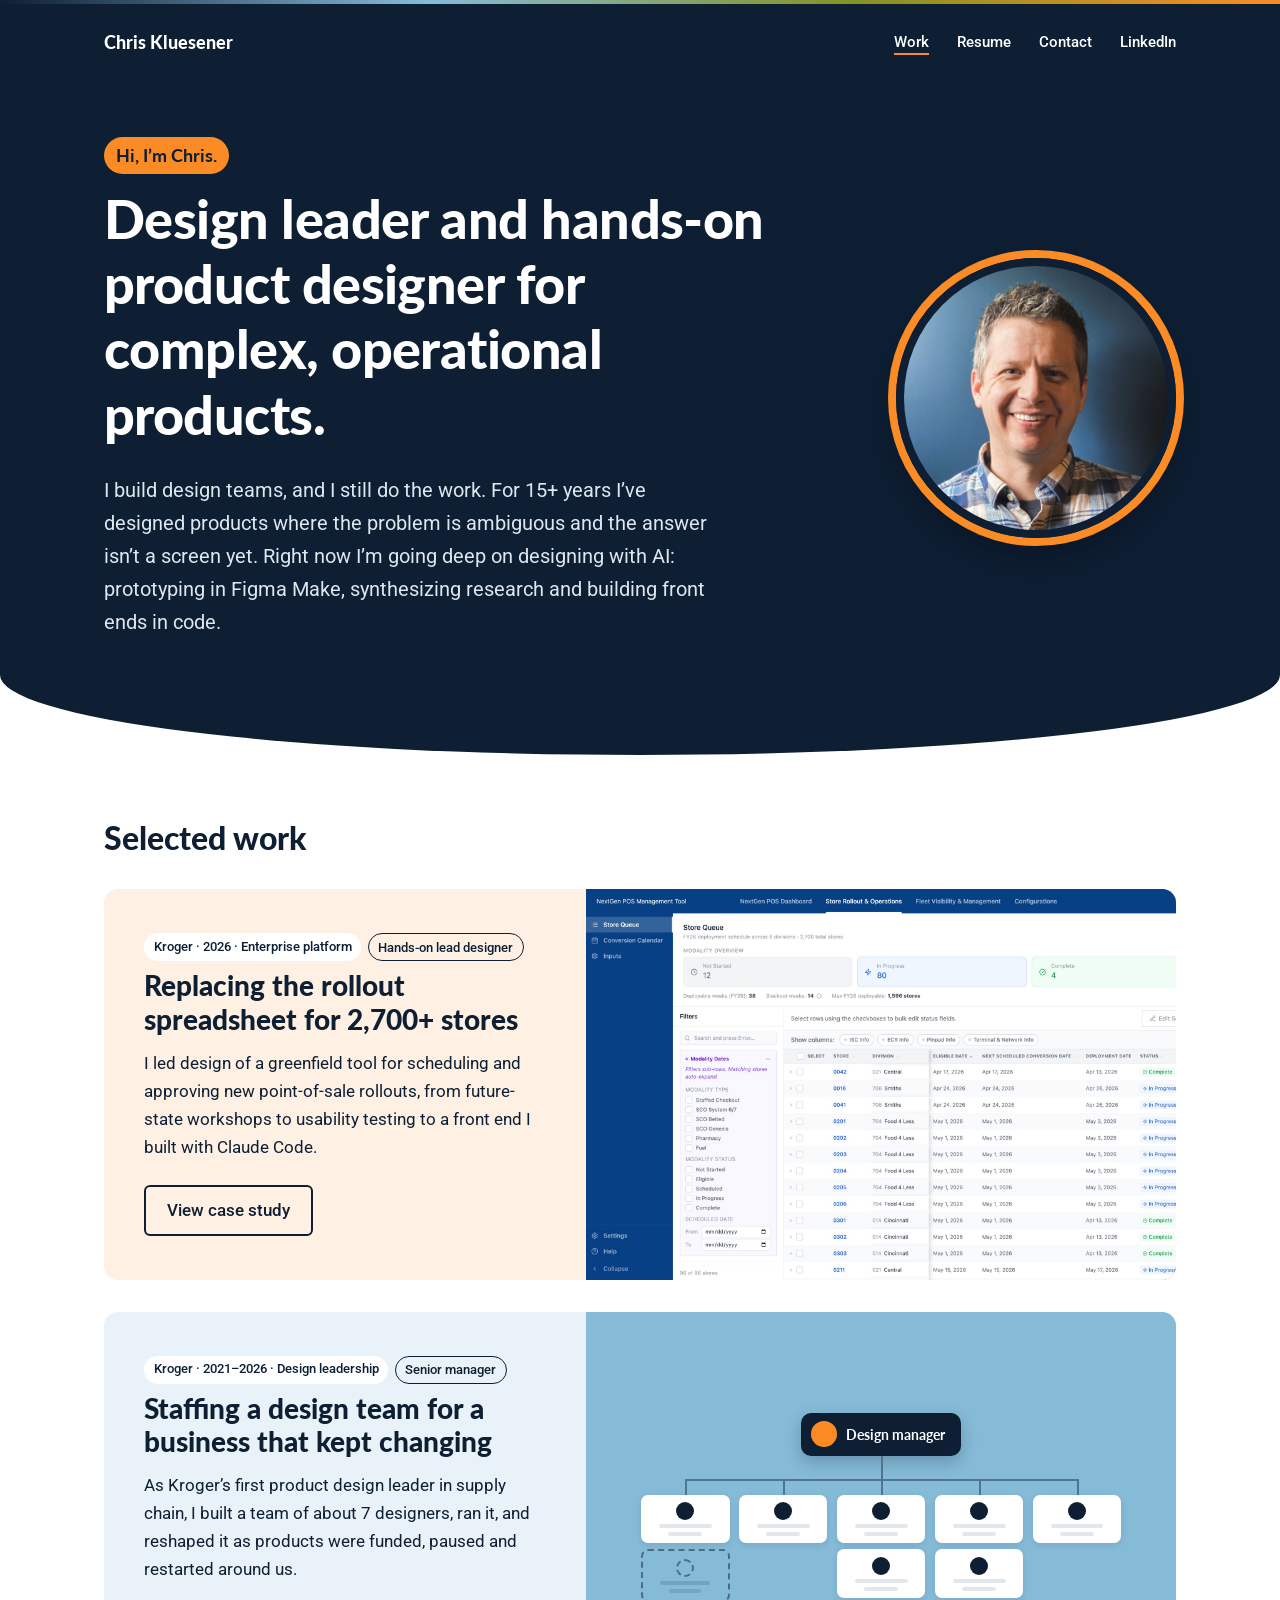
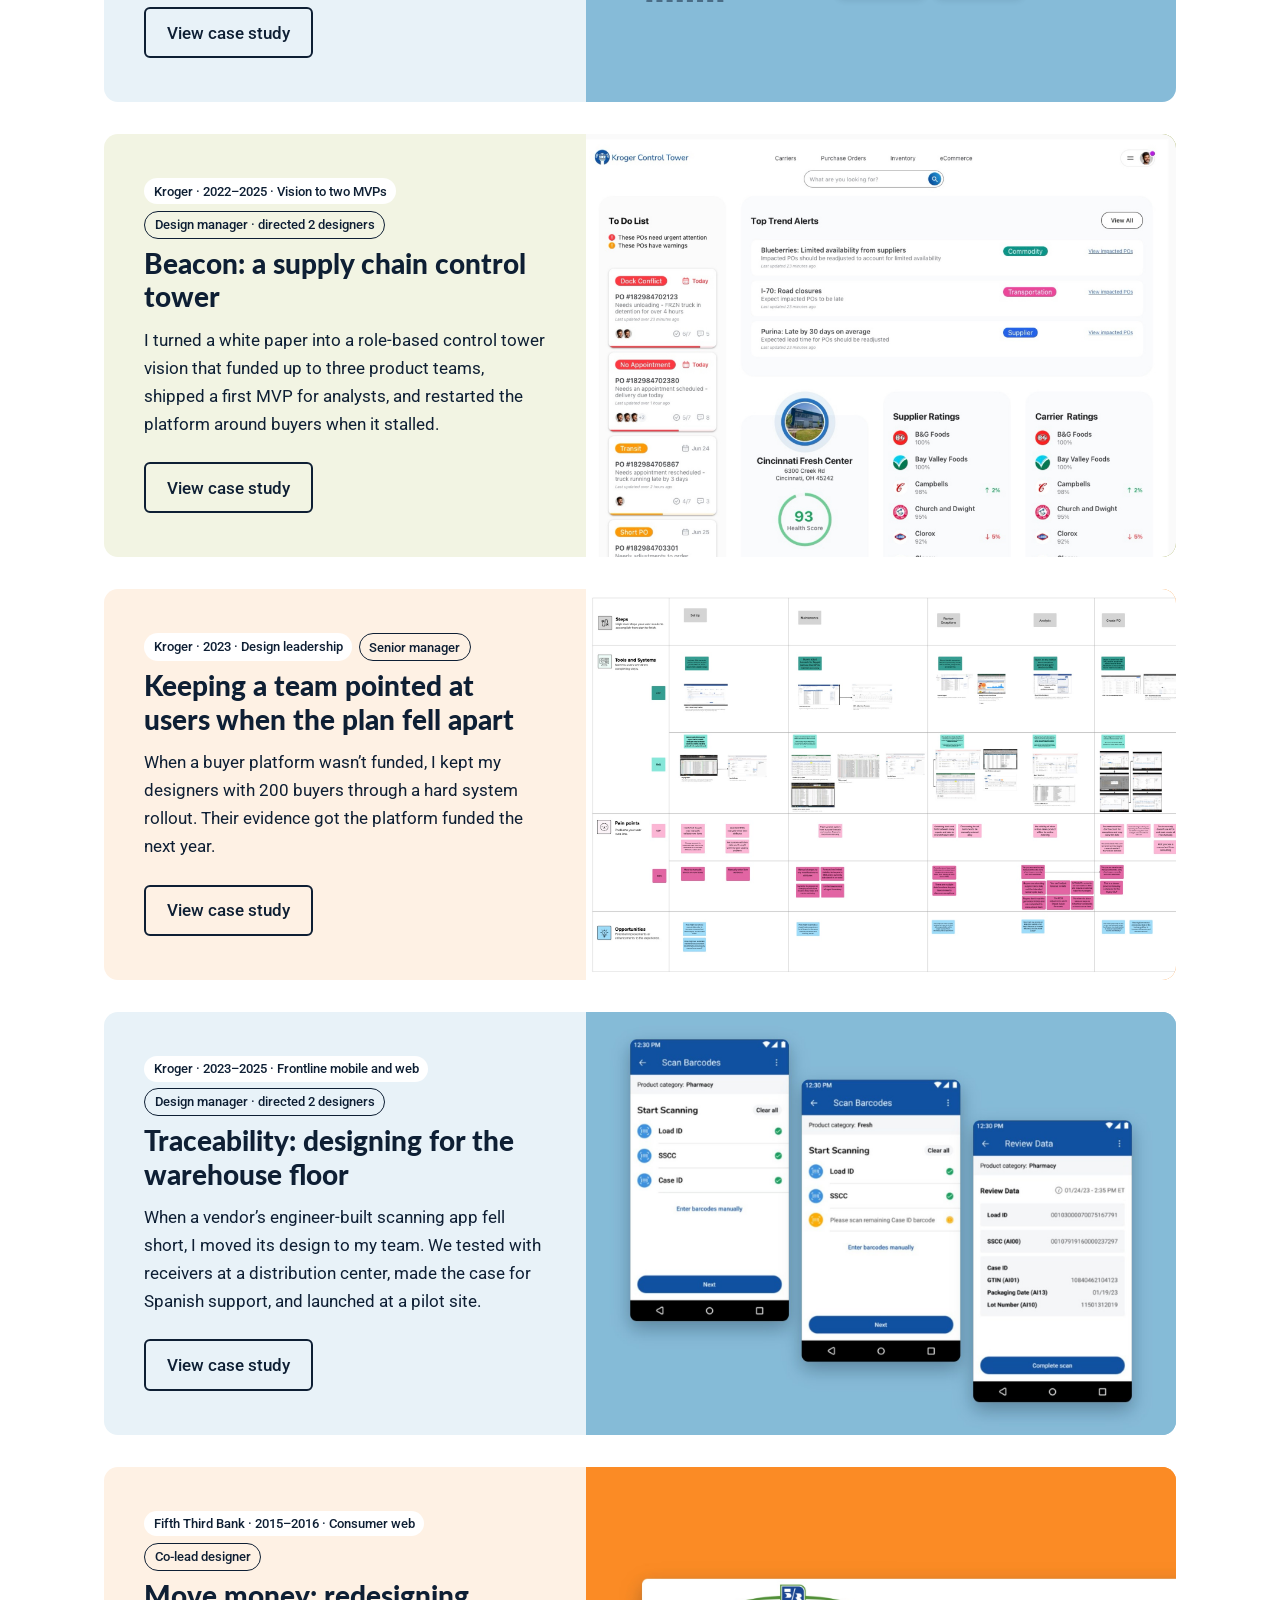
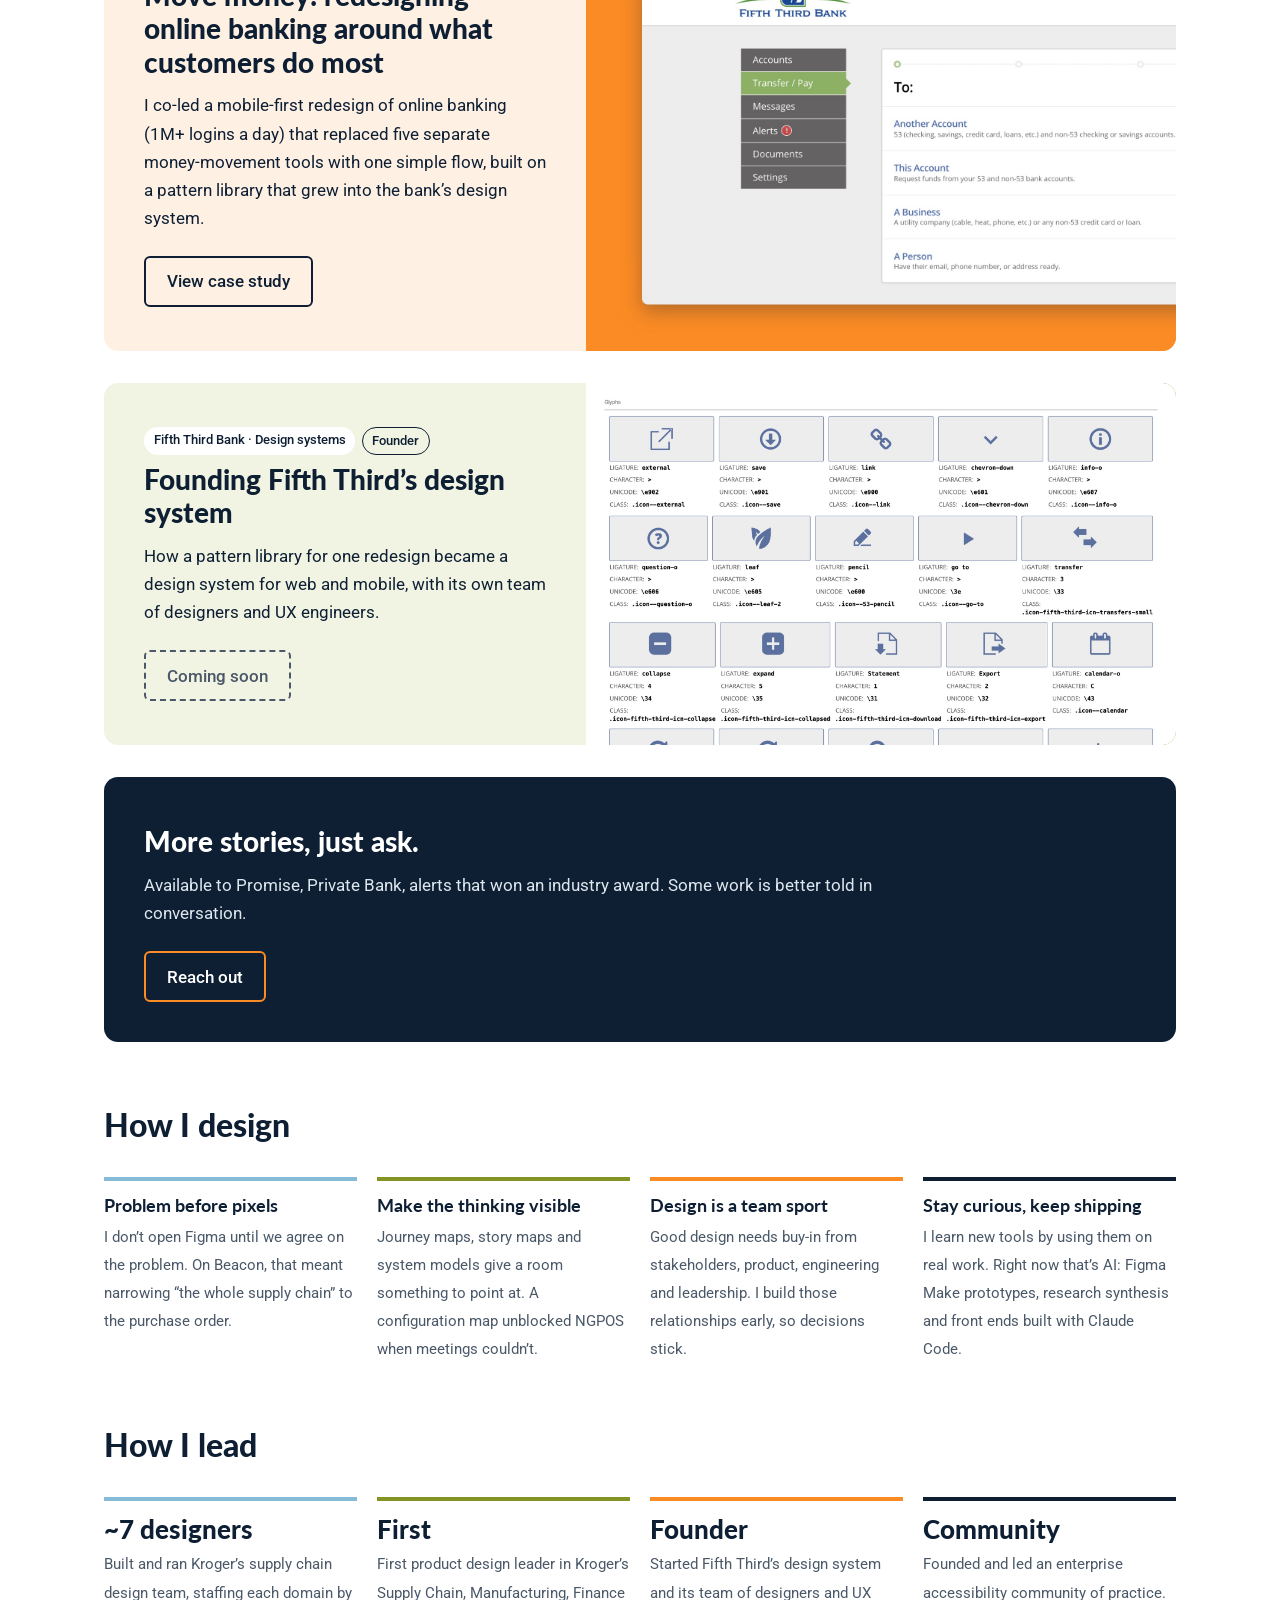
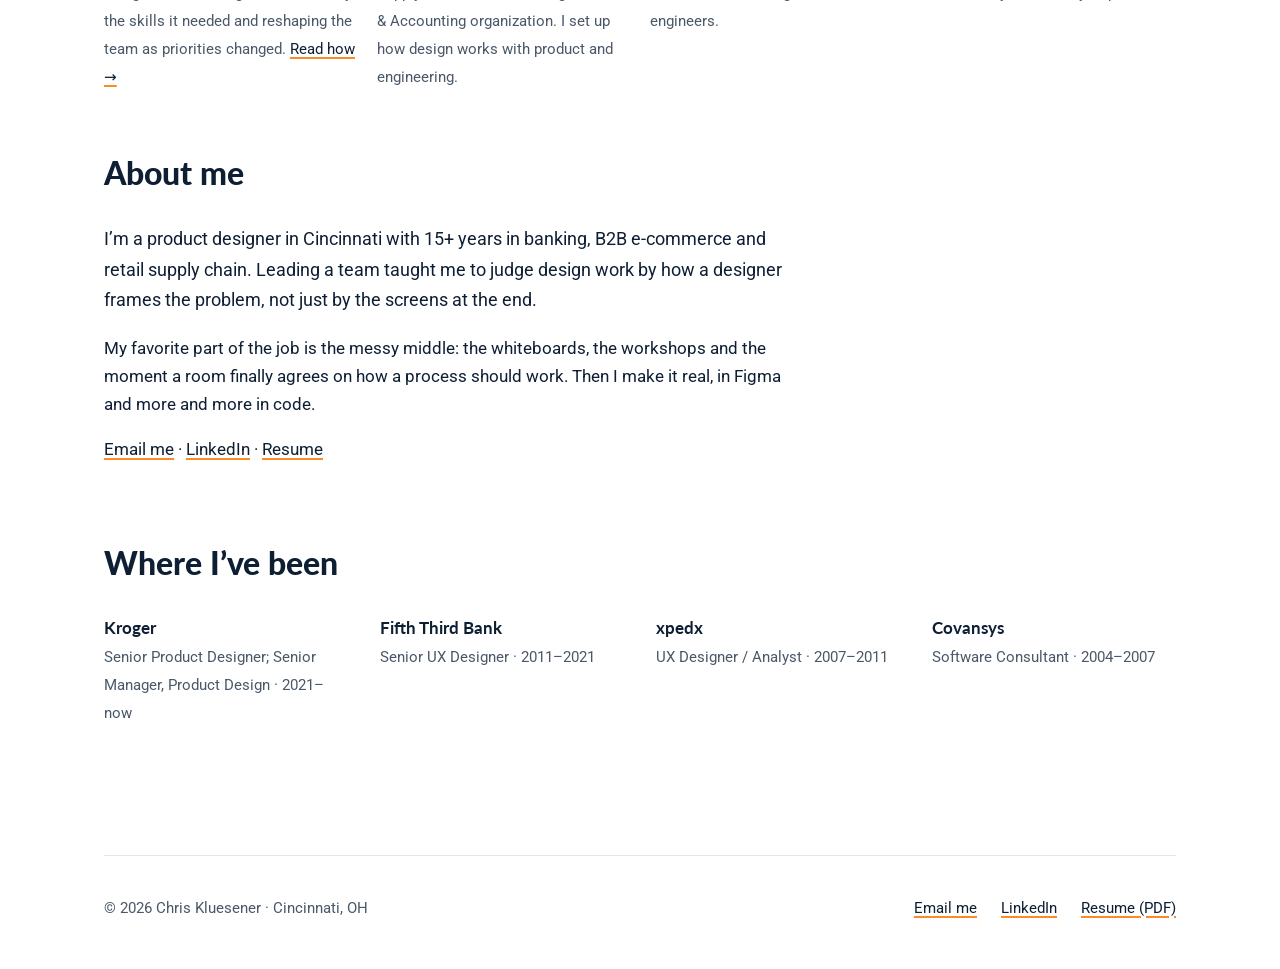
<file: index.html>
<!DOCTYPE html>
<html lang="en">
<head>
  <meta charset="utf-8">
  <meta name="viewport" content="width=device-width, initial-scale=1">
  <title>Chris Kluesener · Design Leader and Product Designer</title>
  <meta name="description" content="Chris Kluesener is a design leader and hands-on product designer for complex, operational products.">
  <link rel="preconnect" href="https://fonts.googleapis.com">
  <link rel="preconnect" href="https://fonts.gstatic.com" crossorigin>
  <link href="https://fonts.googleapis.com/css2?family=Lato:wght@400;700;900&family=Roboto:wght@400;500&display=swap" rel="stylesheet">
  <link rel="stylesheet" href="styles.css">
</head>
<body class="home">
  <a class="skip-link" href="#main">Skip to content</a>

  <div class="wrap">
    <header class="site-header">
      <a class="site-name" href="index.html">Chris Kluesener</a>
      <nav class="site-nav" aria-label="Main">
        <a href="index.html#work" aria-current="page">Work</a>
        <a href="resume.html">Resume</a>
        <a href="mailto:ckluesener@gmail.com">Contact</a>
        <a href="https://www.linkedin.com/in/ckluesener/" rel="noopener" target="_blank">LinkedIn</a>
      </nav>
    </header>

    <main id="main">
      <section class="hero">
        <div class="hero-text">
          <p class="hello">Hi, I’m Chris.</p>
          <h1>Design leader and hands-on product designer for complex, operational products.</h1>
          <p class="lede">I build design teams, and I still do the work. For 15+ years I’ve designed products where the problem is ambiguous and the answer isn’t a screen yet. Right now I’m going deep on designing with AI: prototyping in Figma Make, synthesizing research and building front ends in code.</p>
        </div>
        <img class="hero-photo" src="images/chris-kluesener.jpg" alt="Chris Kluesener, smiling, in a plaid shirt against a dark blue wall." width="320" height="320">
      </section>

      <section id="work" aria-labelledby="work-label">
        <h2 class="section-title" id="work-label">Selected work</h2>
        <ul class="cards">
          <li class="card tone-orange">
            <a class="card-link" href="work/ngpos.html">
                <div class="card-text">
                  <p class="card-tags"><span class="tag">Kroger · 2026 · Enterprise platform</span> <span class="tag role">Hands-on lead designer</span></p>
                  <h3>Replacing the rollout spreadsheet for 2,700+ stores</h3>
                  <p>I led design of a greenfield tool for scheduling and approving new point-of-sale rollouts, from future-state workshops to usability testing to a front end I built with Claude Code.</p>
                  <span class="btn">View case study</span>
                </div>
                <div class="card-media"><img src="images/ngpos/store-queue.jpg" alt="Store Queue screen showing rollout status for stores across divisions"></div>
            </a>
          </li>
          <li class="card tone-sky">
            <a class="card-link" href="work/design-team.html">
                <div class="card-text">
                  <p class="card-tags"><span class="tag">Kroger · 2021–2026 · Design leadership</span> <span class="tag role">Senior manager</span></p>
                  <h3>Staffing a design team for a business that kept changing</h3>
                  <p>As Kroger’s first product design leader in supply chain, I built a team of about 7 designers, ran it, and reshaped it as products were funded, paused and restarted around us.</p>
                  <span class="btn">View case study</span>
                </div>
                <div class="card-media orgchart" role="img" aria-label="Org chart: a design manager leading about seven product designers, plus one open role, grouped across five supply chain domains."><div class="oc-lead"><div class="oc-person oc-me"><i></i><span>Design manager</span></div></div><div class="oc-team"><div class="oc-group"><div class="oc-people"><div class="oc-person"><i></i><b></b><b></b></div><div class="oc-person oc-open"><i></i><b></b><b></b></div></div></div><div class="oc-group"><div class="oc-people"><div class="oc-person"><i></i><b></b><b></b></div></div></div><div class="oc-group"><div class="oc-people"><div class="oc-person"><i></i><b></b><b></b></div><div class="oc-person"><i></i><b></b><b></b></div></div></div><div class="oc-group"><div class="oc-people"><div class="oc-person"><i></i><b></b><b></b></div><div class="oc-person"><i></i><b></b><b></b></div></div></div><div class="oc-group"><div class="oc-people"><div class="oc-person"><i></i><b></b><b></b></div></div></div></div></div>
            </a>
          </li>
          <li class="card tone-olive">
            <a class="card-link" href="work/beacon.html">
                <div class="card-text">
                  <p class="card-tags"><span class="tag">Kroger · 2022–2025 · Vision to two MVPs</span> <span class="tag role">Design manager · directed 2 designers</span></p>
                  <h3>Beacon: a supply chain control tower</h3>
                  <p>I turned a white paper into a role-based control tower vision that funded up to three product teams, shipped a first MVP for analysts, and restarted the platform around buyers when it stalled.</p>
                  <span class="btn">View case study</span>
                </div>
                <div class="card-media"><img src="images/beacon/release1-dashboard.jpg" alt="Control tower proof of concept with a to-do list of problem purchase orders, trend alerts and a facility health score"></div>
            </a>
          </li>
          <li class="card tone-orange">
            <a class="card-link" href="work/rms-adoption.html">
                <div class="card-text">
                  <p class="card-tags"><span class="tag">Kroger · 2023 · Design leadership</span> <span class="tag role">Senior manager</span></p>
                  <h3>Keeping a team pointed at users when the plan fell apart</h3>
                  <p>When a buyer platform wasn’t funded, I kept my designers with 200 buyers through a hard system rollout. Their evidence got the platform funded the next year.</p>
                  <span class="btn">View case study</span>
                </div>
                <div class="card-media"><img src="images/beacon/rms-journey.jpg" alt="Journey map comparing buyers on two ordering systems, with pain points and opportunities on sticky notes"></div>
            </a>
          </li>
          <li class="card tone-sky">
            <a class="card-link" href="work/traceability.html">
                <div class="card-text">
                  <p class="card-tags"><span class="tag">Kroger · 2023–2025 · Frontline mobile and web</span> <span class="tag role">Design manager · directed 2 designers</span></p>
                  <h3>Traceability: designing for the warehouse floor</h3>
                  <p>When a vendor’s engineer-built scanning app fell short, I moved its design to my team. We tested with receivers at a distribution center, made the case for Spanish support, and launched at a pilot site.</p>
                  <span class="btn">View case study</span>
                </div>
                <div class="card-media"><img style="object-position: center" src="images/traceability/card.jpg" alt="Redesigned scanning app screens on Android: a checklist of labels to scan, a partial scan asking for the remaining case label, and a review screen"></div>
            </a>
          </li>
          <li class="card tone-orange">
            <a class="card-link" href="work/fifththird.html">
                <div class="card-text">
                  <p class="card-tags"><span class="tag">Fifth Third Bank · 2015–2016 · Consumer web</span> <span class="tag role">Co-lead designer</span></p>
                  <h3>Move money: redesigning online banking around what customers do most</h3>
                  <p>I co-led a mobile-first redesign of online banking (1M+ logins a day) that replaced five separate money-movement tools with one simple flow, built on a pattern library that grew into the bank’s design system.</p>
                  <span class="btn">View case study</span>
                </div>
                <div class="card-media"><img style="object-position: left center" src="images/fifththird/card.jpg" alt="Fifth Third Move Money flow on desktop and phone, asking where the money is going"></div>
            </a>
          </li>
          <li class="card tone-olive soon">
            <div class="card-link">
                <div class="card-text">
                  <p class="card-tags"><span class="tag">Fifth Third Bank · Design systems</span> <span class="tag role">Founder</span></p>
                  <h3>Founding Fifth Third’s design system</h3>
                  <p>How a pattern library for one redesign became a design system for web and mobile, with its own team of designers and UX engineers.</p>
                  <span class="btn btn-soon">Coming soon</span>
                </div>
                <div class="card-media"><img src="images/fifththird/pattern-lab.jpg" alt="Icon atoms from the Fifth Third pattern library"></div>
            </div>
          </li>
          <li class="card tone-dark">
            <a class="card-link" href="mailto:ckluesener@gmail.com">
                <div class="card-text">
                  <h3>More stories, just ask.</h3>
                  <p>Available to Promise, Private Bank, alerts that won an industry award. Some work is better told in conversation.</p>
                  <span class="btn btn-light">Reach out</span>
                </div>
            </a>
          </li>
        </ul>
      </section>

      <section class="lead" aria-labelledby="design-label">
        <h2 class="section-title" id="design-label">How I design</h2>
        <ul class="lead-list principles">
          <li><b>Problem before pixels</b><span>I don’t open Figma until we agree on the problem. On Beacon, that meant narrowing “the whole supply chain” to the purchase order.</span></li>
          <li><b>Make the thinking visible</b><span>Journey maps, story maps and system models give a room something to point at. A configuration map unblocked NGPOS when meetings couldn’t.</span></li>
          <li><b>Design is a team sport</b><span>Good design needs buy-in from stakeholders, product, engineering and leadership. I build those relationships early, so decisions stick.</span></li>
          <li><b>Stay curious, keep shipping</b><span>I learn new tools by using them on real work. Right now that’s AI: Figma Make prototypes, research synthesis and front ends built with Claude Code.</span></li>
        </ul>
      </section>

      <section class="lead" aria-labelledby="lead-label">
        <h2 class="section-title" id="lead-label">How I lead</h2>
        <ul class="lead-list">
          <li><b>~7 designers</b><span>Built and ran Kroger’s supply chain design team, staffing each domain by the skills it needed and reshaping the team as priorities changed. <a href="work/design-team.html">Read how →</a></span></li>
          <li><b>First</b><span>First product design leader in Kroger’s Supply Chain, Manufacturing, Finance &amp; Accounting organization. I set up how design works with product and engineering.</span></li>
          <li><b>Founder</b><span>Started Fifth Third’s design system and its team of designers and UX engineers.</span></li>
          <li><b>Community</b><span>Founded and led an enterprise accessibility community of practice.</span></li>
        </ul>
      </section>

      <section class="about" aria-labelledby="about-label">
        <h2 class="section-title" id="about-label">About me</h2>
        <div class="about-grid">
          <div class="about-text">
            <p>I’m a product designer in Cincinnati with 15+ years in banking, B2B e-commerce and retail supply chain. Leading a team taught me to judge design work by how a designer frames the problem, not just by the screens at the end.</p>
            <p>My favorite part of the job is the messy middle: the whiteboards, the workshops and the moment a room finally agrees on how a process should work. Then I make it real, in Figma and more and more in code.</p>
            <p><a href="mailto:ckluesener@gmail.com">Email me</a> · <a href="https://www.linkedin.com/in/ckluesener/" rel="noopener" target="_blank">LinkedIn</a> · <a href="resume.html">Resume</a></p>
          </div>
        </div>
      </section>

      <section class="where" aria-labelledby="where-label">
        <h2 class="section-title" id="where-label">Where I’ve been</h2>
        <ul>
          <li><strong>Kroger</strong><span>Senior Product Designer; Senior Manager, Product Design · 2021–now</span></li>
          <li><strong>Fifth Third Bank</strong><span>Senior UX Designer · 2011–2021</span></li>
          <li><strong>xpedx</strong><span>UX Designer / Analyst · 2007–2011</span></li>
          <li><strong>Covansys</strong><span>Software Consultant · 2004–2007</span></li>
        </ul>
      </section>
    </main>

    <footer class="site-footer">
      <span>© 2026 Chris Kluesener · Cincinnati, OH</span>
      <nav aria-label="Footer">
        <a href="mailto:ckluesener@gmail.com">Email me</a>
        <a href="https://www.linkedin.com/in/ckluesener/" rel="noopener" target="_blank">LinkedIn</a>
        <a href="files/chris-kluesener-resume.pdf" download>Resume (PDF)</a>
      </nav>
    </footer>
  </div>
</body>
</html>
</file>
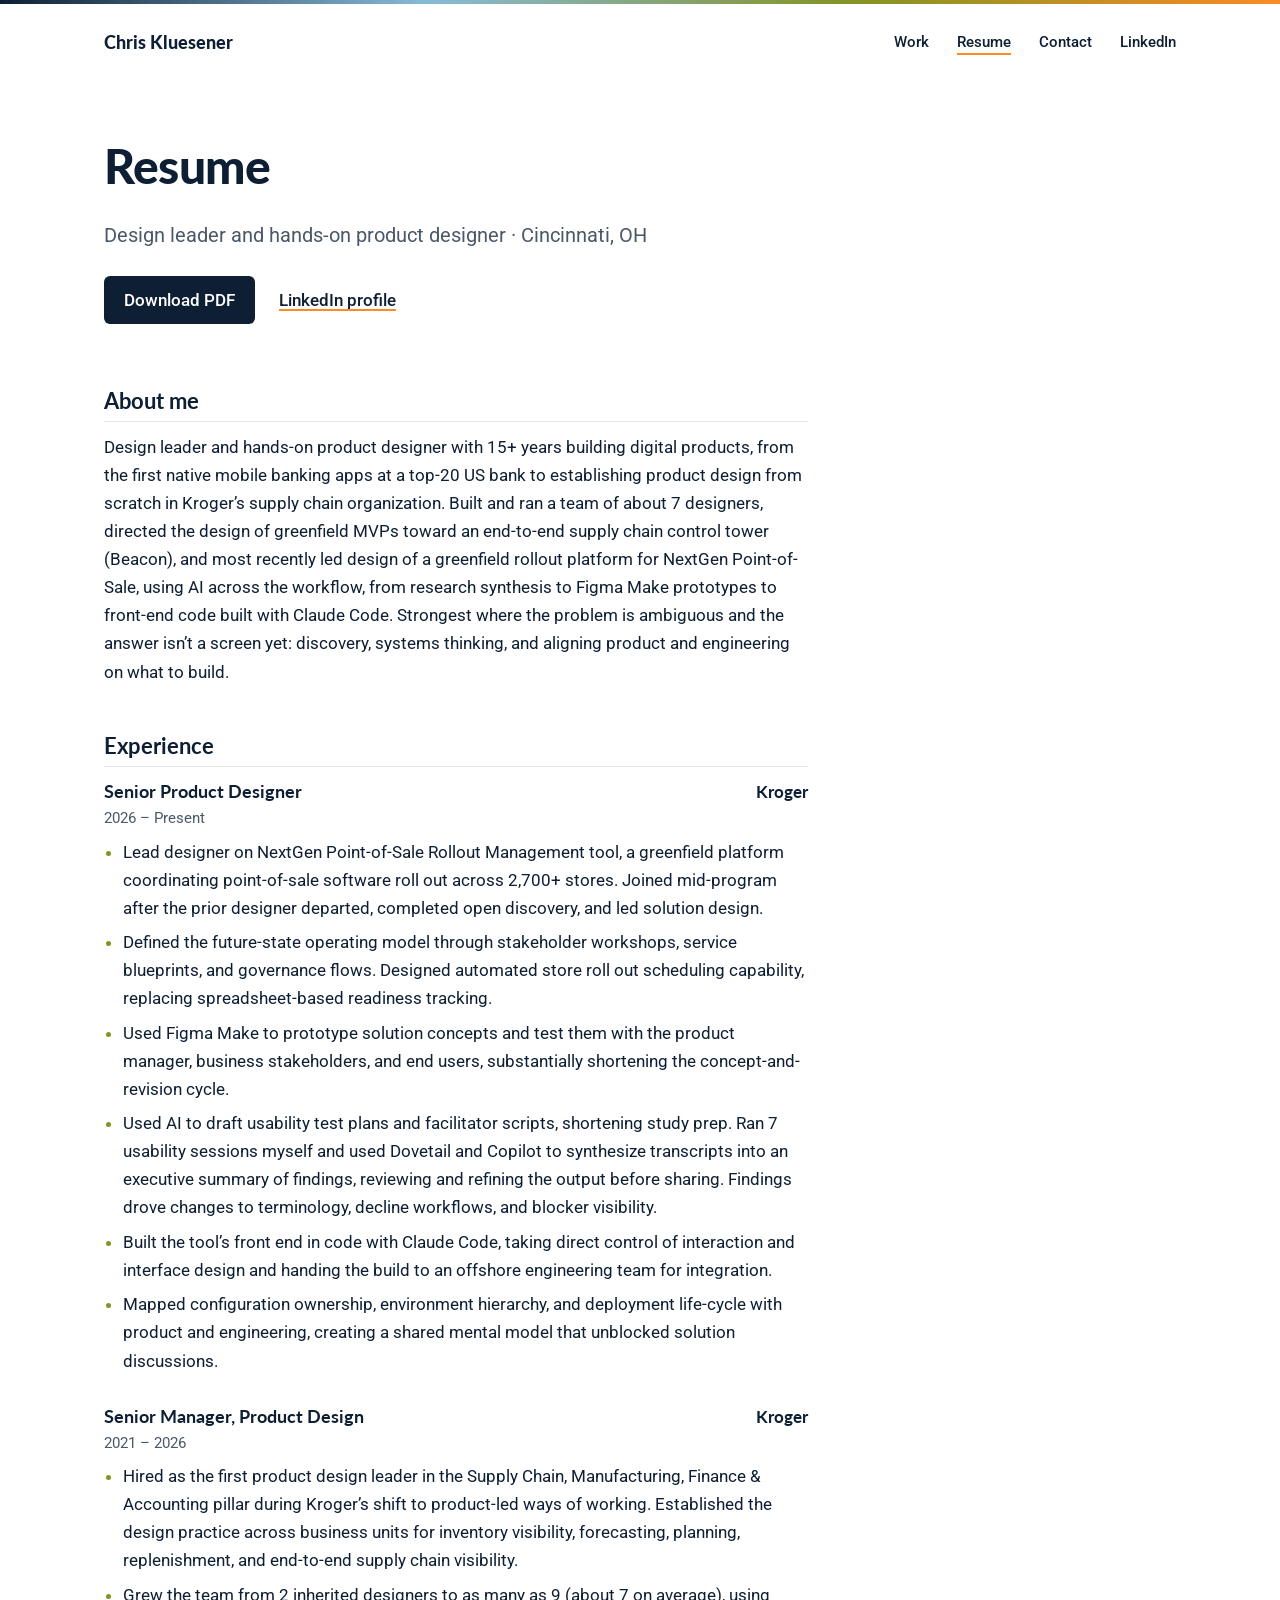
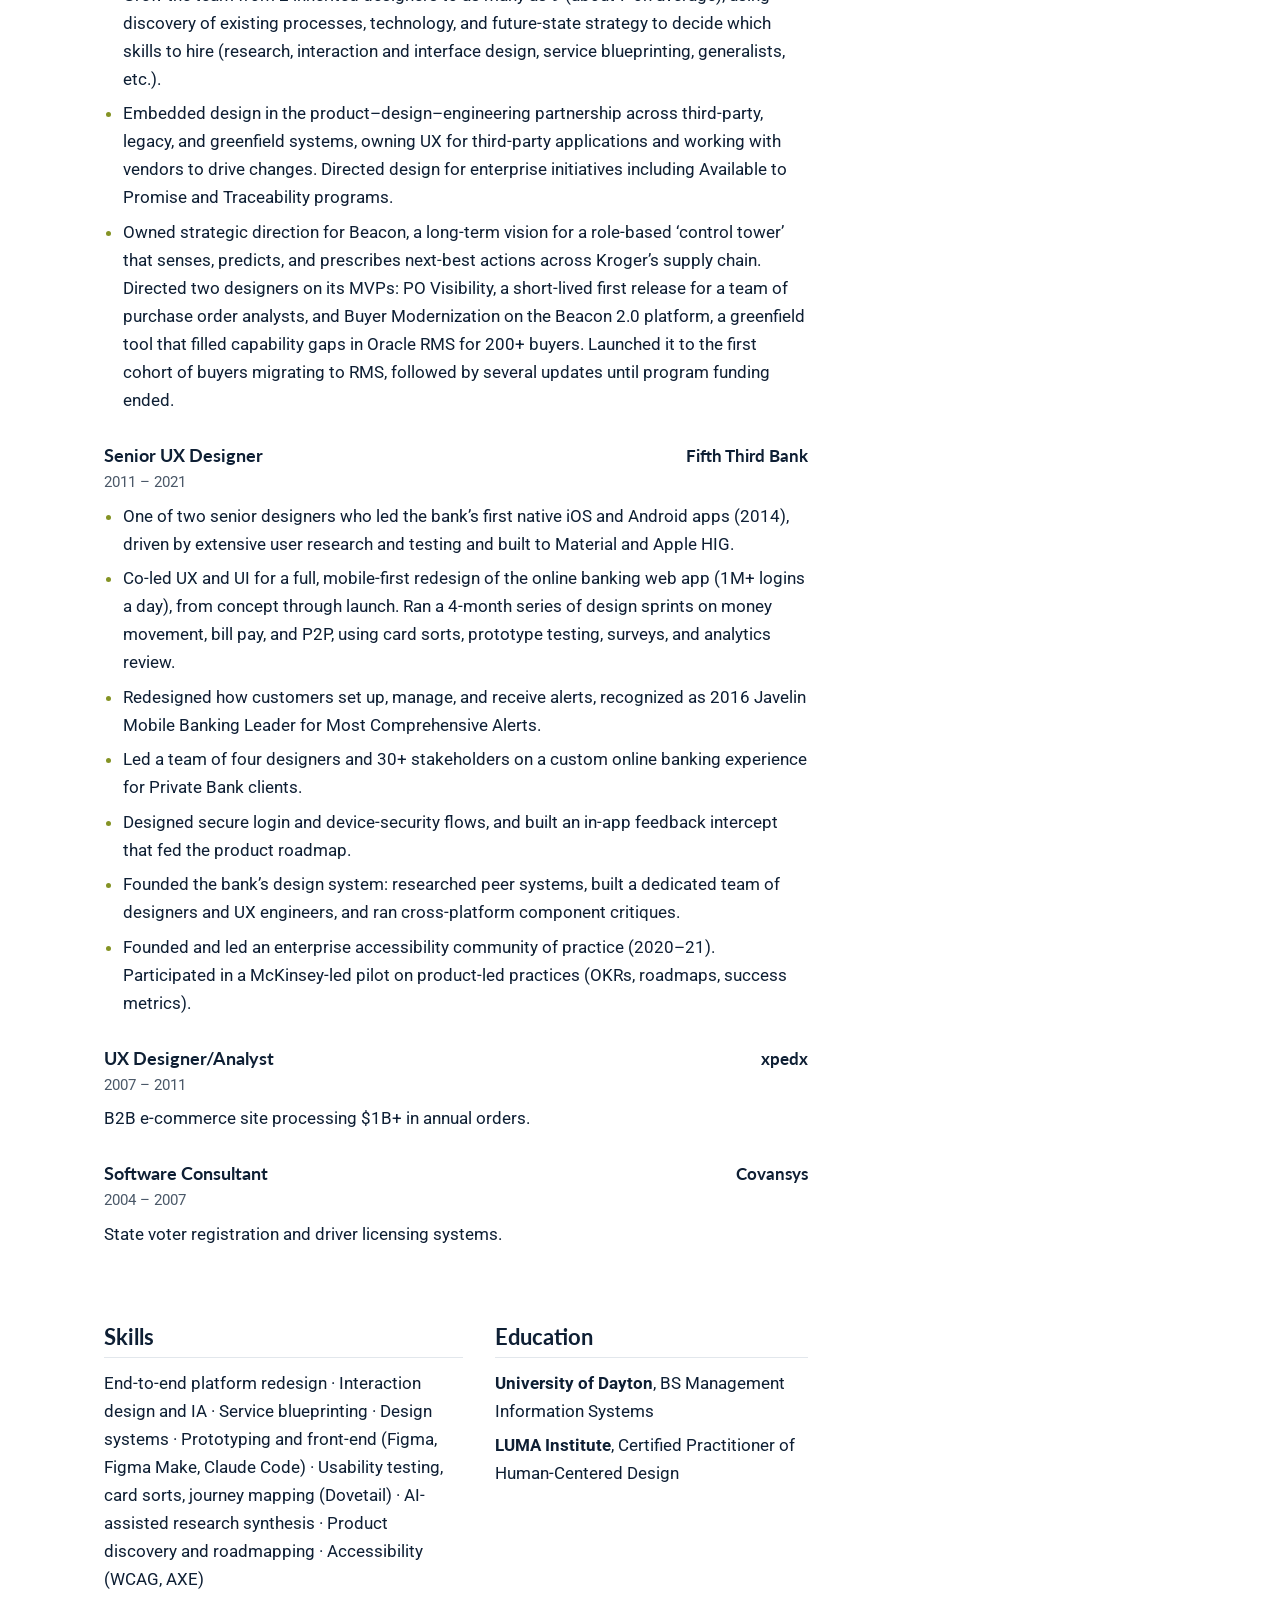
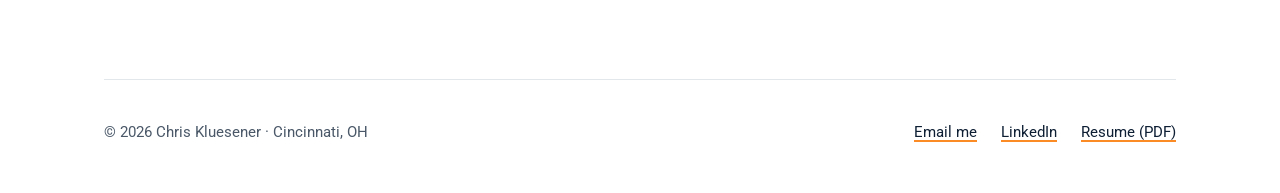
<file: resume.html>
<!DOCTYPE html>
<html lang="en">
<head>
  <meta charset="utf-8">
  <meta name="viewport" content="width=device-width, initial-scale=1">
  <title>Resume · Chris Kluesener</title>
  <meta name="description" content="Resume of Chris Kluesener, design leader and hands-on product designer in Cincinnati, OH.">
  <link rel="preconnect" href="https://fonts.googleapis.com">
  <link rel="preconnect" href="https://fonts.gstatic.com" crossorigin>
  <link href="https://fonts.googleapis.com/css2?family=Lato:wght@400;700;900&family=Roboto:wght@400;500&display=swap" rel="stylesheet">
  <link rel="stylesheet" href="styles.css">
</head>
<body>
  <a class="skip-link" href="#main">Skip to content</a>

  <div class="wrap">
    <header class="site-header">
      <a class="site-name" href="index.html">Chris Kluesener</a>
      <nav class="site-nav" aria-label="Main">
        <a href="index.html#work">Work</a>
        <a href="resume.html" aria-current="page">Resume</a>
        <a href="mailto:ckluesener@gmail.com">Contact</a>
        <a href="https://www.linkedin.com/in/ckluesener/" rel="noopener" target="_blank">LinkedIn</a>
      </nav>
    </header>

    <main id="main" class="resume text">
      <header class="resume-head">
        <h1>Resume</h1>
        <p class="lede">Design leader and hands-on product designer · Cincinnati, OH</p>
        <a class="button" href="files/chris-kluesener-resume.pdf" download>Download PDF</a> <a class="button-link" href="https://www.linkedin.com/in/ckluesener/" rel="noopener" target="_blank">LinkedIn profile</a>
      </header>

      <h2>About me</h2>
  <p>Design leader and hands-on product designer with 15+ years building digital products, from the first native mobile banking apps at a top-20 US bank to establishing product design from scratch in Kroger’s supply chain organization. Built and ran a team of about 7 designers, directed the design of greenfield MVPs toward an end-to-end supply chain control tower (Beacon), and most recently led design of a greenfield rollout platform for NextGen Point-of-Sale, using AI across the workflow, from research synthesis to Figma Make prototypes to front-end code built with Claude Code. Strongest where the problem is ambiguous and the answer isn’t a screen yet: discovery, systems thinking, and aligning product and engineering on what to build.</p>

  <h2>Experience</h2>

  <div class="job">
    <div class="job-head"><h3>Senior Product Designer</h3><span class="org">Kroger</span></div>
    <div class="dates">2026 – Present</div>
    <ul>
      <li>Lead designer on NextGen Point-of-Sale Rollout Management tool, a greenfield platform coordinating point-of-sale software roll out across 2,700+ stores. Joined mid-program after the prior designer departed, completed open discovery, and led solution design.</li>
      <li>Defined the future-state operating model through stakeholder workshops, service blueprints, and governance flows. Designed automated store roll out scheduling capability, replacing spreadsheet-based readiness tracking.</li>
      <li>Used Figma Make to prototype solution concepts and test them with the product manager, business stakeholders, and end users, substantially shortening the concept-and-revision cycle.</li>
      <li>Used AI to draft usability test plans and facilitator scripts, shortening study prep. Ran 7 usability sessions myself and used Dovetail and Copilot to synthesize transcripts into an executive summary of findings, reviewing and refining the output before sharing. Findings drove changes to terminology, decline workflows, and blocker visibility.</li>
      <li>Built the tool’s front end in code with Claude Code, taking direct control of interaction and interface design and handing the build to an offshore engineering team for integration.</li>
      <li>Mapped configuration ownership, environment hierarchy, and deployment life-cycle with product and engineering, creating a shared mental model that unblocked solution discussions.</li>
    </ul>
  </div>

  <div class="job">
    <div class="job-head"><h3>Senior Manager, Product Design</h3><span class="org">Kroger</span></div>
    <div class="dates">2021 – 2026</div>
    <ul>
      <li>Hired as the first product design leader in the Supply Chain, Manufacturing, Finance &amp; Accounting pillar during Kroger’s shift to product-led ways of working. Established the design practice across business units for inventory visibility, forecasting, planning, replenishment, and end-to-end supply chain visibility.</li>
      <li>Grew the team from 2 inherited designers to as many as 9 (about 7 on average), using discovery of existing processes, technology, and future-state strategy to decide which skills to hire (research, interaction and interface design, service blueprinting, generalists, etc.).</li>
      <li>Embedded design in the product–design–engineering partnership across third-party, legacy, and greenfield systems, owning UX for third-party applications and working with vendors to drive changes. Directed design for enterprise initiatives including Available to Promise and Traceability programs.</li>
      <li>Owned strategic direction for Beacon, a long-term vision for a role-based ‘control tower’ that senses, predicts, and prescribes next-best actions across Kroger’s supply chain. Directed two designers on its MVPs: PO Visibility, a short-lived first release for a team of purchase order analysts, and Buyer Modernization on the Beacon 2.0 platform, a greenfield tool that filled capability gaps in Oracle RMS for 200+ buyers. Launched it to the first cohort of buyers migrating to RMS, followed by several updates until program funding ended.</li>
    </ul>
  </div>

  <div class="job">
    <div class="job-head"><h3>Senior UX Designer</h3><span class="org">Fifth Third Bank</span></div>
    <div class="dates">2011 – 2021</div>
    <ul>
      <li>One of two senior designers who led the bank’s first native iOS and Android apps (2014), driven by extensive user research and testing and built to Material and Apple HIG.</li>
      <li>Co-led UX and UI for a full, mobile-first redesign of the online banking web app (1M+ logins a day), from concept through launch. Ran a 4-month series of design sprints on money movement, bill pay, and P2P, using card sorts, prototype testing, surveys, and analytics review.</li>
      <li>Redesigned how customers set up, manage, and receive alerts, recognized as 2016 Javelin Mobile Banking Leader for Most Comprehensive Alerts.</li>
      <li>Led a team of four designers and 30+ stakeholders on a custom online banking experience for Private Bank clients.</li>
      <li>Designed secure login and device-security flows, and built an in-app feedback intercept that fed the product roadmap.</li>
      <li>Founded the bank’s design system: researched peer systems, built a dedicated team of designers and UX engineers, and ran cross-platform component critiques.</li>
      <li>Founded and led an enterprise accessibility community of practice (2020–21). Participated in a McKinsey-led pilot on product-led practices (OKRs, roadmaps, success metrics).</li>
    </ul>
  </div>

  <div class="job">
    <div class="job-head"><h3>UX Designer/Analyst</h3><span class="org">xpedx</span></div>
    <div class="dates">2007 – 2011</div>
    <p>B2B e-commerce site processing $1B+ in annual orders.</p>
  </div>

  <div class="job">
    <div class="job-head"><h3>Software Consultant</h3><span class="org">Covansys</span></div>
    <div class="dates">2004 – 2007</div>
    <p>State voter registration and driver licensing systems.</p>
  </div>

      <div class="resume-extra">
    <div>
      <h2>Skills</h2>
      <p>End-to-end platform redesign · Interaction design and IA · Service blueprinting · Design systems · Prototyping and front-end (Figma, Figma Make, Claude Code) · Usability testing, card sorts, journey mapping (Dovetail) · AI-assisted research synthesis · Product discovery and roadmapping · Accessibility (WCAG, AXE)</p>
    </div>
    <div>
      <h2>Education</h2>
      <p><b>University of Dayton</b>, BS Management Information Systems</p>
      <p><b>LUMA Institute</b>, Certified Practitioner of Human-Centered Design</p>
    </div>
      </div>
    </main>

    <footer class="site-footer">
      <span>© 2026 Chris Kluesener · Cincinnati, OH</span>
      <nav aria-label="Footer">
        <a href="mailto:ckluesener@gmail.com">Email me</a>
        <a href="https://www.linkedin.com/in/ckluesener/" rel="noopener" target="_blank">LinkedIn</a>
        <a href="files/chris-kluesener-resume.pdf" download>Resume (PDF)</a>
      </nav>
    </footer>
  </div>
</body>
</html>
</file>
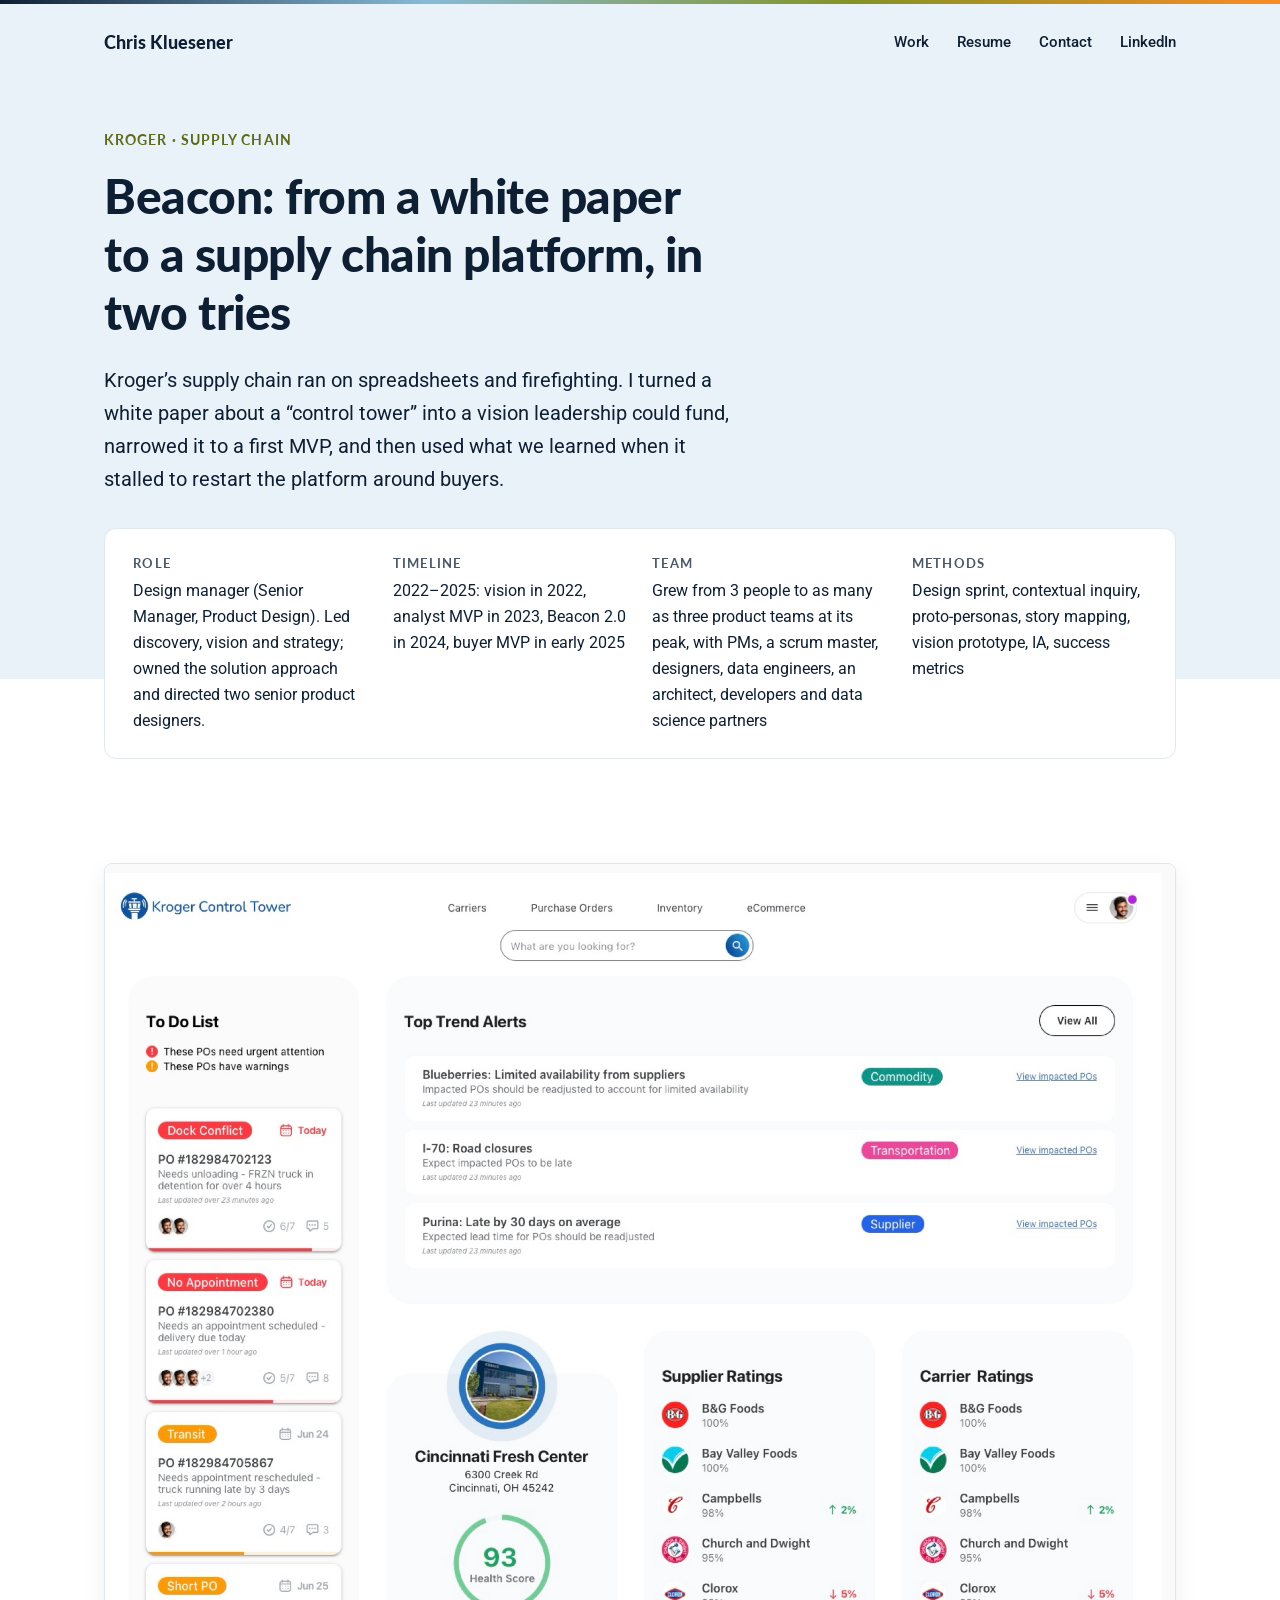
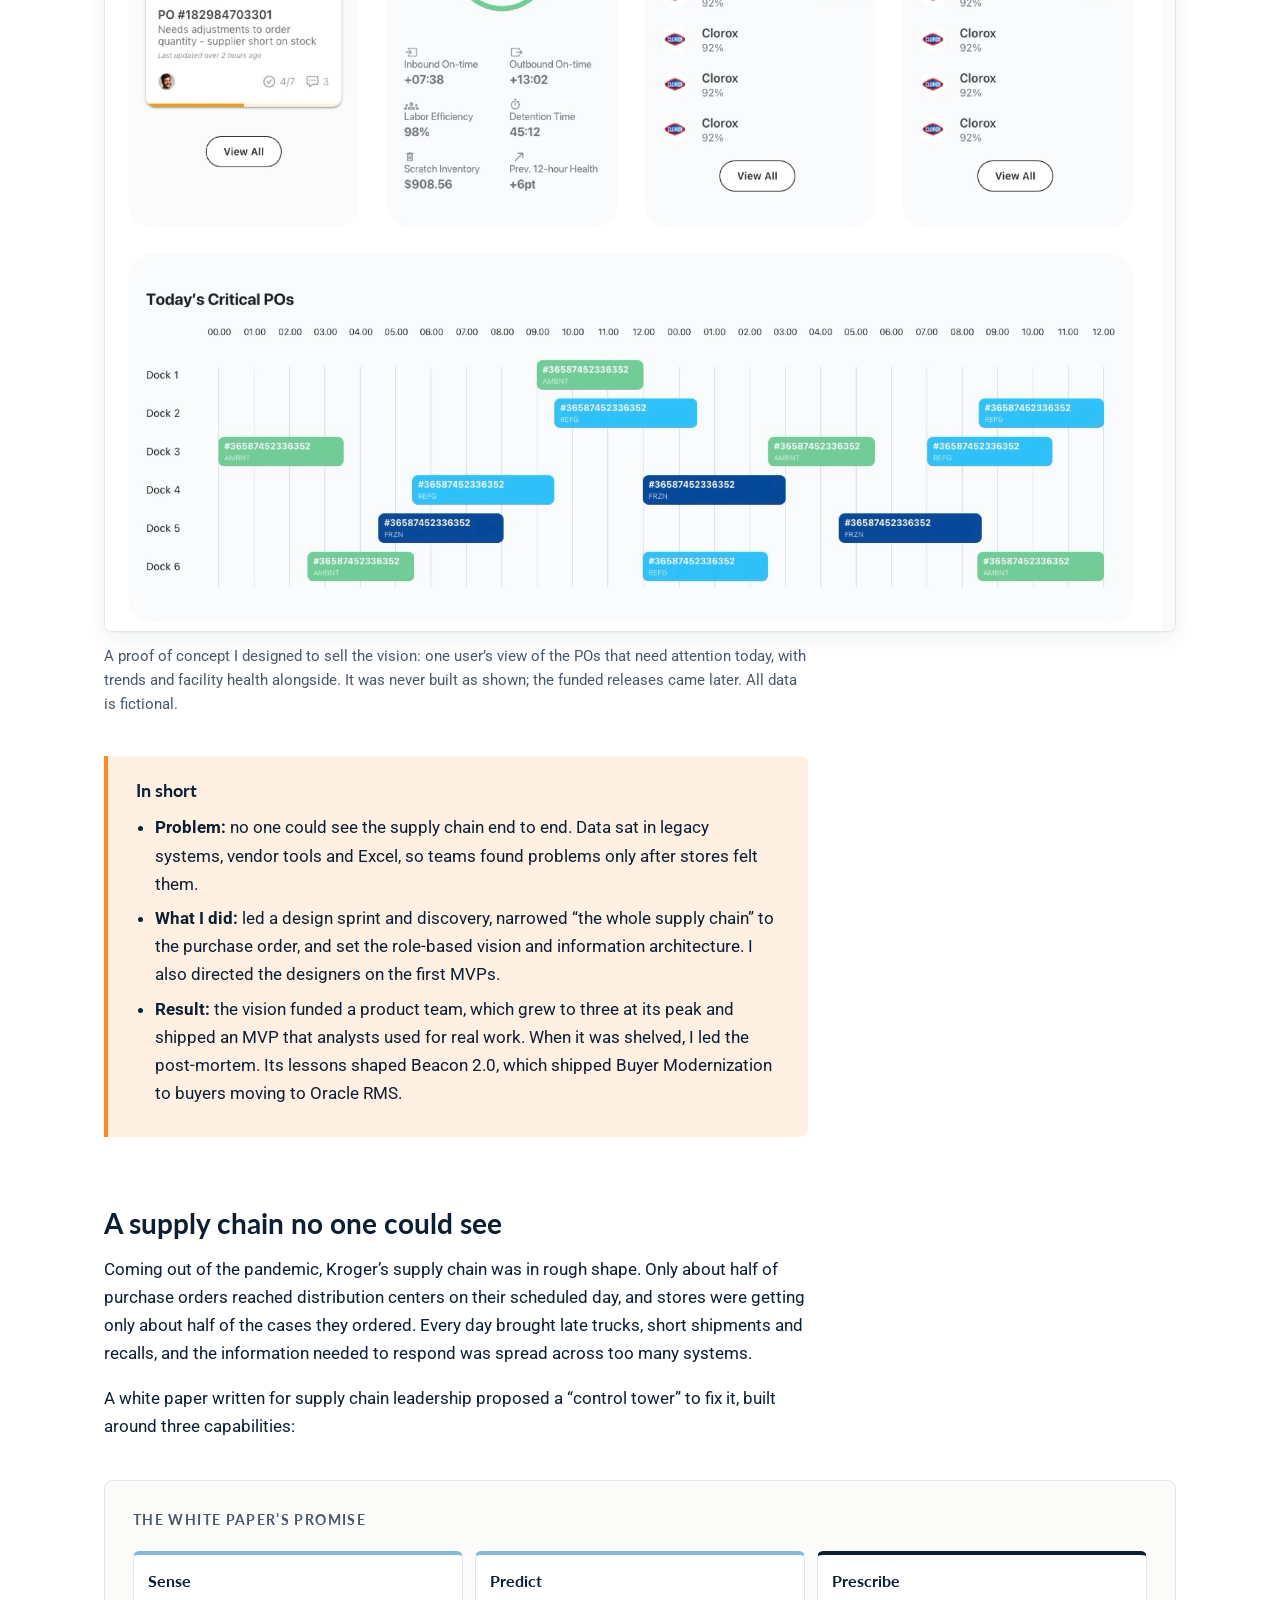
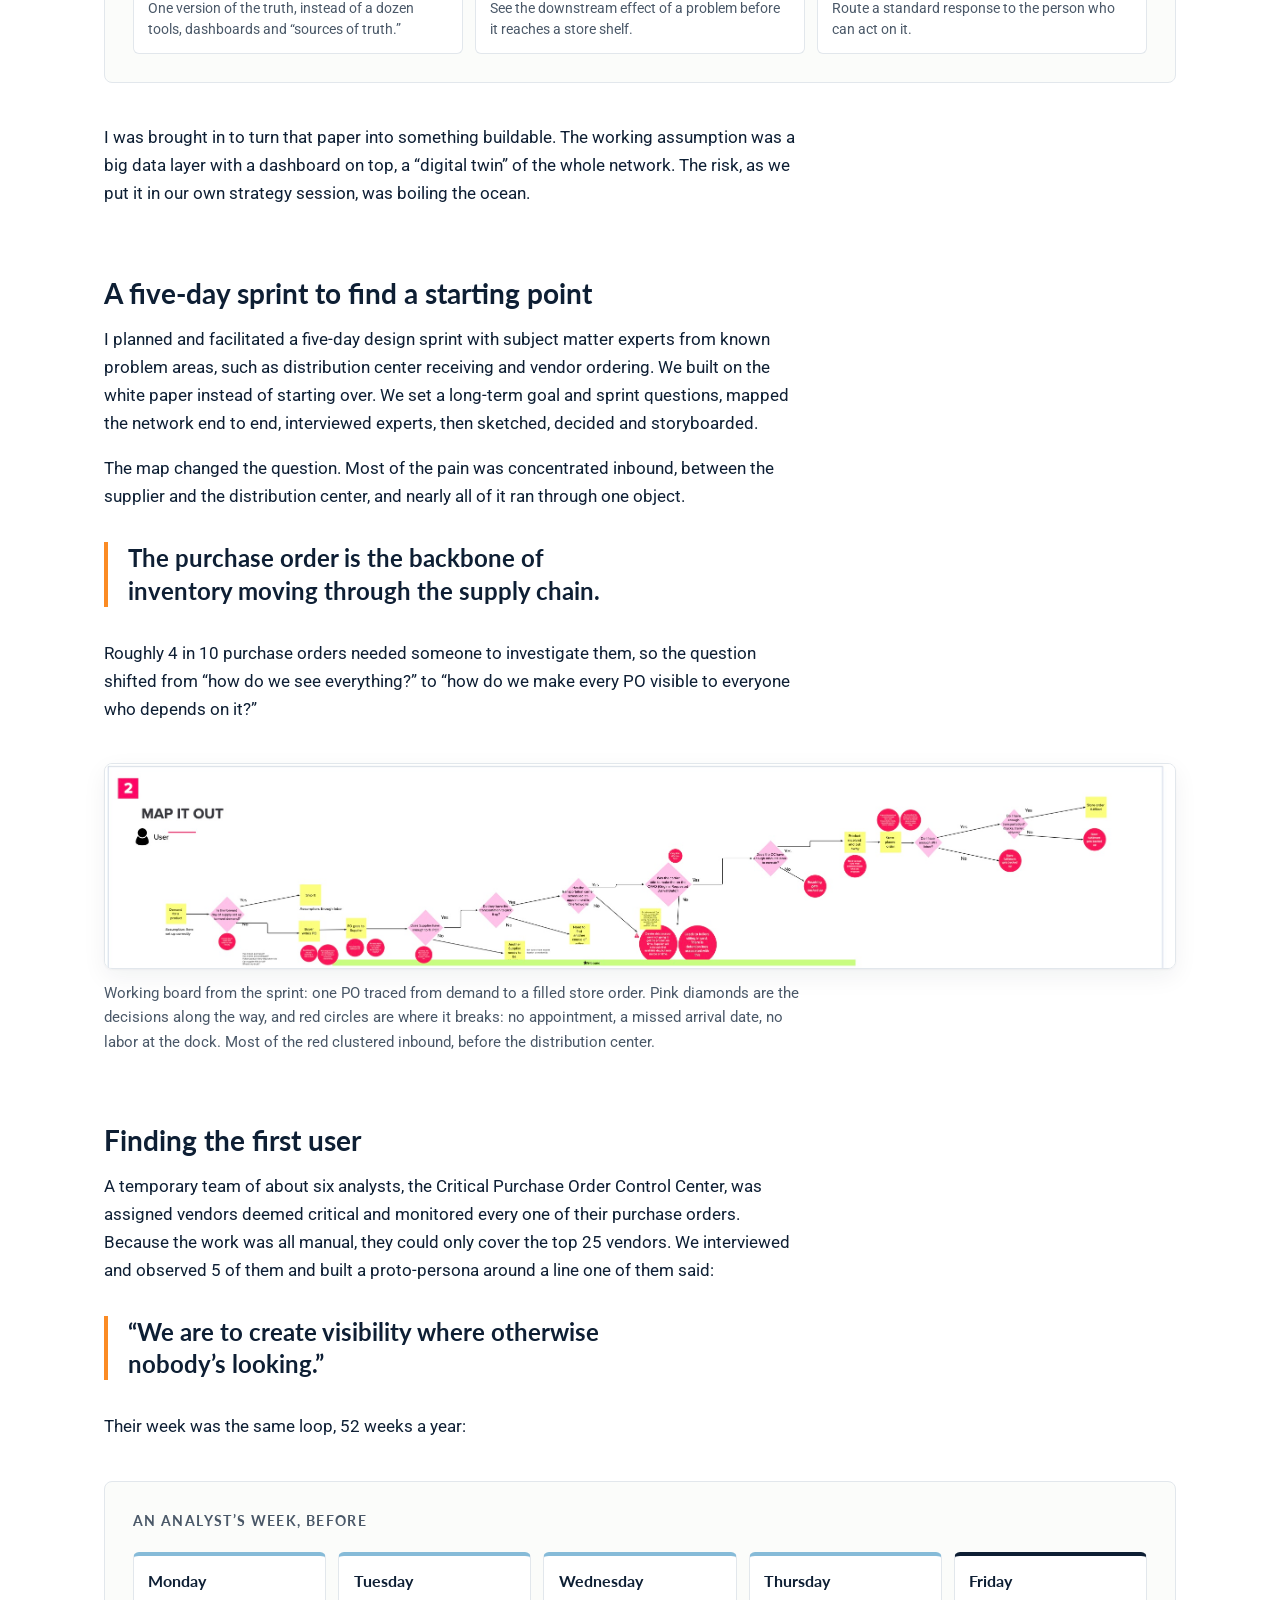
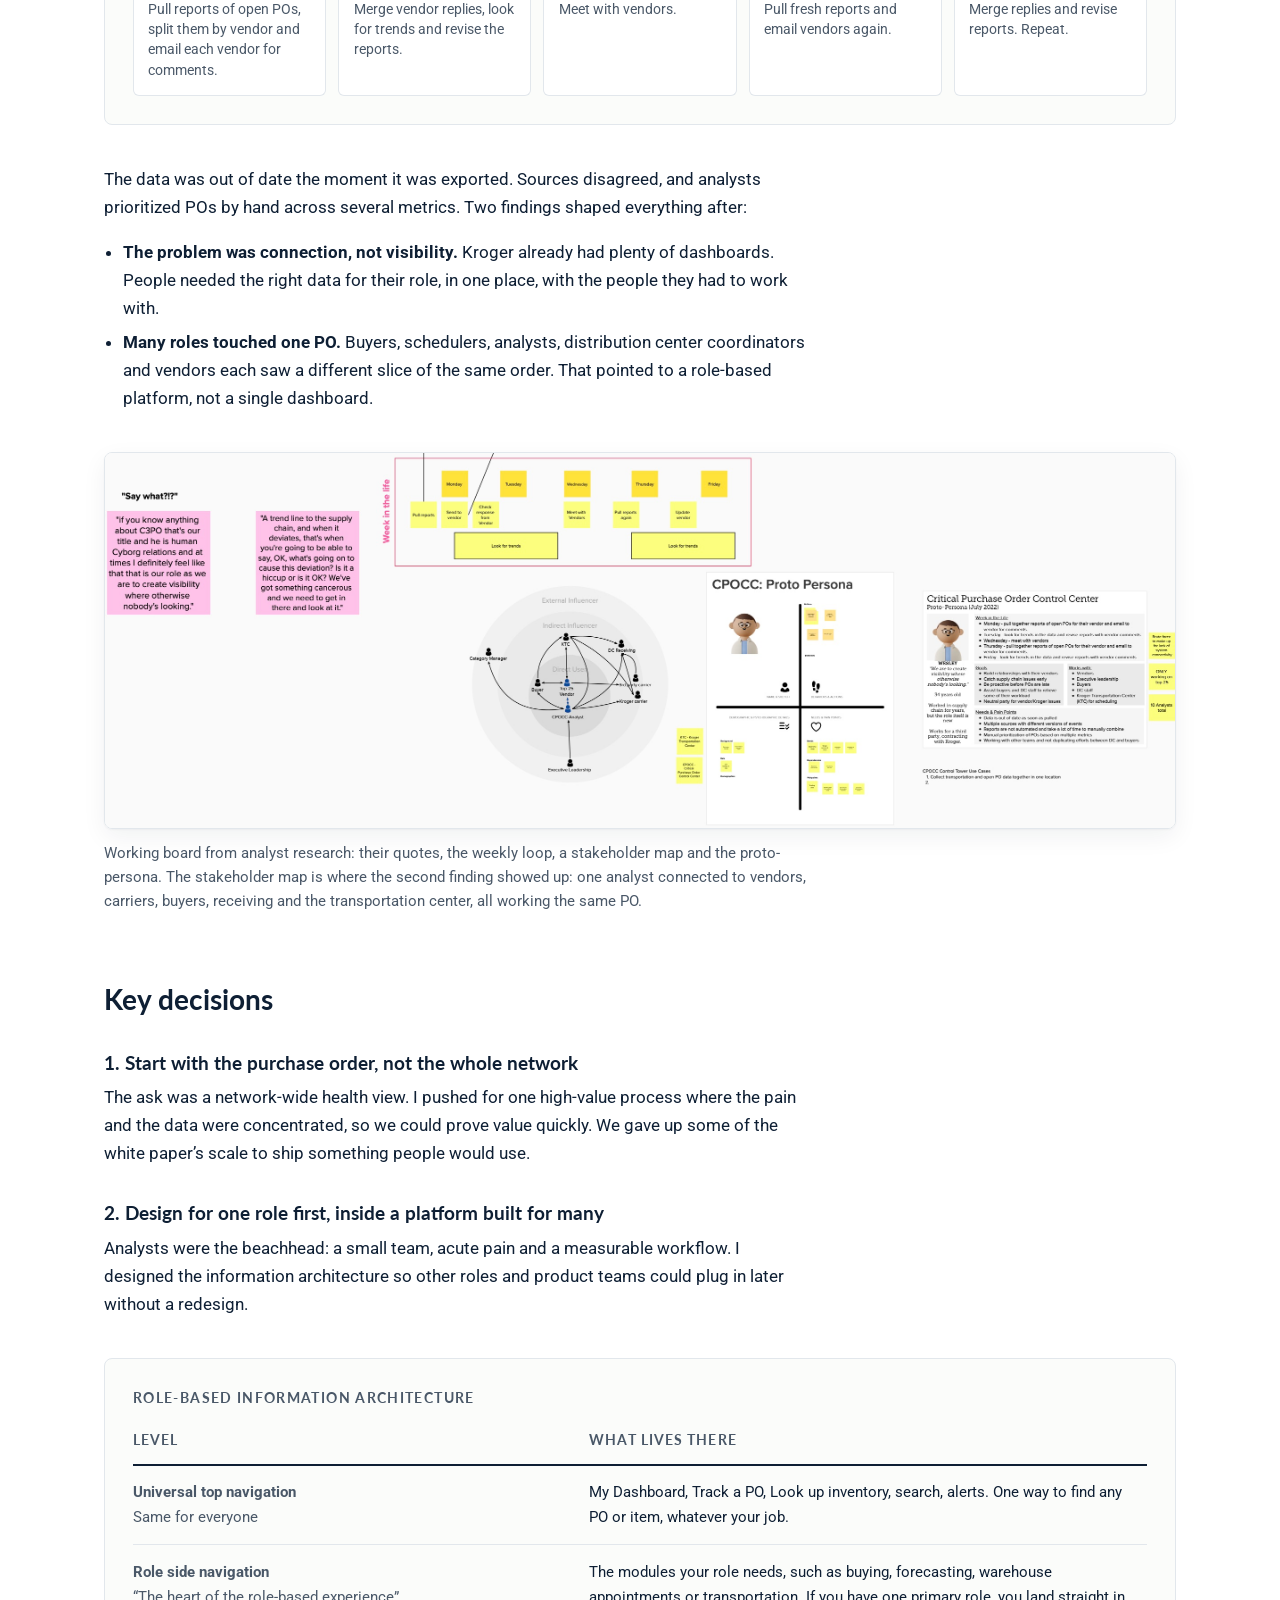
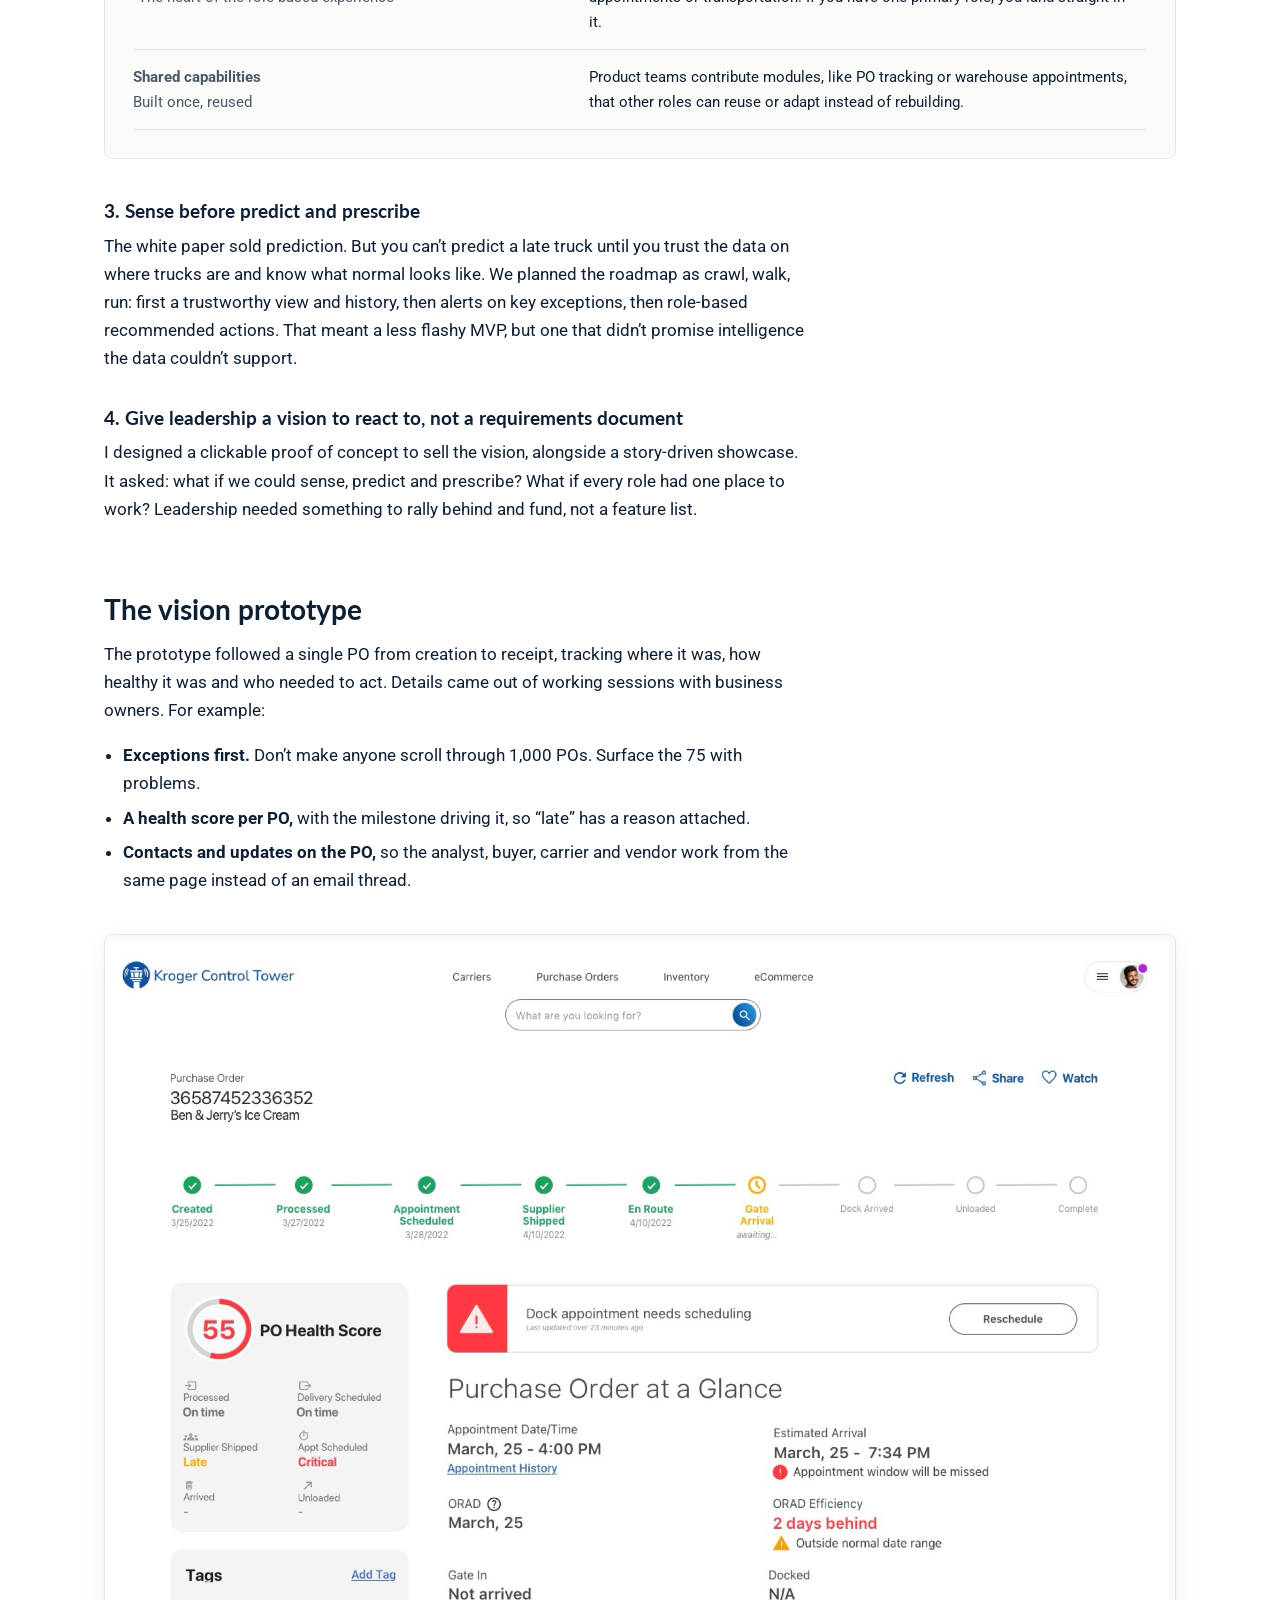
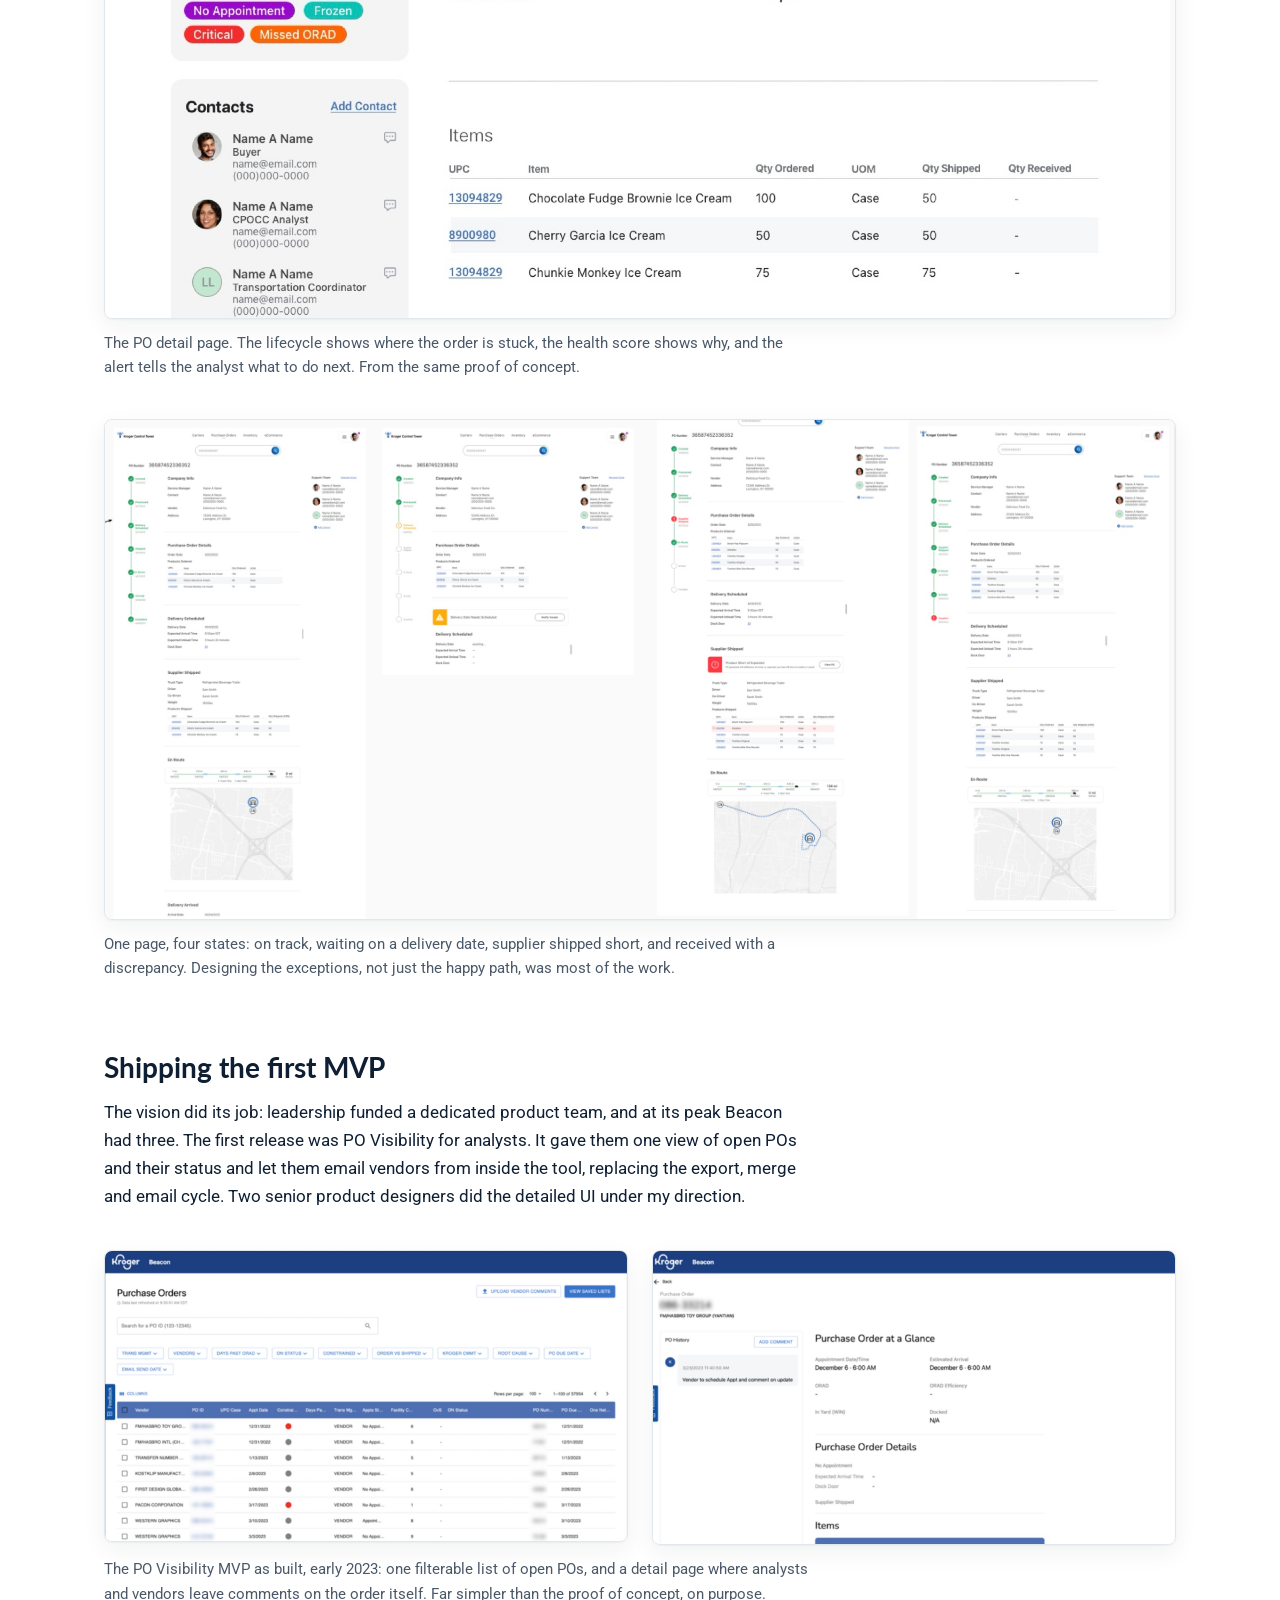
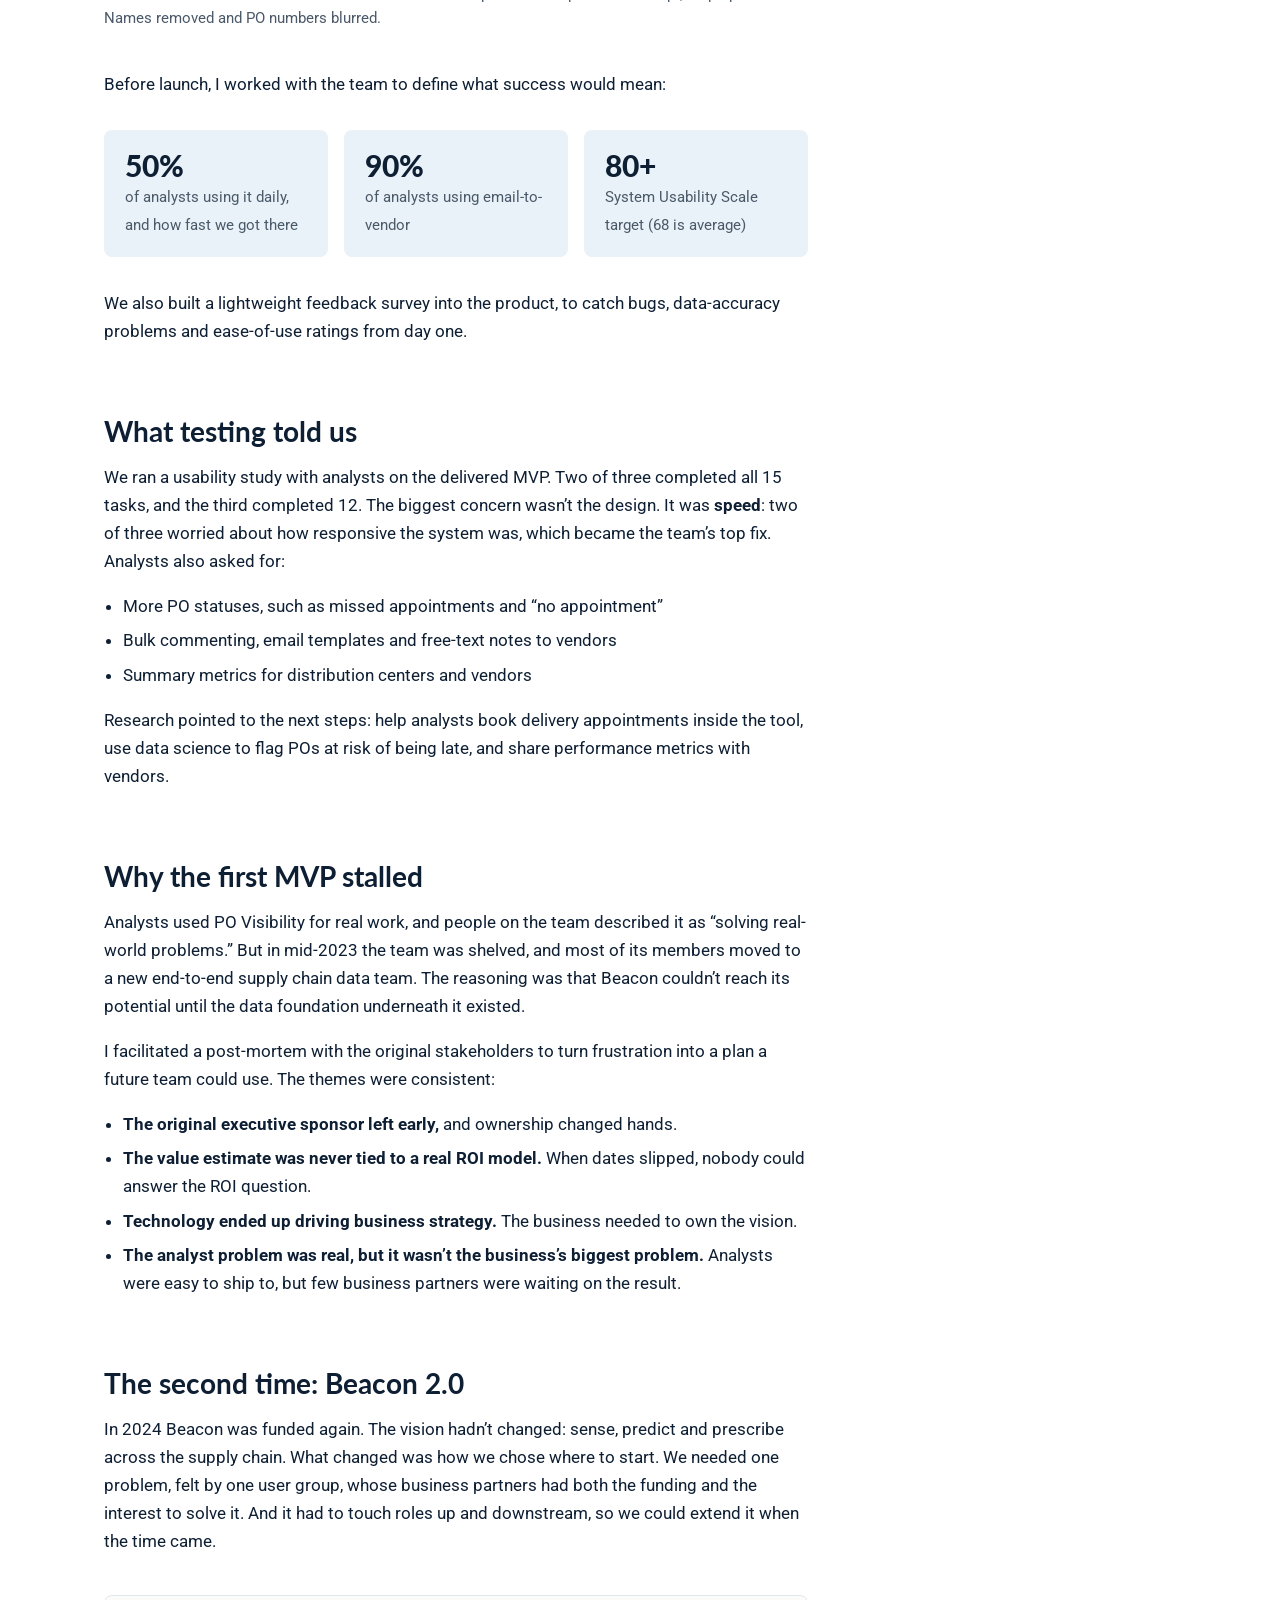
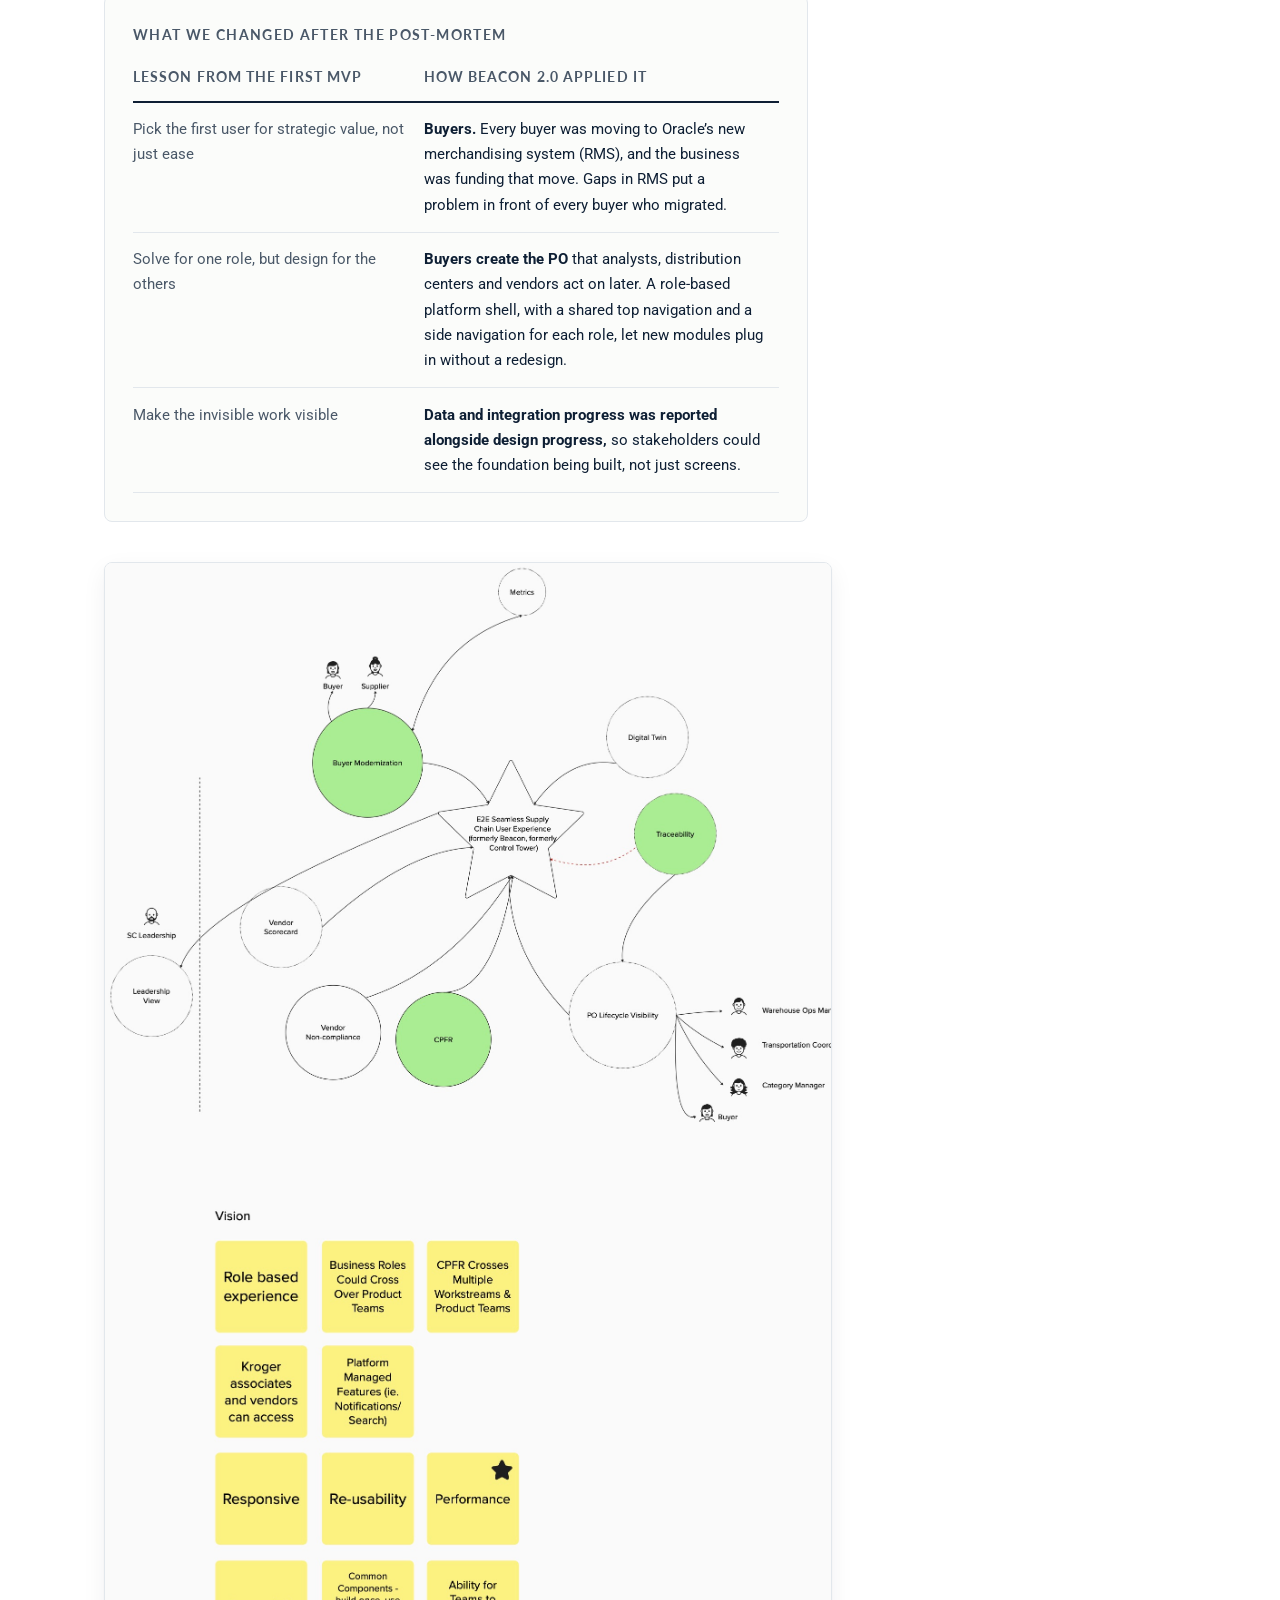
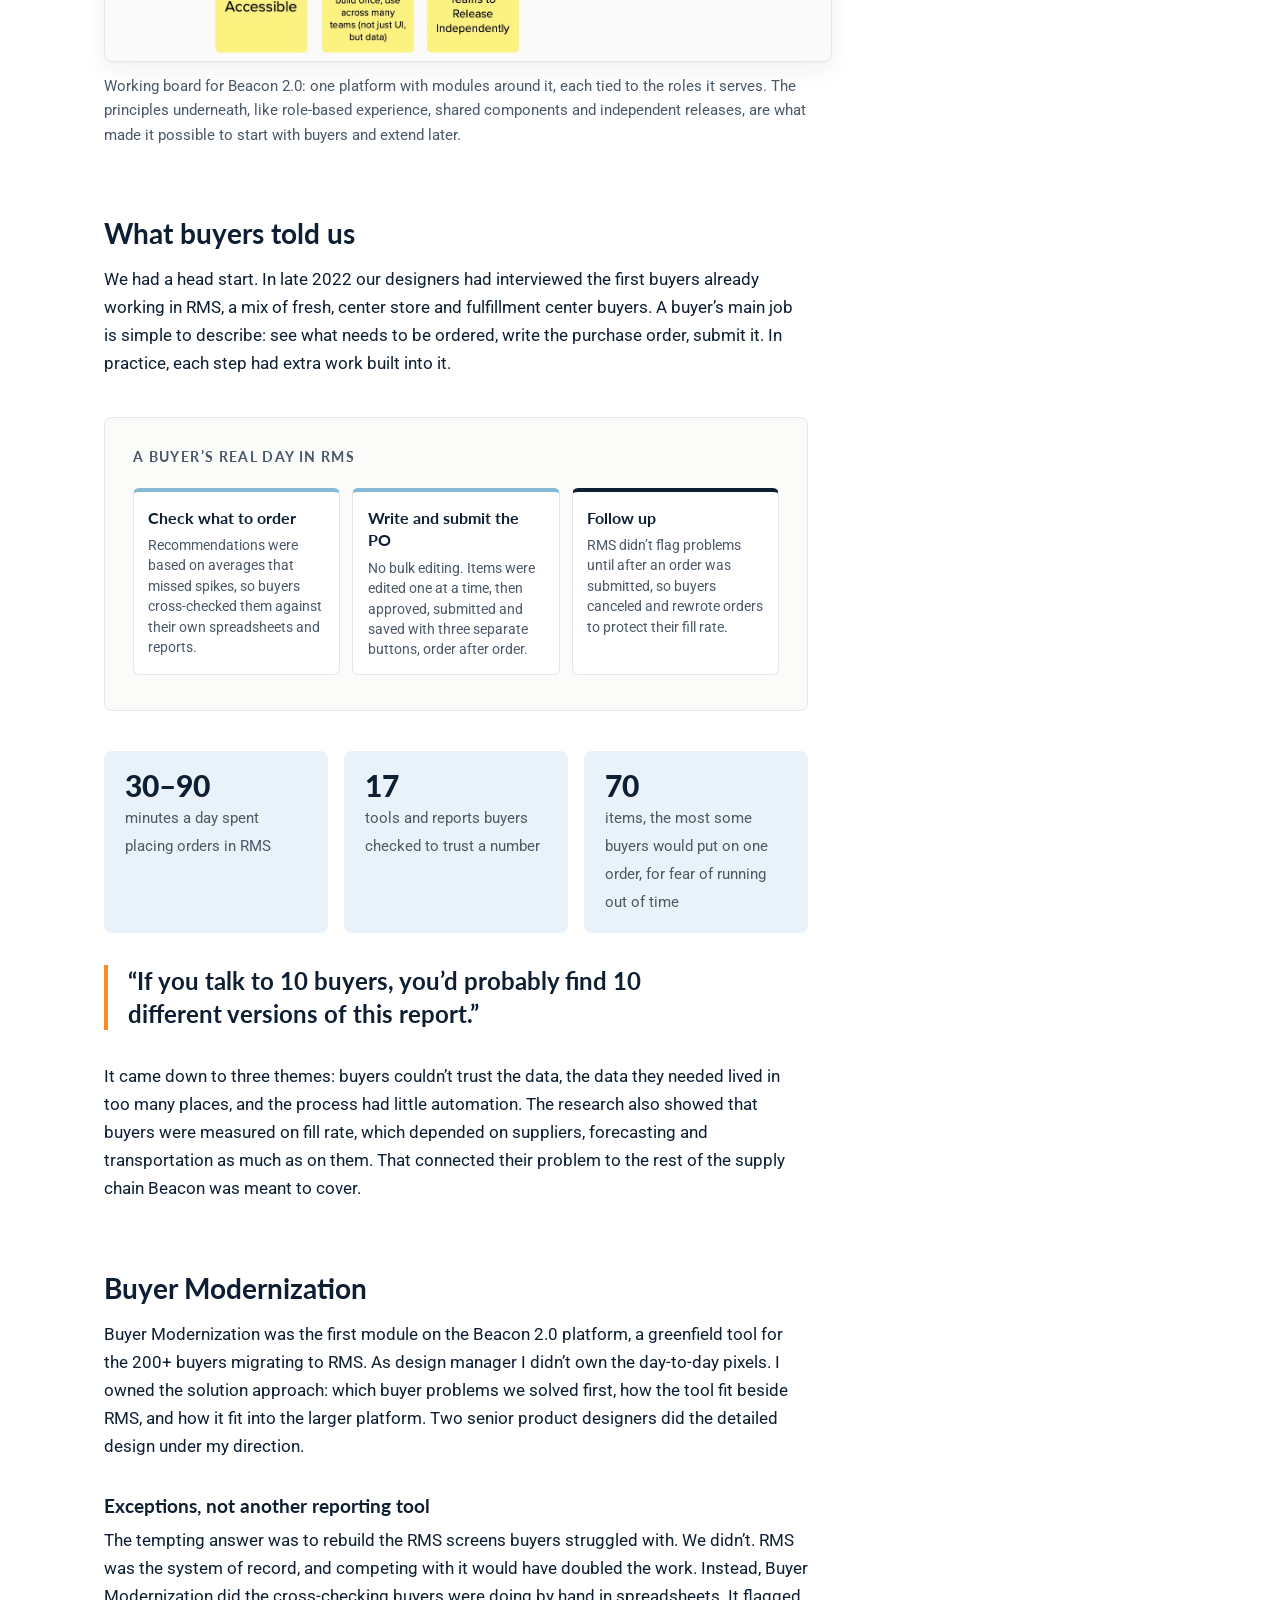
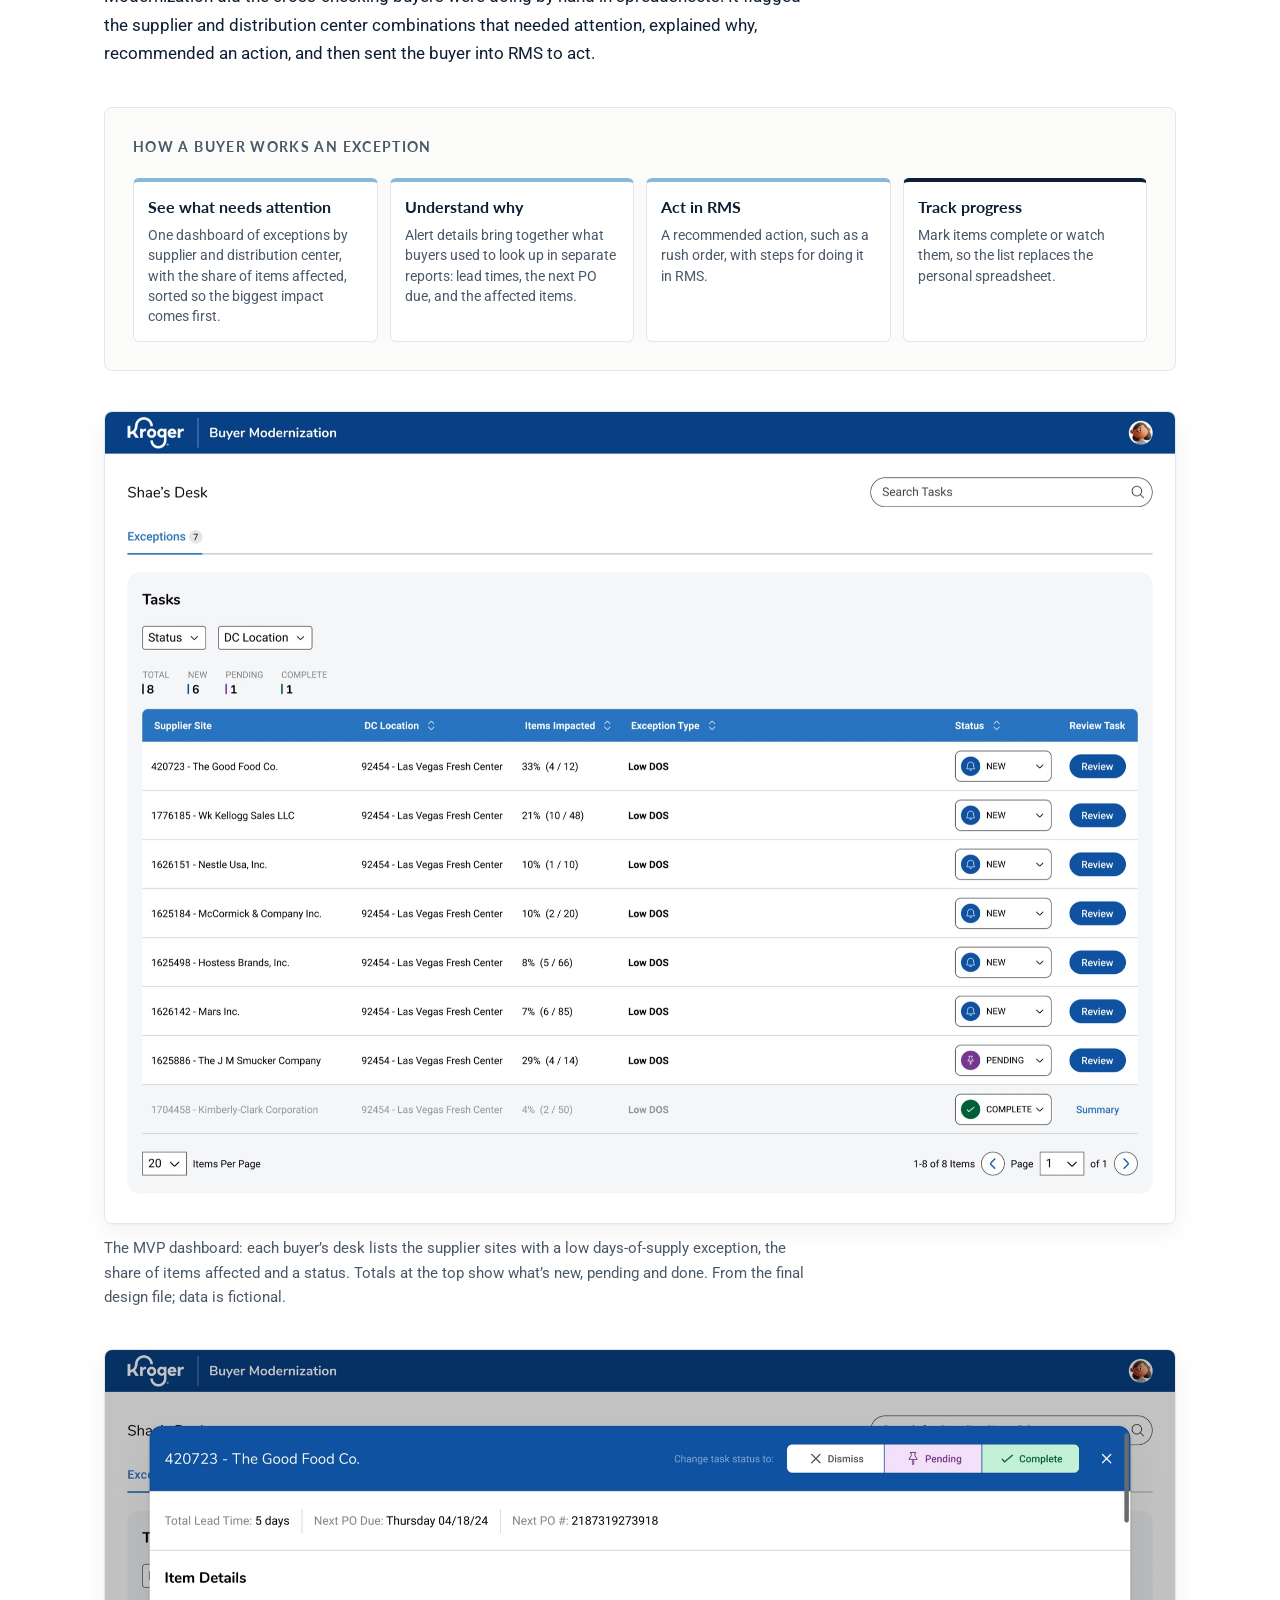
<file: work/beacon.html>
<!DOCTYPE html>
<html lang="en">
<head>
  <meta charset="utf-8">
  <meta name="viewport" content="width=device-width, initial-scale=1">
  <title>Beacon: Supply Chain Control Tower · Chris Kluesener</title>
  <meta name="description" content="Turning a supply chain white paper into a role-based control tower vision, up to three funded product teams, and two MVPs at Kroger.">
  <link rel="preconnect" href="https://fonts.googleapis.com">
  <link rel="preconnect" href="https://fonts.gstatic.com" crossorigin>
  <link href="https://fonts.googleapis.com/css2?family=Lato:wght@400;700;900&family=Roboto:wght@400;500&display=swap" rel="stylesheet">
  <link rel="stylesheet" href="../styles.css">
</head>
<body>
  <a class="skip-link" href="#main">Skip to content</a>

  <div class="wrap">
    <header class="site-header">
      <a class="site-name" href="../index.html">Chris Kluesener</a>
      <nav class="site-nav" aria-label="Main">
        <a href="../index.html#work">Work</a>
        <a href="../resume.html">Resume</a>
        <a href="mailto:ckluesener@gmail.com">Contact</a>
        <a href="https://www.linkedin.com/in/ckluesener/" rel="noopener" target="_blank">LinkedIn</a>
      </nav>
    </header>

    <main id="main">
      <header class="cs-hero">
        <p class="eyebrow">Kroger · Supply chain</p>
        <h1>Beacon: from a white paper to a supply chain platform, in two tries</h1>
        <p class="lede">Kroger’s supply chain ran on spreadsheets and firefighting. I turned a white paper about a “control tower” into a vision leadership could fund, narrowed it to a first MVP, and then used what we learned when it stalled to restart the platform around buyers.</p>

        <dl class="facts">
          <div><dt>Role</dt><dd>Design manager (Senior Manager, Product Design). Led discovery, vision and strategy; owned the solution approach and directed two senior product designers.</dd></div>
          <div><dt>Timeline</dt><dd>2022–2025: vision in 2022, analyst MVP in 2023, Beacon 2.0 in 2024, buyer MVP in early 2025</dd></div>
          <div><dt>Team</dt><dd>Grew from 3 people to as many as three product teams at its peak, with PMs, a scrum master, designers, data engineers, an architect, developers and data science partners</dd></div>
          <div><dt>Methods</dt><dd>Design sprint, contextual inquiry, proto-personas, story mapping, vision prototype, IA, success metrics</dd></div>
        </dl>
      </header>

      <figure class="wide">
        <img src="../images/beacon/release1-dashboard.jpg" alt="Control tower proof of concept: a to-do list of problem POs tagged Dock Conflict, No Appointment, Transit and Short PO; top trend alerts; a facility health score of 93; supplier and carrier ratings; and a dock schedule of today's critical POs.">
        <figcaption>A proof of concept I designed to sell the vision: one user’s view of the POs that need attention today, with trends and facility health alongside. It was never built as shown; the funded releases came later. All data is fictional.</figcaption>
      </figure>

      <div class="cs-body text">
        <aside class="tldr" aria-label="Summary">
          <h2>In short</h2>
          <ul>
            <li><strong>Problem:</strong> no one could see the supply chain end to end. Data sat in legacy systems, vendor tools and Excel, so teams found problems only after stores felt them.</li>
            <li><strong>What I did:</strong> led a design sprint and discovery, narrowed “the whole supply chain” to the purchase order, and set the role-based vision and information architecture. I also directed the designers on the first MVPs.</li>
            <li><strong>Result:</strong> the vision funded a product team, which grew to three at its peak and shipped an MVP that analysts used for real work. When it was shelved, I led the post-mortem. Its lessons shaped Beacon 2.0, which shipped Buyer Modernization to buyers moving to Oracle RMS.</li>
          </ul>
        </aside>

        <section>
          <h2>A supply chain no one could see</h2>
          <p>Coming out of the pandemic, Kroger’s supply chain was in rough shape. Only about half of purchase orders reached distribution centers on their scheduled day, and stores were getting only about half of the cases they ordered. Every day brought late trucks, short shipments and recalls, and the information needed to respond was spread across too many systems.</p>
          <p>A white paper written for supply chain leadership proposed a “control tower” to fix it, built around three capabilities:</p>
        </section>
      </div>

      <div class="diagram wide" role="figure" aria-labelledby="spp-title">
        <p class="diagram-title" id="spp-title">The white paper’s promise</p>
        <ol class="flow cols-3">
          <li><strong>Sense</strong>One version of the truth, instead of a dozen tools, dashboards and “sources of truth.”</li>
          <li><strong>Predict</strong>See the downstream effect of a problem before it reaches a store shelf.</li>
          <li><strong>Prescribe</strong>Route a standard response to the person who can act on it.</li>
        </ol>
      </div>

      <div class="cs-body text">
        <section>
          <p>I was brought in to turn that paper into something buildable. The working assumption was a big data layer with a dashboard on top, a “digital twin” of the whole network. The risk, as we put it in our own strategy session, was boiling the ocean.</p>
        </section>

        <section>
          <h2>A five-day sprint to find a starting point</h2>
          <p>I planned and facilitated a five-day design sprint with subject matter experts from known problem areas, such as distribution center receiving and vendor ordering. We built on the white paper instead of starting over. We set a long-term goal and sprint questions, mapped the network end to end, interviewed experts, then sketched, decided and storyboarded.</p>
          <p>The map changed the question. Most of the pain was concentrated inbound, between the supplier and the distribution center, and nearly all of it ran through one object.</p>
          <p class="pull">The purchase order is the backbone of inventory moving through the supply chain.</p>
          <p>Roughly 4 in 10 purchase orders needed someone to investigate them, so the question shifted from “how do we see everything?” to “how do we make every PO visible to everyone who depends on it?”</p>
        </section>
      </div>

      <figure class="wide">
        <a href="../images/beacon/disc-map.jpg" title="Open full size"><img src="../images/beacon/disc-map.jpg" alt="Sprint whiteboard mapping a purchase order from demand to a fulfilled store order: yellow steps, pink decision diamonds such as whether the supplier can fill the PO, whether the carrier scheduled an appointment and whether the DC has enough labor, and red circles marking where things break."></a>
        <figcaption>Working board from the sprint: one PO traced from demand to a filled store order. Pink diamonds are the decisions along the way, and red circles are where it breaks: no appointment, a missed arrival date, no labor at the dock. Most of the red clustered inbound, before the distribution center.</figcaption>
      </figure>

      <div class="cs-body text">

        <section>
          <h2>Finding the first user</h2>
          <p>A temporary team of about six analysts, the Critical Purchase Order Control Center, was assigned vendors deemed critical and monitored every one of their purchase orders. Because the work was all manual, they could only cover the top 25 vendors. We interviewed and observed 5 of them and built a proto-persona around a line one of them said:</p>
          <p class="pull">“We are to create visibility where otherwise nobody’s looking.”</p>
          <p>Their week was the same loop, 52 weeks a year:</p>
        </section>
      </div>

      <div class="diagram wide" role="figure" aria-labelledby="week-title">
        <p class="diagram-title" id="week-title">An analyst’s week, before</p>
        <ol class="flow">
          <li><strong>Monday</strong>Pull reports of open POs, split them by vendor and email each vendor for comments.</li>
          <li><strong>Tuesday</strong>Merge vendor replies, look for trends and revise the reports.</li>
          <li><strong>Wednesday</strong>Meet with vendors.</li>
          <li><strong>Thursday</strong>Pull fresh reports and email vendors again.</li>
          <li><strong>Friday</strong>Merge replies and revise reports. Repeat.</li>
        </ol>
      </div>

      <div class="cs-body text">
        <section>
          <p>The data was out of date the moment it was exported. Sources disagreed, and analysts prioritized POs by hand across several metrics. Two findings shaped everything after:</p>
          <ul>
            <li><strong>The problem was connection, not visibility.</strong> Kroger already had plenty of dashboards. People needed the right data for their role, in one place, with the people they had to work with.</li>
            <li><strong>Many roles touched one PO.</strong> Buyers, schedulers, analysts, distribution center coordinators and vendors each saw a different slice of the same order. That pointed to a role-based platform, not a single dashboard.</li>
          </ul>
        </section>
      </div>

      <figure class="wide">
        <a href="../images/beacon/disc-research.jpg" title="Open full size"><img src="../images/beacon/disc-research.jpg" alt="Research board: analyst quotes on pink stickies, the week-in-the-life loop, a stakeholder map with the analyst at the center connected to vendors, carriers, buyers, DC receiving and the transportation center, and the analyst proto-persona."></a>
        <figcaption>Working board from analyst research: their quotes, the weekly loop, a stakeholder map and the proto-persona. The stakeholder map is where the second finding showed up: one analyst connected to vendors, carriers, buyers, receiving and the transportation center, all working the same PO.</figcaption>
      </figure>

      <div class="cs-body text">

        <section>
          <h2>Key decisions</h2>
          <h3>1. Start with the purchase order, not the whole network</h3>
          <p>The ask was a network-wide health view. I pushed for one high-value process where the pain and the data were concentrated, so we could prove value quickly. We gave up some of the white paper’s scale to ship something people would use.</p>
          <h3>2. Design for one role first, inside a platform built for many</h3>
          <p>Analysts were the beachhead: a small team, acute pain and a measurable workflow. I designed the information architecture so other roles and product teams could plug in later without a redesign.</p>
        </section>
      </div>

      <div class="diagram wide" role="figure" aria-labelledby="ia-title">
        <p class="diagram-title" id="ia-title">Role-based information architecture</p>
        <table class="compare">
          <thead><tr><th scope="col">Level</th><th scope="col">What lives there</th></tr></thead>
          <tbody>
            <tr><td><strong>Universal top navigation</strong><br>Same for everyone</td><td>My Dashboard, Track a PO, Look up inventory, search, alerts. One way to find any PO or item, whatever your job.</td></tr>
            <tr><td><strong>Role side navigation</strong><br>“The heart of the role-based experience”</td><td>The modules your role needs, such as buying, forecasting, warehouse appointments or transportation. If you have one primary role, you land straight in it.</td></tr>
            <tr><td><strong>Shared capabilities</strong><br>Built once, reused</td><td>Product teams contribute modules, like PO tracking or warehouse appointments, that other roles can reuse or adapt instead of rebuilding.</td></tr>
          </tbody>
        </table>
      </div>

      <div class="cs-body text">
        <section>
          <h3>3. Sense before predict and prescribe</h3>
          <p>The white paper sold prediction. But you can’t predict a late truck until you trust the data on where trucks are and know what normal looks like. We planned the roadmap as crawl, walk, run: first a trustworthy view and history, then alerts on key exceptions, then role-based recommended actions. That meant a less flashy MVP, but one that didn’t promise intelligence the data couldn’t support.</p>
          <h3>4. Give leadership a vision to react to, not a requirements document</h3>
          <p>I designed a clickable proof of concept to sell the vision, alongside a story-driven showcase. It asked: what if we could sense, predict and prescribe? What if every role had one place to work? Leadership needed something to rally behind and fund, not a feature list.</p>
        </section>

        <section>
          <h2>The vision prototype</h2>
          <p>The prototype followed a single PO from creation to receipt, tracking where it was, how healthy it was and who needed to act. Details came out of working sessions with business owners. For example:</p>
          <ul>
            <li><strong>Exceptions first.</strong> Don’t make anyone scroll through 1,000 POs. Surface the 75 with problems.</li>
            <li><strong>A health score per PO,</strong> with the milestone driving it, so “late” has a reason attached.</li>
            <li><strong>Contacts and updates on the PO,</strong> so the analyst, buyer, carrier and vendor work from the same page instead of an email thread.</li>
          </ul>
        </section>
      </div>

      <figure class="wide tall">
        <img src="../images/beacon/po-detail.jpg" alt="Purchase order detail: a nine-step lifecycle from Created to Complete stopped at Gate Arrival; a PO health score of 55 showing supplier shipped late and appointment scheduling critical; tags; a contacts panel with buyer, analyst, transportation coordinator and supplier; and an alert that the dock appointment needs scheduling.">
        <figcaption>The PO detail page. The lifecycle shows where the order is stuck, the health score shows why, and the alert tells the analyst what to do next. From the same proof of concept.</figcaption>
      </figure>

      <figure class="wide">
        <img src="../images/beacon/po-lifecycle.jpg" alt="Four versions of the PO detail page side by side: a completed order, an order waiting on a delivery date, an order where the supplier shipped short, and an order completed with a discrepancy.">
        <figcaption>One page, four states: on track, waiting on a delivery date, supplier shipped short, and received with a discrepancy. Designing the exceptions, not just the happy path, was most of the work.</figcaption>
      </figure>

      <div class="cs-body text">
        <section>
          <h2>Shipping the first MVP</h2>
          <p>The vision did its job: leadership funded a dedicated product team, and at its peak Beacon had three. The first release was PO Visibility for analysts. It gave them one view of open POs and their status and let them email vendors from inside the tool, replacing the export, merge and email cycle. Two senior product designers did the detailed UI under my direction.</p>
        </section>
      </div>

      <figure class="wide">
        <div class="pair">
          <div><img src="../images/beacon/mvp-po-grid.jpg" alt="Built PO Visibility screen titled Purchase Orders: search by PO ID, filters for transport management, vendors, days past due, status, constraints, root cause and due date, buttons to upload vendor comments and view saved lists, and a table of POs by vendor with appointment dates and a constraint indicator."></div>
          <div><img src="../images/beacon/mvp-po-detail.jpg" alt="Built PO detail screen: a PO history panel with comments, Purchase Order at a Glance showing appointment date, estimated arrival, in-yard and docked status, and purchase order details."></div>
        </div>
        <figcaption>The PO Visibility MVP as built, early 2023: one filterable list of open POs, and a detail page where analysts and vendors leave comments on the order itself. Far simpler than the proof of concept, on purpose. Names removed and PO numbers blurred.</figcaption>
      </figure>

      <div class="cs-body text">
        <section>
          <p>Before launch, I worked with the team to define what success would mean:</p>
          <div class="stats" role="list">
            <div class="stat" role="listitem"><b>50%</b><span>of analysts using it daily, and how fast we got there</span></div>
            <div class="stat" role="listitem"><b>90%</b><span>of analysts using email-to-vendor</span></div>
            <div class="stat" role="listitem"><b>80+</b><span>System Usability Scale target (68 is average)</span></div>
          </div>
          <p>We also built a lightweight feedback survey into the product, to catch bugs, data-accuracy problems and ease-of-use ratings from day one.</p>
        </section>

        <section>
          <h2>What testing told us</h2>
          <p>We ran a usability study with analysts on the delivered MVP. Two of three completed all 15 tasks, and the third completed 12. The biggest concern wasn’t the design. It was <strong>speed</strong>: two of three worried about how responsive the system was, which became the team’s top fix. Analysts also asked for:</p>
          <ul>
            <li>More PO statuses, such as missed appointments and “no appointment”</li>
            <li>Bulk commenting, email templates and free-text notes to vendors</li>
            <li>Summary metrics for distribution centers and vendors</li>
          </ul>
          <p>Research pointed to the next steps: help analysts book delivery appointments inside the tool, use data science to flag POs at risk of being late, and share performance metrics with vendors.</p>
        </section>

        <section>
          <h2>Why the first MVP stalled</h2>
          <p>Analysts used PO Visibility for real work, and people on the team described it as “solving real-world problems.” But in mid-2023 the team was shelved, and most of its members moved to a new end-to-end supply chain data team. The reasoning was that Beacon couldn’t reach its potential until the data foundation underneath it existed.</p>
          <p>I facilitated a post-mortem with the original stakeholders to turn frustration into a plan a future team could use. The themes were consistent:</p>
          <ul>
            <li><strong>The original executive sponsor left early,</strong> and ownership changed hands.</li>
            <li><strong>The value estimate was never tied to a real ROI model.</strong> When dates slipped, nobody could answer the ROI question.</li>
            <li><strong>Technology ended up driving business strategy.</strong> The business needed to own the vision.</li>
            <li><strong>The analyst problem was real, but it wasn’t the business’s biggest problem.</strong> Analysts were easy to ship to, but few business partners were waiting on the result.</li>
          </ul>
        </section>

        <section>
          <h2>The second time: Beacon 2.0</h2>
          <p>In 2024 Beacon was funded again. The vision hadn’t changed: sense, predict and prescribe across the supply chain. What changed was how we chose where to start. We needed one problem, felt by one user group, whose business partners had both the funding and the interest to solve it. And it had to touch roles up and downstream, so we could extend it when the time came.</p>

          <div class="diagram">
            <p class="diagram-title">What we changed after the post-mortem</p>
            <table class="compare">
              <thead><tr><th scope="col">Lesson from the first MVP</th><th scope="col">How Beacon 2.0 applied it</th></tr></thead>
              <tbody>
                <tr><td>Pick the first user for strategic value, not just ease</td><td><strong>Buyers.</strong> Every buyer was moving to Oracle’s new merchandising system (RMS), and the business was funding that move. Gaps in RMS put a problem in front of every buyer who migrated.</td></tr>
                <tr><td>Solve for one role, but design for the others</td><td><strong>Buyers create the PO</strong> that analysts, distribution centers and vendors act on later. A role-based platform shell, with a shared top navigation and a side navigation for each role, let new modules plug in without a redesign.</td></tr>
                <tr><td>Make the invisible work visible</td><td><strong>Data and integration progress was reported alongside design progress,</strong> so stakeholders could see the foundation being built, not just screens.</td></tr>
              </tbody>
            </table>
          </div>
        </section>
      </div>

      <figure class="wide tall">
        <a href="../images/beacon/disc-platform.jpg" title="Open full size"><img src="../images/beacon/disc-platform.jpg" alt="Whiteboard of the Beacon 2.0 platform: a star for the end-to-end supply chain experience surrounded by modules (Buyer Modernization, CPFR, Traceability, PO Lifecycle Visibility, Vendor Scorecard, Leadership View, Digital Twin), each linked to the roles it serves, with vision principles below: role-based, reusable components, performance, accessible, teams can release independently."></a>
        <figcaption>Working board for Beacon 2.0: one platform with modules around it, each tied to the roles it serves. The principles underneath, like role-based experience, shared components and independent releases, are what made it possible to start with buyers and extend later.</figcaption>
      </figure>

      <div class="cs-body text">
        <section>
          <h2>What buyers told us</h2>
          <p>We had a head start. In late 2022 our designers had interviewed the first buyers already working in RMS, a mix of fresh, center store and fulfillment center buyers. A buyer’s main job is simple to describe: see what needs to be ordered, write the purchase order, submit it. In practice, each step had extra work built into it.</p>

          <div class="diagram">
            <p class="diagram-title">A buyer’s real day in RMS</p>
            <ol class="flow cols-3">
              <li><strong>Check what to order</strong>Recommendations were based on averages that missed spikes, so buyers cross-checked them against their own spreadsheets and reports.</li>
              <li><strong>Write and submit the PO</strong>No bulk editing. Items were edited one at a time, then approved, submitted and saved with three separate buttons, order after order.</li>
              <li><strong>Follow up</strong>RMS didn’t flag problems until after an order was submitted, so buyers canceled and rewrote orders to protect their fill rate.</li>
            </ol>
          </div>

          <div class="stats" role="list">
            <div class="stat" role="listitem"><b>30–90</b><span>minutes a day spent placing orders in RMS</span></div>
            <div class="stat" role="listitem"><b>17</b><span>tools and reports buyers checked to trust a number</span></div>
            <div class="stat" role="listitem"><b>70</b><span>items, the most some buyers would put on one order, for fear of running out of time</span></div>
          </div>

          <p class="pull">“If you talk to 10 buyers, you’d probably find 10 different versions of this report.”</p>

          <p>It came down to three themes: buyers couldn’t trust the data, the data they needed lived in too many places, and the process had little automation. The research also showed that buyers were measured on fill rate, which depended on suppliers, forecasting and transportation as much as on them. That connected their problem to the rest of the supply chain Beacon was meant to cover.</p>
        </section>

        <section>
          <h2>Buyer Modernization</h2>
          <p>Buyer Modernization was the first module on the Beacon 2.0 platform, a greenfield tool for the 200+ buyers migrating to RMS. As design manager I didn’t own the day-to-day pixels. I owned the solution approach: which buyer problems we solved first, how the tool fit beside RMS, and how it fit into the larger platform. Two senior product designers did the detailed design under my direction.</p>

          <h3>Exceptions, not another reporting tool</h3>
          <p>The tempting answer was to rebuild the RMS screens buyers struggled with. We didn’t. RMS was the system of record, and competing with it would have doubled the work. Instead, Buyer Modernization did the cross-checking buyers were doing by hand in spreadsheets. It flagged the supplier and distribution center combinations that needed attention, explained why, recommended an action, and then sent the buyer into RMS to act.</p>
        </section>
      </div>

      <div class="diagram wide" role="figure" aria-labelledby="buyer-flow-title">
        <p class="diagram-title" id="buyer-flow-title">How a buyer works an exception</p>
        <ol class="flow cols-4">
          <li><strong>See what needs attention</strong>One dashboard of exceptions by supplier and distribution center, with the share of items affected, sorted so the biggest impact comes first.</li>
          <li><strong>Understand why</strong>Alert details bring together what buyers used to look up in separate reports: lead times, the next PO due, and the affected items.</li>
          <li><strong>Act in RMS</strong>A recommended action, such as a rush order, with steps for doing it in RMS.</li>
          <li><strong>Track progress</strong>Mark items complete or watch them, so the list replaces the personal spreadsheet.</li>
        </ol>
      </div>

      <figure class="wide">
        <img src="../images/beacon/buyer-dashboard.jpg" alt="Buyer Modernization dashboard titled with the buyer's desk: an Exceptions tab, Status and DC Location filters, totals for new, pending and complete tasks, and a table of supplier sites with items impacted, exception type Low DOS, a status menu and a Review button.">
        <figcaption>The MVP dashboard: each buyer’s desk lists the supplier sites with a low days-of-supply exception, the share of items affected and a status. Totals at the top show what’s new, pending and done. From the final design file; data is fictional.</figcaption>
      </figure>
      <figure class="wide">
        <img src="../images/beacon/buyer-details.jpg" alt="Alert details window for one supplier site: total lead time, next PO due date and PO number, buttons to dismiss or mark the task pending or complete, and an item table with stock on hand, on order, days of supply, next PO quantity and recent receipts. The lowest days-of-supply rows are highlighted.">
        <figcaption>Reviewing an alert: lead time, the next PO due and every affected item in one window. Before this, buyers pieced these numbers together from several reports. The rows at most risk are highlighted, and the buyer sets the task status from the header.</figcaption>
      </figure>

      <div class="cs-body text">
        <section>
          <h3>One alert at a time</h3>
          <p>We shipped alert types one at a time, each tied to a problem from the research:</p>
          <ul>
            <li><strong>Low days of supply</strong> came first. Buyers had been calculating days of supply by hand from on-hand and on-order numbers they couldn’t see in RMS. The alert did the math and showed which items were at risk.</li>
            <li><strong>New and deleted items</strong> came next. Item setup errors caused order problems that RMS only flagged after a PO was submitted. The alert walked buyers through finding each item in RMS, setting its deactivation date and tracking their progress.</li>
          </ul>
        </section>
      </div>

      <figure class="wide">
        <img src="../images/beacon/buyer-newdelete.jpg" alt="New and deleted item alert: numbered steps to find the items in RMS, set the deactivation date, mark them complete and optionally watch their stock on hand, above a table of affected items with checkboxes, a progress count and a watch toggle.">
        <figcaption>The next alert type used the same pattern, with the steps to take in RMS written out right on the page and a progress count. Names removed.</figcaption>
      </figure>

      <div class="cs-body text">
        <section>
          <p>The pattern stayed the same with each new alert type: dashboard, details, action in RMS, track progress. That kept each release small, gave buyers one routine to learn, and made the module easy to extend on the shared platform. The designers wrote annotated specs for each release, covering states, behavior and component guidance, so engineering could build without a round of follow-up questions.</p>
        </section>
      </div>

      <figure class="wide tall">
        <img src="../images/beacon/buyer-spec.jpg" alt="Annotated developer spec for the dashboard: numbered notes on navigation, tabs, filters, the summary counts and table columns, with features marked NOT FOR MVP greyed out.">
        <figcaption>Part of the annotated spec for the MVP dashboard. Notes marked “not for MVP” are greyed out, so scope decisions were visible to engineering, not just the design.</figcaption>
      </figure>

      <div class="cs-body text">
        <section>
          <p>The MVP launched to the first group of buyers moving to RMS. During the rollout, our team embedded with buyers to support training and change management, and brought what we saw back to leadership to inform decisions about the rollout. The tool got several updates after launch. Program funding ended in 2025.</p>
        </section>

        <section>
          <h2>What I’d carry forward</h2>
          <ul>
            <li><strong>A vision gets you funded; a business owner keeps you funded.</strong> Tie each release to a metric a named business owner already reports on, before building.</li>
            <li><strong>Start where the business is already moving.</strong> The RMS migration gave Beacon 2.0 urgency and partners that the first MVP never had.</li>
            <li><strong>Pick a first user whose work connects to everyone else’s.</strong> Buyers start the PO lifecycle, so solving for them laid groundwork for the roles that follow.</li>
          </ul>
        </section>

        <p class="next-cs"><a href="design-team.html">← Previous: Staffing a design team</a> · <a href="../index.html#work">All work</a> · <a href="rms-adoption.html">Next: Keeping a team pointed at users →</a></p>
      </div>
    </main>

    <footer class="site-footer">
      <span>© 2026 Chris Kluesener · Cincinnati, OH</span>
      <nav aria-label="Footer">
        <a href="mailto:ckluesener@gmail.com">Email me</a>
        <a href="https://www.linkedin.com/in/ckluesener/" rel="noopener" target="_blank">LinkedIn</a>
        <a href="../files/chris-kluesener-resume.pdf" download>Resume (PDF)</a>
      </nav>
    </footer>
  </div>
</body>
</html>
</file>
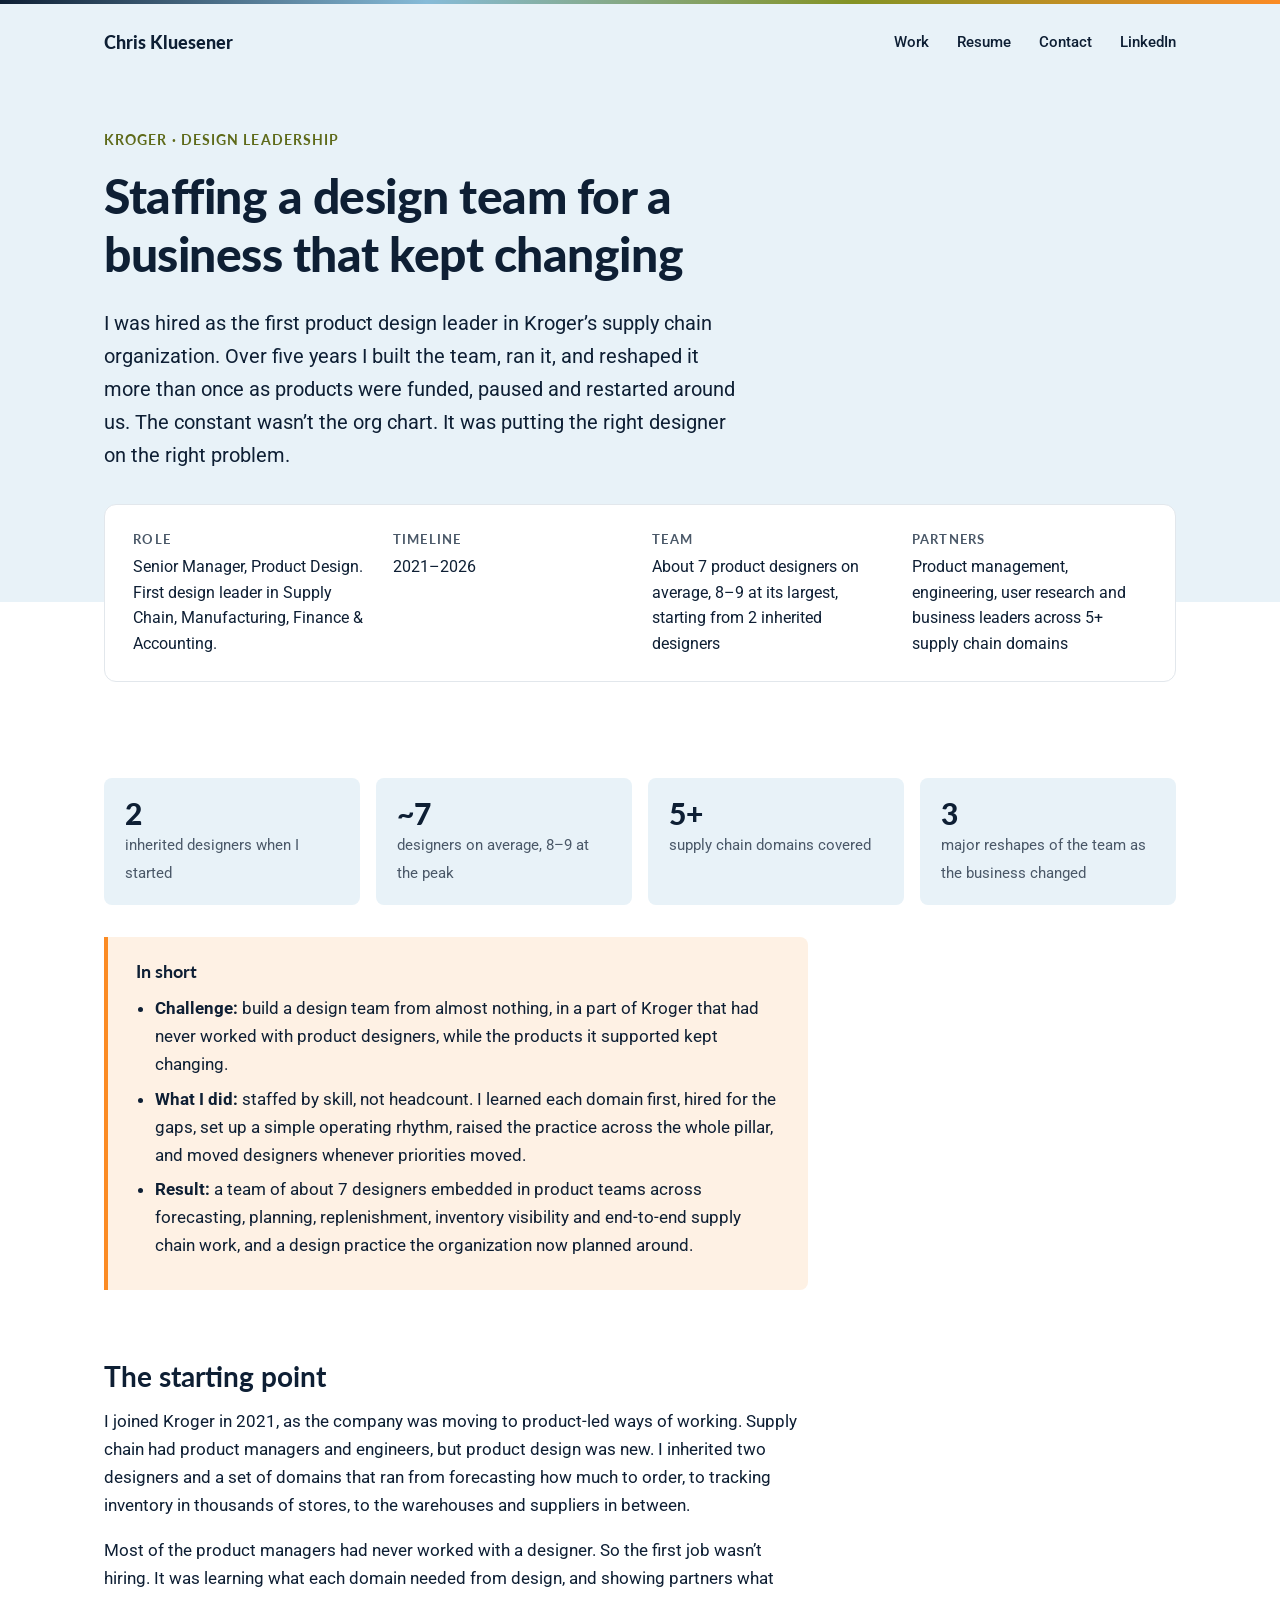
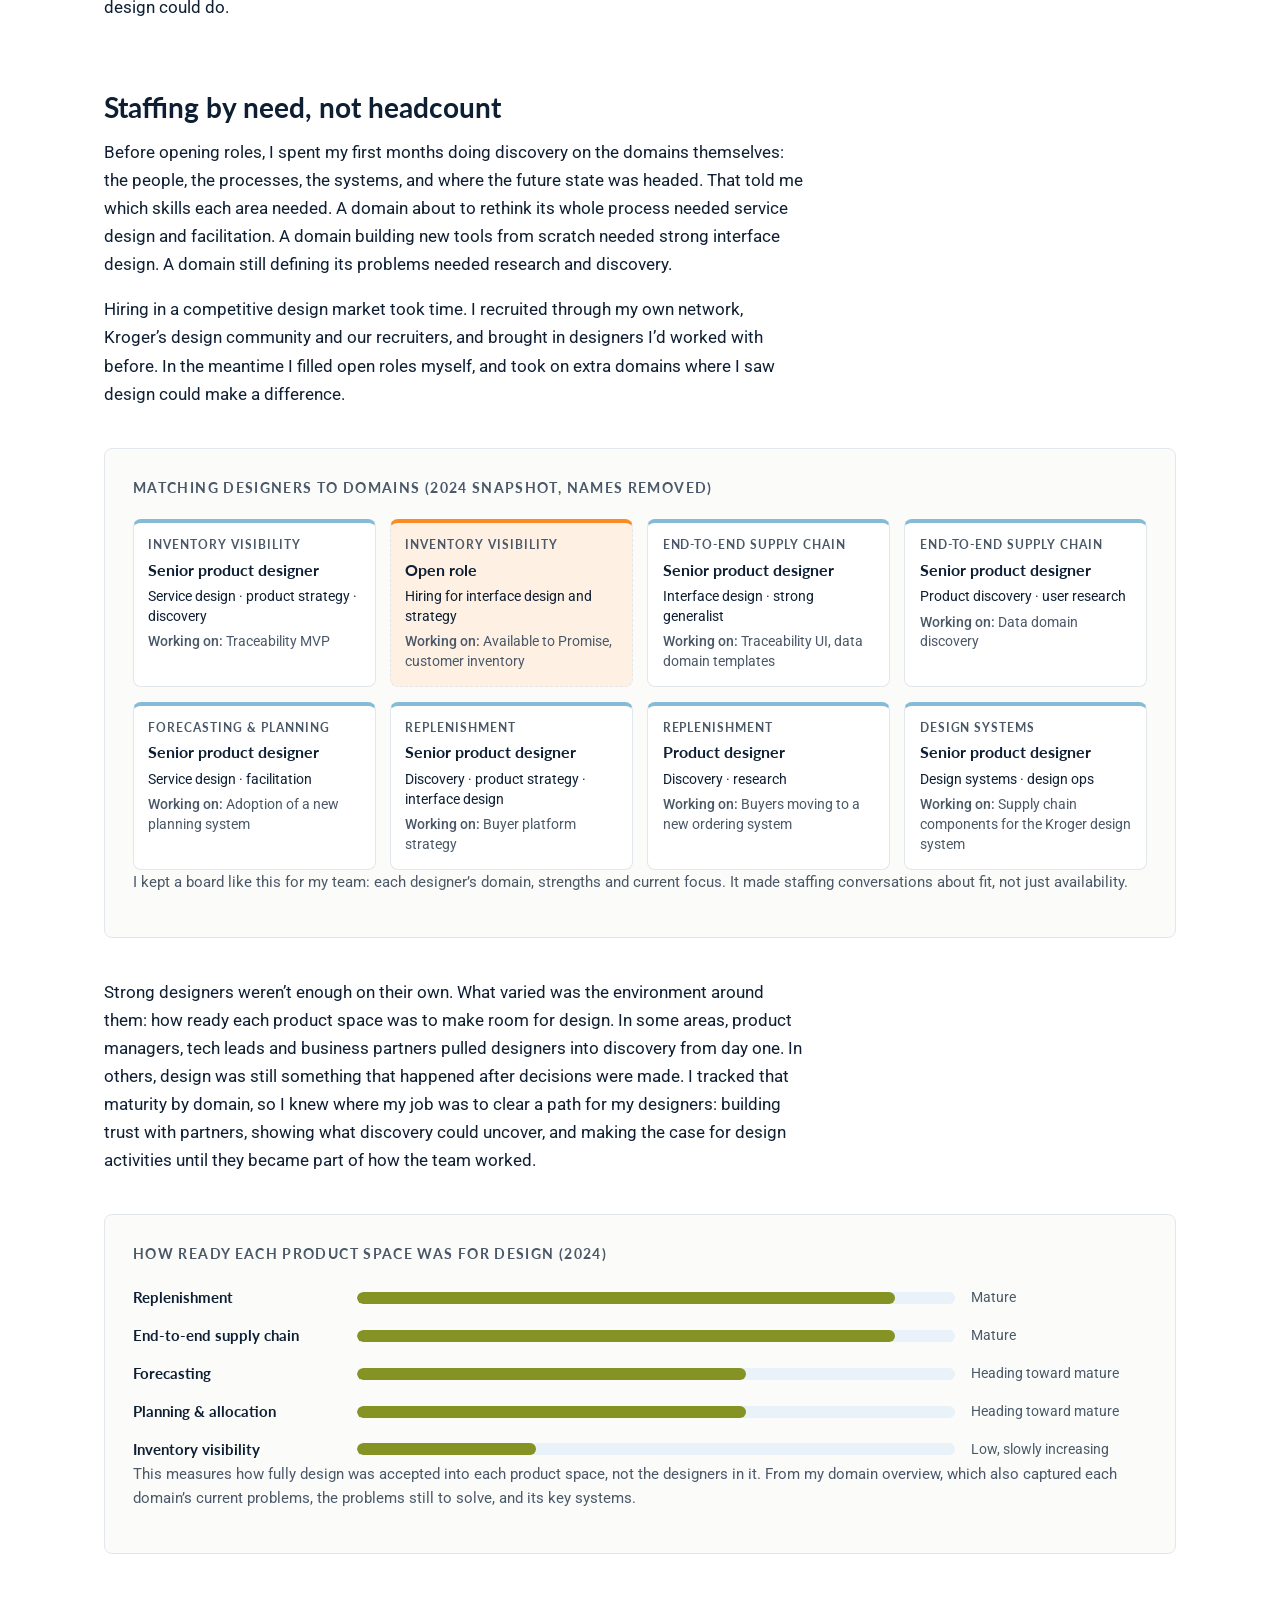
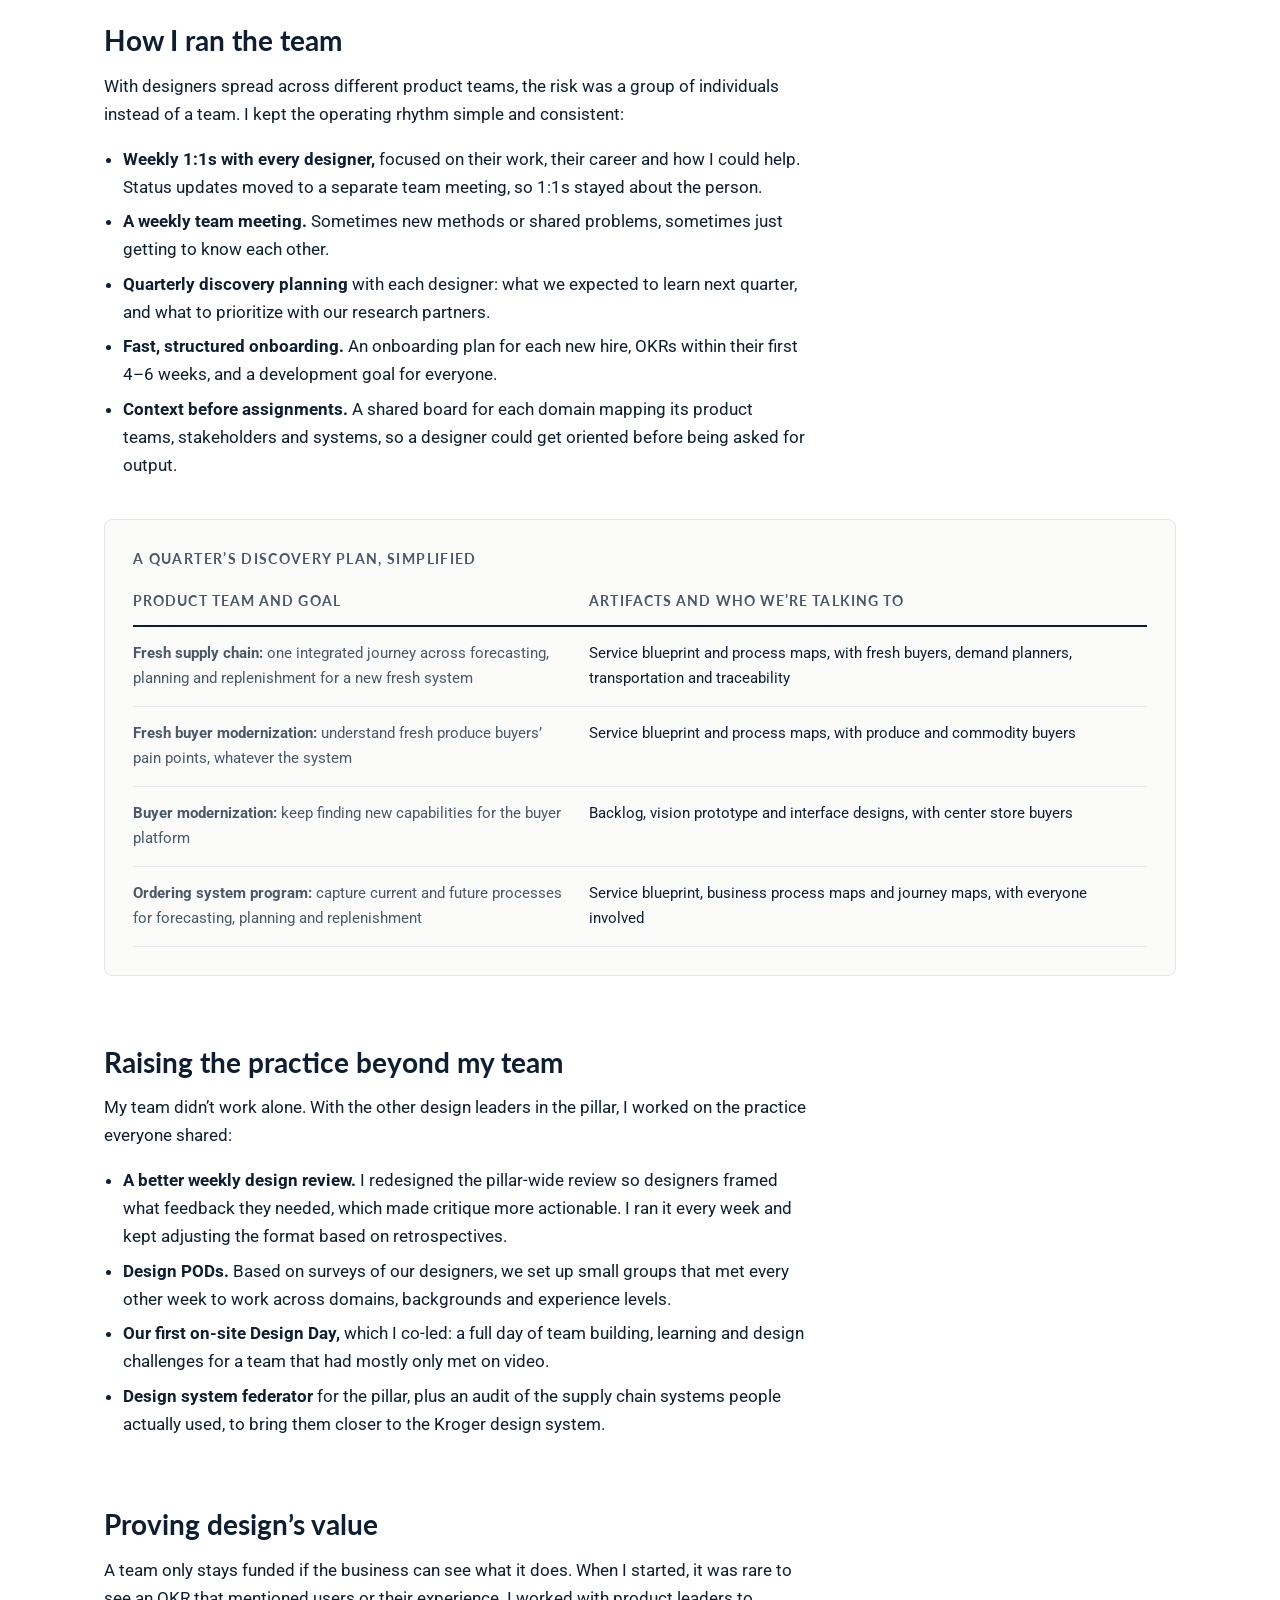
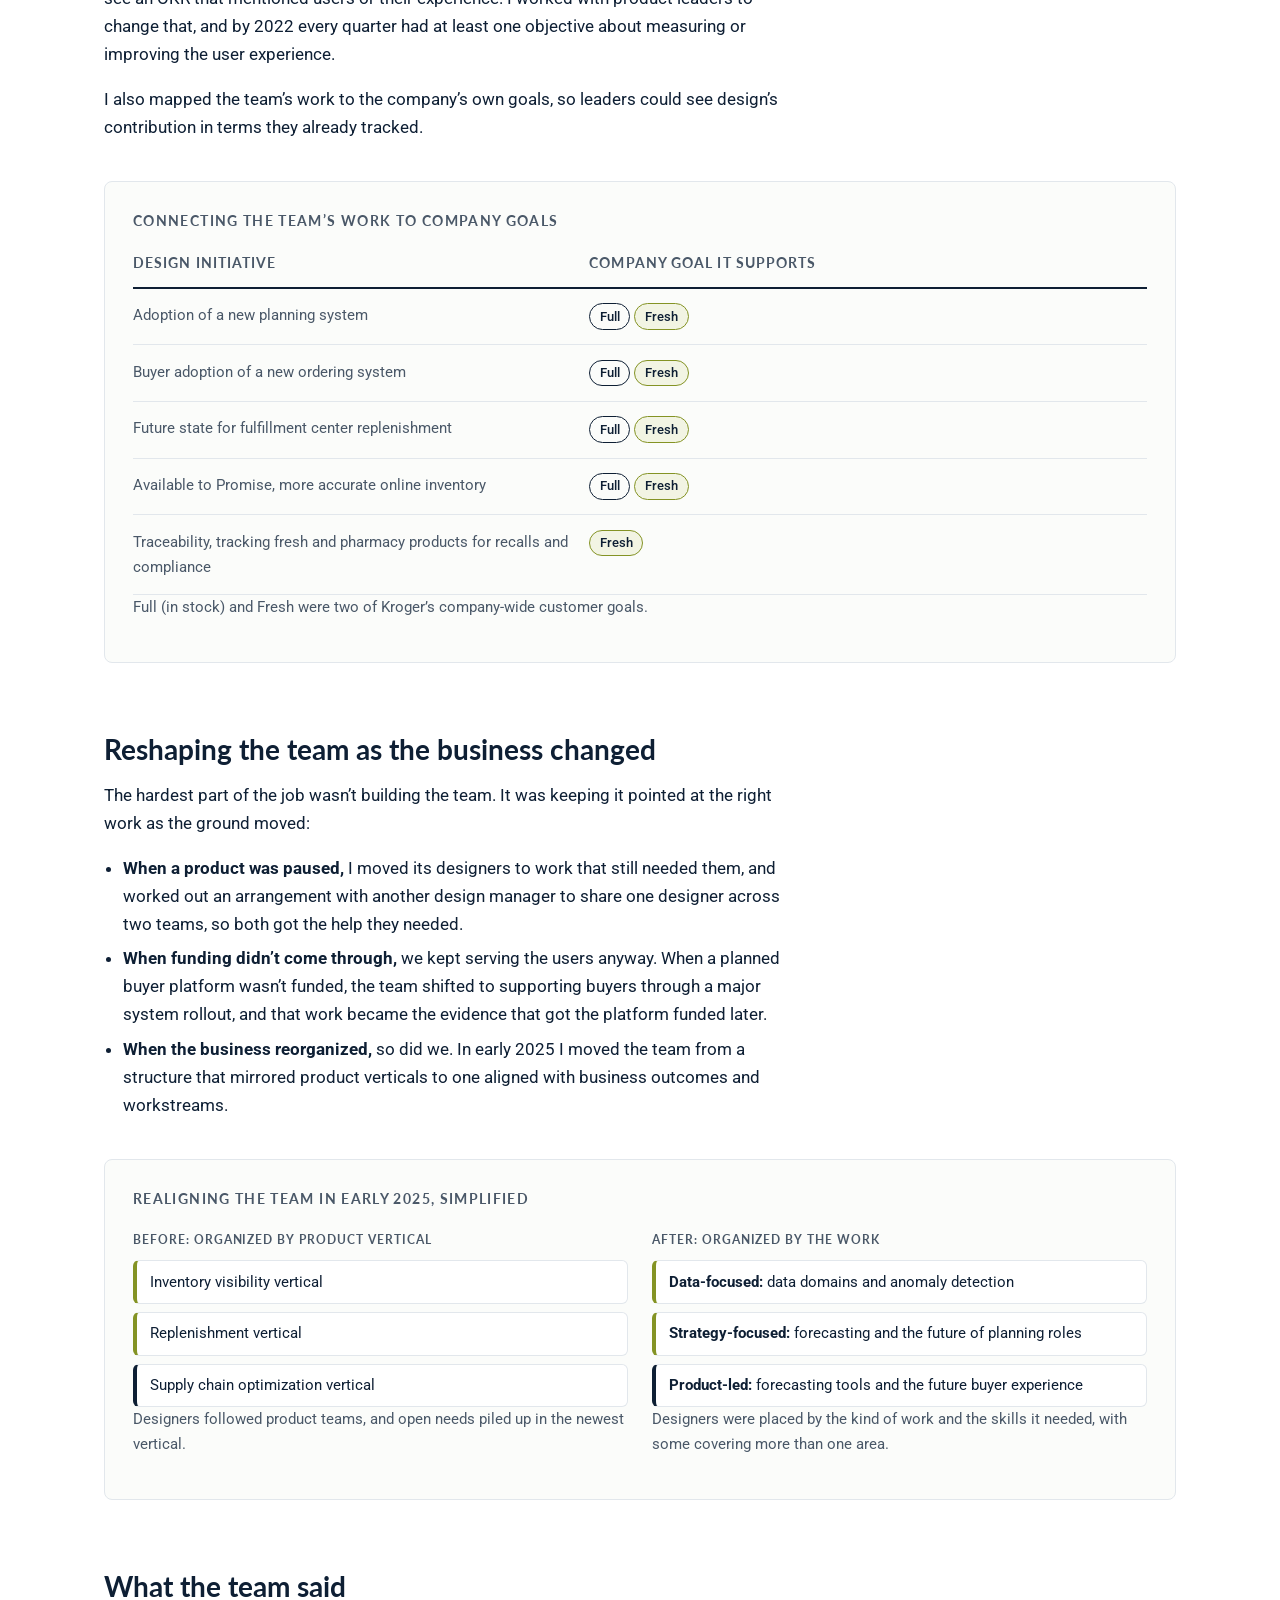
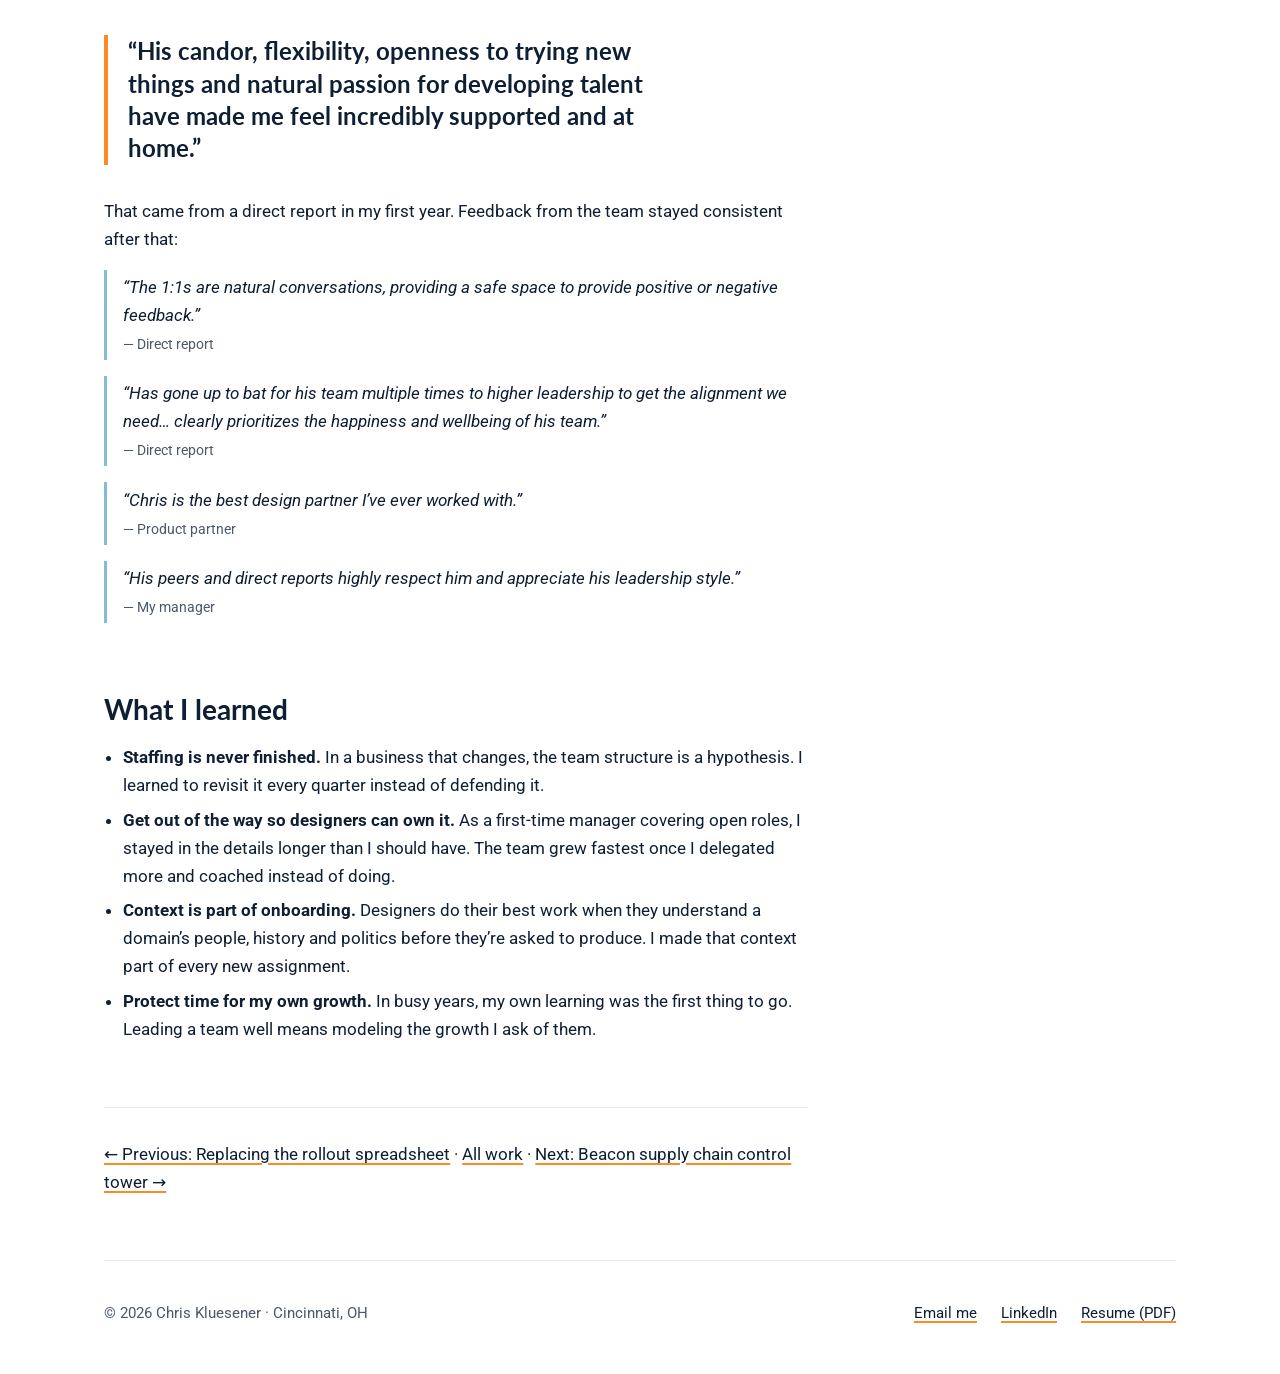
<file: work/design-team.html>
<!DOCTYPE html>
<html lang="en">
<head>
  <meta charset="utf-8">
  <meta name="viewport" content="width=device-width, initial-scale=1">
  <title>Staffing a Design Team for a Business That Kept Changing · Chris Kluesener</title>
  <meta name="description" content="How I built, ran and reshaped Kroger's supply chain product design team as priorities, products and funding shifted around it.">
  <link rel="preconnect" href="https://fonts.googleapis.com">
  <link rel="preconnect" href="https://fonts.gstatic.com" crossorigin>
  <link href="https://fonts.googleapis.com/css2?family=Lato:wght@400;700;900&family=Roboto:wght@400;500&display=swap" rel="stylesheet">
  <link rel="stylesheet" href="../styles.css">
</head>
<body>
  <a class="skip-link" href="#main">Skip to content</a>

  <div class="wrap">
    <header class="site-header">
      <a class="site-name" href="../index.html">Chris Kluesener</a>
      <nav class="site-nav" aria-label="Main">
        <a href="../index.html#work">Work</a>
        <a href="../resume.html">Resume</a>
        <a href="mailto:ckluesener@gmail.com">Contact</a>
        <a href="https://www.linkedin.com/in/ckluesener/" rel="noopener" target="_blank">LinkedIn</a>
      </nav>
    </header>

    <main id="main">
      <header class="cs-hero">
        <p class="eyebrow">Kroger · Design leadership</p>
        <h1>Staffing a design team for a business that kept changing</h1>
        <p class="lede">I was hired as the first product design leader in Kroger’s supply chain organization. Over five years I built the team, ran it, and reshaped it more than once as products were funded, paused and restarted around us. The constant wasn’t the org chart. It was putting the right designer on the right problem.</p>

        <dl class="facts">
          <div><dt>Role</dt><dd>Senior Manager, Product Design. First design leader in Supply Chain, Manufacturing, Finance &amp; Accounting.</dd></div>
          <div><dt>Timeline</dt><dd>2021–2026</dd></div>
          <div><dt>Team</dt><dd>About 7 product designers on average, 8–9 at its largest, starting from 2 inherited designers</dd></div>
          <div><dt>Partners</dt><dd>Product management, engineering, user research and business leaders across 5+ supply chain domains</dd></div>
        </dl>
      </header>

      <div class="stats wide" role="list" style="max-width: var(--wide-width)">
        <div class="stat" role="listitem"><b>2</b><span>inherited designers when I started</span></div>
        <div class="stat" role="listitem"><b>~7</b><span>designers on average, 8–9 at the peak</span></div>
        <div class="stat" role="listitem"><b>5+</b><span>supply chain domains covered</span></div>
        <div class="stat" role="listitem"><b>3</b><span>major reshapes of the team as the business changed</span></div>
      </div>

      <div class="cs-body text">
        <aside class="tldr" aria-label="Summary">
          <h2>In short</h2>
          <ul>
            <li><strong>Challenge:</strong> build a design team from almost nothing, in a part of Kroger that had never worked with product designers, while the products it supported kept changing.</li>
            <li><strong>What I did:</strong> staffed by skill, not headcount. I learned each domain first, hired for the gaps, set up a simple operating rhythm, raised the practice across the whole pillar, and moved designers whenever priorities moved.</li>
            <li><strong>Result:</strong> a team of about 7 designers embedded in product teams across forecasting, planning, replenishment, inventory visibility and end-to-end supply chain work, and a design practice the organization now planned around.</li>
          </ul>
        </aside>

        <section>
          <h2>The starting point</h2>
          <p>I joined Kroger in 2021, as the company was moving to product-led ways of working. Supply chain had product managers and engineers, but product design was new. I inherited two designers and a set of domains that ran from forecasting how much to order, to tracking inventory in thousands of stores, to the warehouses and suppliers in between.</p>
          <p>Most of the product managers had never worked with a designer. So the first job wasn’t hiring. It was learning what each domain needed from design, and showing partners what design could do.</p>
        </section>

        <section>
          <h2>Staffing by need, not headcount</h2>
          <p>Before opening roles, I spent my first months doing discovery on the domains themselves: the people, the processes, the systems, and where the future state was headed. That told me which skills each area needed. A domain about to rethink its whole process needed service design and facilitation. A domain building new tools from scratch needed strong interface design. A domain still defining its problems needed research and discovery.</p>
          <p>Hiring in a competitive design market took time. I recruited through my own network, Kroger’s design community and our recruiters, and brought in designers I’d worked with before. In the meantime I filled open roles myself, and took on extra domains where I saw design could make a difference.</p>
        </section>
      </div>

      <div class="diagram wide" role="figure" aria-labelledby="match-title">
        <p class="diagram-title" id="match-title">Matching designers to domains (2024 snapshot, names removed)</p>
        <div class="seat-grid">
          <div class="seat"><p class="seat-domain">Inventory visibility</p><p class="seat-role">Senior product designer</p><p class="seat-skills">Service design · product strategy · discovery</p><p class="seat-work">Traceability MVP</p></div>
          <div class="seat seat-open"><p class="seat-domain">Inventory visibility</p><p class="seat-role">Open role</p><p class="seat-skills">Hiring for interface design and strategy</p><p class="seat-work">Available to Promise, customer inventory</p></div>
          <div class="seat"><p class="seat-domain">End-to-end supply chain</p><p class="seat-role">Senior product designer</p><p class="seat-skills">Interface design · strong generalist</p><p class="seat-work">Traceability UI, data domain templates</p></div>
          <div class="seat"><p class="seat-domain">End-to-end supply chain</p><p class="seat-role">Senior product designer</p><p class="seat-skills">Product discovery · user research</p><p class="seat-work">Data domain discovery</p></div>
          <div class="seat"><p class="seat-domain">Forecasting &amp; planning</p><p class="seat-role">Senior product designer</p><p class="seat-skills">Service design · facilitation</p><p class="seat-work">Adoption of a new planning system</p></div>
          <div class="seat"><p class="seat-domain">Replenishment</p><p class="seat-role">Senior product designer</p><p class="seat-skills">Discovery · product strategy · interface design</p><p class="seat-work">Buyer platform strategy</p></div>
          <div class="seat"><p class="seat-domain">Replenishment</p><p class="seat-role">Product designer</p><p class="seat-skills">Discovery · research</p><p class="seat-work">Buyers moving to a new ordering system</p></div>
          <div class="seat"><p class="seat-domain">Design systems</p><p class="seat-role">Senior product designer</p><p class="seat-skills">Design systems · design ops</p><p class="seat-work">Supply chain components for the Kroger design system</p></div>
        </div>
        <p class="nest-note">I kept a board like this for my team: each designer’s domain, strengths and current focus. It made staffing conversations about fit, not just availability.</p>
      </div>

      <div class="cs-body text">
        <section>
          <p>Strong designers weren’t enough on their own. What varied was the environment around them: how ready each product space was to make room for design. In some areas, product managers, tech leads and business partners pulled designers into discovery from day one. In others, design was still something that happened after decisions were made. I tracked that maturity by domain, so I knew where my job was to clear a path for my designers: building trust with partners, showing what discovery could uncover, and making the case for design activities until they became part of how the team worked.</p>
        </section>
      </div>

      <div class="diagram wide" role="figure" aria-labelledby="maturity-title">
        <p class="diagram-title" id="maturity-title">How ready each product space was for design (2024)</p>
        <ul class="maturity">
          <li><span class="m-name">Replenishment</span><span class="m-bar"><span style="width:90%"></span></span><span class="m-label">Mature</span></li>
          <li><span class="m-name">End-to-end supply chain</span><span class="m-bar"><span style="width:90%"></span></span><span class="m-label">Mature</span></li>
          <li><span class="m-name">Forecasting</span><span class="m-bar"><span style="width:65%"></span></span><span class="m-label">Heading toward mature</span></li>
          <li><span class="m-name">Planning &amp; allocation</span><span class="m-bar"><span style="width:65%"></span></span><span class="m-label">Heading toward mature</span></li>
          <li><span class="m-name">Inventory visibility</span><span class="m-bar"><span style="width:30%"></span></span><span class="m-label">Low, slowly increasing</span></li>
        </ul>
        <p class="nest-note">This measures how fully design was accepted into each product space, not the designers in it. From my domain overview, which also captured each domain’s current problems, the problems still to solve, and its key systems.</p>
      </div>

      <div class="cs-body text">
        <section>
          <h2>How I ran the team</h2>
          <p>With designers spread across different product teams, the risk was a group of individuals instead of a team. I kept the operating rhythm simple and consistent:</p>
          <ul>
            <li><strong>Weekly 1:1s with every designer,</strong> focused on their work, their career and how I could help. Status updates moved to a separate team meeting, so 1:1s stayed about the person.</li>
            <li><strong>A weekly team meeting.</strong> Sometimes new methods or shared problems, sometimes just getting to know each other.</li>
            <li><strong>Quarterly discovery planning</strong> with each designer: what we expected to learn next quarter, and what to prioritize with our research partners.</li>
            <li><strong>Fast, structured onboarding.</strong> An onboarding plan for each new hire, OKRs within their first 4–6 weeks, and a development goal for everyone.</li>
            <li><strong>Context before assignments.</strong> A shared board for each domain mapping its product teams, stakeholders and systems, so a designer could get oriented before being asked for output.</li>
          </ul>
        </section>
      </div>

      <div class="diagram wide" role="figure" aria-labelledby="plan-title">
        <p class="diagram-title" id="plan-title">A quarter’s discovery plan, simplified</p>
        <table class="compare">
          <thead><tr><th scope="col">Product team and goal</th><th scope="col">Artifacts and who we’re talking to</th></tr></thead>
          <tbody>
            <tr><td><strong>Fresh supply chain:</strong> one integrated journey across forecasting, planning and replenishment for a new fresh system</td><td>Service blueprint and process maps, with fresh buyers, demand planners, transportation and traceability</td></tr>
            <tr><td><strong>Fresh buyer modernization:</strong> understand fresh produce buyers’ pain points, whatever the system</td><td>Service blueprint and process maps, with produce and commodity buyers</td></tr>
            <tr><td><strong>Buyer modernization:</strong> keep finding new capabilities for the buyer platform</td><td>Backlog, vision prototype and interface designs, with center store buyers</td></tr>
            <tr><td><strong>Ordering system program:</strong> capture current and future processes for forecasting, planning and replenishment</td><td>Service blueprint, business process maps and journey maps, with everyone involved</td></tr>
          </tbody>
        </table>
      </div>

      <div class="cs-body text">
        <section>
          <h2>Raising the practice beyond my team</h2>
          <p>My team didn’t work alone. With the other design leaders in the pillar, I worked on the practice everyone shared:</p>
          <ul>
            <li><strong>A better weekly design review.</strong> I redesigned the pillar-wide review so designers framed what feedback they needed, which made critique more actionable. I ran it every week and kept adjusting the format based on retrospectives.</li>
            <li><strong>Design PODs.</strong> Based on surveys of our designers, we set up small groups that met every other week to work across domains, backgrounds and experience levels.</li>
            <li><strong>Our first on-site Design Day,</strong> which I co-led: a full day of team building, learning and design challenges for a team that had mostly only met on video.</li>
            <li><strong>Design system federator</strong> for the pillar, plus an audit of the supply chain systems people actually used, to bring them closer to the Kroger design system.</li>
          </ul>
        </section>

        <section>
          <h2>Proving design’s value</h2>
          <p>A team only stays funded if the business can see what it does. When I started, it was rare to see an OKR that mentioned users or their experience. I worked with product leaders to change that, and by 2022 every quarter had at least one objective about measuring or improving the user experience.</p>
          <p>I also mapped the team’s work to the company’s own goals, so leaders could see design’s contribution in terms they already tracked.</p>
        </section>
      </div>

      <div class="diagram wide" role="figure" aria-labelledby="goals-title">
        <p class="diagram-title" id="goals-title">Connecting the team’s work to company goals</p>
        <table class="compare goal-map">
          <thead><tr><th scope="col">Design initiative</th><th scope="col">Company goal it supports</th></tr></thead>
          <tbody>
            <tr><td>Adoption of a new planning system</td><td><span class="goal full">Full</span> <span class="goal fresh">Fresh</span></td></tr>
            <tr><td>Buyer adoption of a new ordering system</td><td><span class="goal full">Full</span> <span class="goal fresh">Fresh</span></td></tr>
            <tr><td>Future state for fulfillment center replenishment</td><td><span class="goal full">Full</span> <span class="goal fresh">Fresh</span></td></tr>
            <tr><td>Available to Promise, more accurate online inventory</td><td><span class="goal full">Full</span> <span class="goal fresh">Fresh</span></td></tr>
            <tr><td>Traceability, tracking fresh and pharmacy products for recalls and compliance</td><td><span class="goal fresh">Fresh</span></td></tr>
          </tbody>
        </table>
        <p class="nest-note">Full (in stock) and Fresh were two of Kroger’s company-wide customer goals.</p>
      </div>

      <div class="cs-body text">
        <section>
          <h2>Reshaping the team as the business changed</h2>
          <p>The hardest part of the job wasn’t building the team. It was keeping it pointed at the right work as the ground moved:</p>
          <ul>
            <li><strong>When a product was paused,</strong> I moved its designers to work that still needed them, and worked out an arrangement with another design manager to share one designer across two teams, so both got the help they needed.</li>
            <li><strong>When funding didn’t come through,</strong> we kept serving the users anyway. When a planned buyer platform wasn’t funded, the team shifted to supporting buyers through a major system rollout, and that work became the evidence that got the platform funded later.</li>
            <li><strong>When the business reorganized,</strong> so did we. In early 2025 I moved the team from a structure that mirrored product verticals to one aligned with business outcomes and workstreams.</li>
          </ul>
        </section>
      </div>

      <div class="diagram wide" role="figure" aria-labelledby="reshape-title">
        <p class="diagram-title" id="reshape-title">Realigning the team in early 2025, simplified</p>
        <div class="nest reshape">
          <div>
            <p class="seat-domain">Before: organized by product vertical</p>
            <ul class="pipeline">
              <li>Inventory visibility vertical</li>
              <li>Replenishment vertical</li>
              <li>Supply chain optimization vertical</li>
            </ul>
            <p class="nest-note">Designers followed product teams, and open needs piled up in the newest vertical.</p>
          </div>
          <div>
            <p class="seat-domain">After: organized by the work</p>
            <ul class="pipeline">
              <li><strong>Data-focused:</strong> data domains and anomaly detection</li>
              <li><strong>Strategy-focused:</strong> forecasting and the future of planning roles</li>
              <li><strong>Product-led:</strong> forecasting tools and the future buyer experience</li>
            </ul>
            <p class="nest-note">Designers were placed by the kind of work and the skills it needed, with some covering more than one area.</p>
          </div>
        </div>
      </div>

      <div class="cs-body text">
        <section>
          <h2>What the team said</h2>
          <p class="pull">“His candor, flexibility, openness to trying new things and natural passion for developing talent have made me feel incredibly supported and at home.”</p>
          <p>That came from a direct report in my first year. Feedback from the team stayed consistent after that:</p>
          <ul class="quotes">
            <li>“The 1:1s are natural conversations, providing a safe space to provide positive or negative feedback.” <span>— Direct report</span></li>
            <li>“Has gone up to bat for his team multiple times to higher leadership to get the alignment we need… clearly prioritizes the happiness and wellbeing of his team.” <span>— Direct report</span></li>
            <li>“Chris is the best design partner I’ve ever worked with.” <span>— Product partner</span></li>
            <li>“His peers and direct reports highly respect him and appreciate his leadership style.” <span>— My manager</span></li>
          </ul>
        </section>

        <section>
          <h2>What I learned</h2>
          <ul>
            <li><strong>Staffing is never finished.</strong> In a business that changes, the team structure is a hypothesis. I learned to revisit it every quarter instead of defending it.</li>
            <li><strong>Get out of the way so designers can own it.</strong> As a first-time manager covering open roles, I stayed in the details longer than I should have. The team grew fastest once I delegated more and coached instead of doing.</li>
            <li><strong>Context is part of onboarding.</strong> Designers do their best work when they understand a domain’s people, history and politics before they’re asked to produce. I made that context part of every new assignment.</li>
            <li><strong>Protect time for my own growth.</strong> In busy years, my own learning was the first thing to go. Leading a team well means modeling the growth I ask of them.</li>
          </ul>
        </section>

        <p class="next-cs"><a href="ngpos.html">← Previous: Replacing the rollout spreadsheet</a> · <a href="../index.html#work">All work</a> · <a href="beacon.html">Next: Beacon supply chain control tower →</a></p>
      </div>
    </main>

    <footer class="site-footer">
      <span>© 2026 Chris Kluesener · Cincinnati, OH</span>
      <nav aria-label="Footer">
        <a href="mailto:ckluesener@gmail.com">Email me</a>
        <a href="https://www.linkedin.com/in/ckluesener/" rel="noopener" target="_blank">LinkedIn</a>
        <a href="../files/chris-kluesener-resume.pdf" download>Resume (PDF)</a>
      </nav>
    </footer>
  </div>
</body>
</html>
</file>
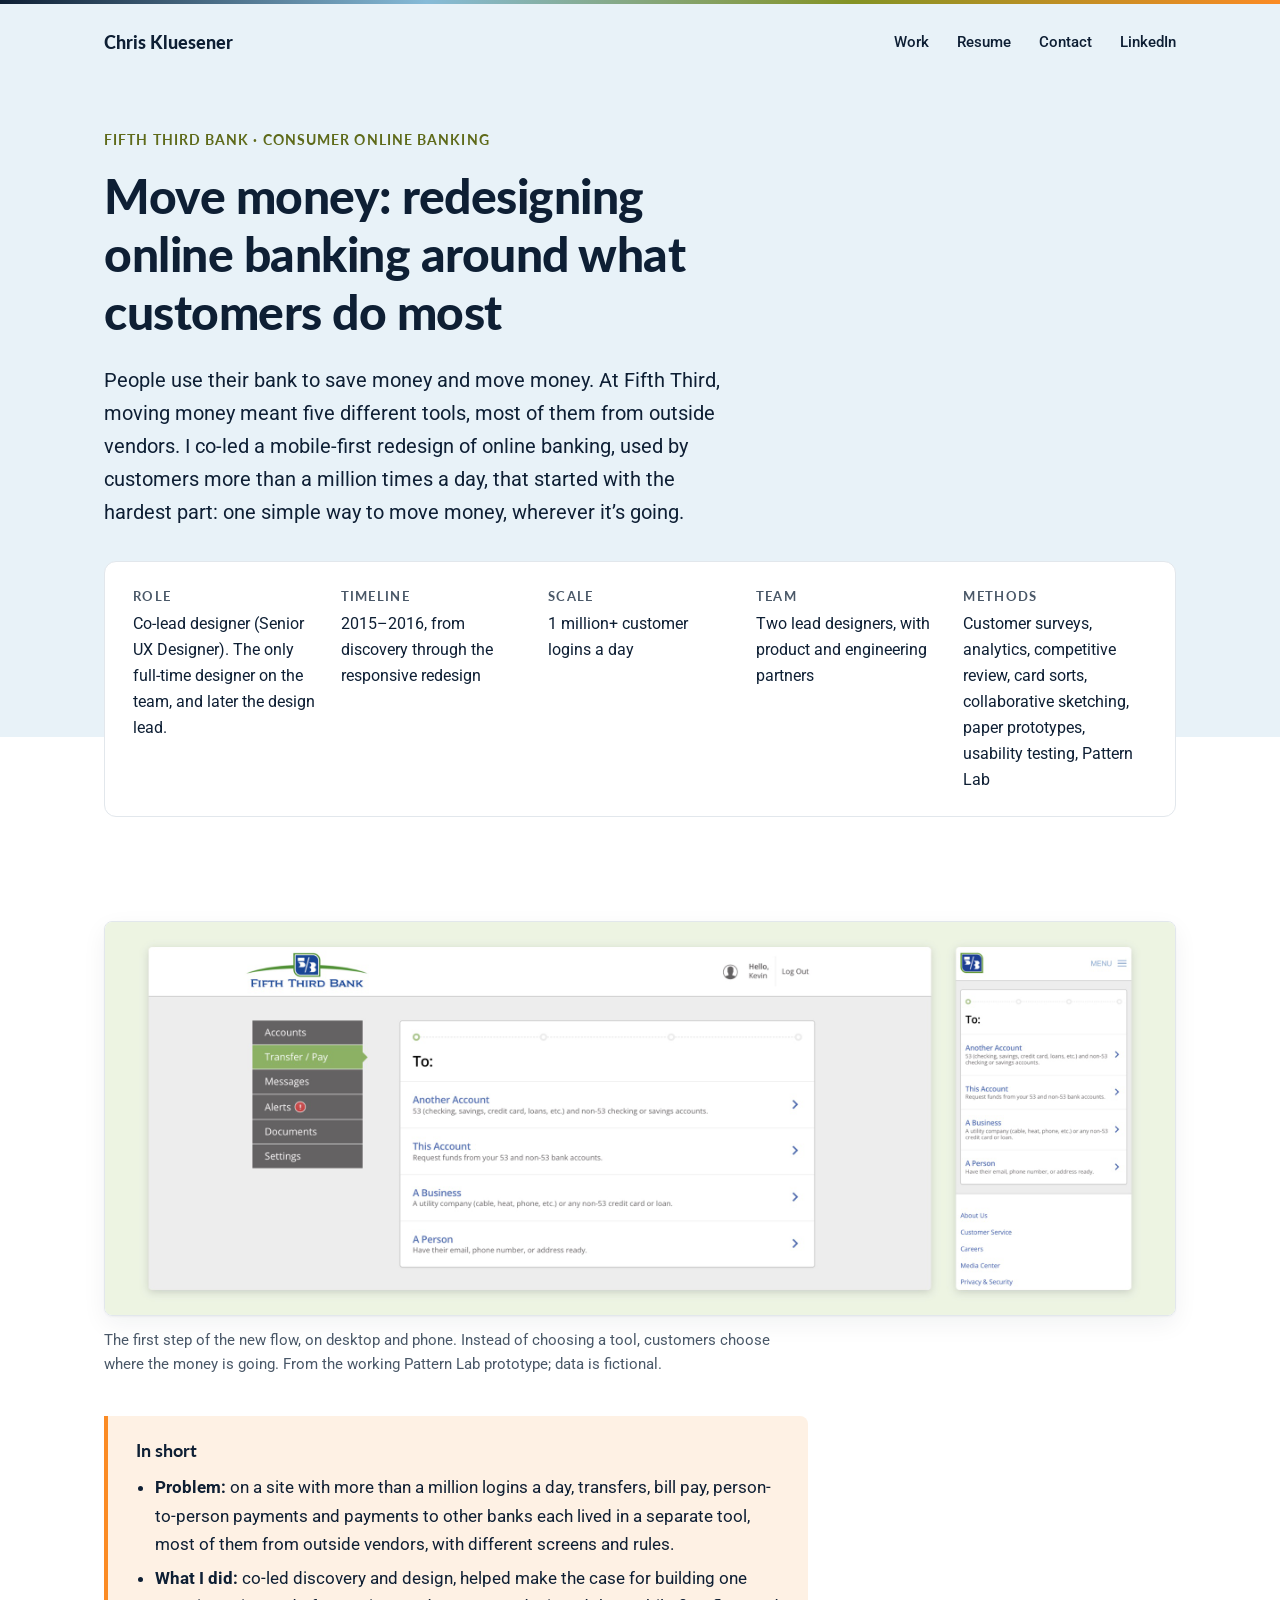
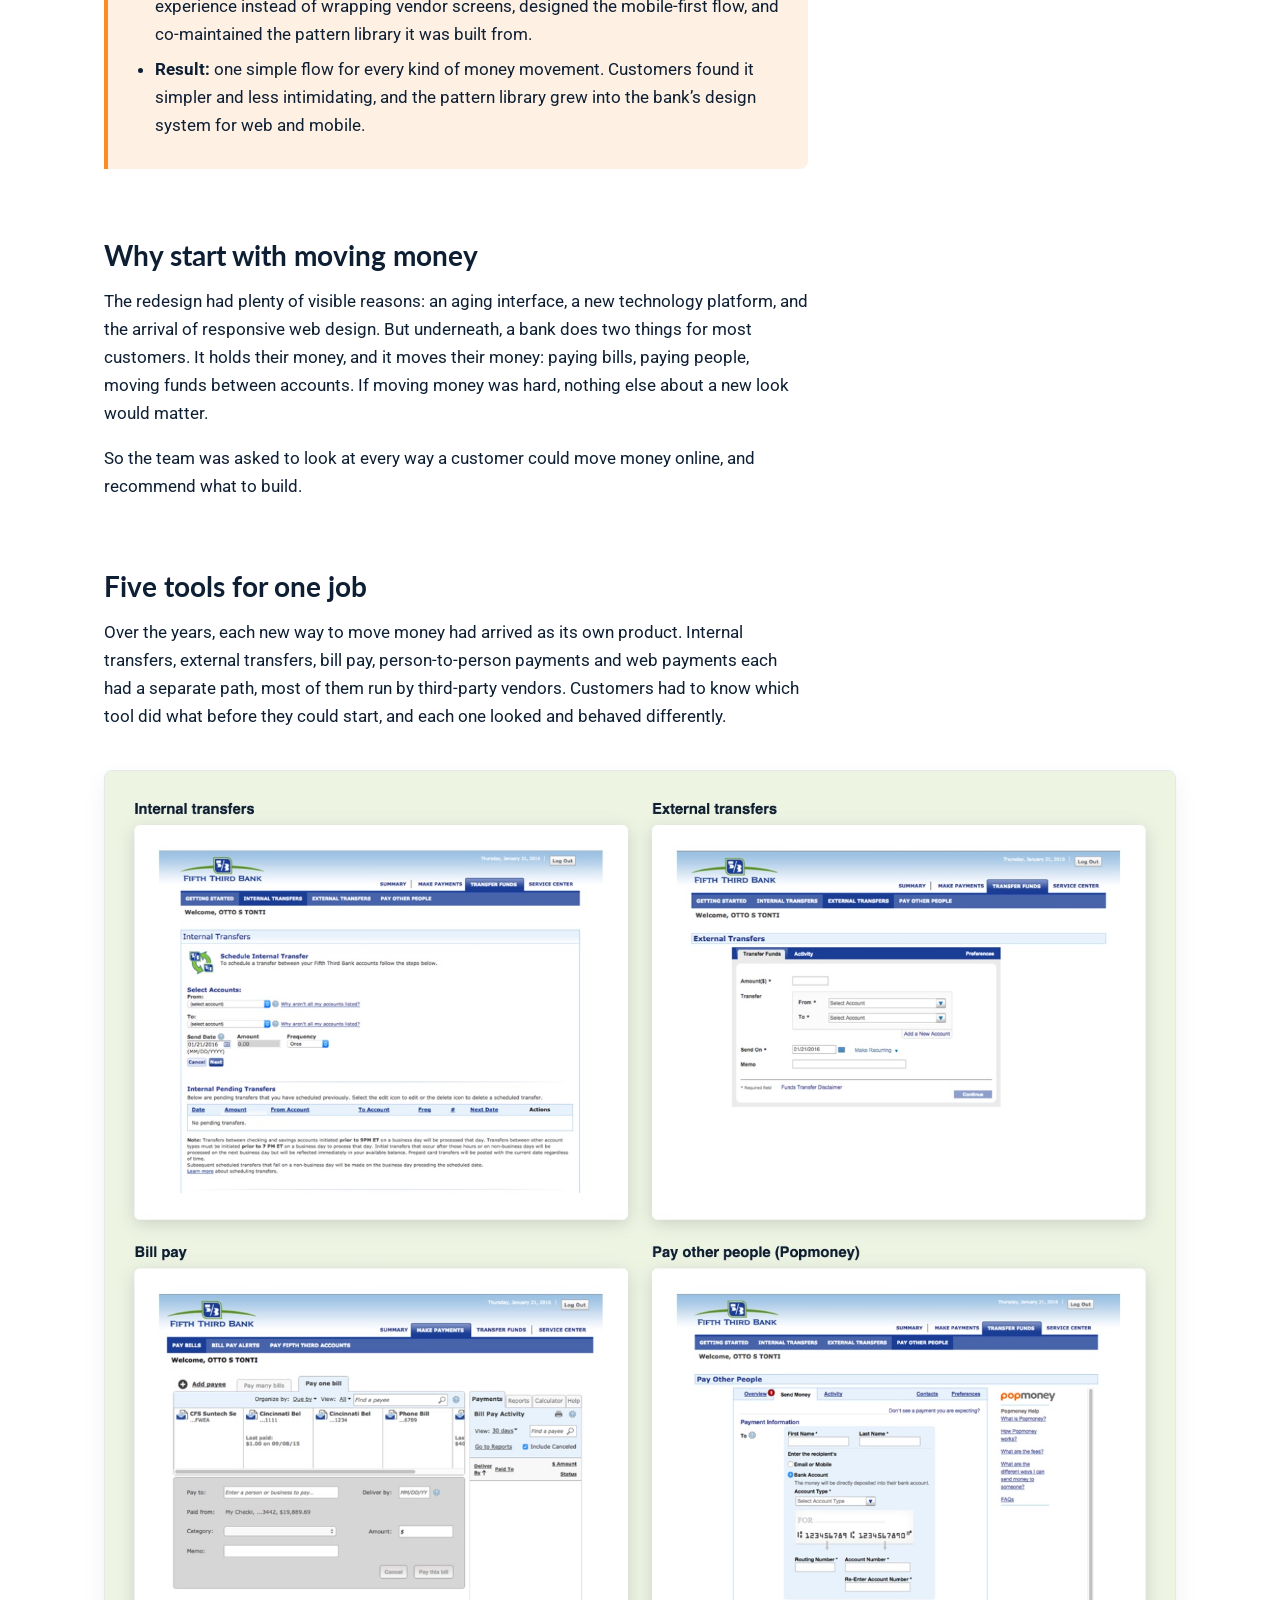
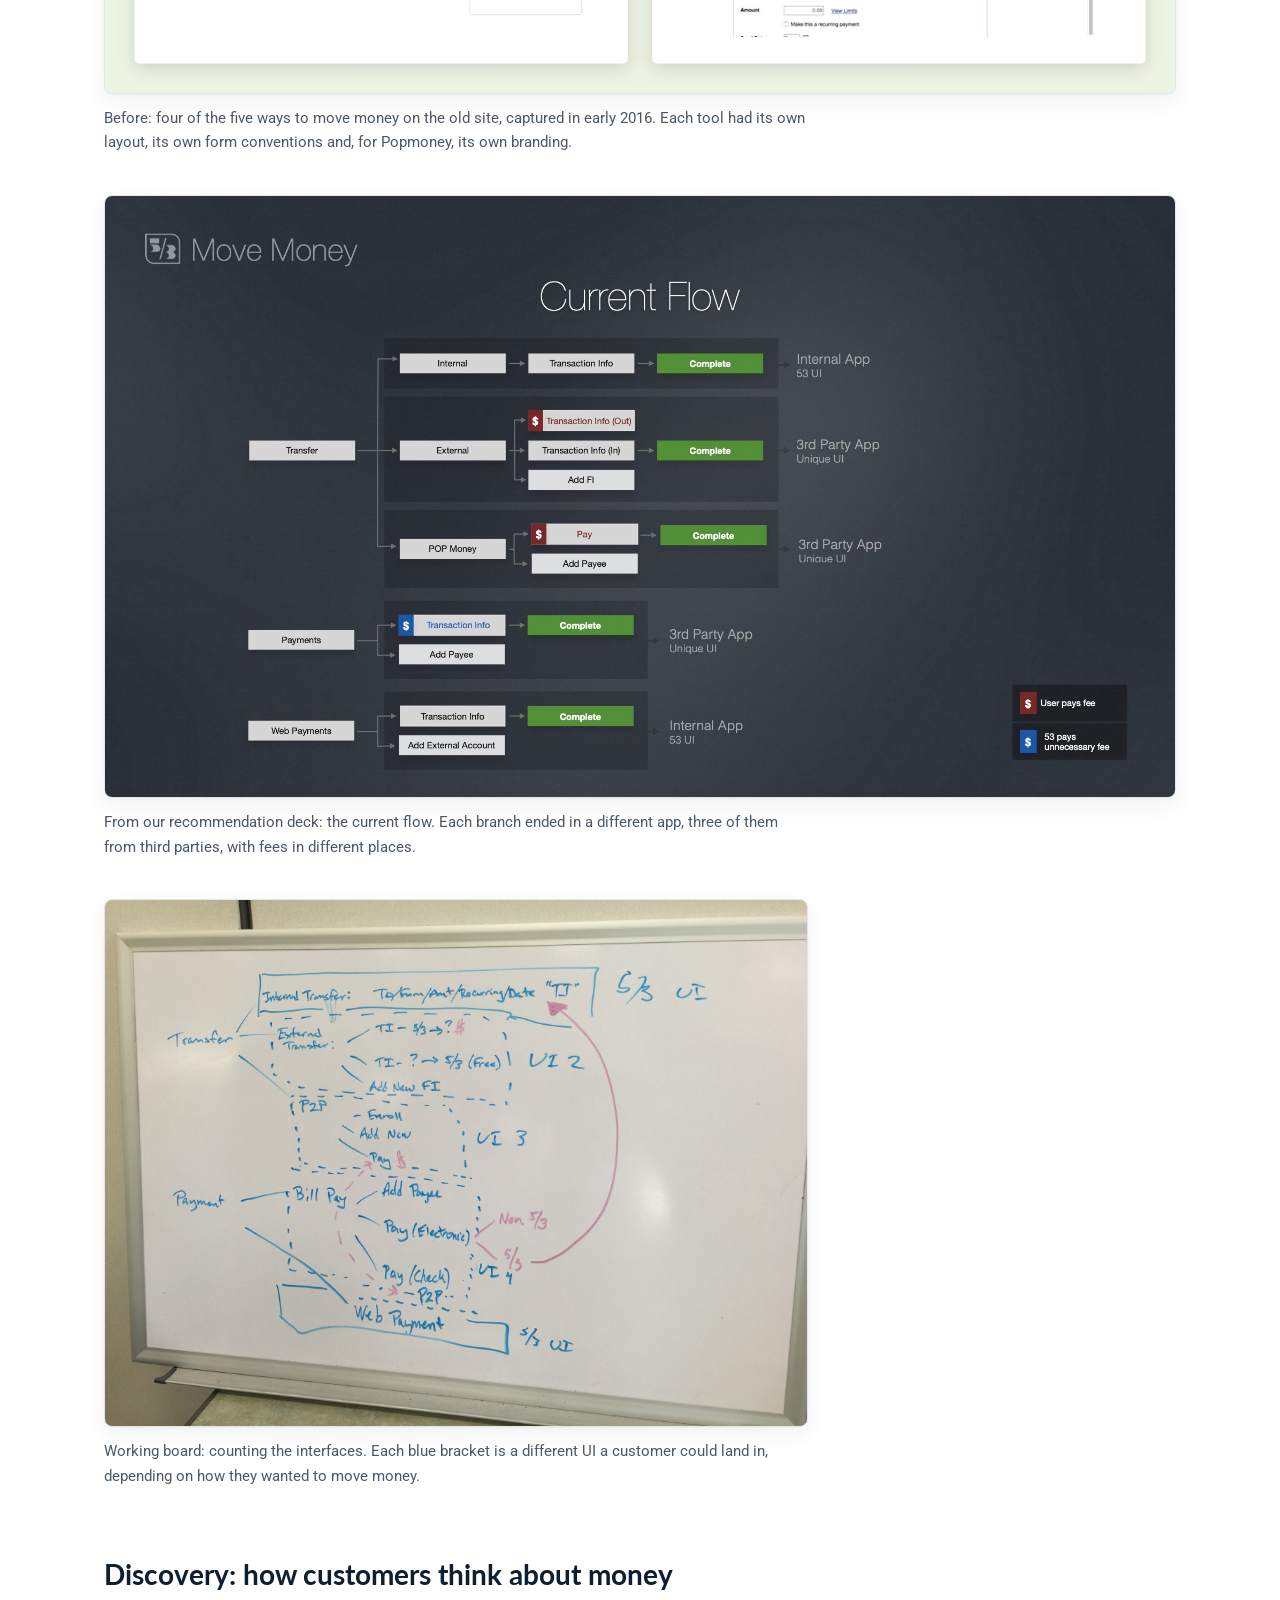
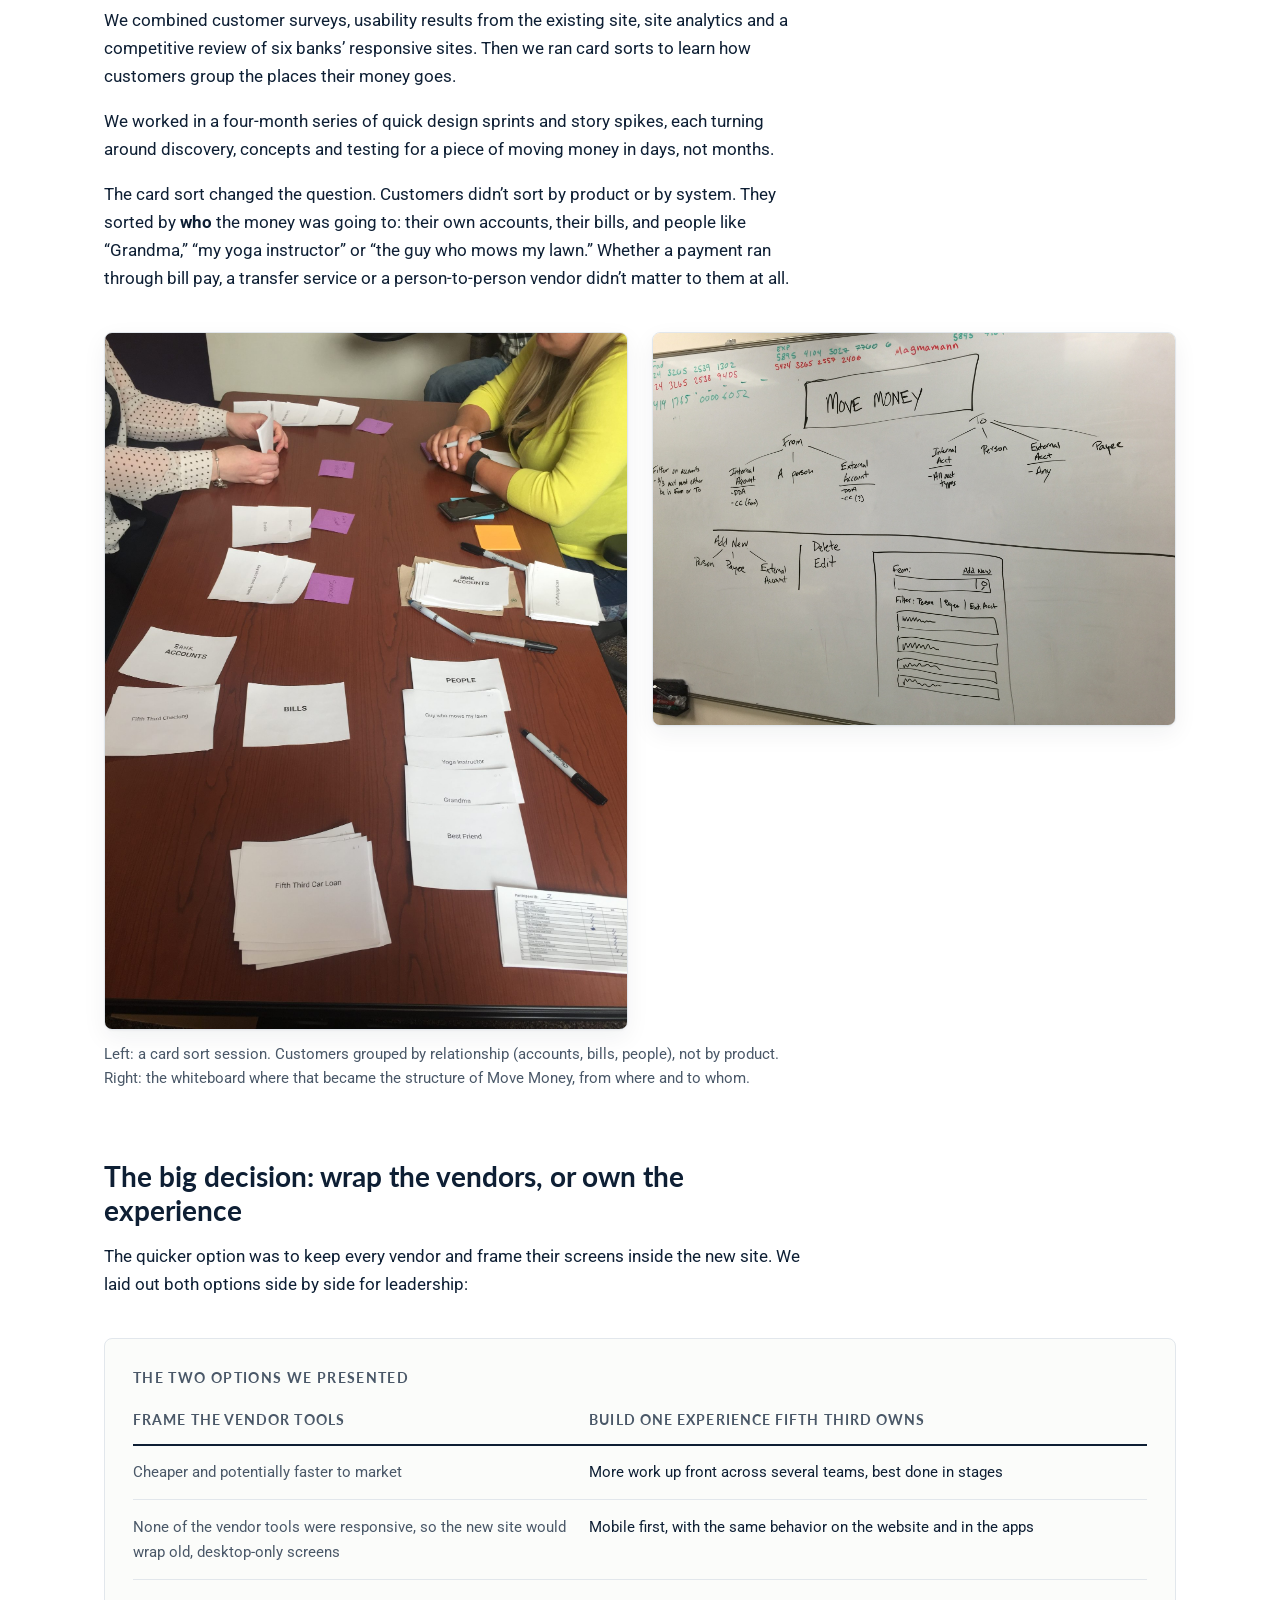
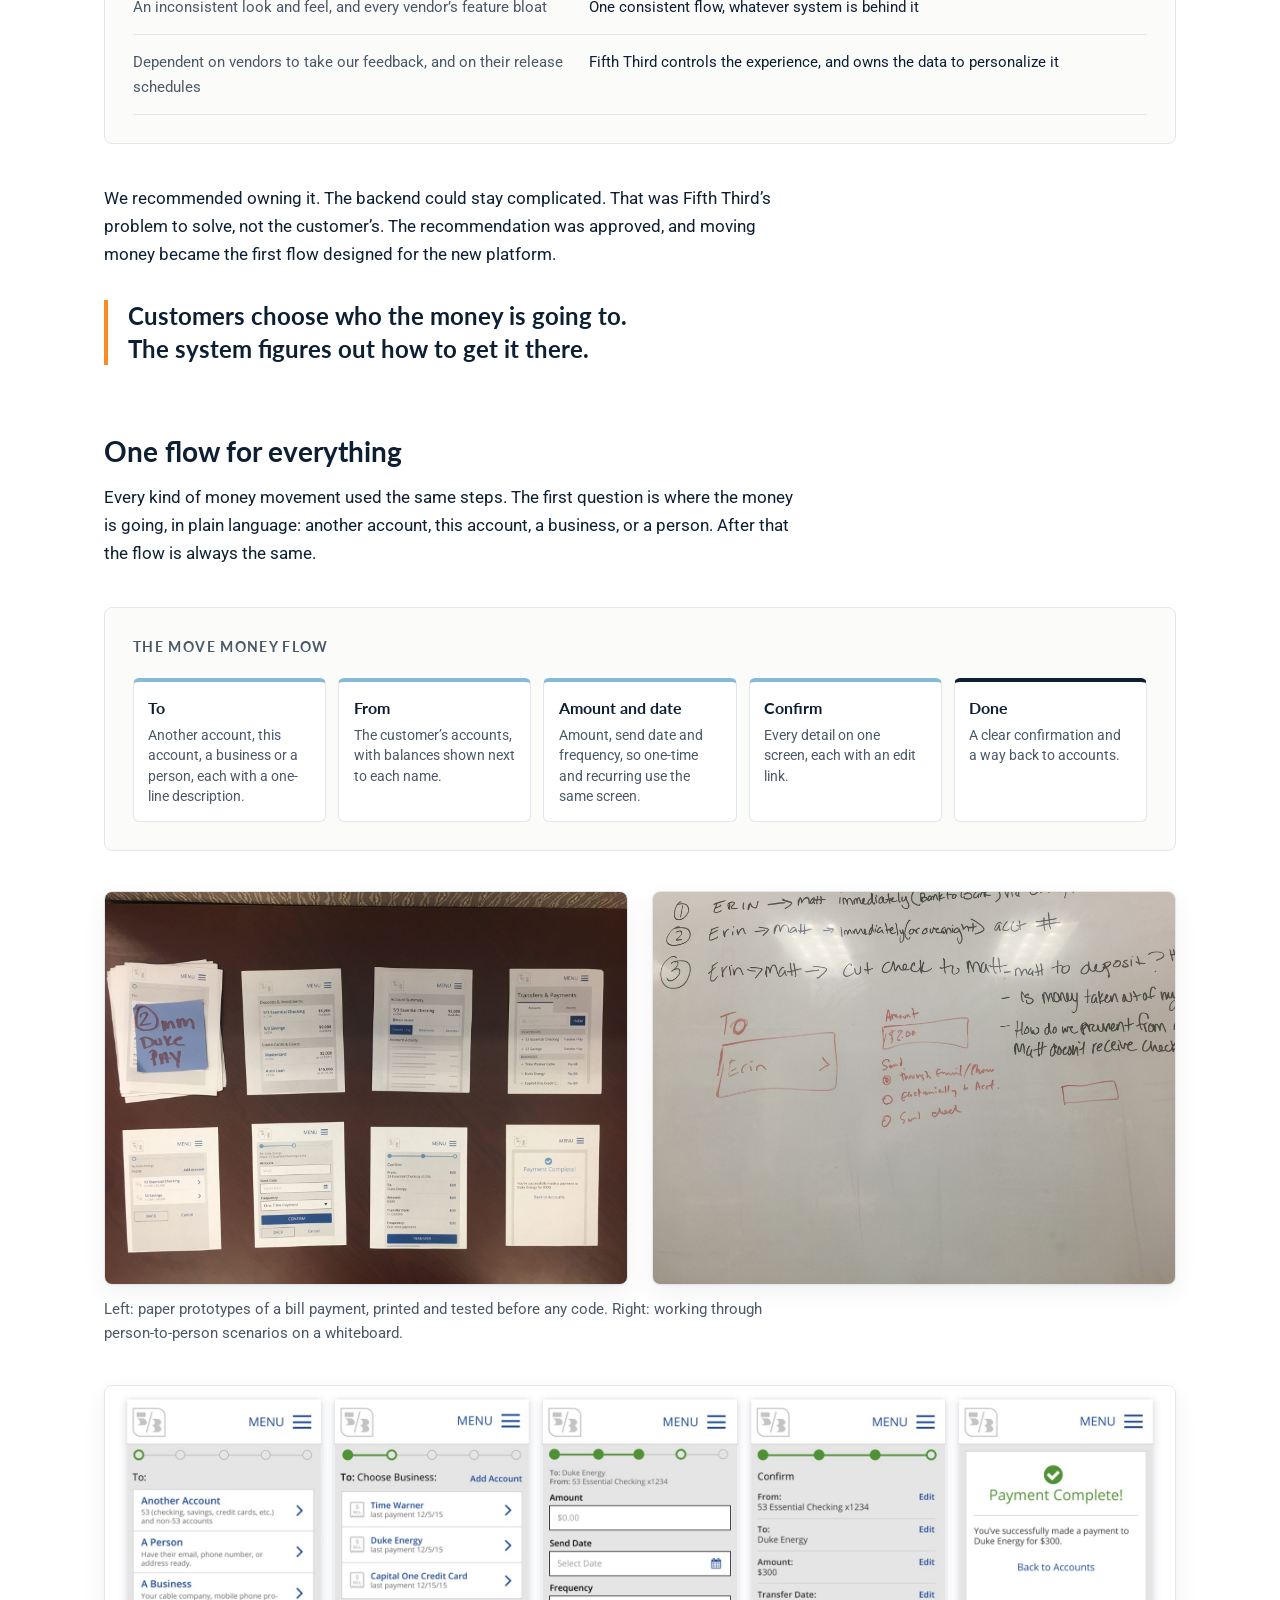
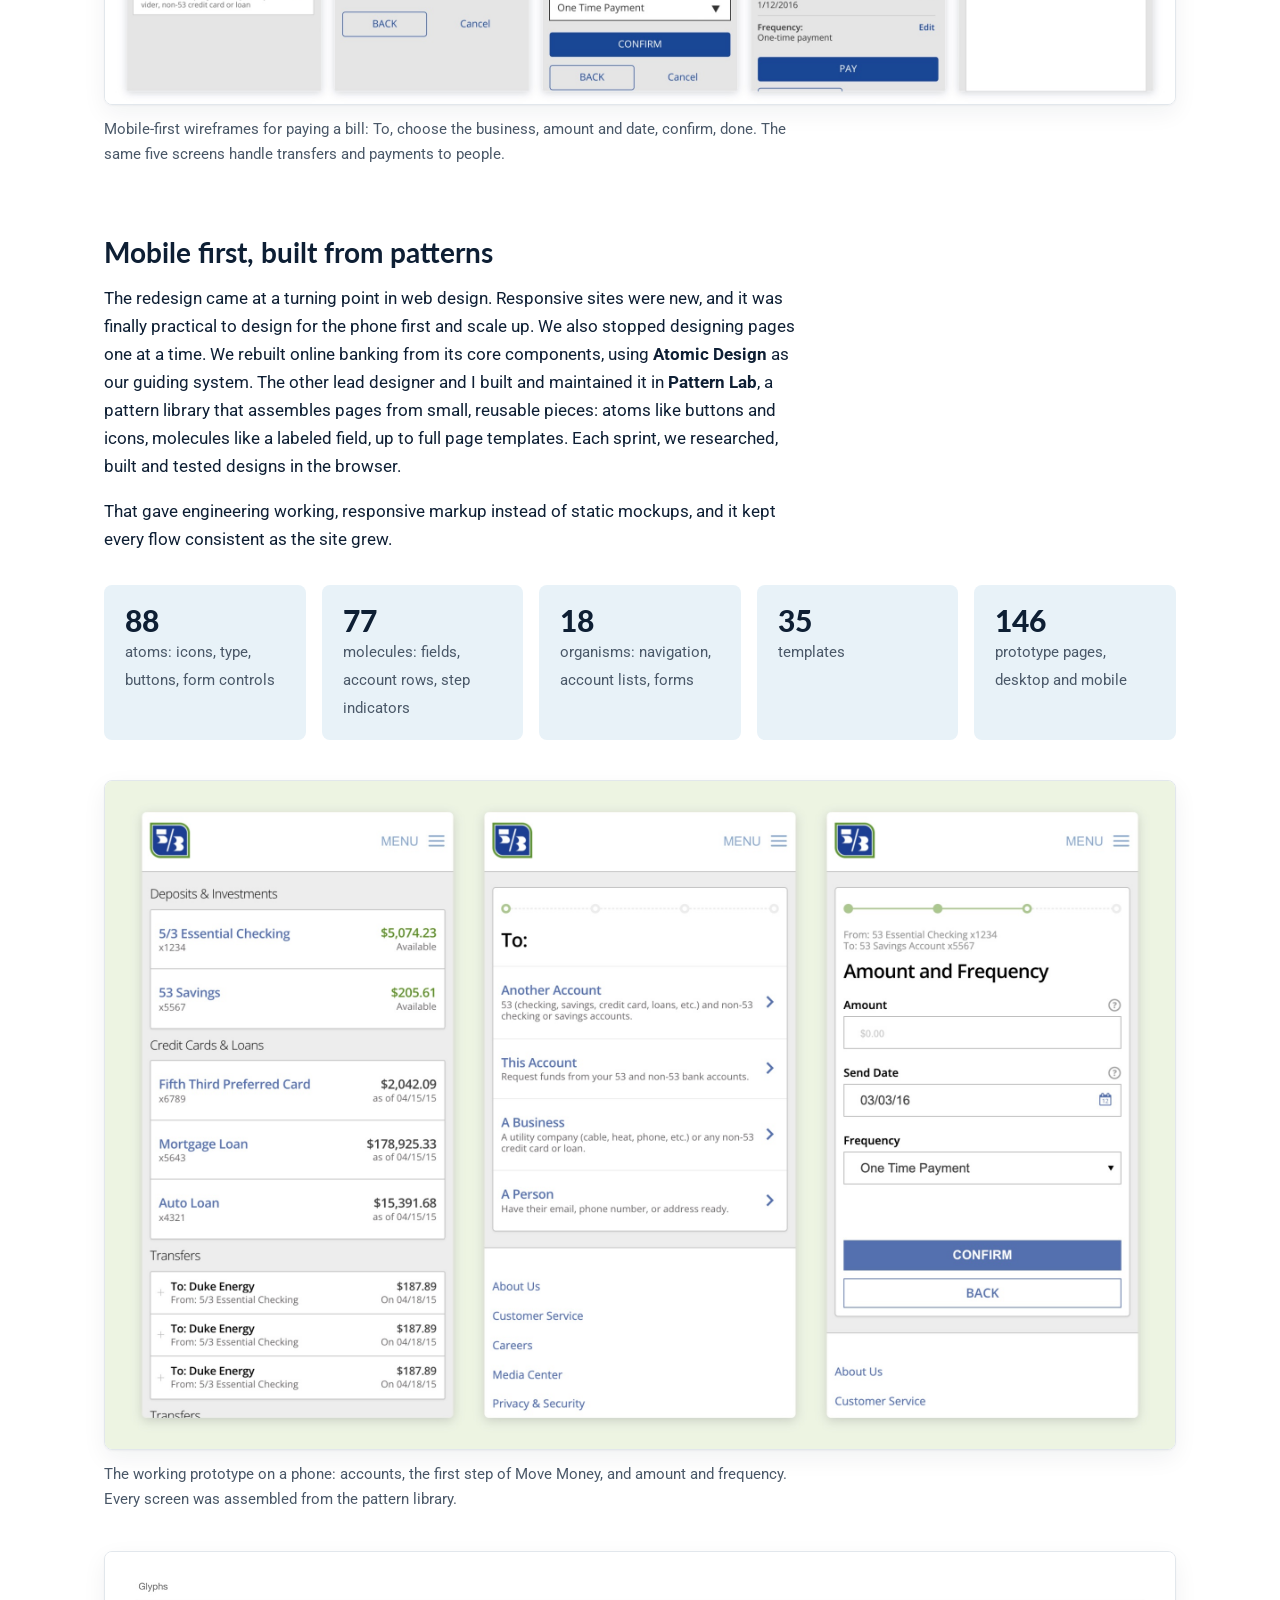
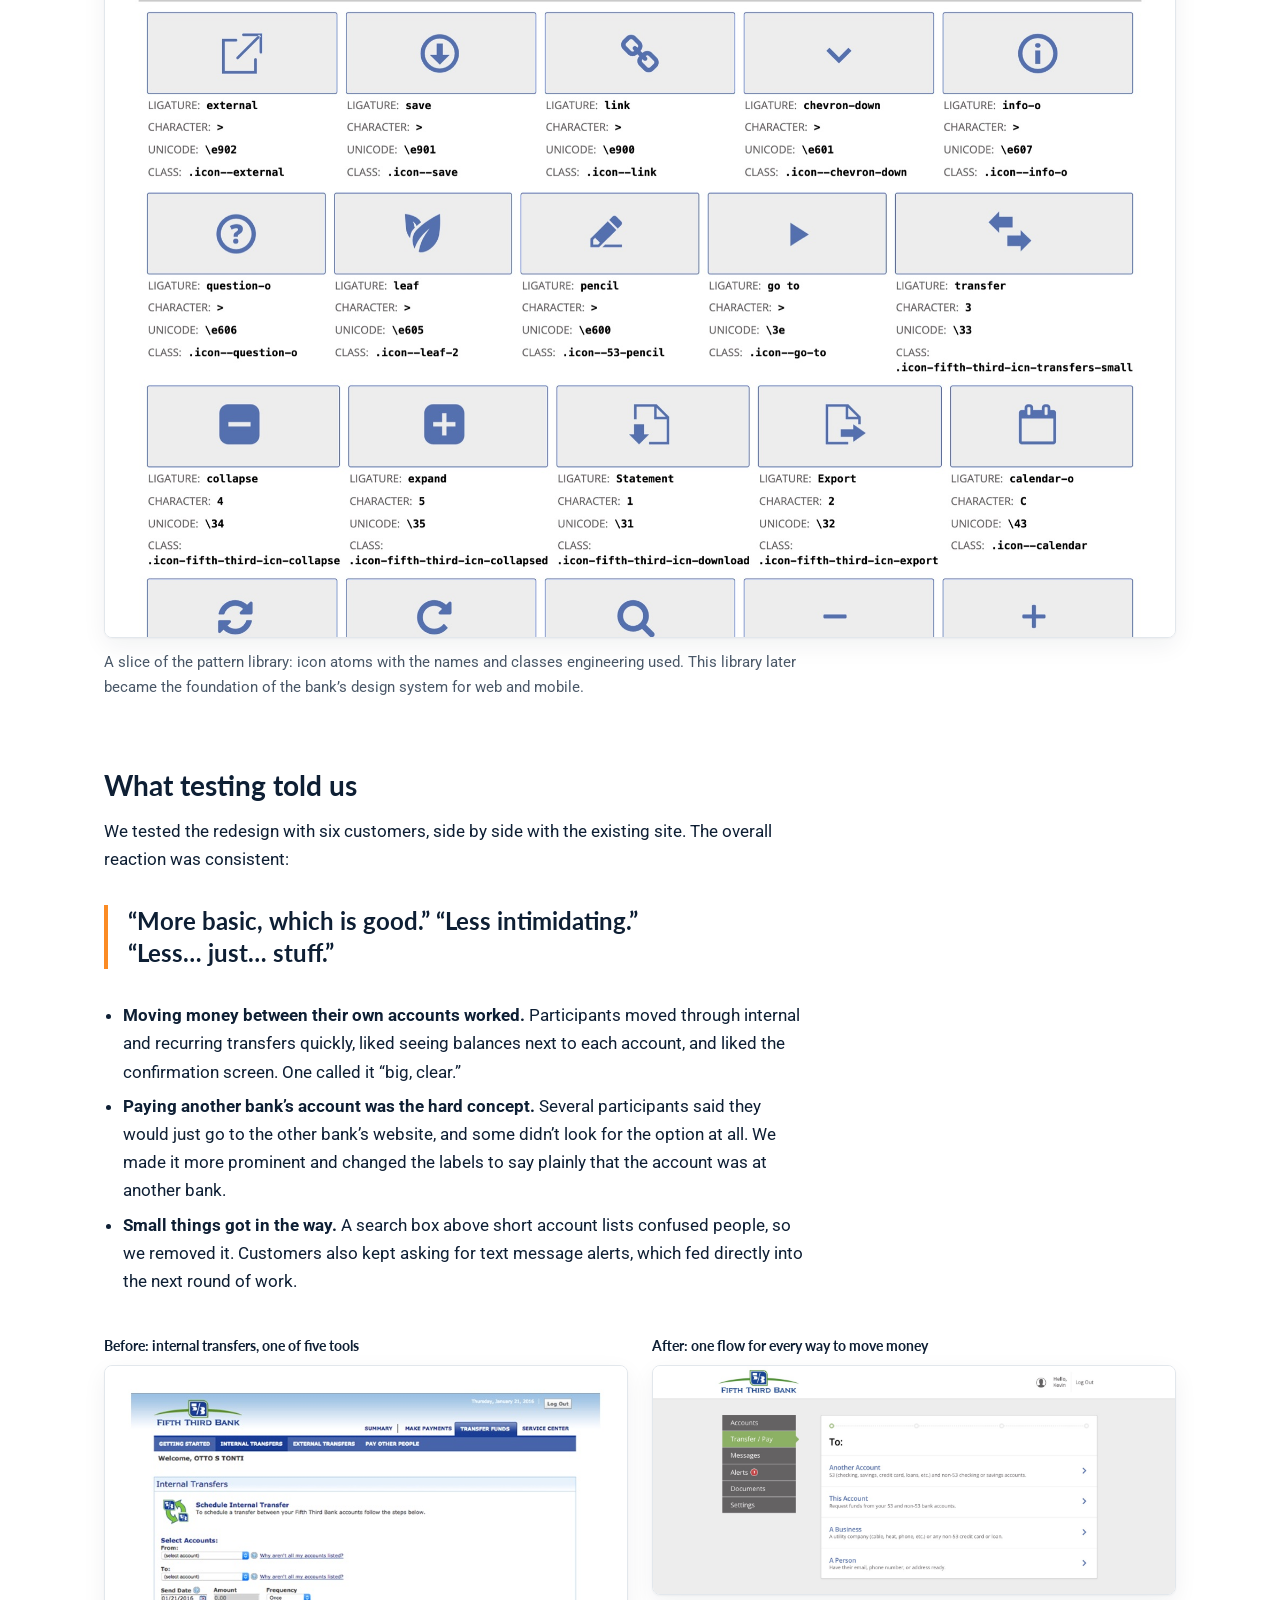
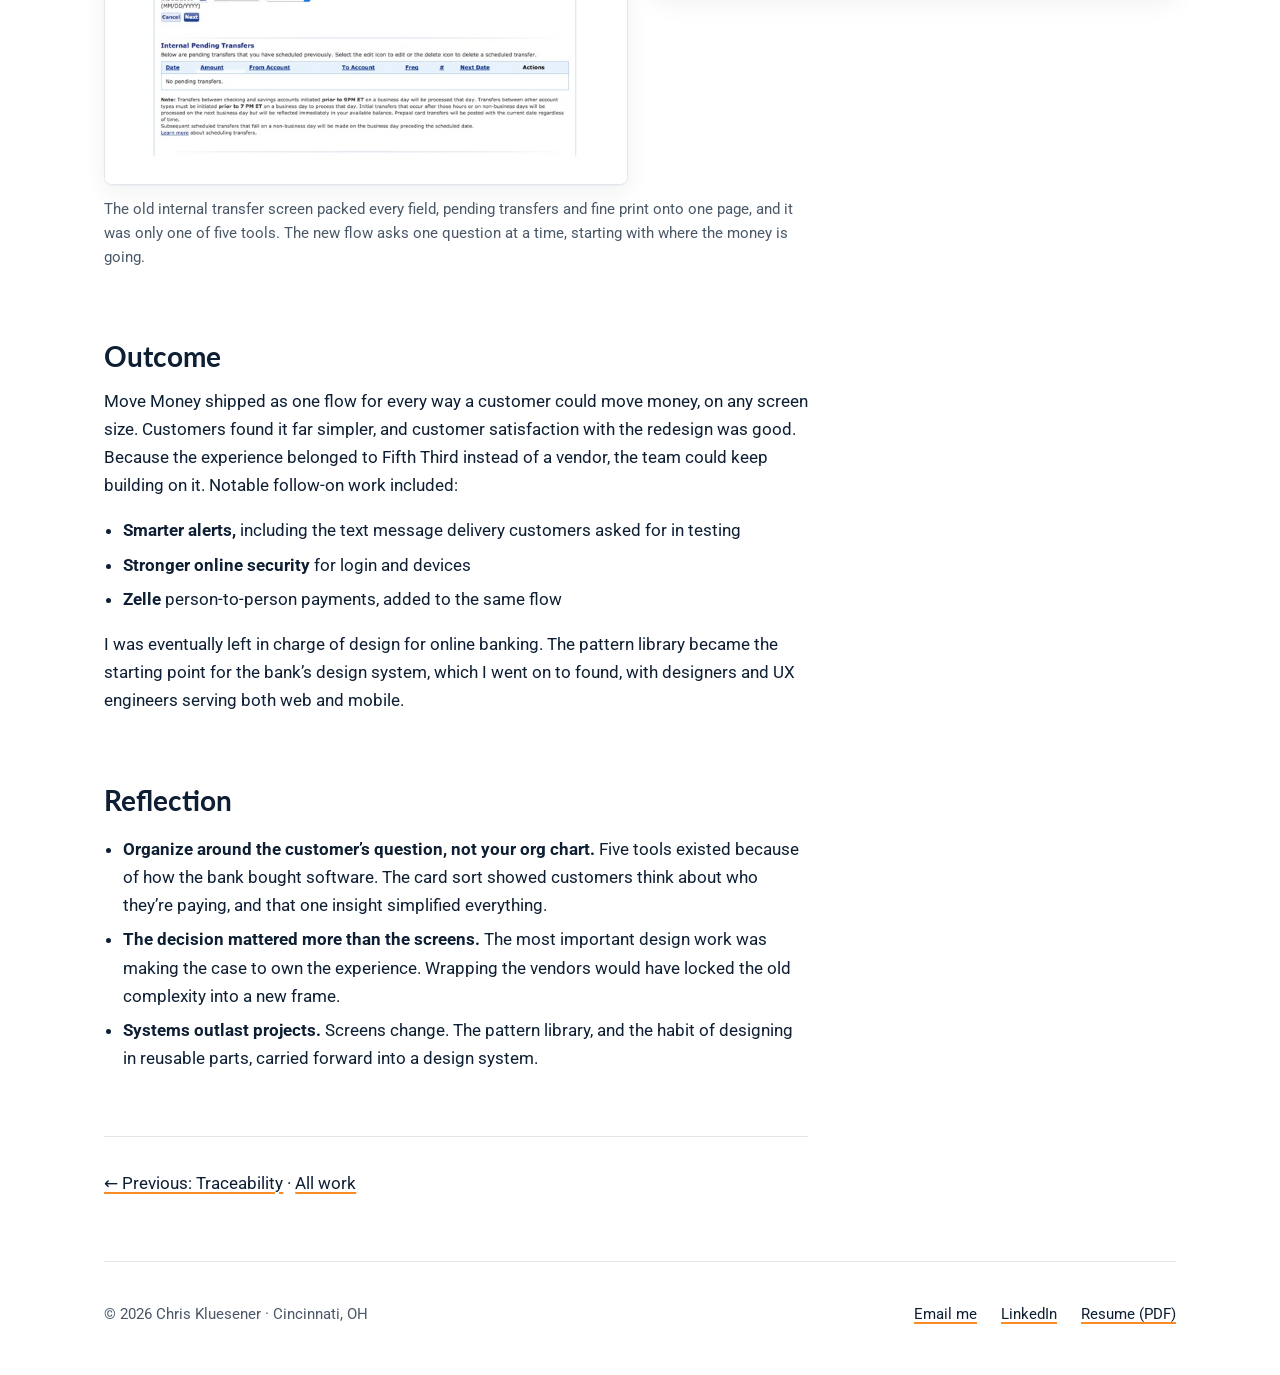
<file: work/fifththird.html>
<!DOCTYPE html>
<html lang="en">
<head>
  <meta charset="utf-8">
  <meta name="viewport" content="width=device-width, initial-scale=1">
  <title>Fifth Third Online Banking: Move Money · Chris Kluesener</title>
  <meta name="description" content="Redesigning Fifth Third online banking around moving money: one mobile-first flow in place of five separate tools, built on a pattern library that grew into the bank's design system.">
  <link rel="preconnect" href="https://fonts.googleapis.com">
  <link rel="preconnect" href="https://fonts.gstatic.com" crossorigin>
  <link href="https://fonts.googleapis.com/css2?family=Lato:wght@400;700;900&family=Roboto:wght@400;500&display=swap" rel="stylesheet">
  <link rel="stylesheet" href="../styles.css">
</head>
<body>
  <a class="skip-link" href="#main">Skip to content</a>

  <div class="wrap">
    <header class="site-header">
      <a class="site-name" href="../index.html">Chris Kluesener</a>
      <nav class="site-nav" aria-label="Main">
        <a href="../index.html#work">Work</a>
        <a href="../resume.html">Resume</a>
        <a href="mailto:ckluesener@gmail.com">Contact</a>
        <a href="https://www.linkedin.com/in/ckluesener/" rel="noopener" target="_blank">LinkedIn</a>
      </nav>
    </header>

    <main id="main">
      <header class="cs-hero">
        <p class="eyebrow">Fifth Third Bank · Consumer online banking</p>
        <h1>Move money: redesigning online banking around what customers do most</h1>
        <p class="lede">People use their bank to save money and move money. At Fifth Third, moving money meant five different tools, most of them from outside vendors. I co-led a mobile-first redesign of online banking, used by customers more than a million times a day, that started with the hardest part: one simple way to move money, wherever it’s going.</p>

        <dl class="facts">
          <div><dt>Role</dt><dd>Co-lead designer (Senior UX Designer). The only full-time designer on the team, and later the design lead.</dd></div>
          <div><dt>Timeline</dt><dd>2015–2016, from discovery through the responsive redesign</dd></div>
          <div><dt>Scale</dt><dd>1 million+ customer logins a day</dd></div>
          <div><dt>Team</dt><dd>Two lead designers, with product and engineering partners</dd></div>
          <div><dt>Methods</dt><dd>Customer surveys, analytics, competitive review, card sorts, collaborative sketching, paper prototypes, usability testing, Pattern Lab</dd></div>
        </dl>
      </header>

      <figure class="wide">
        <img src="../images/fifththird/hero.jpg" alt="The redesigned Move Money flow on desktop and phone. The first step asks where the money is going, with four choices: Another Account, This Account, A Business, A Person.">
        <figcaption>The first step of the new flow, on desktop and phone. Instead of choosing a tool, customers choose where the money is going. From the working Pattern Lab prototype; data is fictional.</figcaption>
      </figure>

      <div class="cs-body text">
        <aside class="tldr" aria-label="Summary">
          <h2>In short</h2>
          <ul>
            <li><strong>Problem:</strong> on a site with more than a million logins a day, transfers, bill pay, person-to-person payments and payments to other banks each lived in a separate tool, most of them from outside vendors, with different screens and rules.</li>
            <li><strong>What I did:</strong> co-led discovery and design, helped make the case for building one experience instead of wrapping vendor screens, designed the mobile-first flow, and co-maintained the pattern library it was built from.</li>
            <li><strong>Result:</strong> one simple flow for every kind of money movement. Customers found it simpler and less intimidating, and the pattern library grew into the bank’s design system for web and mobile.</li>
          </ul>
        </aside>

        <section>
          <h2>Why start with moving money</h2>
          <p>The redesign had plenty of visible reasons: an aging interface, a new technology platform, and the arrival of responsive web design. But underneath, a bank does two things for most customers. It holds their money, and it moves their money: paying bills, paying people, moving funds between accounts. If moving money was hard, nothing else about a new look would matter.</p>
          <p>So the team was asked to look at every way a customer could move money online, and recommend what to build.</p>
        </section>

        <section>
          <h2>Five tools for one job</h2>
          <p>Over the years, each new way to move money had arrived as its own product. Internal transfers, external transfers, bill pay, person-to-person payments and web payments each had a separate path, most of them run by third-party vendors. Customers had to know which tool did what before they could start, and each one looked and behaved differently.</p>
        </section>
      </div>

      <figure class="wide">
        <img src="../images/fifththird/before-grid.jpg" alt="Four screens from the old online banking site: internal transfers, external transfers, bill pay and Pay Other People through Popmoney. Each has a different layout, form style and navigation.">
        <figcaption>Before: four of the five ways to move money on the old site, captured in early 2016. Each tool had its own layout, its own form conventions and, for Popmoney, its own branding.</figcaption>
      </figure>

      <figure class="wide">
        <img src="../images/fifththird/current-flow.jpg" alt="Slide titled Current Flow: transfers, payments and web payments branch into internal, external and person-to-person paths, each ending in a different internal or third-party app, with markers for where customers pay fees.">
        <figcaption>From our recommendation deck: the current flow. Each branch ended in a different app, three of them from third parties, with fees in different places.</figcaption>
      </figure>

      <figure class="text">
        <img src="../images/fifththird/whiteboard-map.jpg" alt="Whiteboard sketch mapping transfers and payments: internal transfer, external transfer, person-to-person, bill pay and web payment, grouped into four different interfaces.">
        <figcaption>Working board: counting the interfaces. Each blue bracket is a different UI a customer could land in, depending on how they wanted to move money.</figcaption>
      </figure>

      <div class="cs-body text">
        <section>
          <h2>Discovery: how customers think about money</h2>
          <p>We combined customer surveys, usability results from the existing site, site analytics and a competitive review of six banks’ responsive sites. Then we ran card sorts to learn how customers group the places their money goes.</p>
          <p>We worked in a four-month series of quick design sprints and story spikes, each turning around discovery, concepts and testing for a piece of moving money in days, not months.</p>
          <p>The card sort changed the question. Customers didn’t sort by product or by system. They sorted by <strong>who</strong> the money was going to: their own accounts, their bills, and people like “Grandma,” “my yoga instructor” or “the guy who mows my lawn.” Whether a payment ran through bill pay, a transfer service or a person-to-person vendor didn’t matter to them at all.</p>
        </section>
      </div>

      <figure class="wide">
        <div class="pair">
          <div><img src="../images/fifththird/card-sort.jpg" alt="Card sort in progress on a table: participants grouping cards under headings such as Bank Accounts, Bills and People, with cards like Grandma, Yoga Instructor and Best Friend."></div>
          <div><img src="../images/fifththird/whiteboard-move-money.jpg" alt="Whiteboard sketch of a Move Money structure: From and To branches, with To split into internal account, person, external account and payee, plus a rough list screen."></div>
        </div>
        <figcaption>Left: a card sort session. Customers grouped by relationship (accounts, bills, people), not by product. Right: the whiteboard where that became the structure of Move Money, from where and to whom.</figcaption>
      </figure>

      <div class="cs-body text">
        <section>
          <h2>The big decision: wrap the vendors, or own the experience</h2>
          <p>The quicker option was to keep every vendor and frame their screens inside the new site. We laid out both options side by side for leadership:</p>
        </section>
      </div>

      <div class="diagram wide" role="figure" aria-labelledby="decision-title">
        <p class="diagram-title" id="decision-title">The two options we presented</p>
        <table class="compare">
          <thead><tr><th scope="col">Frame the vendor tools</th><th scope="col">Build one experience Fifth Third owns</th></tr></thead>
          <tbody>
            <tr><td>Cheaper and potentially faster to market</td><td>More work up front across several teams, best done in stages</td></tr>
            <tr><td>None of the vendor tools were responsive, so the new site would wrap old, desktop-only screens</td><td>Mobile first, with the same behavior on the website and in the apps</td></tr>
            <tr><td>An inconsistent look and feel, and every vendor’s feature bloat</td><td>One consistent flow, whatever system is behind it</td></tr>
            <tr><td>Dependent on vendors to take our feedback, and on their release schedules</td><td>Fifth Third controls the experience, and owns the data to personalize it</td></tr>
          </tbody>
        </table>
      </div>

      <div class="cs-body text">
        <section>
          <p>We recommended owning it. The backend could stay complicated. That was Fifth Third’s problem to solve, not the customer’s. The recommendation was approved, and moving money became the first flow designed for the new platform.</p>
          <p class="pull">Customers choose who the money is going to. The system figures out how to get it there.</p>
        </section>

        <section>
          <h2>One flow for everything</h2>
          <p>Every kind of money movement used the same steps. The first question is where the money is going, in plain language: another account, this account, a business, or a person. After that the flow is always the same.</p>
        </section>
      </div>

      <div class="diagram wide" role="figure" aria-labelledby="flow-title">
        <p class="diagram-title" id="flow-title">The Move Money flow</p>
        <ol class="flow">
          <li><strong>To</strong>Another account, this account, a business or a person, each with a one-line description.</li>
          <li><strong>From</strong>The customer’s accounts, with balances shown next to each name.</li>
          <li><strong>Amount and date</strong>Amount, send date and frequency, so one-time and recurring use the same screen.</li>
          <li><strong>Confirm</strong>Every detail on one screen, each with an edit link.</li>
          <li><strong>Done</strong>A clear confirmation and a way back to accounts.</li>
        </ol>
      </div>

      <figure class="wide">
        <div class="pair">
          <div><img src="../images/fifththird/paper-prototypes.jpg" alt="Printed paper prototypes of the mobile Move Money screens laid out on a table, with a sticky note reading Move Money Duke pay."></div>
          <div><img src="../images/fifththird/whiteboard-scenario.jpg" alt="Whiteboard scenarios of one person paying another, with a sketched To field and options for how the money is sent."></div>
        </div>
        <figcaption>Left: paper prototypes of a bill payment, printed and tested before any code. Right: working through person-to-person scenarios on a whiteboard.</figcaption>
      </figure>

      <figure class="wide">
        <img src="../images/fifththird/wires.jpg" alt="Five mobile wireframes for paying a bill: choose where the money is going, choose the business, enter amount and date, confirm, and payment complete.">
        <figcaption>Mobile-first wireframes for paying a bill: To, choose the business, amount and date, confirm, done. The same five screens handle transfers and payments to people.</figcaption>
      </figure>

      <div class="cs-body text">
        <section>
          <h2>Mobile first, built from patterns</h2>
          <p>The redesign came at a turning point in web design. Responsive sites were new, and it was finally practical to design for the phone first and scale up. We also stopped designing pages one at a time. We rebuilt online banking from its core components, using <strong>Atomic Design</strong> as our guiding system. The other lead designer and I built and maintained it in <strong>Pattern Lab</strong>, a pattern library that assembles pages from small, reusable pieces: atoms like buttons and icons, molecules like a labeled field, up to full page templates. Each sprint, we researched, built and tested designs in the browser.</p>
          <p>That gave engineering working, responsive markup instead of static mockups, and it kept every flow consistent as the site grew.</p>
        </section>
      </div>

      <div class="stats wide" role="list" style="max-width: var(--wide-width)">
        <div class="stat" role="listitem"><b>88</b><span>atoms: icons, type, buttons, form controls</span></div>
        <div class="stat" role="listitem"><b>77</b><span>molecules: fields, account rows, step indicators</span></div>
        <div class="stat" role="listitem"><b>18</b><span>organisms: navigation, account lists, forms</span></div>
        <div class="stat" role="listitem"><b>35</b><span>templates</span></div>
        <div class="stat" role="listitem"><b>146</b><span>prototype pages, desktop and mobile</span></div>
      </div>

      <figure class="wide">
        <img src="../images/fifththird/phones.jpg" alt="Three phone screens from the prototype: an accounts list with balances, the To step of Move Money, and the Amount and Frequency step.">
        <figcaption>The working prototype on a phone: accounts, the first step of Move Money, and amount and frequency. Every screen was assembled from the pattern library.</figcaption>
      </figure>

      <figure class="wide">
        <img src="../images/fifththird/pattern-lab.jpg" alt="Pattern Lab page listing icon atoms, each with its name, character, Unicode value and CSS class.">
        <figcaption>A slice of the pattern library: icon atoms with the names and classes engineering used. This library later became the foundation of the bank’s design system for web and mobile.</figcaption>
      </figure>

      <div class="cs-body text">
        <section>
          <h2>What testing told us</h2>
          <p>We tested the redesign with six customers, side by side with the existing site. The overall reaction was consistent:</p>
          <p class="pull">“More basic, which is good.” “Less intimidating.” “Less… just… stuff.”</p>
          <ul>
            <li><strong>Moving money between their own accounts worked.</strong> Participants moved through internal and recurring transfers quickly, liked seeing balances next to each account, and liked the confirmation screen. One called it “big, clear.”</li>
            <li><strong>Paying another bank’s account was the hard concept.</strong> Several participants said they would just go to the other bank’s website, and some didn’t look for the option at all. We made it more prominent and changed the labels to say plainly that the account was at another bank.</li>
            <li><strong>Small things got in the way.</strong> A search box above short account lists confused people, so we removed it. Customers also kept asking for text message alerts, which fed directly into the next round of work.</li>
          </ul>
        </section>

      </div>

      <figure class="wide">
        <div class="pair">
          <div>
            <p class="label">Before: internal transfers, one of five tools</p>
            <img src="../images/fifththird/before-transfer.jpg" alt="Old internal transfer screen: dense form with From and To dropdowns, date, amount and frequency, a pending transfers table and paragraphs of fine print.">
          </div>
          <div>
            <p class="label">After: one flow for every way to move money</p>
            <img src="../images/fifththird/after-to.jpg" alt="Redesigned Move Money first step: a single question, To, with four plain-language choices.">
          </div>
        </div>
        <figcaption>The old internal transfer screen packed every field, pending transfers and fine print onto one page, and it was only one of five tools. The new flow asks one question at a time, starting with where the money is going.</figcaption>
      </figure>

      <div class="cs-body text">
        <section>
          <h2>Outcome</h2>
          <p>Move Money shipped as one flow for every way a customer could move money, on any screen size. Customers found it far simpler, and customer satisfaction with the redesign was good. Because the experience belonged to Fifth Third instead of a vendor, the team could keep building on it. Notable follow-on work included:</p>
          <ul>
            <li><strong>Smarter alerts,</strong> including the text message delivery customers asked for in testing</li>
            <li><strong>Stronger online security</strong> for login and devices</li>
            <li><strong>Zelle</strong> person-to-person payments, added to the same flow</li>
          </ul>
          <p>I was eventually left in charge of design for online banking. The pattern library became the starting point for the bank’s design system, which I went on to found, with designers and UX engineers serving both web and mobile.</p>
        </section>

        <section>
          <h2>Reflection</h2>
          <ul>
            <li><strong>Organize around the customer’s question, not your org chart.</strong> Five tools existed because of how the bank bought software. The card sort showed customers think about who they’re paying, and that one insight simplified everything.</li>
            <li><strong>The decision mattered more than the screens.</strong> The most important design work was making the case to own the experience. Wrapping the vendors would have locked the old complexity into a new frame.</li>
            <li><strong>Systems outlast projects.</strong> Screens change. The pattern library, and the habit of designing in reusable parts, carried forward into a design system.</li>
          </ul>
        </section>

        <p class="next-cs"><a href="traceability.html">← Previous: Traceability</a> · <a href="../index.html#work">All work</a></p>
      </div>
    </main>

    <footer class="site-footer">
      <span>© 2026 Chris Kluesener · Cincinnati, OH</span>
      <nav aria-label="Footer">
        <a href="mailto:ckluesener@gmail.com">Email me</a>
        <a href="https://www.linkedin.com/in/ckluesener/" rel="noopener" target="_blank">LinkedIn</a>
        <a href="../files/chris-kluesener-resume.pdf" download>Resume (PDF)</a>
      </nav>
    </footer>
  </div>
</body>
</html>
</file>
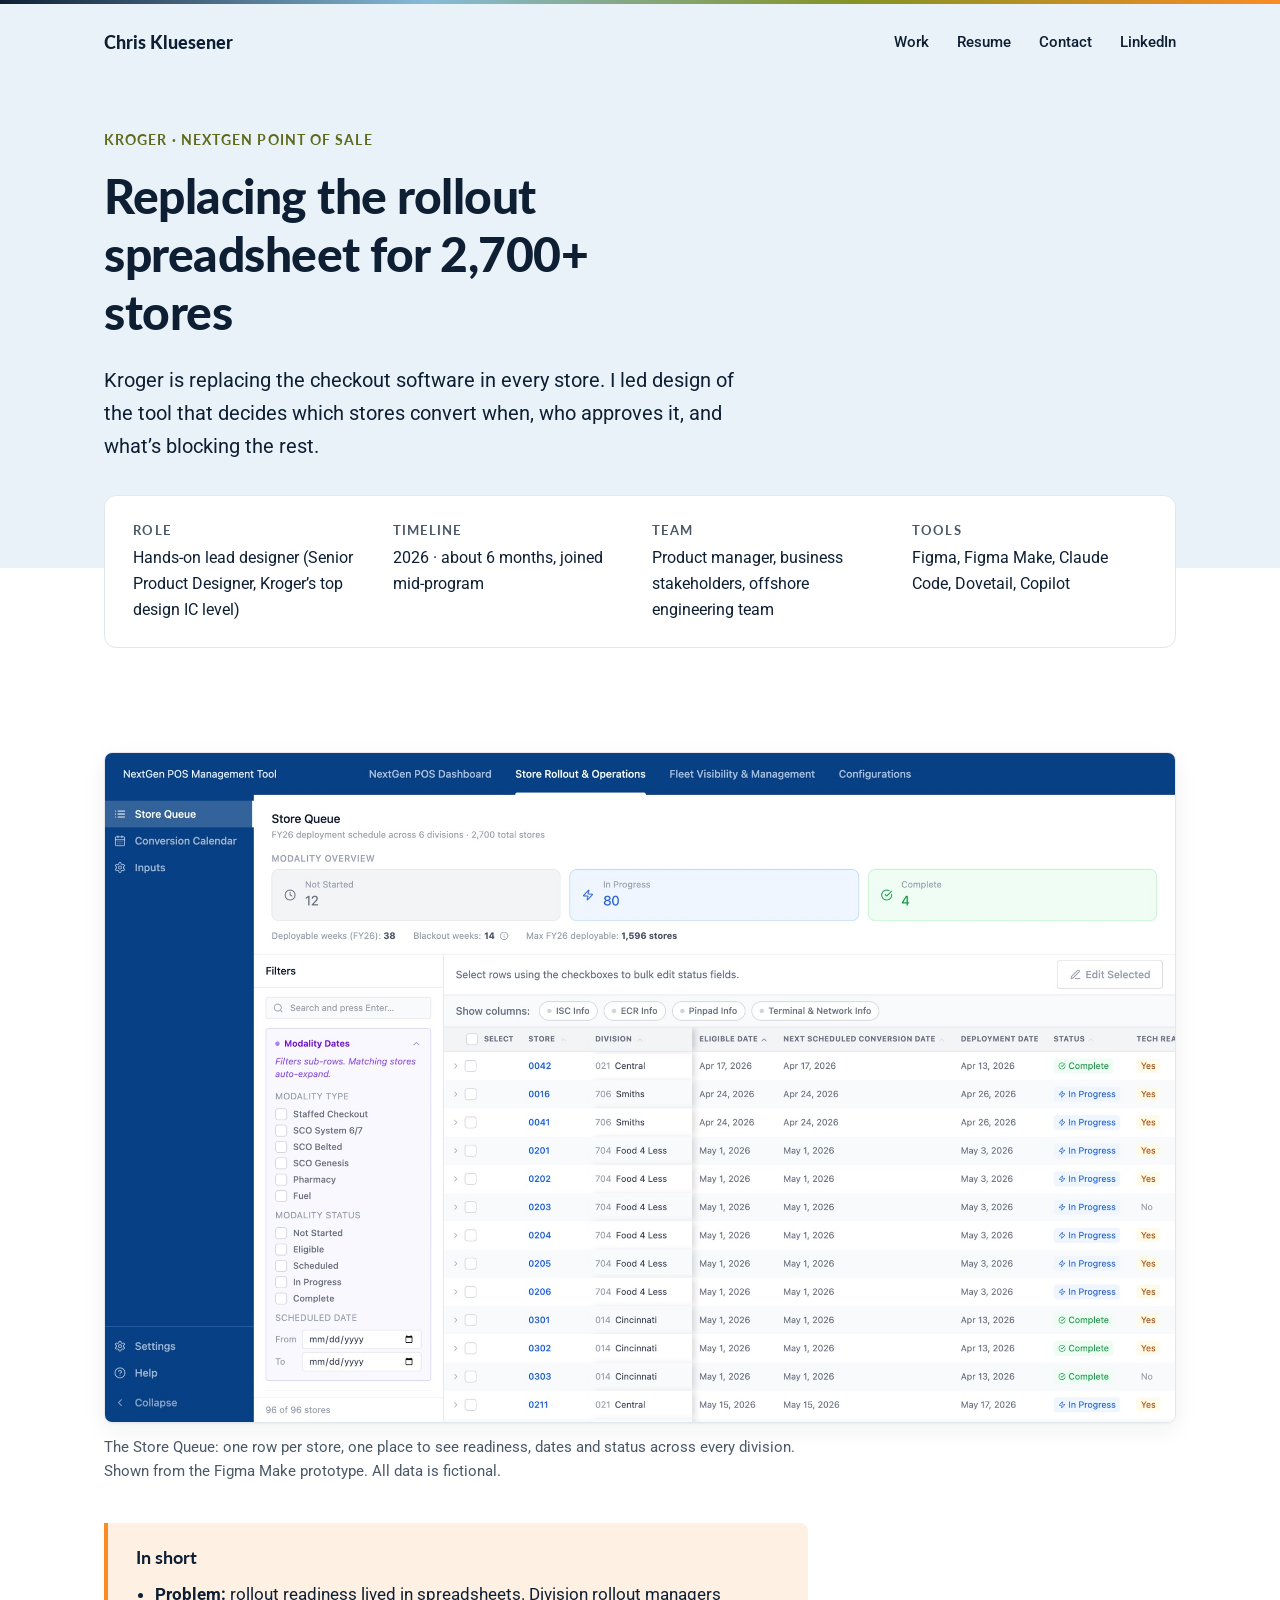
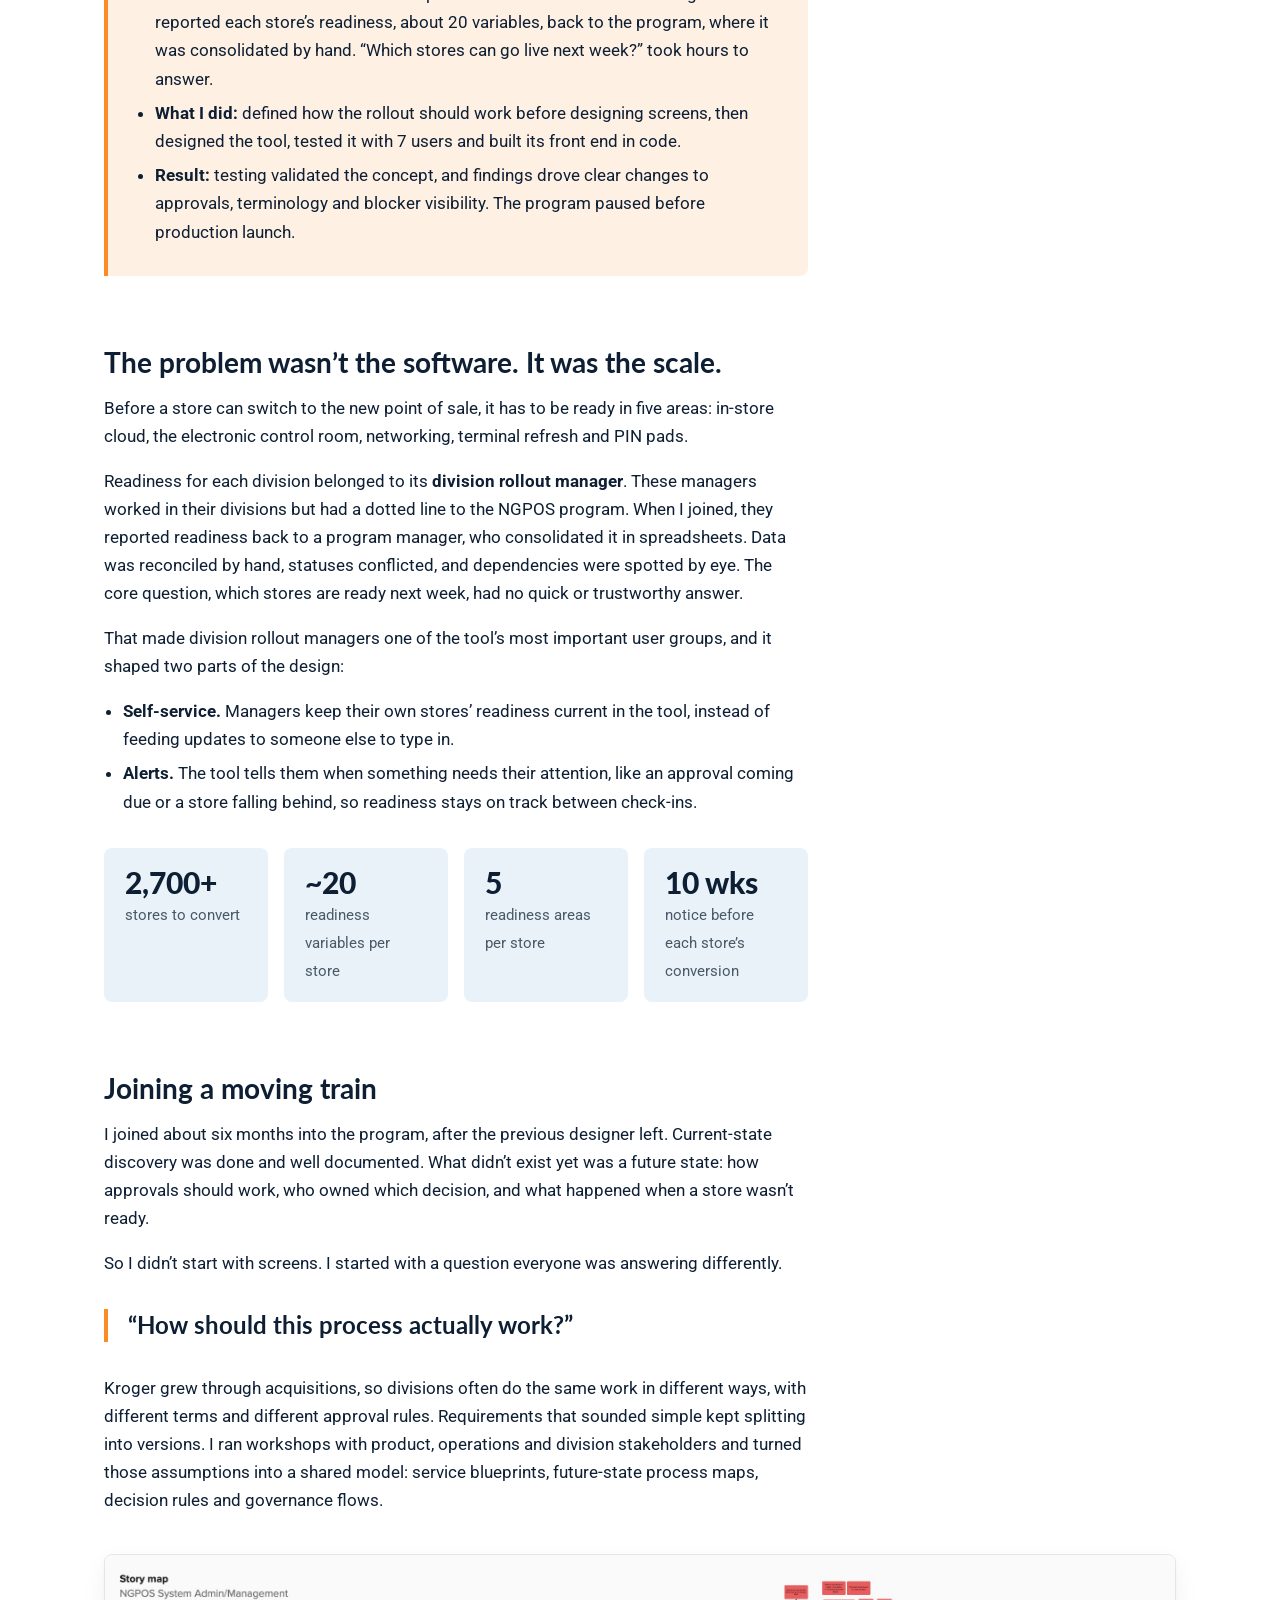
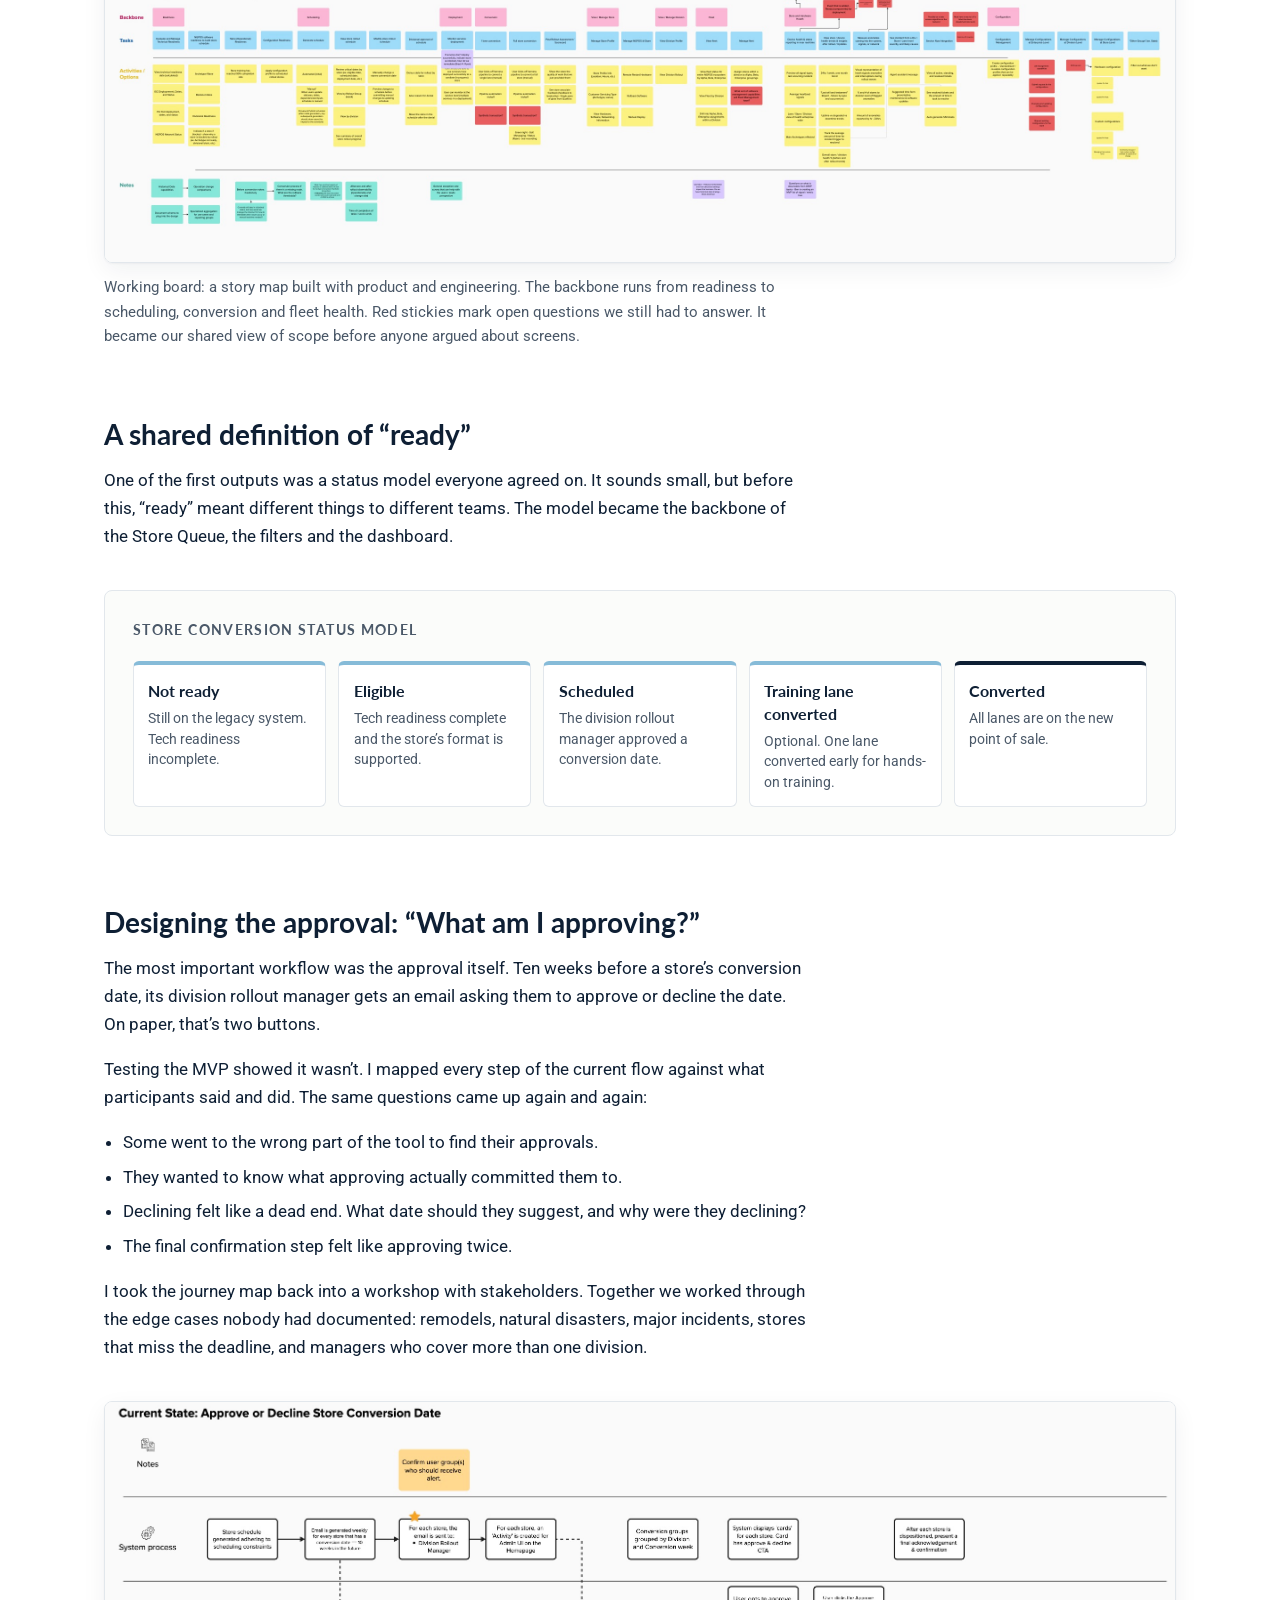
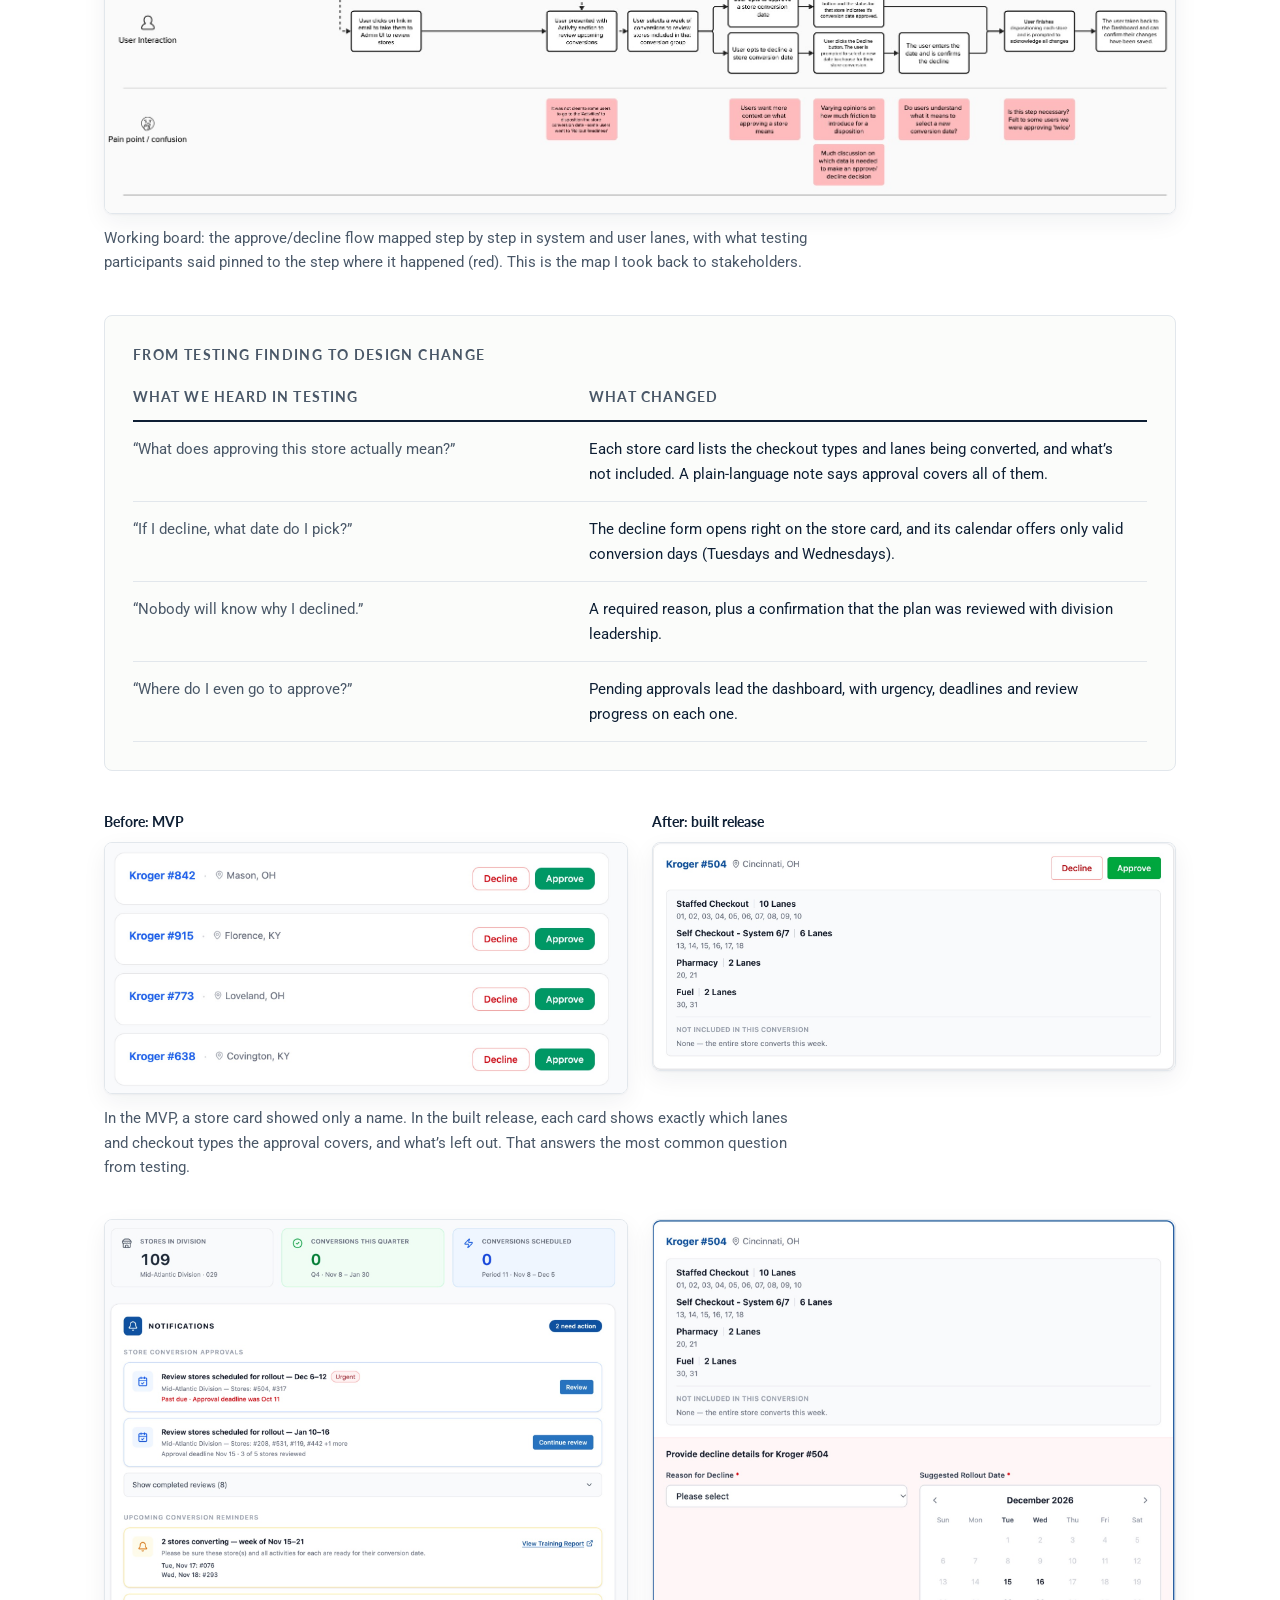
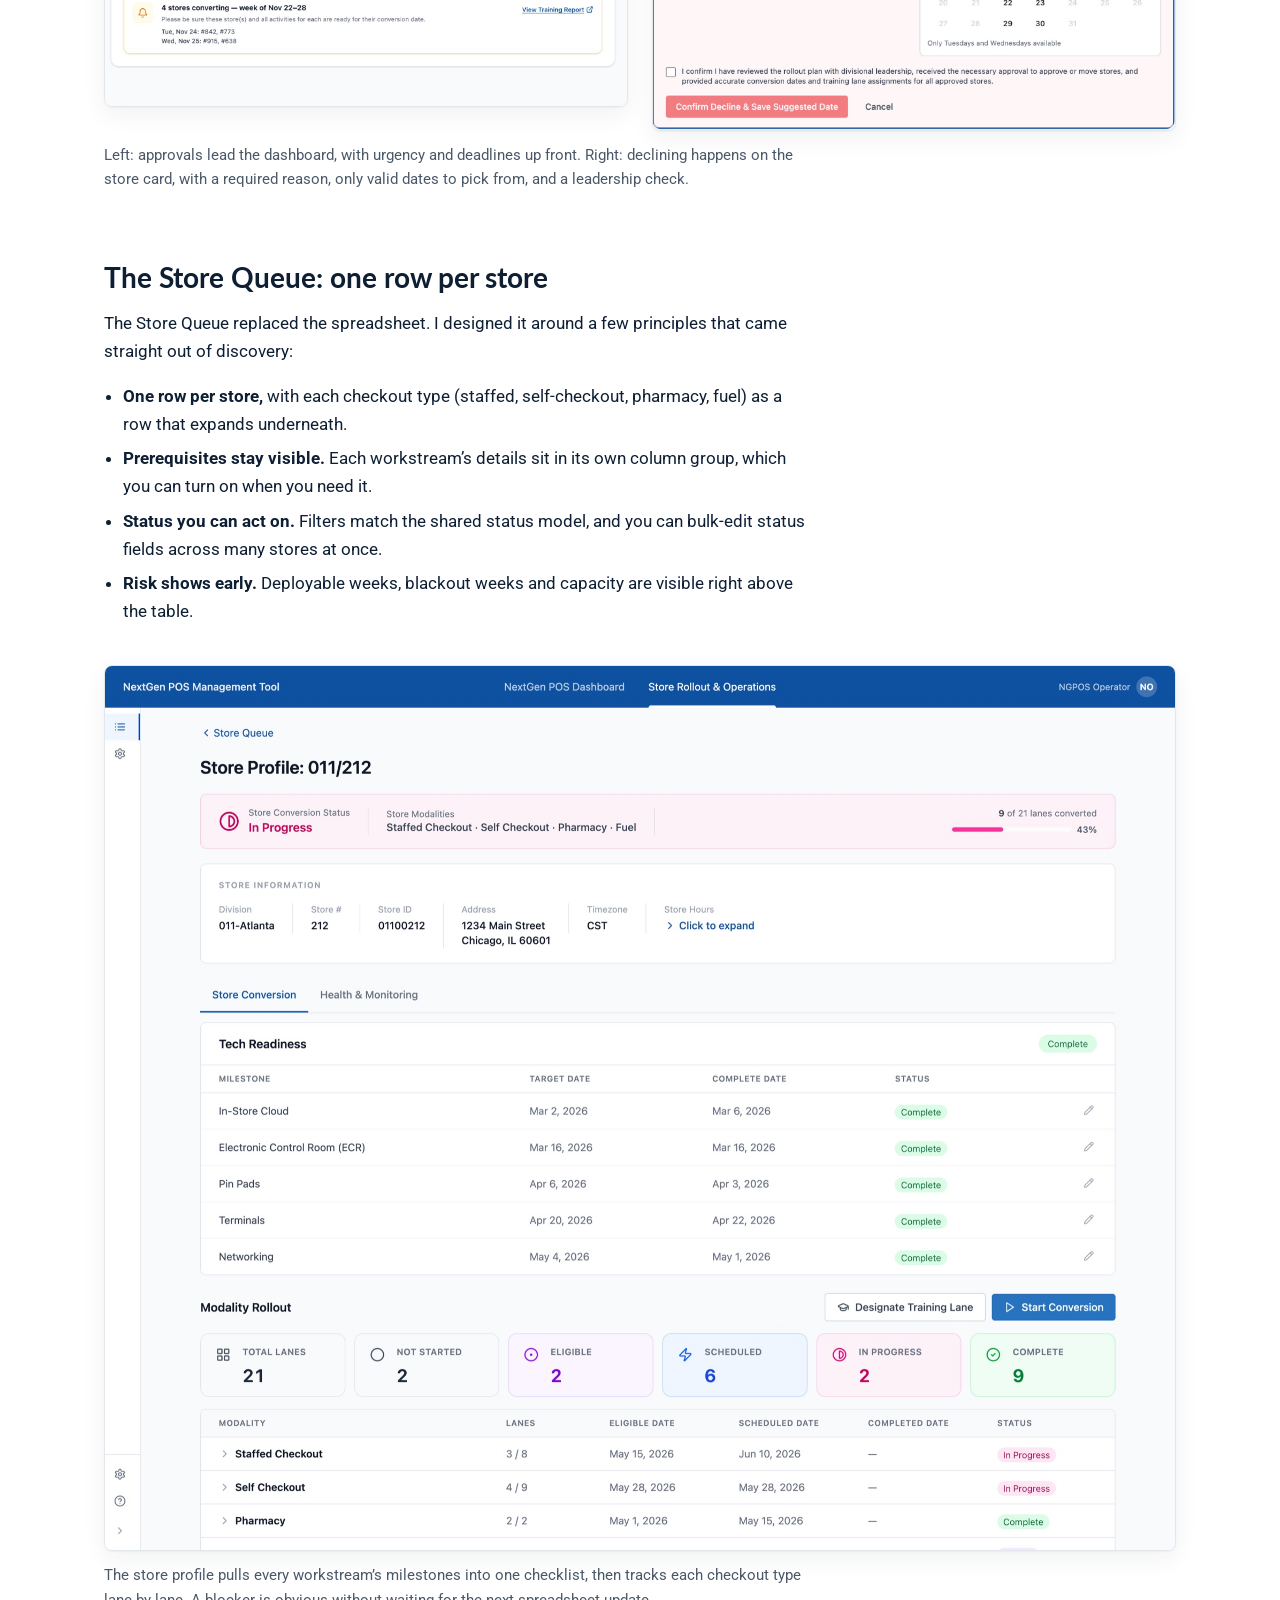
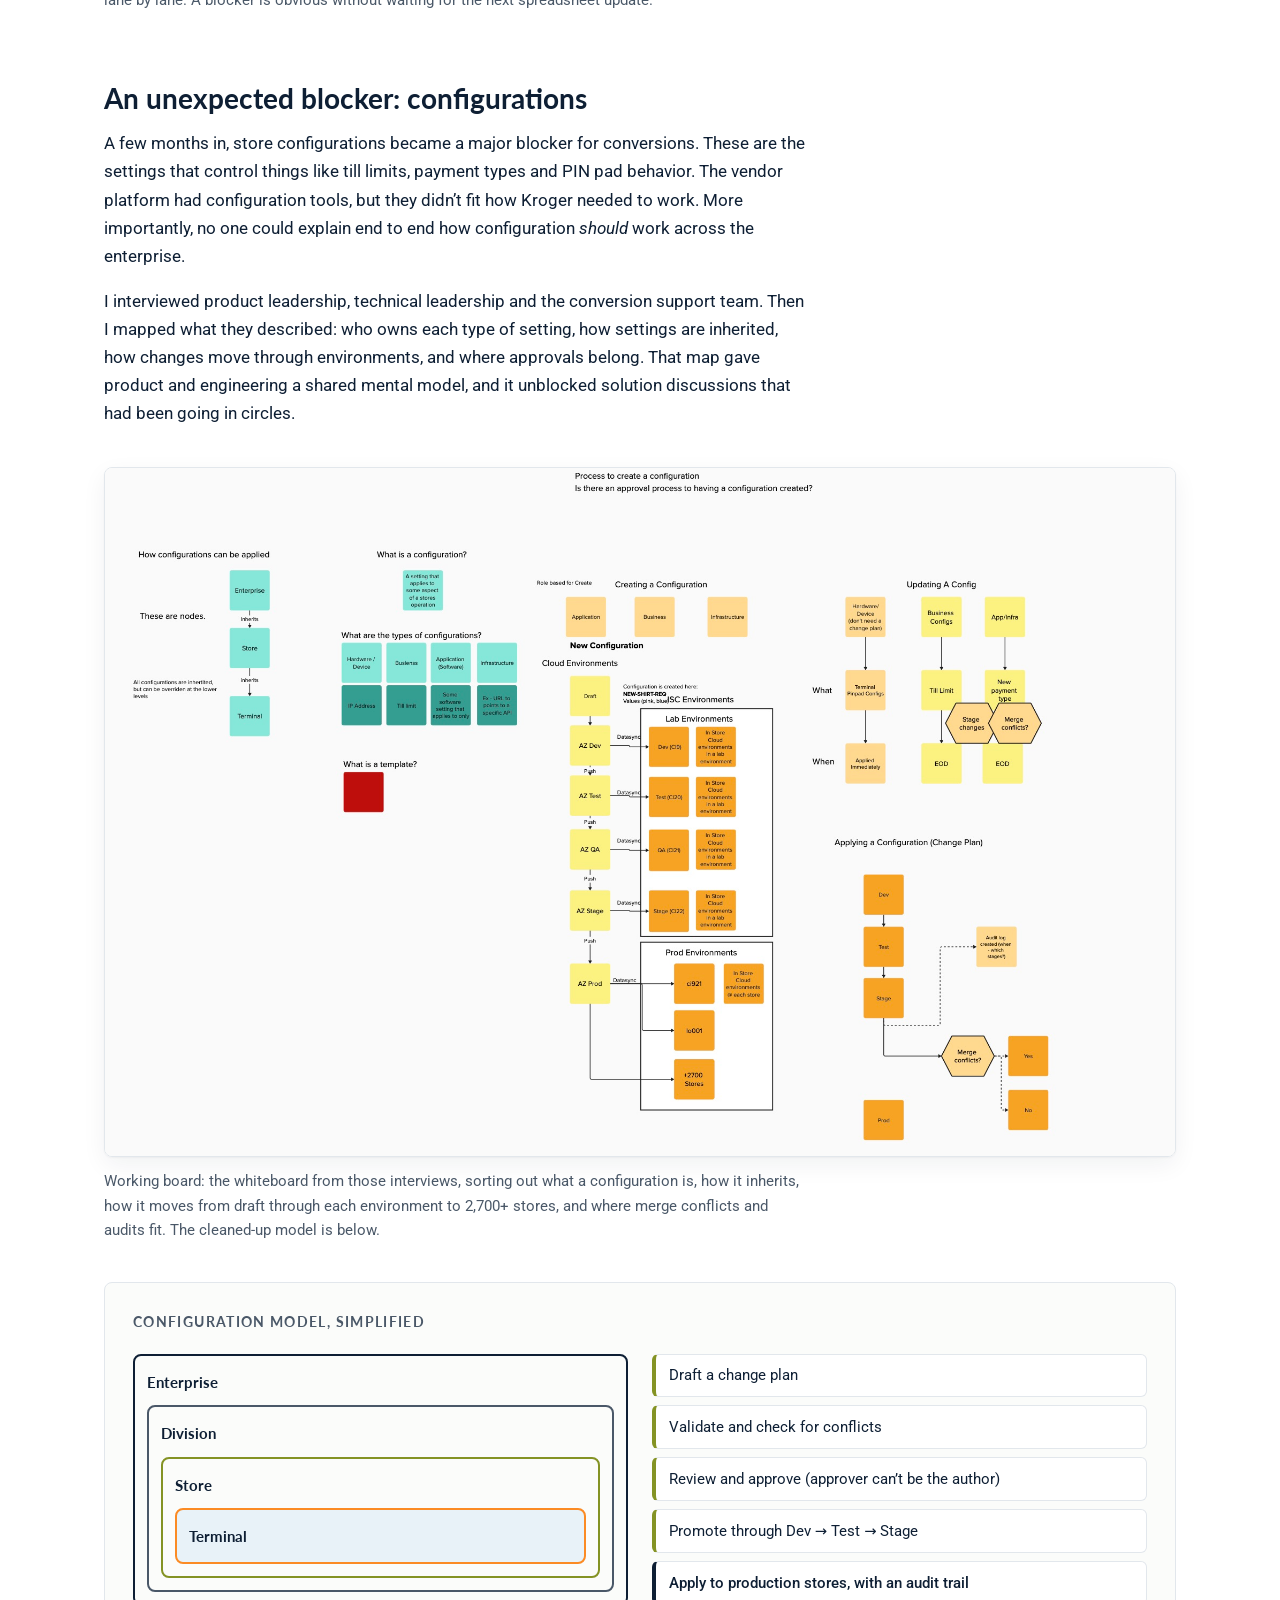
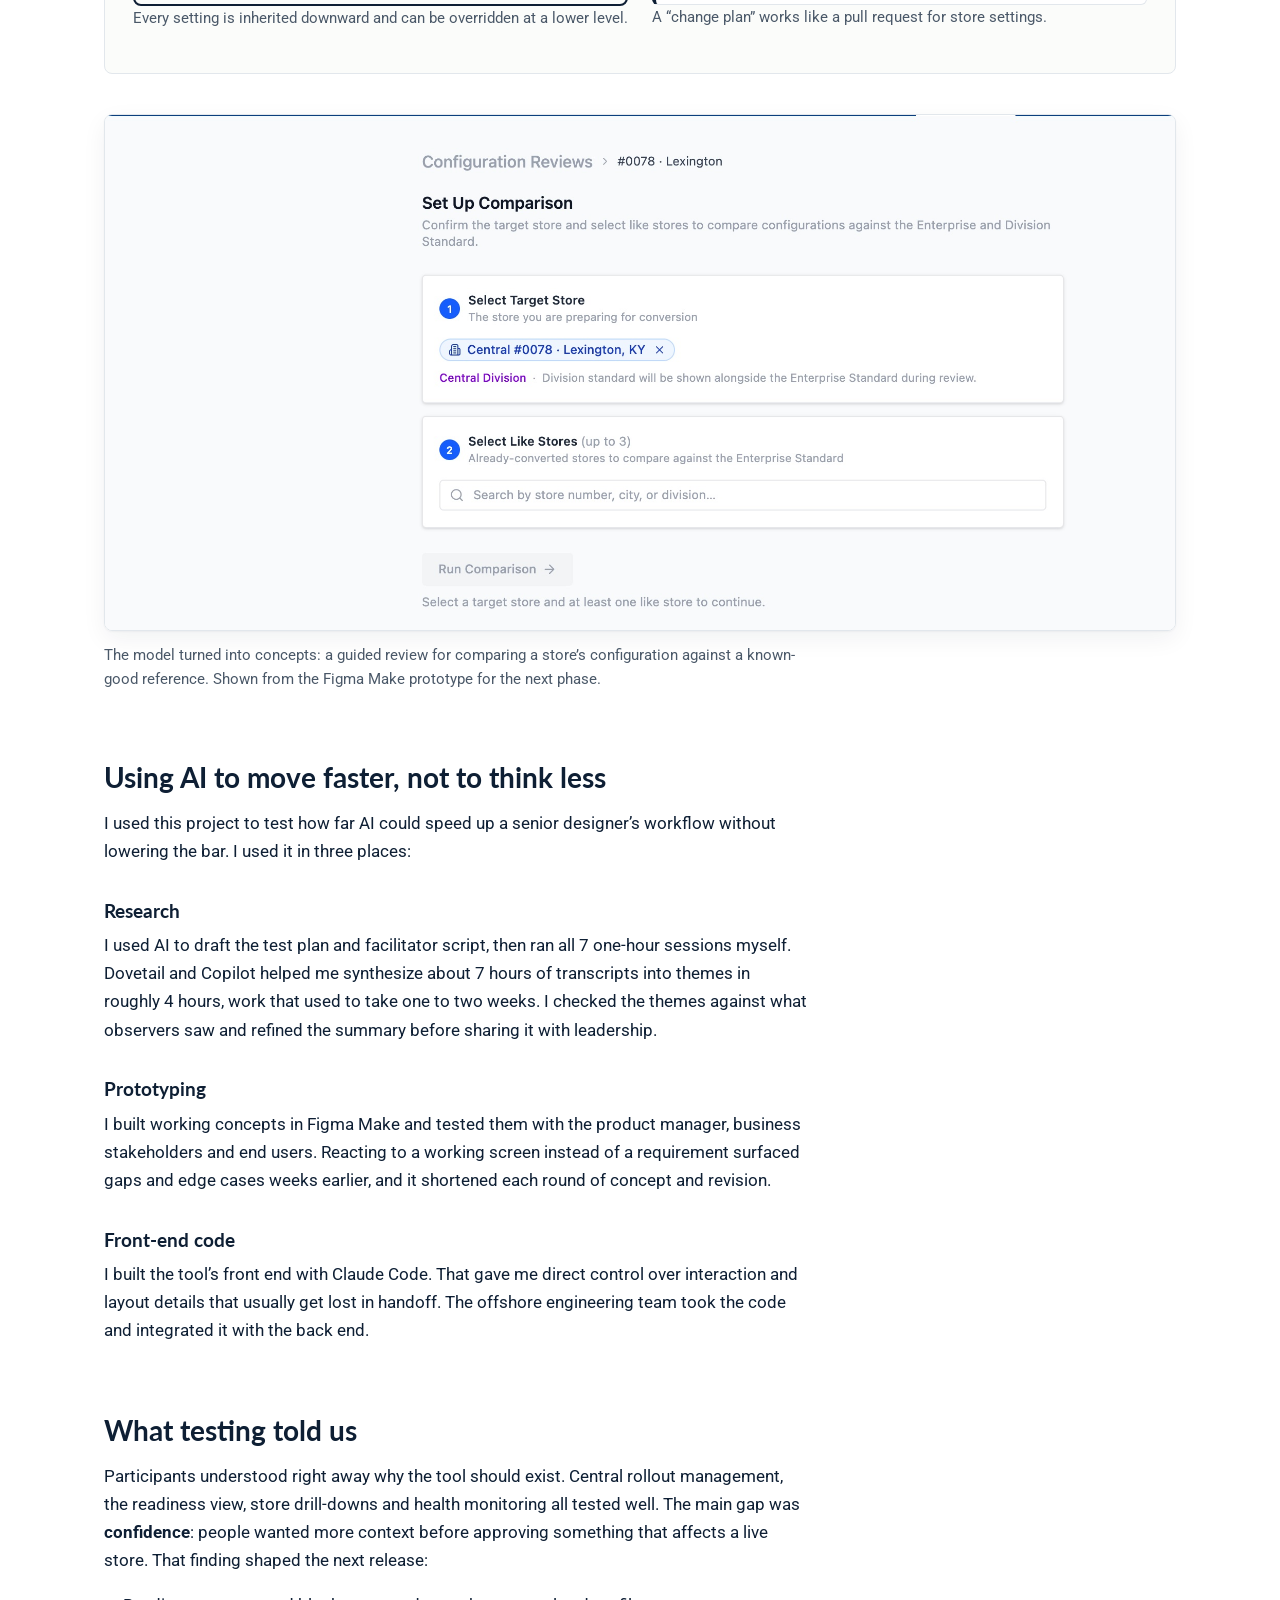
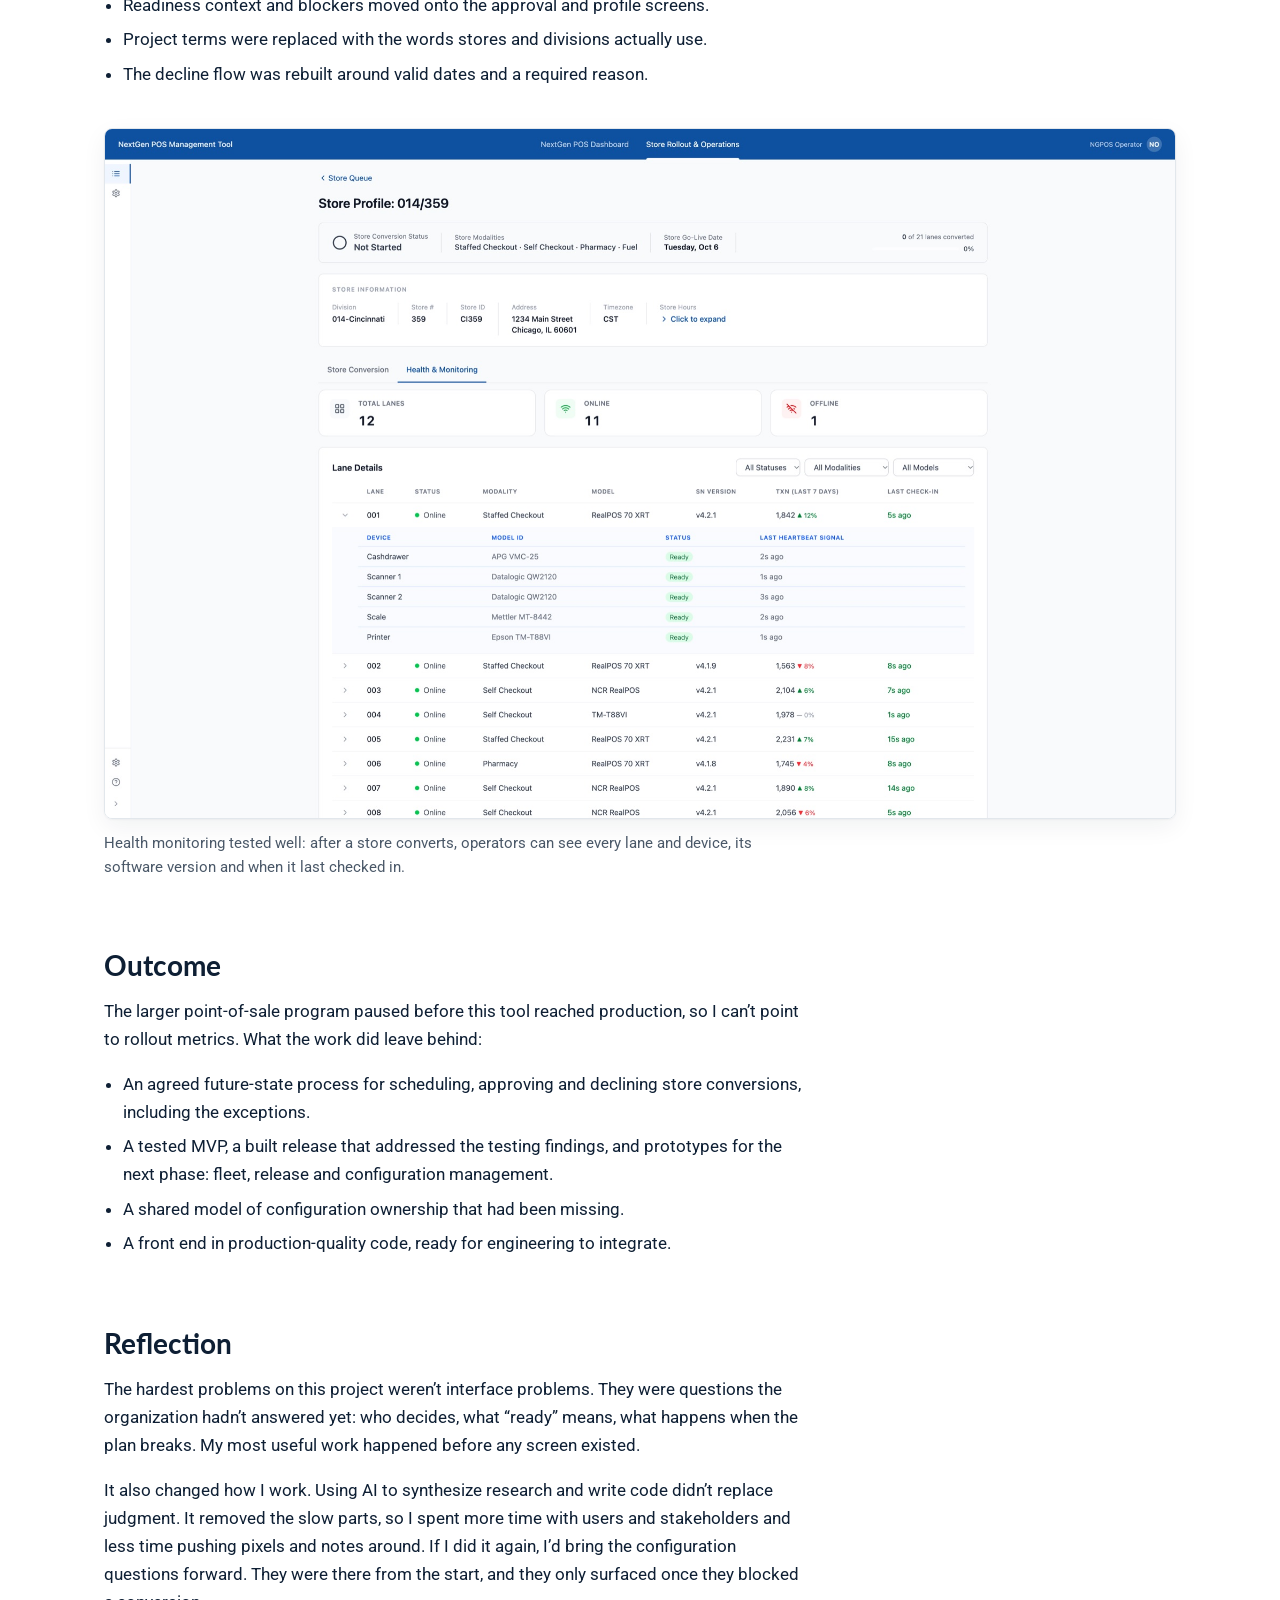
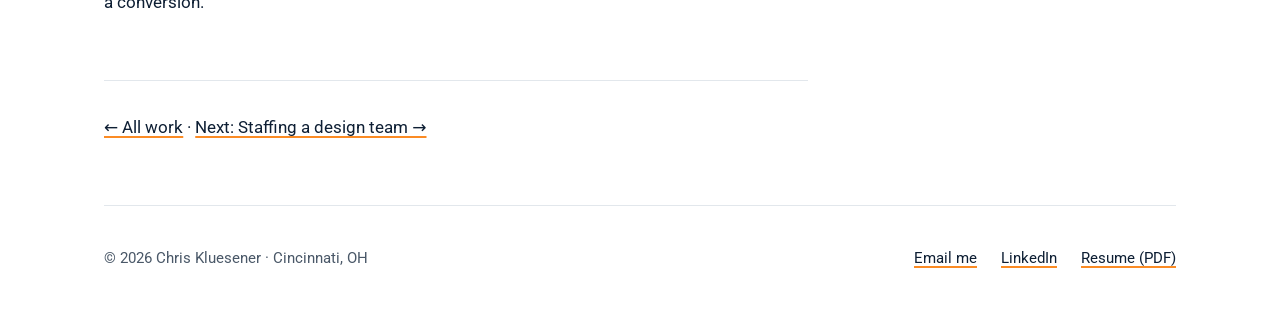
<file: work/ngpos.html>
<!DOCTYPE html>
<html lang="en">
<head>
  <meta charset="utf-8">
  <meta name="viewport" content="width=device-width, initial-scale=1">
  <title>NGPOS Rollout Management · Chris Kluesener</title>
  <meta name="description" content="Designing a platform to schedule, approve and track a new point-of-sale rollout across 2,700+ Kroger stores.">
  <link rel="preconnect" href="https://fonts.googleapis.com">
  <link rel="preconnect" href="https://fonts.gstatic.com" crossorigin>
  <link href="https://fonts.googleapis.com/css2?family=Lato:wght@400;700;900&family=Roboto:wght@400;500&display=swap" rel="stylesheet">
  <link rel="stylesheet" href="../styles.css">
</head>
<body>
  <a class="skip-link" href="#main">Skip to content</a>

  <div class="wrap">
    <header class="site-header">
      <a class="site-name" href="../index.html">Chris Kluesener</a>
      <nav class="site-nav" aria-label="Main">
        <a href="../index.html#work">Work</a>
        <a href="../resume.html">Resume</a>
        <a href="mailto:ckluesener@gmail.com">Contact</a>
        <a href="https://www.linkedin.com/in/ckluesener/" rel="noopener" target="_blank">LinkedIn</a>
      </nav>
    </header>

    <main id="main">
      <header class="cs-hero">
        <p class="eyebrow">Kroger · NextGen Point of Sale</p>
        <h1>Replacing the rollout spreadsheet for 2,700+ stores</h1>
        <p class="lede">Kroger is replacing the checkout software in every store. I led design of the tool that decides which stores convert when, who approves it, and what’s blocking the rest.</p>

        <dl class="facts">
          <div><dt>Role</dt><dd>Hands-on lead designer (Senior Product Designer, Kroger’s top design IC level)</dd></div>
          <div><dt>Timeline</dt><dd>2026 · about 6 months, joined mid-program</dd></div>
          <div><dt>Team</dt><dd>Product manager, business stakeholders, offshore engineering team</dd></div>
          <div><dt>Tools</dt><dd>Figma, Figma Make, Claude Code, Dovetail, Copilot</dd></div>
        </dl>
      </header>

      <figure class="wide">
        <img src="../images/ngpos/store-queue.jpg" alt="Store Queue: a table of stores with division, eligible date, next scheduled conversion date, deployment date, status and tech readiness, with filters on the left and status totals at the top.">
        <figcaption>The Store Queue: one row per store, one place to see readiness, dates and status across every division. Shown from the Figma Make prototype. All data is fictional.</figcaption>
      </figure>

      <div class="cs-body text">
        <aside class="tldr" aria-label="Summary">
          <h2>In short</h2>
          <ul>
            <li><strong>Problem:</strong> rollout readiness lived in spreadsheets. Division rollout managers reported each store’s readiness, about 20 variables, back to the program, where it was consolidated by hand. “Which stores can go live next week?” took hours to answer.</li>
            <li><strong>What I did:</strong> defined how the rollout should work before designing screens, then designed the tool, tested it with 7 users and built its front end in code.</li>
            <li><strong>Result:</strong> testing validated the concept, and findings drove clear changes to approvals, terminology and blocker visibility. The program paused before production launch.</li>
          </ul>
        </aside>

        <section>
          <h2>The problem wasn’t the software. It was the scale.</h2>
          <p>Before a store can switch to the new point of sale, it has to be ready in five areas: in-store cloud, the electronic control room, networking, terminal refresh and PIN pads.</p>
          <p>Readiness for each division belonged to its <strong>division rollout manager</strong>. These managers worked in their divisions but had a dotted line to the NGPOS program. When I joined, they reported readiness back to a program manager, who consolidated it in spreadsheets. Data was reconciled by hand, statuses conflicted, and dependencies were spotted by eye. The core question, which stores are ready next week, had no quick or trustworthy answer.</p>
          <p>That made division rollout managers one of the tool’s most important user groups, and it shaped two parts of the design:</p>
          <ul>
            <li><strong>Self-service.</strong> Managers keep their own stores’ readiness current in the tool, instead of feeding updates to someone else to type in.</li>
            <li><strong>Alerts.</strong> The tool tells them when something needs their attention, like an approval coming due or a store falling behind, so readiness stays on track between check-ins.</li>
          </ul>

          <div class="stats" role="list">
            <div class="stat" role="listitem"><b>2,700+</b><span>stores to convert</span></div>
            <div class="stat" role="listitem"><b>~20</b><span>readiness variables per store</span></div>
            <div class="stat" role="listitem"><b>5</b><span>readiness areas per store</span></div>
            <div class="stat" role="listitem"><b>10 wks</b><span>notice before each store’s conversion</span></div>
          </div>
        </section>

        <section>
          <h2>Joining a moving train</h2>
          <p>I joined about six months into the program, after the previous designer left. Current-state discovery was done and well documented. What didn’t exist yet was a future state: how approvals should work, who owned which decision, and what happened when a store wasn’t ready.</p>
          <p>So I didn’t start with screens. I started with a question everyone was answering differently.</p>
          <p class="pull">“How should this process actually work?”</p>
          <p>Kroger grew through acquisitions, so divisions often do the same work in different ways, with different terms and different approval rules. Requirements that sounded simple kept splitting into versions. I ran workshops with product, operations and division stakeholders and turned those assumptions into a shared model: service blueprints, future-state process maps, decision rules and governance flows.</p>
        </section>
      </div>

      <figure class="wide">
        <a href="../images/ngpos/disc-storymap.jpg" title="Open full size"><img src="../images/ngpos/disc-storymap.jpg" alt="Story map whiteboard for the NGPOS admin tool: a pink backbone of activities (readiness, scheduling, deployment, conversion, store, division, fleet, health, configuration), blue tasks under each, yellow options below, and red stickies for open questions."></a>
        <figcaption>Working board: a story map built with product and engineering. The backbone runs from readiness to scheduling, conversion and fleet health. Red stickies mark open questions we still had to answer. It became our shared view of scope before anyone argued about screens.</figcaption>
      </figure>

      <div class="cs-body text">

        <section>
          <h2>A shared definition of “ready”</h2>
          <p>One of the first outputs was a status model everyone agreed on. It sounds small, but before this, “ready” meant different things to different teams. The model became the backbone of the Store Queue, the filters and the dashboard.</p>
        </section>
      </div>

      <div class="diagram wide" role="figure" aria-labelledby="status-title">
        <p class="diagram-title" id="status-title">Store conversion status model</p>
        <ol class="flow">
          <li><strong>Not ready</strong>Still on the legacy system. Tech readiness incomplete.</li>
          <li><strong>Eligible</strong>Tech readiness complete and the store’s format is supported.</li>
          <li><strong>Scheduled</strong>The division rollout manager approved a conversion date.</li>
          <li><strong>Training lane converted</strong>Optional. One lane converted early for hands-on training.</li>
          <li><strong>Converted</strong>All lanes are on the new point of sale.</li>
        </ol>
      </div>

      <div class="cs-body text">
        <section>
          <h2>Designing the approval: “What am I approving?”</h2>
          <p>The most important workflow was the approval itself. Ten weeks before a store’s conversion date, its division rollout manager gets an email asking them to approve or decline the date. On paper, that’s two buttons.</p>
          <p>Testing the MVP showed it wasn’t. I mapped every step of the current flow against what participants said and did. The same questions came up again and again:</p>
          <ul>
            <li>Some went to the wrong part of the tool to find their approvals.</li>
            <li>They wanted to know what approving actually committed them to.</li>
            <li>Declining felt like a dead end. What date should they suggest, and why were they declining?</li>
            <li>The final confirmation step felt like approving twice.</li>
          </ul>
          <p>I took the journey map back into a workshop with stakeholders. Together we worked through the edge cases nobody had documented: remodels, natural disasters, major incidents, stores that miss the deadline, and managers who cover more than one division.</p>
        </section>
      </div>

      <figure class="wide">
        <a href="../images/ngpos/disc-journey.jpg" title="Open full size"><img src="../images/ngpos/disc-journey.jpg" alt="Swimlane journey map of the current approve or decline flow: system process and user interaction lanes, with a row of red pain-point stickies such as users wanting more context on what approving means, and some users feeling they were approving twice."></a>
        <figcaption>Working board: the approve/decline flow mapped step by step in system and user lanes, with what testing participants said pinned to the step where it happened (red). This is the map I took back to stakeholders.</figcaption>
      </figure>

      <div class="diagram wide" role="figure" aria-labelledby="approve-title">
        <p class="diagram-title" id="approve-title">From testing finding to design change</p>
        <table class="compare">
          <thead><tr><th scope="col">What we heard in testing</th><th scope="col">What changed</th></tr></thead>
          <tbody>
            <tr><td>“What does approving this store actually mean?”</td><td>Each store card lists the checkout types and lanes being converted, and what’s not included. A plain-language note says approval covers all of them.</td></tr>
            <tr><td>“If I decline, what date do I pick?”</td><td>The decline form opens right on the store card, and its calendar offers only valid conversion days (Tuesdays and Wednesdays).</td></tr>
            <tr><td>“Nobody will know why I declined.”</td><td>A required reason, plus a confirmation that the plan was reviewed with division leadership.</td></tr>
                        <tr><td>“Where do I even go to approve?”</td><td>Pending approvals lead the dashboard, with urgency, deadlines and review progress on each one.</td></tr>
          </tbody>
        </table>
      </div>

      <figure class="wide">
        <div class="pair">
          <div>
            <p class="label">Before: MVP</p>
            <img src="../images/ngpos/approval-mvp-crop.jpg" alt="MVP approval screen: each store card shows only a store name, city, and Decline and Approve buttons.">
          </div>
          <div>
            <p class="label">After: built release</p>
            <img src="../images/ngpos/approval-dev.jpg" alt="Revised approval card: lists staffed checkout, self checkout, pharmacy and fuel lanes being converted, and a 'Not included in this conversion' section.">
          </div>
        </div>
        <figcaption>In the MVP, a store card showed only a name. In the built release, each card shows exactly which lanes and checkout types the approval covers, and what’s left out. That answers the most common question from testing.</figcaption>
      </figure>

      <figure class="wide">
        <div class="pair">
          <div>
            <img src="../images/ngpos/dashboard-dev.jpg" alt="Dashboard with store totals and a notifications panel listing store conversion approvals, one marked Urgent and past due, plus upcoming conversion reminders.">
          </div>
          <div>
            <img src="../images/ngpos/decline-dev.jpg" alt="Decline form on a store card: required reason, a calendar where only Tuesdays and Wednesdays can be picked, and a leadership confirmation checkbox.">
          </div>
        </div>
        <figcaption>Left: approvals lead the dashboard, with urgency and deadlines up front. Right: declining happens on the store card, with a required reason, only valid dates to pick from, and a leadership check.</figcaption>
      </figure>

      <div class="cs-body text">
        <section>
          <h2>The Store Queue: one row per store</h2>
          <p>The Store Queue replaced the spreadsheet. I designed it around a few principles that came straight out of discovery:</p>
          <ul>
            <li><strong>One row per store,</strong> with each checkout type (staffed, self-checkout, pharmacy, fuel) as a row that expands underneath.</li>
            <li><strong>Prerequisites stay visible.</strong> Each workstream’s details sit in its own column group, which you can turn on when you need it.</li>
            <li><strong>Status you can act on.</strong> Filters match the shared status model, and you can bulk-edit status fields across many stores at once.</li>
            <li><strong>Risk shows early.</strong> Deployable weeks, blackout weeks and capacity are visible right above the table.</li>
          </ul>
        </section>
      </div>

      <figure class="wide">
        <img src="../images/ngpos/store-profile-dev.jpg" alt="Store profile: conversion status and lanes converted, store information, a tech readiness checklist for five workstreams, and a modality rollout summary by status.">
        <figcaption>The store profile pulls every workstream’s milestones into one checklist, then tracks each checkout type lane by lane. A blocker is obvious without waiting for the next spreadsheet update.</figcaption>
      </figure>

      <div class="cs-body text">
        <section>
          <h2>An unexpected blocker: configurations</h2>
          <p>A few months in, store configurations became a major blocker for conversions. These are the settings that control things like till limits, payment types and PIN pad behavior. The vendor platform had configuration tools, but they didn’t fit how Kroger needed to work. More importantly, no one could explain end to end how configuration <em>should</em> work across the enterprise.</p>
          <p>I interviewed product leadership, technical leadership and the conversion support team. Then I mapped what they described: who owns each type of setting, how settings are inherited, how changes move through environments, and where approvals belong. That map gave product and engineering a shared mental model, and it unblocked solution discussions that had been going in circles.</p>
        </section>
      </div>

      <figure class="wide">
        <a href="../images/ngpos/disc-config.jpg" title="Open full size"><img src="../images/ngpos/disc-config.jpg" alt="Whiteboard of configuration concepts: enterprise, store and terminal nodes with inheritance; types of configuration; a column of environments from draft through dev, test, QA, stage and production across 2,700 stores; and sketches for updating, applying and auditing a configuration."></a>
        <figcaption>Working board: the whiteboard from those interviews, sorting out what a configuration is, how it inherits, how it moves from draft through each environment to 2,700+ stores, and where merge conflicts and audits fit. The cleaned-up model is below.</figcaption>
      </figure>

      <div class="diagram wide" role="figure" aria-labelledby="config-title">
        <p class="diagram-title" id="config-title">Configuration model, simplified</p>
        <div class="nest">
          <div>
            <div class="nest-box"><b>Enterprise</b>
              <div class="nest-box"><b>Division</b>
                <div class="nest-box"><b>Store</b>
                  <div class="nest-box"><b>Terminal</b></div>
                </div>
              </div>
            </div>
            <p class="nest-note">Every setting is inherited downward and can be overridden at a lower level.</p>
          </div>
          <div>
            <ul class="pipeline">
              <li>Draft a change plan</li>
              <li>Validate and check for conflicts</li>
              <li>Review and approve (approver can’t be the author)</li>
              <li>Promote through Dev → Test → Stage</li>
              <li>Apply to production stores, with an audit trail</li>
            </ul>
            <p class="nest-note">A “change plan” works like a pull request for store settings.</p>
          </div>
        </div>
      </div>

      <figure class="wide">
        <img src="../images/ngpos/config-review.jpg" alt="Configuration review screen for comparing a target store's settings with a reference store.">
        <figcaption>The model turned into concepts: a guided review for comparing a store’s configuration against a known-good reference. Shown from the Figma Make prototype for the next phase.</figcaption>
      </figure>

      <div class="cs-body text">
        <section>
          <h2>Using AI to move faster, not to think less</h2>
          <p>I used this project to test how far AI could speed up a senior designer’s workflow without lowering the bar. I used it in three places:</p>
          <h3>Research</h3>
          <p>I used AI to draft the test plan and facilitator script, then ran all 7 one-hour sessions myself. Dovetail and Copilot helped me synthesize about 7 hours of transcripts into themes in roughly 4 hours, work that used to take one to two weeks. I checked the themes against what observers saw and refined the summary before sharing it with leadership.</p>
          <h3>Prototyping</h3>
          <p>I built working concepts in Figma Make and tested them with the product manager, business stakeholders and end users. Reacting to a working screen instead of a requirement surfaced gaps and edge cases weeks earlier, and it shortened each round of concept and revision.</p>
          <h3>Front-end code</h3>
          <p>I built the tool’s front end with Claude Code. That gave me direct control over interaction and layout details that usually get lost in handoff. The offshore engineering team took the code and integrated it with the back end.</p>
        </section>

        <section>
          <h2>What testing told us</h2>
          <p>Participants understood right away why the tool should exist. Central rollout management, the readiness view, store drill-downs and health monitoring all tested well. The main gap was <strong>confidence</strong>: people wanted more context before approving something that affects a live store. That finding shaped the next release:</p>
          <ul>
            <li>Readiness context and blockers moved onto the approval and profile screens.</li>
            <li>Project terms were replaced with the words stores and divisions actually use.</li>
            <li>The decline flow was rebuilt around valid dates and a required reason.</li>
          </ul>
        </section>
      </div>

      <figure class="wide">
        <img src="../images/ngpos/health-dev.jpg" alt="Health and Monitoring tab of a store profile: lanes online and offline, and a lane table with model, software version, 7-day transactions and last check-in, expanded to show each device's status.">
        <figcaption>Health monitoring tested well: after a store converts, operators can see every lane and device, its software version and when it last checked in.</figcaption>
      </figure>

      <div class="cs-body text">

        <section>
          <h2>Outcome</h2>
          <p>The larger point-of-sale program paused before this tool reached production, so I can’t point to rollout metrics. What the work did leave behind:</p>
          <ul>
            <li>An agreed future-state process for scheduling, approving and declining store conversions, including the exceptions.</li>
            <li>A tested MVP, a built release that addressed the testing findings, and prototypes for the next phase: fleet, release and configuration management.</li>
            <li>A shared model of configuration ownership that had been missing.</li>
            <li>A front end in production-quality code, ready for engineering to integrate.</li>
          </ul>
        </section>

        <section>
          <h2>Reflection</h2>
          <p>The hardest problems on this project weren’t interface problems. They were questions the organization hadn’t answered yet: who decides, what “ready” means, what happens when the plan breaks. My most useful work happened before any screen existed.</p>
          <p>It also changed how I work. Using AI to synthesize research and write code didn’t replace judgment. It removed the slow parts, so I spent more time with users and stakeholders and less time pushing pixels and notes around. If I did it again, I’d bring the configuration questions forward. They were there from the start, and they only surfaced once they blocked a conversion.</p>
        </section>

        <p class="next-cs"><a href="../index.html#work">← All work</a> · <a href="design-team.html">Next: Staffing a design team →</a></p>
      </div>
    </main>

    <footer class="site-footer">
      <span>© 2026 Chris Kluesener · Cincinnati, OH</span>
      <nav aria-label="Footer">
        <a href="mailto:ckluesener@gmail.com">Email me</a>
        <a href="https://www.linkedin.com/in/ckluesener/" rel="noopener" target="_blank">LinkedIn</a>
        <a href="../files/chris-kluesener-resume.pdf" download>Resume (PDF)</a>
      </nav>
    </footer>
  </div>
</body>
</html>
</file>
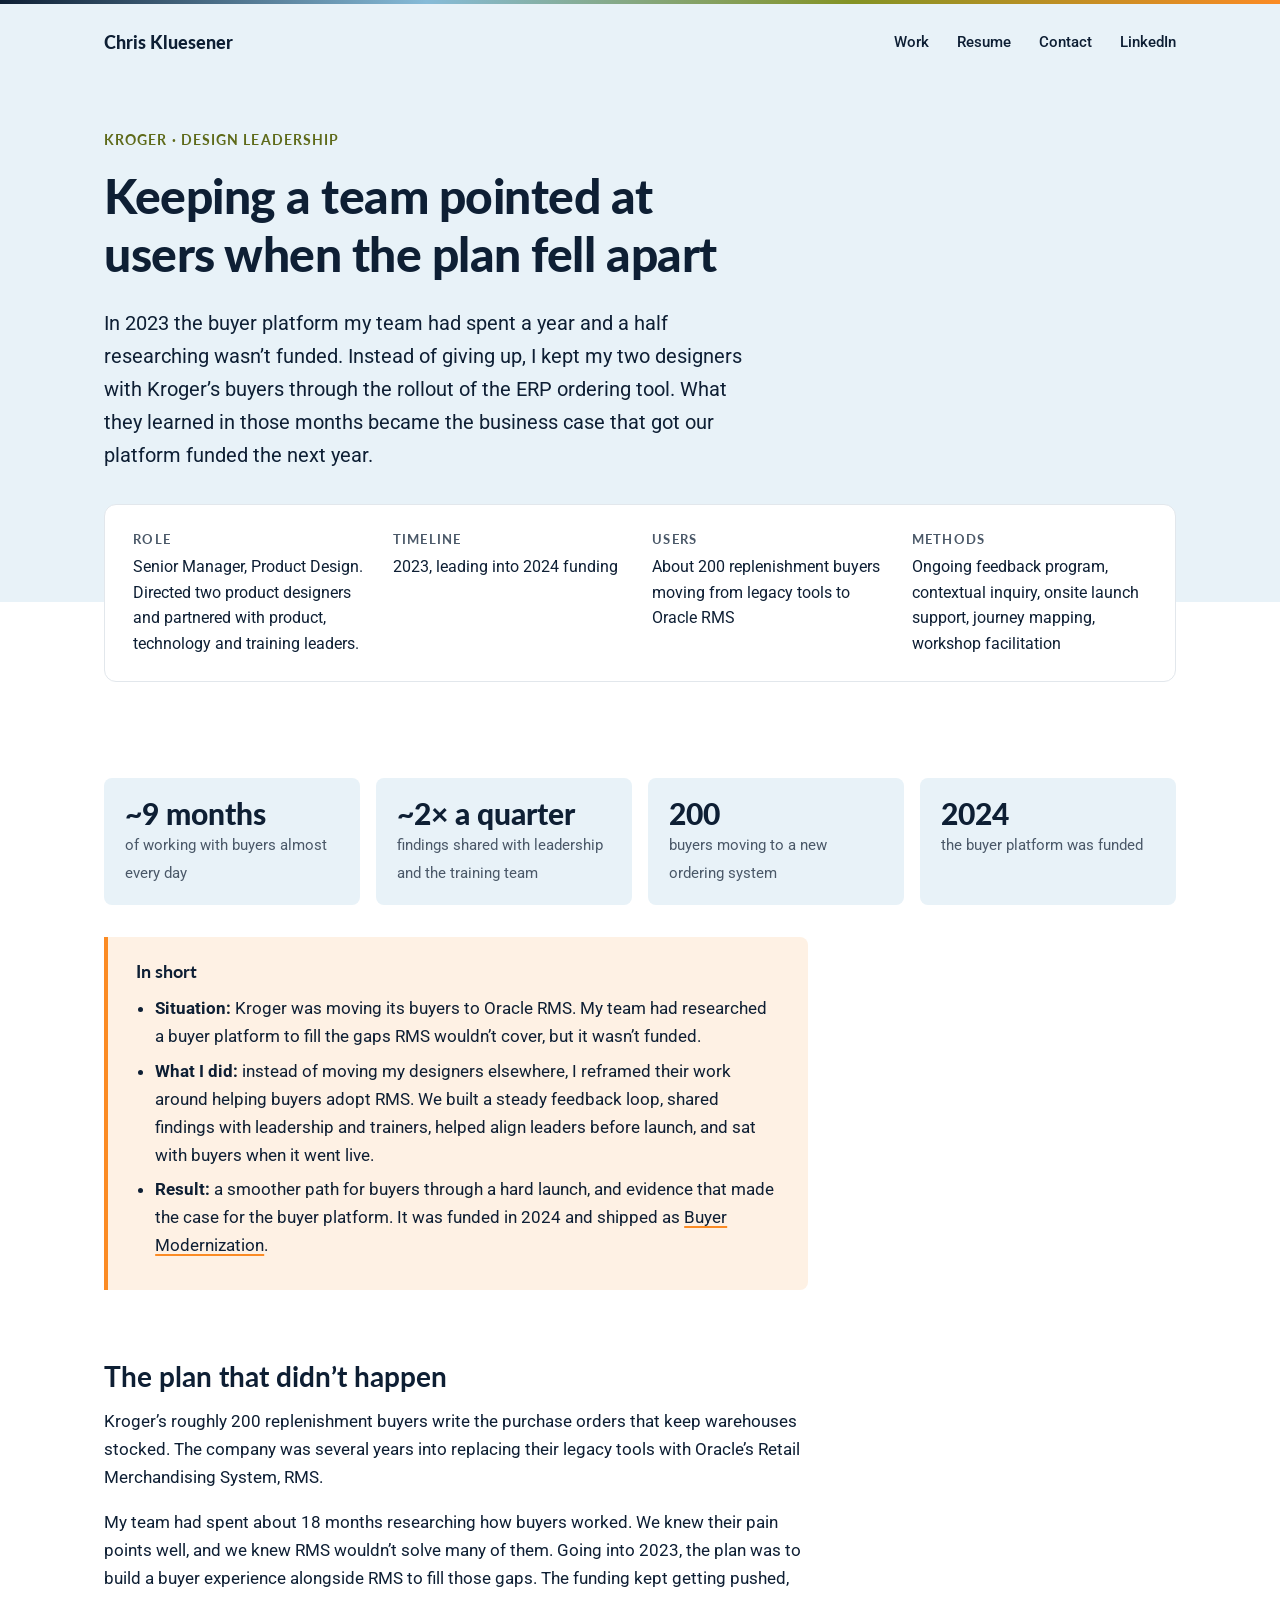
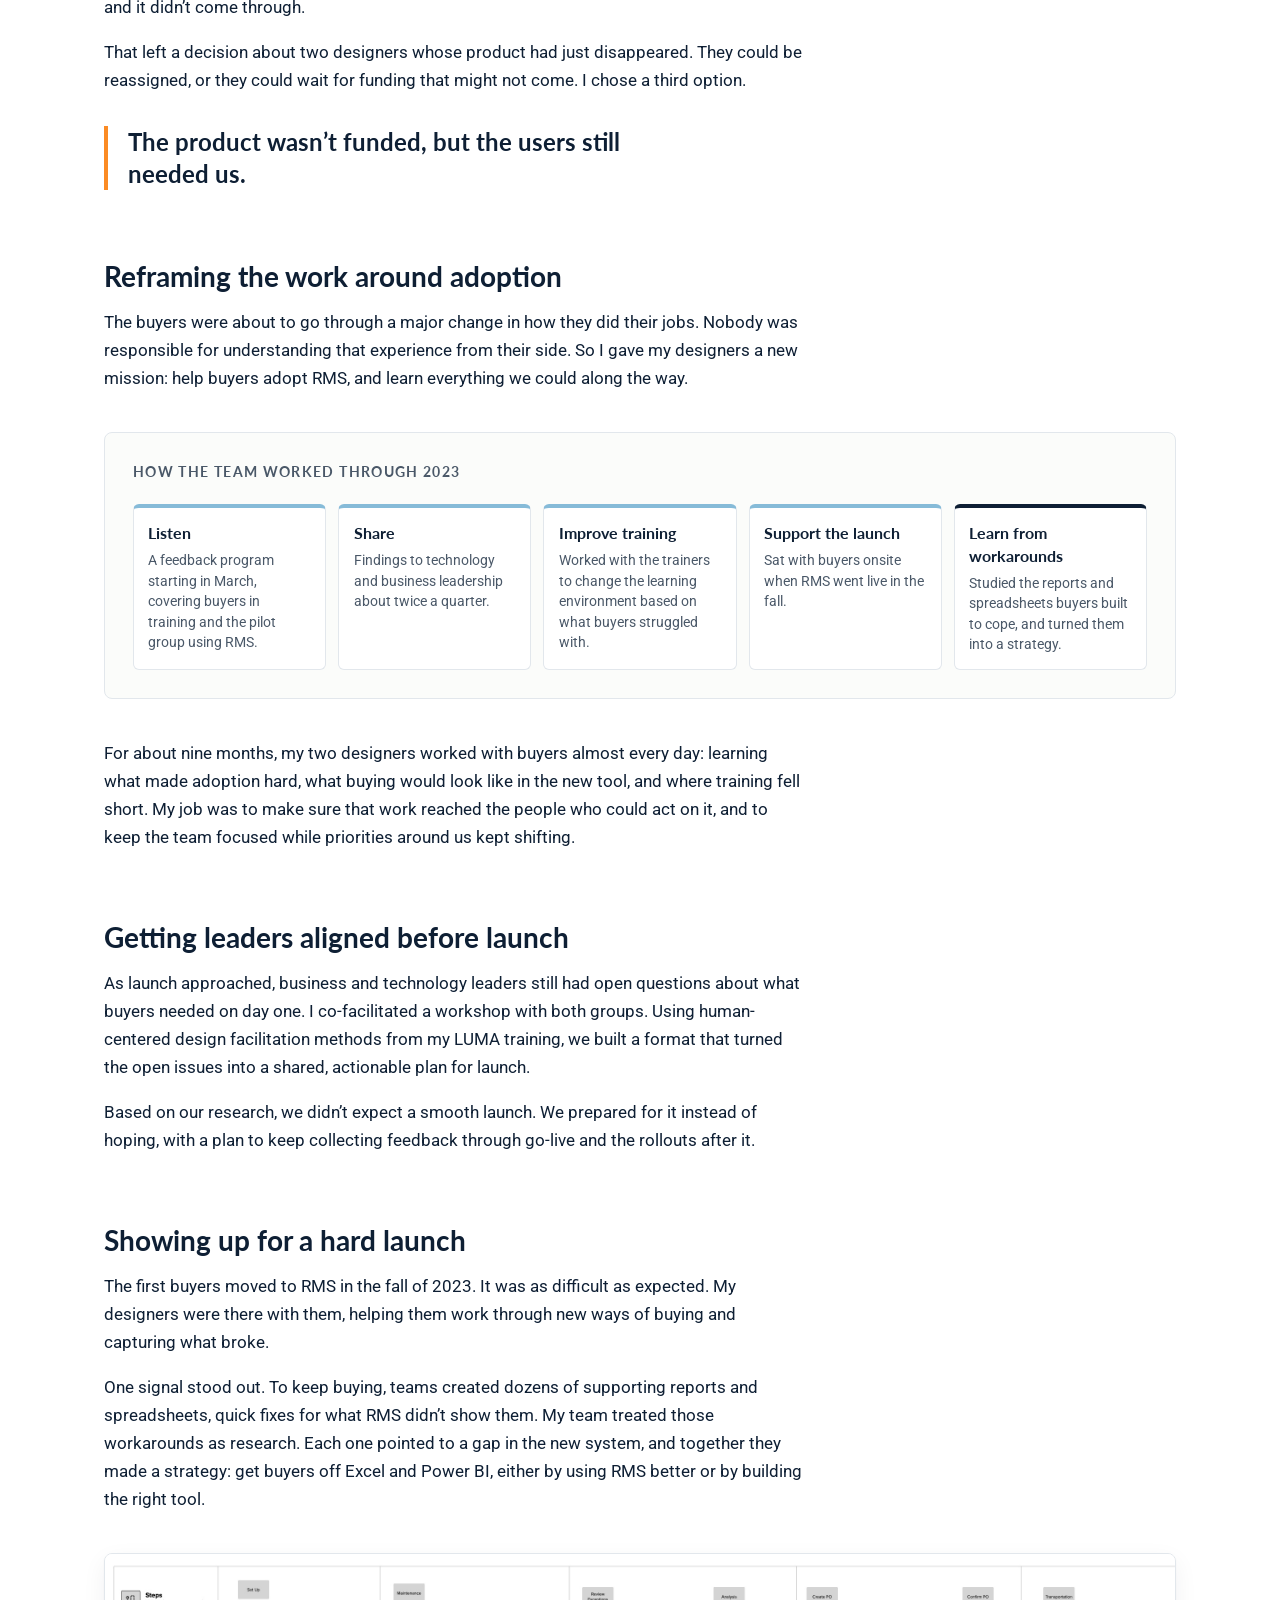
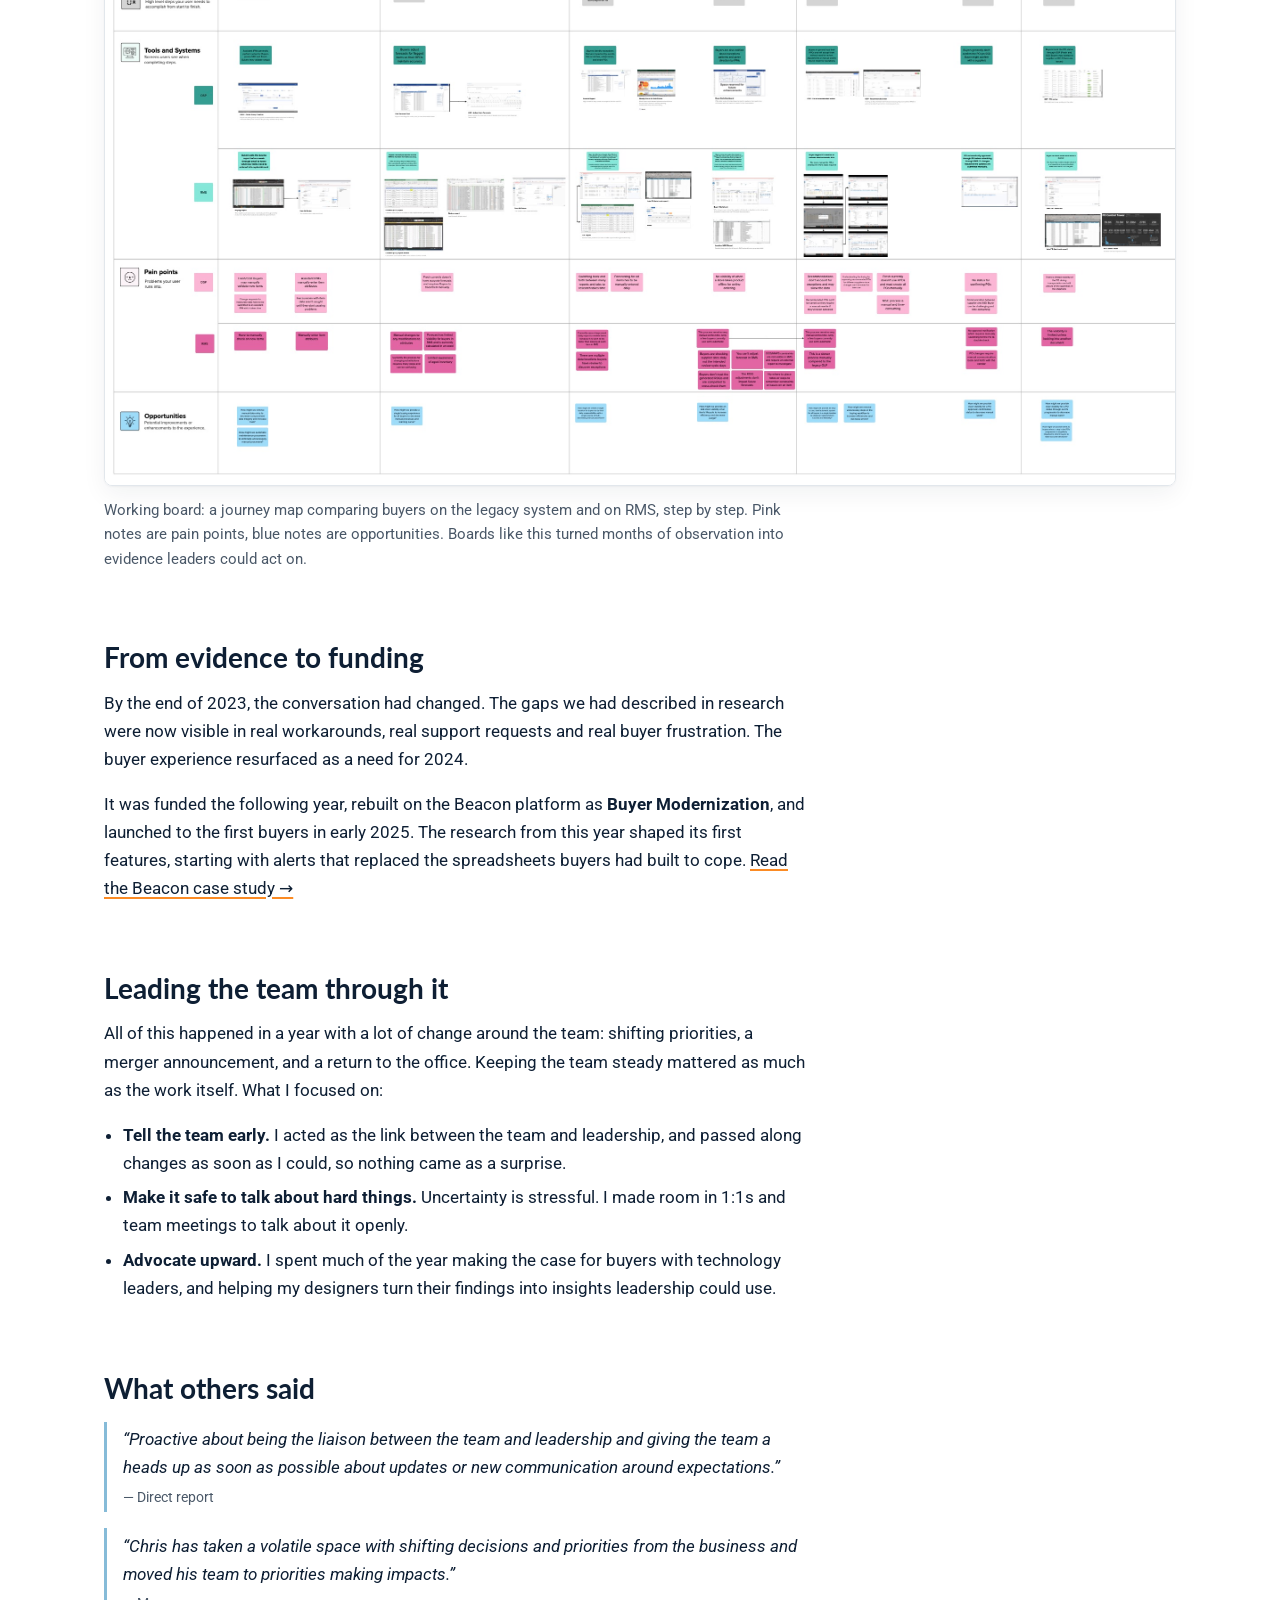
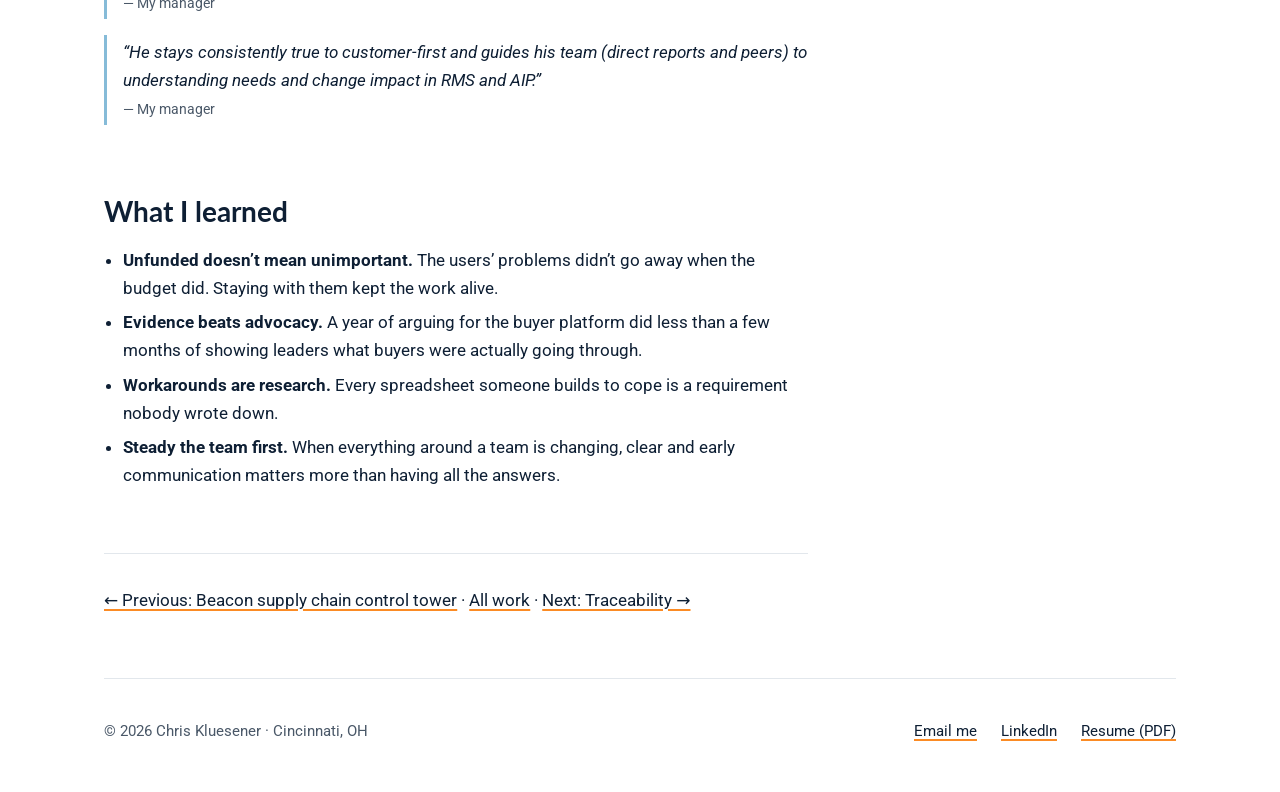
<file: work/rms-adoption.html>
<!DOCTYPE html>
<html lang="en">
<head>
  <meta charset="utf-8">
  <meta name="viewport" content="width=device-width, initial-scale=1">
  <title>Keeping a Team Pointed at Users When the Plan Fell Apart · Chris Kluesener</title>
  <meta name="description" content="When a planned buyer platform wasn't funded, I kept my designers with Kroger's buyers through a difficult system rollout. Their evidence got the platform funded the next year.">
  <link rel="preconnect" href="https://fonts.googleapis.com">
  <link rel="preconnect" href="https://fonts.gstatic.com" crossorigin>
  <link href="https://fonts.googleapis.com/css2?family=Lato:wght@400;700;900&family=Roboto:wght@400;500&display=swap" rel="stylesheet">
  <link rel="stylesheet" href="../styles.css">
</head>
<body>
  <a class="skip-link" href="#main">Skip to content</a>

  <div class="wrap">
    <header class="site-header">
      <a class="site-name" href="../index.html">Chris Kluesener</a>
      <nav class="site-nav" aria-label="Main">
        <a href="../index.html#work">Work</a>
        <a href="../resume.html">Resume</a>
        <a href="mailto:ckluesener@gmail.com">Contact</a>
        <a href="https://www.linkedin.com/in/ckluesener/" rel="noopener" target="_blank">LinkedIn</a>
      </nav>
    </header>

    <main id="main">
      <header class="cs-hero">
        <p class="eyebrow">Kroger · Design leadership</p>
        <h1>Keeping a team pointed at users when the plan fell apart</h1>
        <p class="lede">In 2023 the buyer platform my team had spent a year and a half researching wasn’t funded. Instead of giving up, I kept my two designers with Kroger’s buyers through the rollout of the ERP ordering tool. What they learned in those months became the business case that got our platform funded the next year.</p>

        <dl class="facts">
          <div><dt>Role</dt><dd>Senior Manager, Product Design. Directed two product designers and partnered with product, technology and training leaders.</dd></div>
          <div><dt>Timeline</dt><dd>2023, leading into 2024 funding</dd></div>
          <div><dt>Users</dt><dd>About 200 replenishment buyers moving from legacy tools to Oracle RMS</dd></div>
          <div><dt>Methods</dt><dd>Ongoing feedback program, contextual inquiry, onsite launch support, journey mapping, workshop facilitation</dd></div>
        </dl>
      </header>

      <div class="stats wide" role="list" style="max-width: var(--wide-width)">
        <div class="stat" role="listitem"><b>~9 months</b><span>of working with buyers almost every day</span></div>
        <div class="stat" role="listitem"><b>~2× a quarter</b><span>findings shared with leadership and the training team</span></div>
        <div class="stat" role="listitem"><b>200</b><span>buyers moving to a new ordering system</span></div>
        <div class="stat" role="listitem"><b>2024</b><span>the buyer platform was funded</span></div>
      </div>

      <div class="cs-body text">
        <aside class="tldr" aria-label="Summary">
          <h2>In short</h2>
          <ul>
            <li><strong>Situation:</strong> Kroger was moving its buyers to Oracle RMS. My team had researched a buyer platform to fill the gaps RMS wouldn’t cover, but it wasn’t funded.</li>
            <li><strong>What I did:</strong> instead of moving my designers elsewhere, I reframed their work around helping buyers adopt RMS. We built a steady feedback loop, shared findings with leadership and trainers, helped align leaders before launch, and sat with buyers when it went live.</li>
            <li><strong>Result:</strong> a smoother path for buyers through a hard launch, and evidence that made the case for the buyer platform. It was funded in 2024 and shipped as <a href="beacon.html">Buyer Modernization</a>.</li>
          </ul>
        </aside>

        <section>
          <h2>The plan that didn’t happen</h2>
          <p>Kroger’s roughly 200 replenishment buyers write the purchase orders that keep warehouses stocked. The company was several years into replacing their legacy tools with Oracle’s Retail Merchandising System, RMS.</p>
          <p>My team had spent about 18 months researching how buyers worked. We knew their pain points well, and we knew RMS wouldn’t solve many of them. Going into 2023, the plan was to build a buyer experience alongside RMS to fill those gaps. The funding kept getting pushed, and it didn’t come through.</p>
          <p>That left a decision about two designers whose product had just disappeared. They could be reassigned, or they could wait for funding that might not come. I chose a third option.</p>
          <p class="pull">The product wasn’t funded, but the users still needed us.</p>
        </section>

        <section>
          <h2>Reframing the work around adoption</h2>
          <p>The buyers were about to go through a major change in how they did their jobs. Nobody was responsible for understanding that experience from their side. So I gave my designers a new mission: help buyers adopt RMS, and learn everything we could along the way.</p>
        </section>
      </div>

      <div class="diagram wide" role="figure" aria-labelledby="loop-title">
        <p class="diagram-title" id="loop-title">How the team worked through 2023</p>
        <ol class="flow">
          <li><strong>Listen</strong>A feedback program starting in March, covering buyers in training and the pilot group using RMS.</li>
          <li><strong>Share</strong>Findings to technology and business leadership about twice a quarter.</li>
          <li><strong>Improve training</strong>Worked with the trainers to change the learning environment based on what buyers struggled with.</li>
          <li><strong>Support the launch</strong>Sat with buyers onsite when RMS went live in the fall.</li>
          <li><strong>Learn from workarounds</strong>Studied the reports and spreadsheets buyers built to cope, and turned them into a strategy.</li>
        </ol>
      </div>

      <div class="cs-body text">
        <section>
          <p>For about nine months, my two designers worked with buyers almost every day: learning what made adoption hard, what buying would look like in the new tool, and where training fell short. My job was to make sure that work reached the people who could act on it, and to keep the team focused while priorities around us kept shifting.</p>
        </section>

        <section>
          <h2>Getting leaders aligned before launch</h2>
          <p>As launch approached, business and technology leaders still had open questions about what buyers needed on day one. I co-facilitated a workshop with both groups. Using human-centered design facilitation methods from my LUMA training, we built a format that turned the open issues into a shared, actionable plan for launch.</p>
          <p>Based on our research, we didn’t expect a smooth launch. We prepared for it instead of hoping, with a plan to keep collecting feedback through go-live and the rollouts after it.</p>
        </section>

        <section>
          <h2>Showing up for a hard launch</h2>
          <p>The first buyers moved to RMS in the fall of 2023. It was as difficult as expected. My designers were there with them, helping them work through new ways of buying and capturing what broke.</p>
          <p>One signal stood out. To keep buying, teams created dozens of supporting reports and spreadsheets, quick fixes for what RMS didn’t show them. My team treated those workarounds as research. Each one pointed to a gap in the new system, and together they made a strategy: get buyers off Excel and Power BI, either by using RMS better or by building the right tool.</p>
        </section>
      </div>

      <figure class="wide">
        <a href="../images/beacon/rms-journey.jpg" title="Open full size"><img src="../images/beacon/rms-journey.jpg" alt="Journey map comparing buyers on the legacy system and on RMS across set up, maintenance, reviewing exceptions, analysis, creating and confirming purchase orders and transportation, with rows for tools, pain points such as manual checks, spreadsheets and limited visibility, and opportunities written as how-might-we questions."></a>
        <figcaption>Working board: a journey map comparing buyers on the legacy system and on RMS, step by step. Pink notes are pain points, blue notes are opportunities. Boards like this turned months of observation into evidence leaders could act on.</figcaption>
      </figure>

      <div class="cs-body text">
        <section>
          <h2>From evidence to funding</h2>
          <p>By the end of 2023, the conversation had changed. The gaps we had described in research were now visible in real workarounds, real support requests and real buyer frustration. The buyer experience resurfaced as a need for 2024.</p>
          <p>It was funded the following year, rebuilt on the Beacon platform as <strong>Buyer Modernization</strong>, and launched to the first buyers in early 2025. The research from this year shaped its first features, starting with alerts that replaced the spreadsheets buyers had built to cope. <a href="beacon.html">Read the Beacon case study →</a></p>
        </section>

        <section>
          <h2>Leading the team through it</h2>
          <p>All of this happened in a year with a lot of change around the team: shifting priorities, a merger announcement, and a return to the office. Keeping the team steady mattered as much as the work itself. What I focused on:</p>
          <ul>
            <li><strong>Tell the team early.</strong> I acted as the link between the team and leadership, and passed along changes as soon as I could, so nothing came as a surprise.</li>
            <li><strong>Make it safe to talk about hard things.</strong> Uncertainty is stressful. I made room in 1:1s and team meetings to talk about it openly.</li>
            <li><strong>Advocate upward.</strong> I spent much of the year making the case for buyers with technology leaders, and helping my designers turn their findings into insights leadership could use.</li>
          </ul>
        </section>

        <section>
          <h2>What others said</h2>
          <ul class="quotes">
            <li>“Proactive about being the liaison between the team and leadership and giving the team a heads up as soon as possible about updates or new communication around expectations.” <span>— Direct report</span></li>
            <li>“Chris has taken a volatile space with shifting decisions and priorities from the business and moved his team to priorities making impacts.” <span>— My manager</span></li>
            <li>“He stays consistently true to customer-first and guides his team (direct reports and peers) to understanding needs and change impact in RMS and AIP.” <span>— My manager</span></li>
          </ul>
        </section>

        <section>
          <h2>What I learned</h2>
          <ul>
            <li><strong>Unfunded doesn’t mean unimportant.</strong> The users’ problems didn’t go away when the budget did. Staying with them kept the work alive.</li>
            <li><strong>Evidence beats advocacy.</strong> A year of arguing for the buyer platform did less than a few months of showing leaders what buyers were actually going through.</li>
            <li><strong>Workarounds are research.</strong> Every spreadsheet someone builds to cope is a requirement nobody wrote down.</li>
            <li><strong>Steady the team first.</strong> When everything around a team is changing, clear and early communication matters more than having all the answers.</li>
          </ul>
        </section>

        <p class="next-cs"><a href="beacon.html">← Previous: Beacon supply chain control tower</a> · <a href="../index.html#work">All work</a> · <a href="traceability.html">Next: Traceability →</a></p>
      </div>
    </main>

    <footer class="site-footer">
      <span>© 2026 Chris Kluesener · Cincinnati, OH</span>
      <nav aria-label="Footer">
        <a href="mailto:ckluesener@gmail.com">Email me</a>
        <a href="https://www.linkedin.com/in/ckluesener/" rel="noopener" target="_blank">LinkedIn</a>
        <a href="../files/chris-kluesener-resume.pdf" download>Resume (PDF)</a>
      </nav>
    </footer>
  </div>
</body>
</html>
</file>
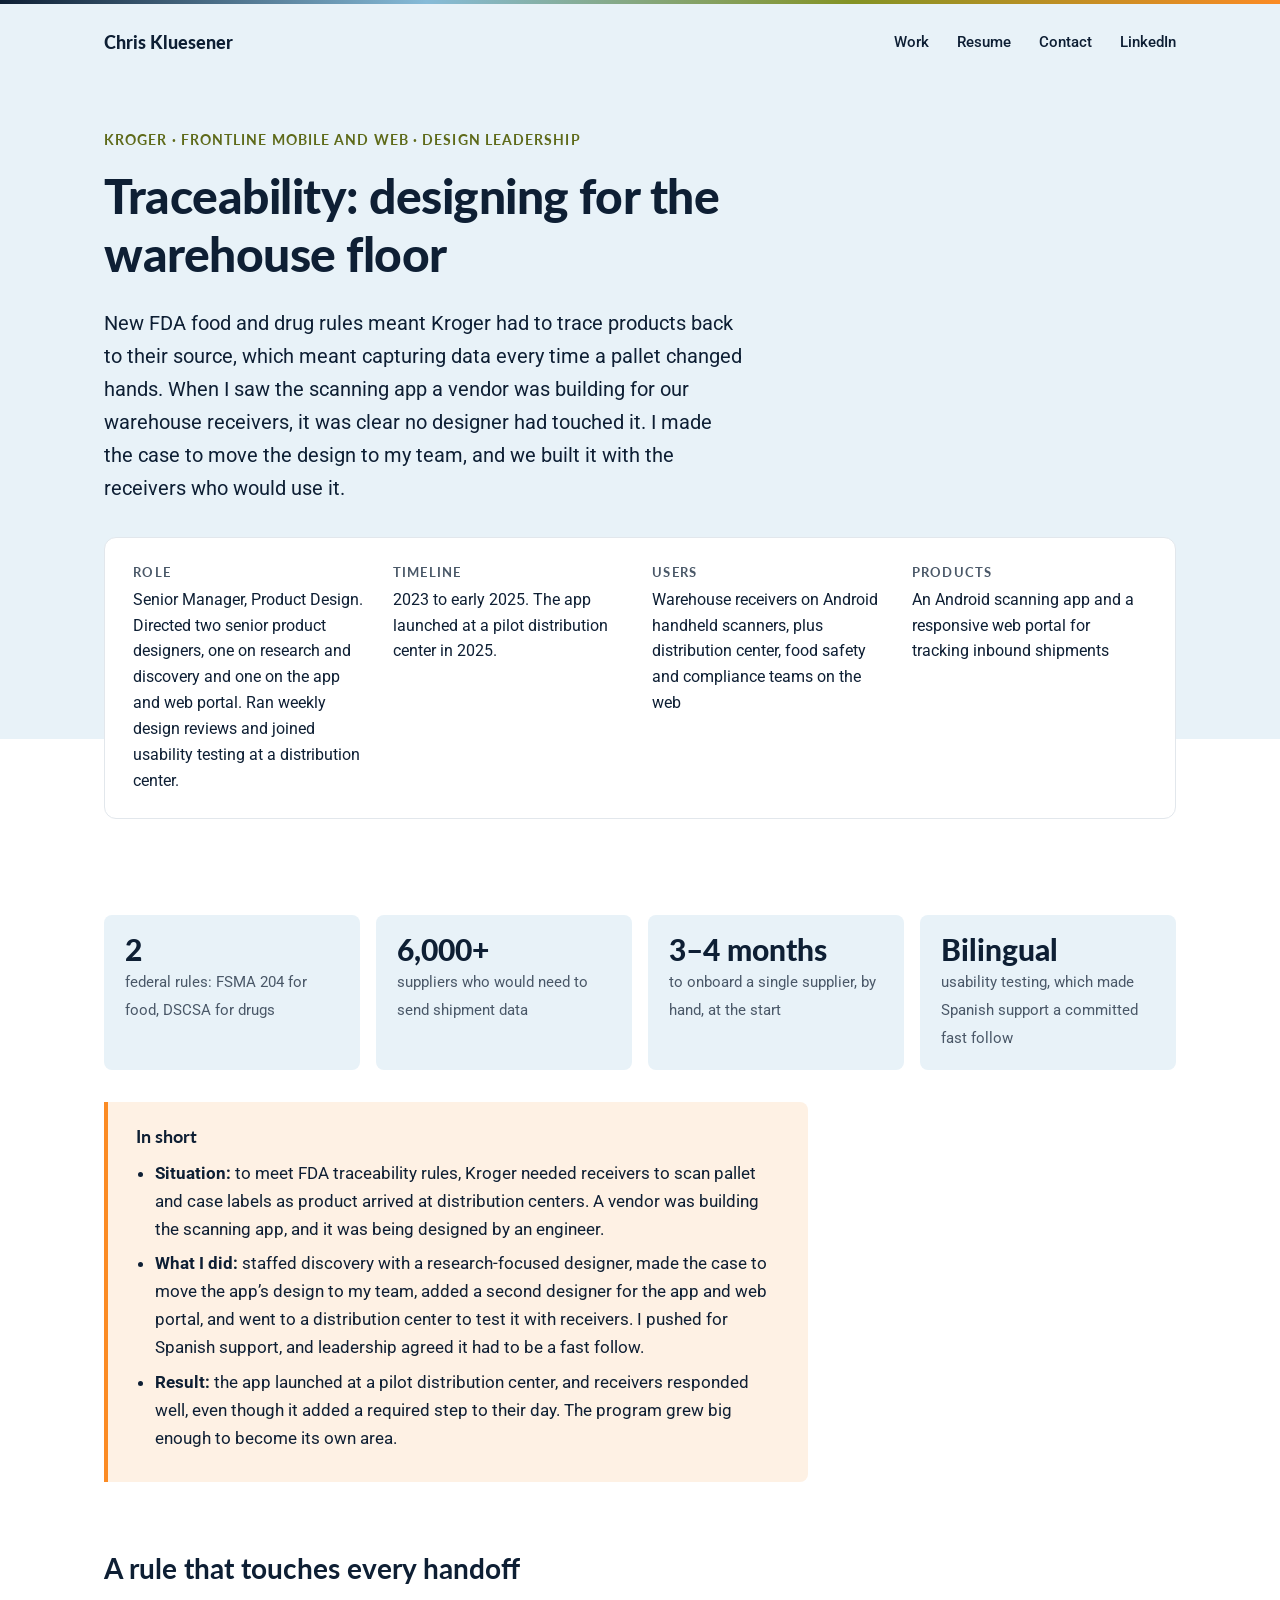
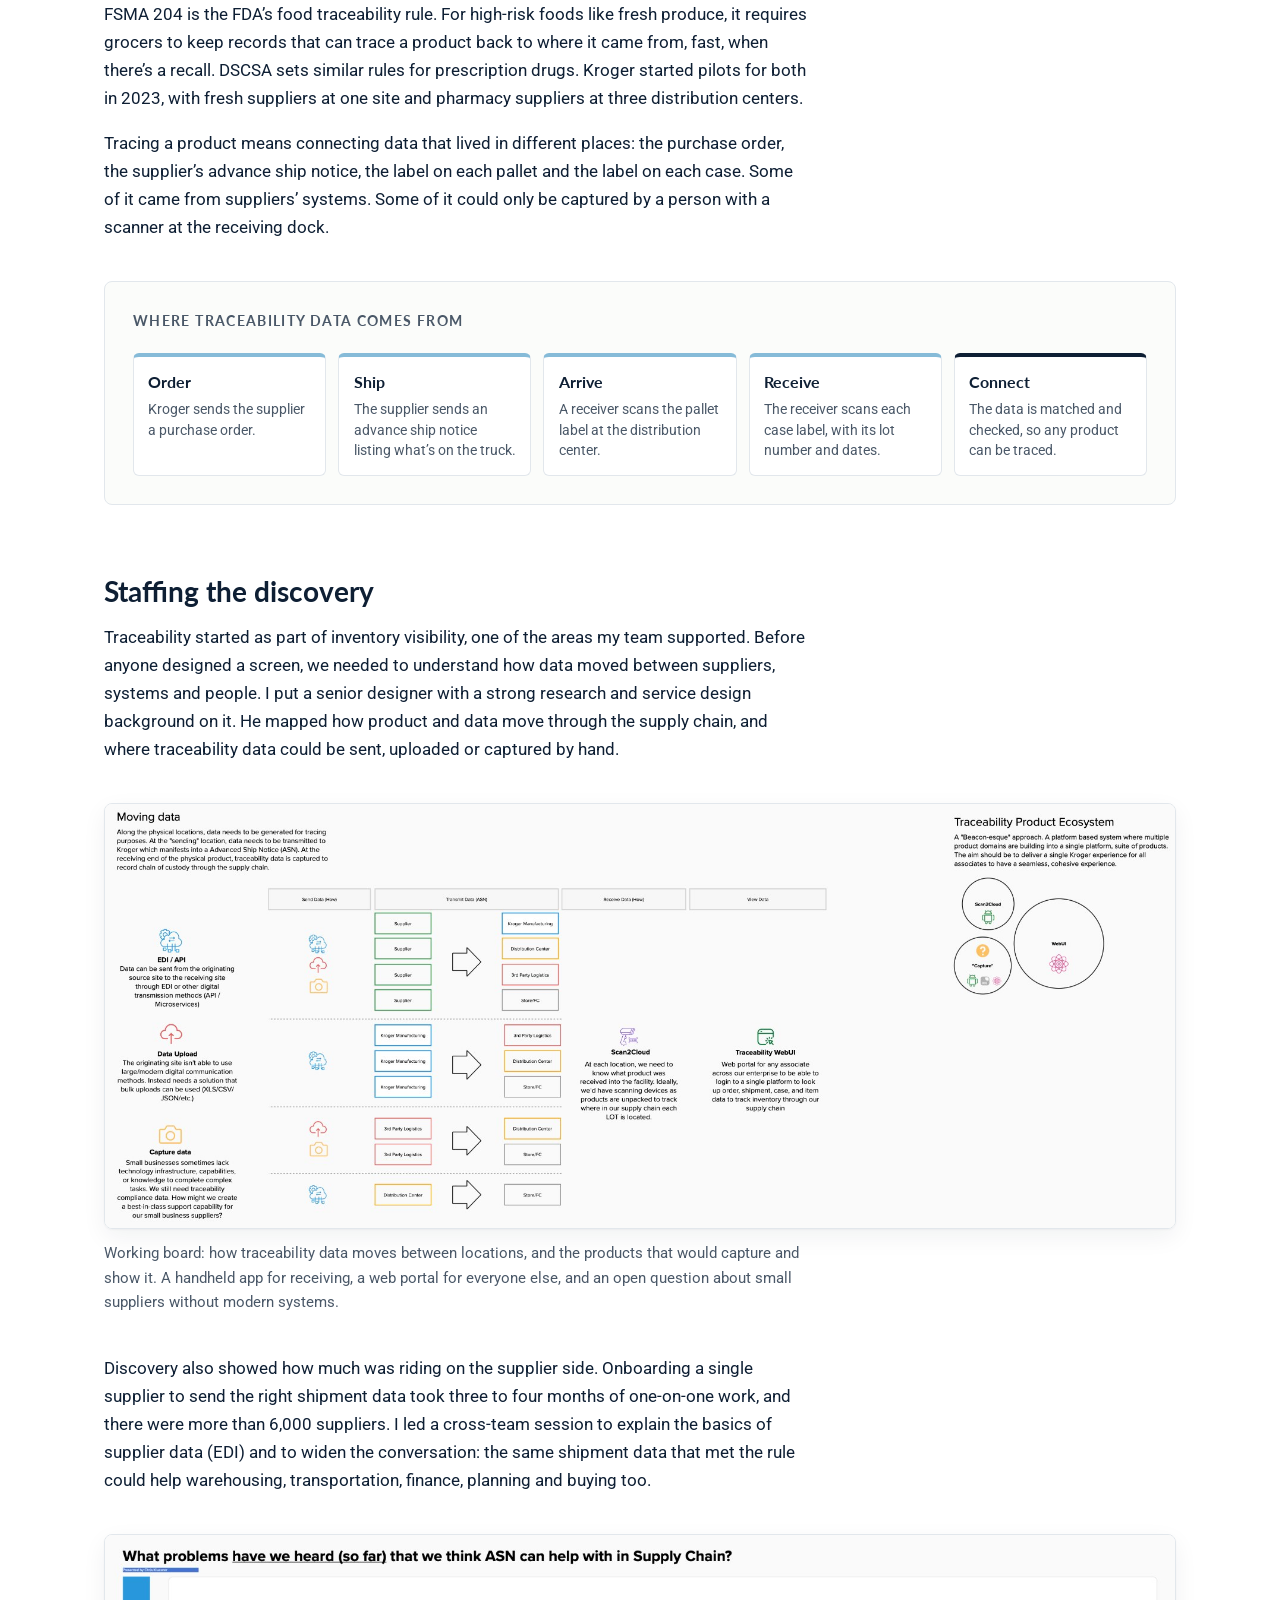
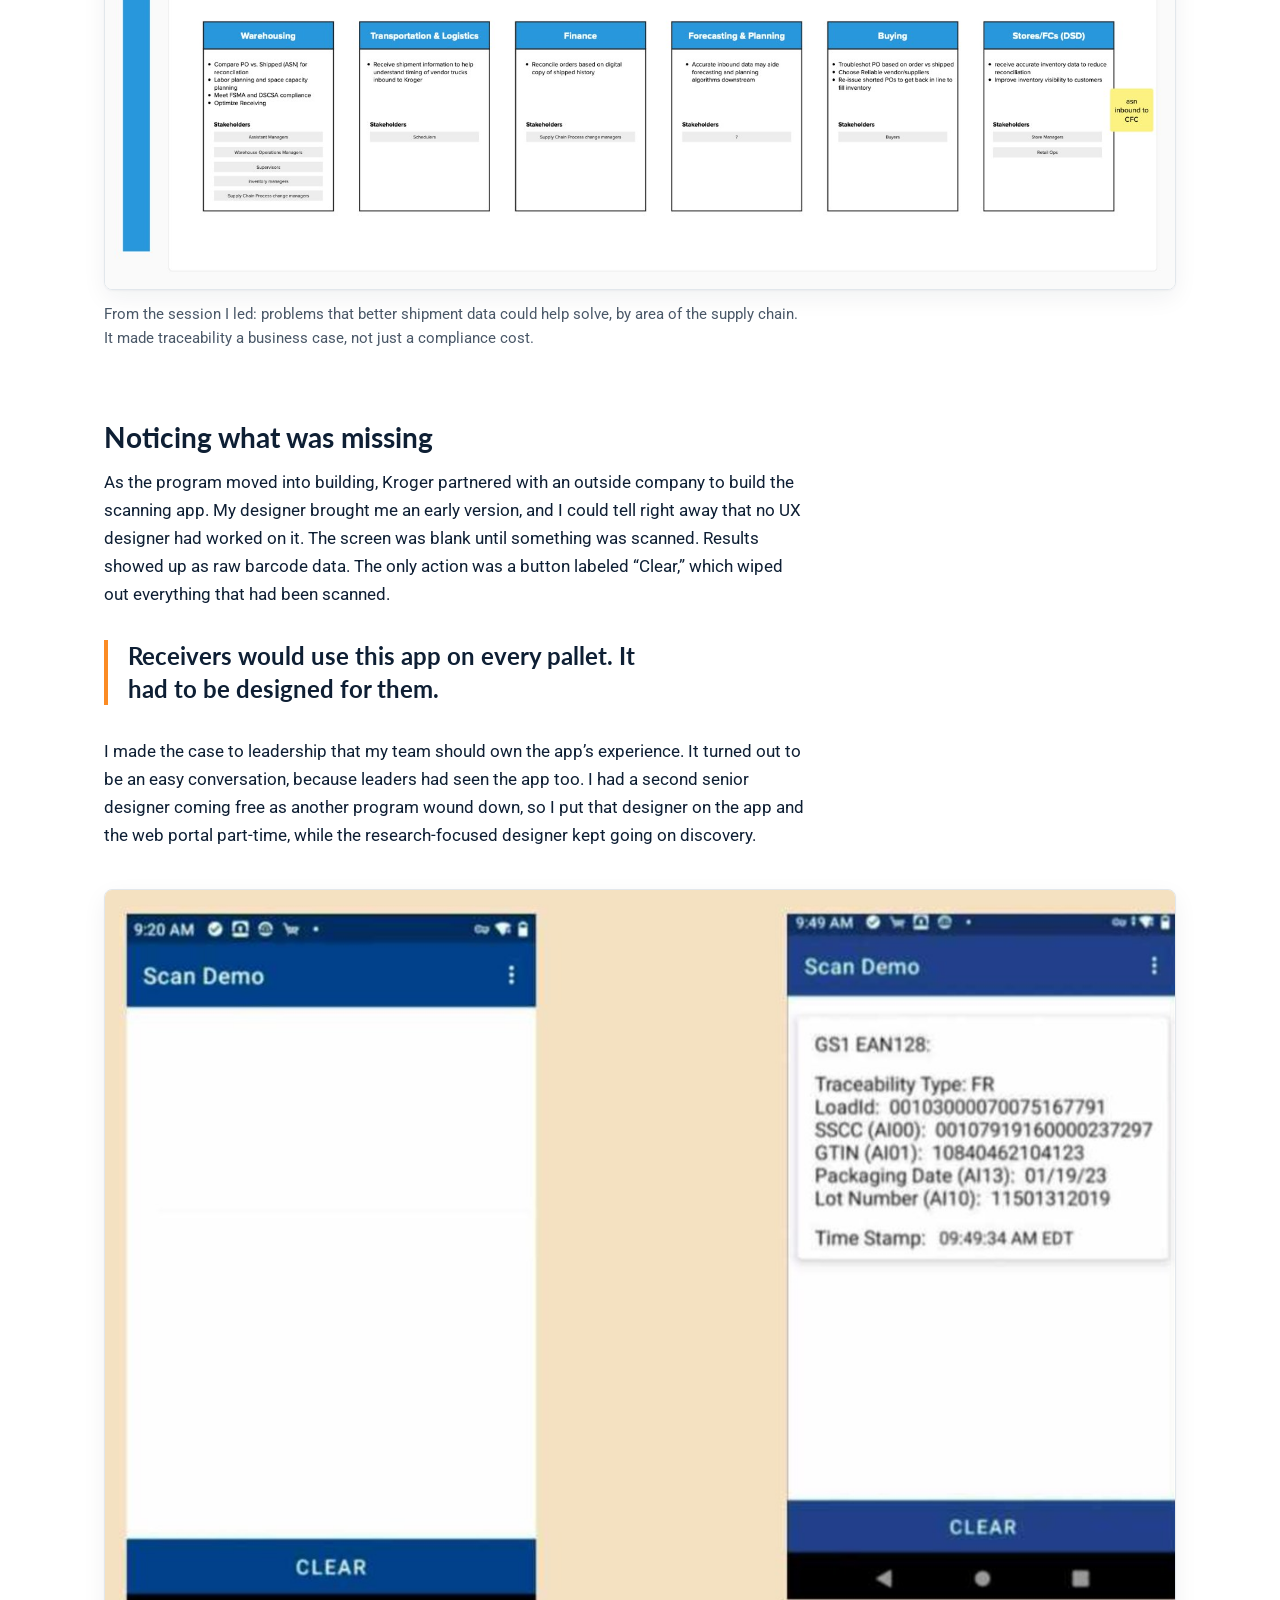
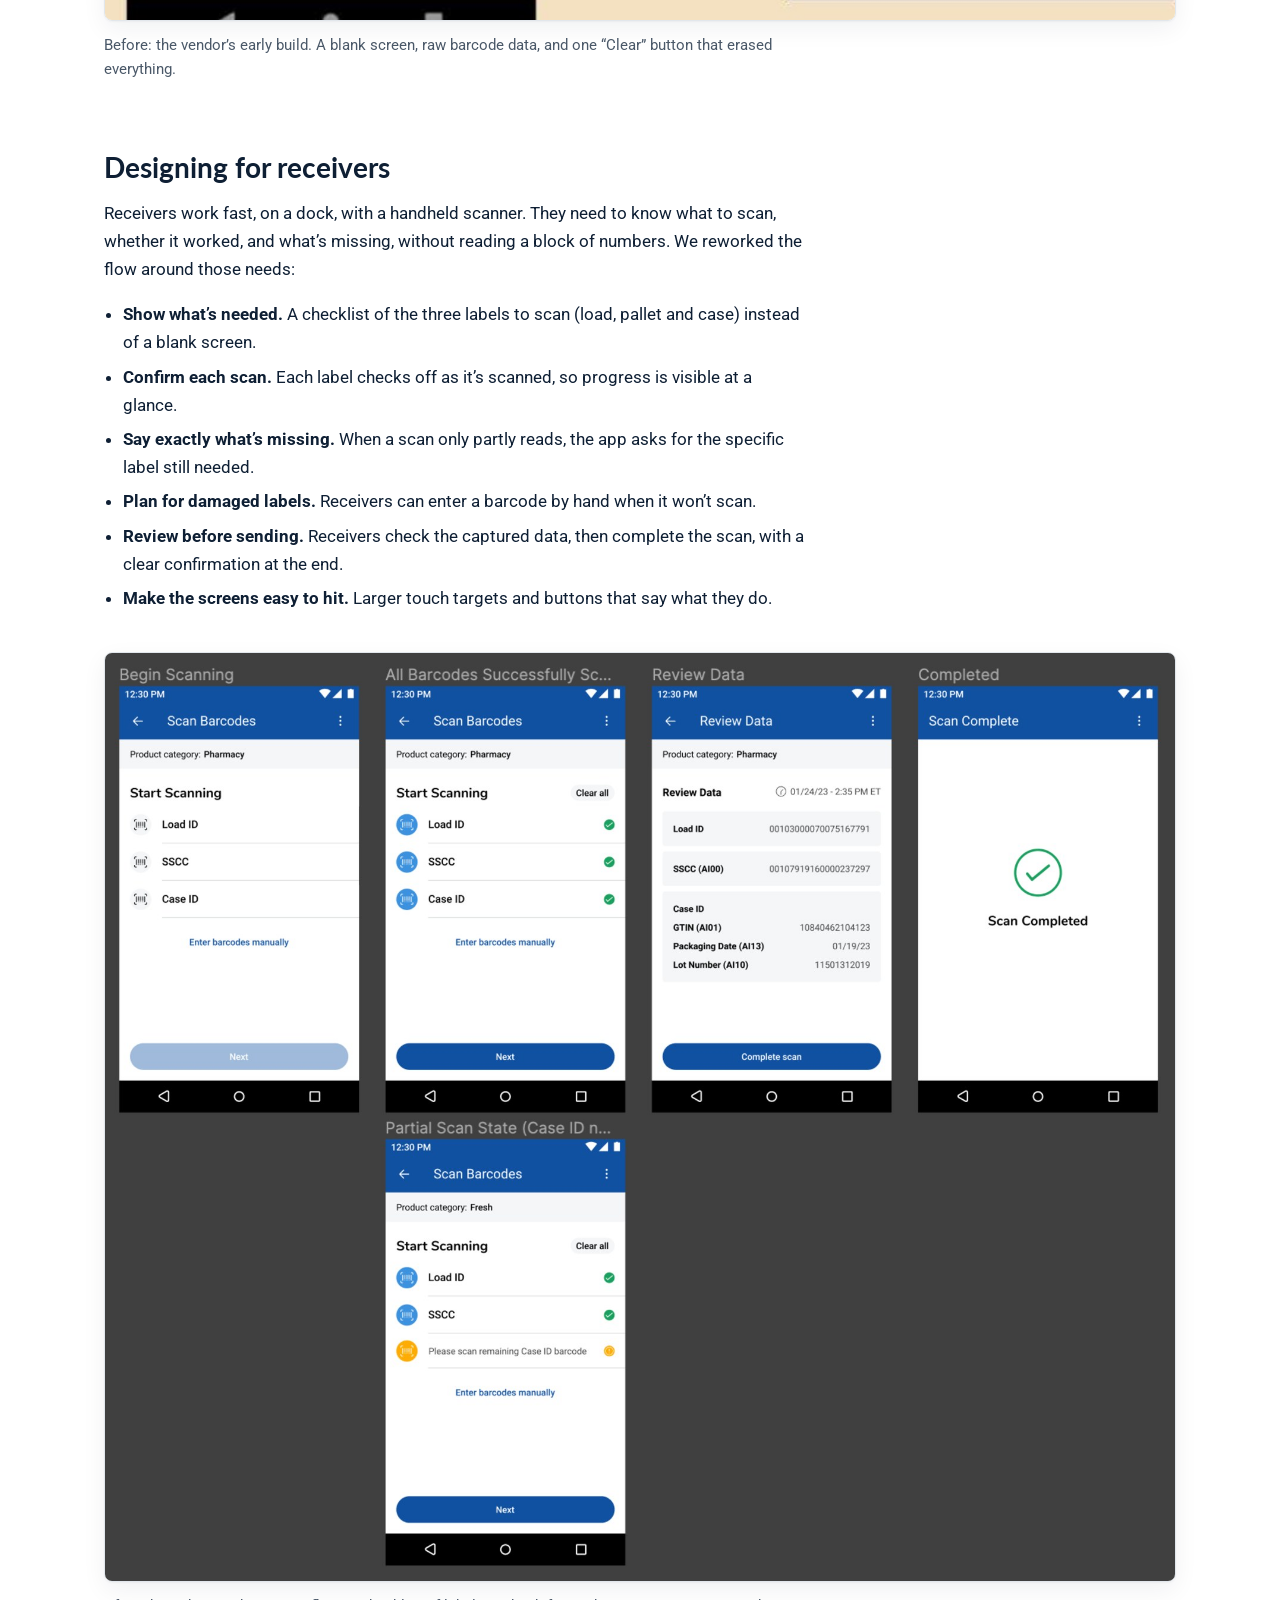
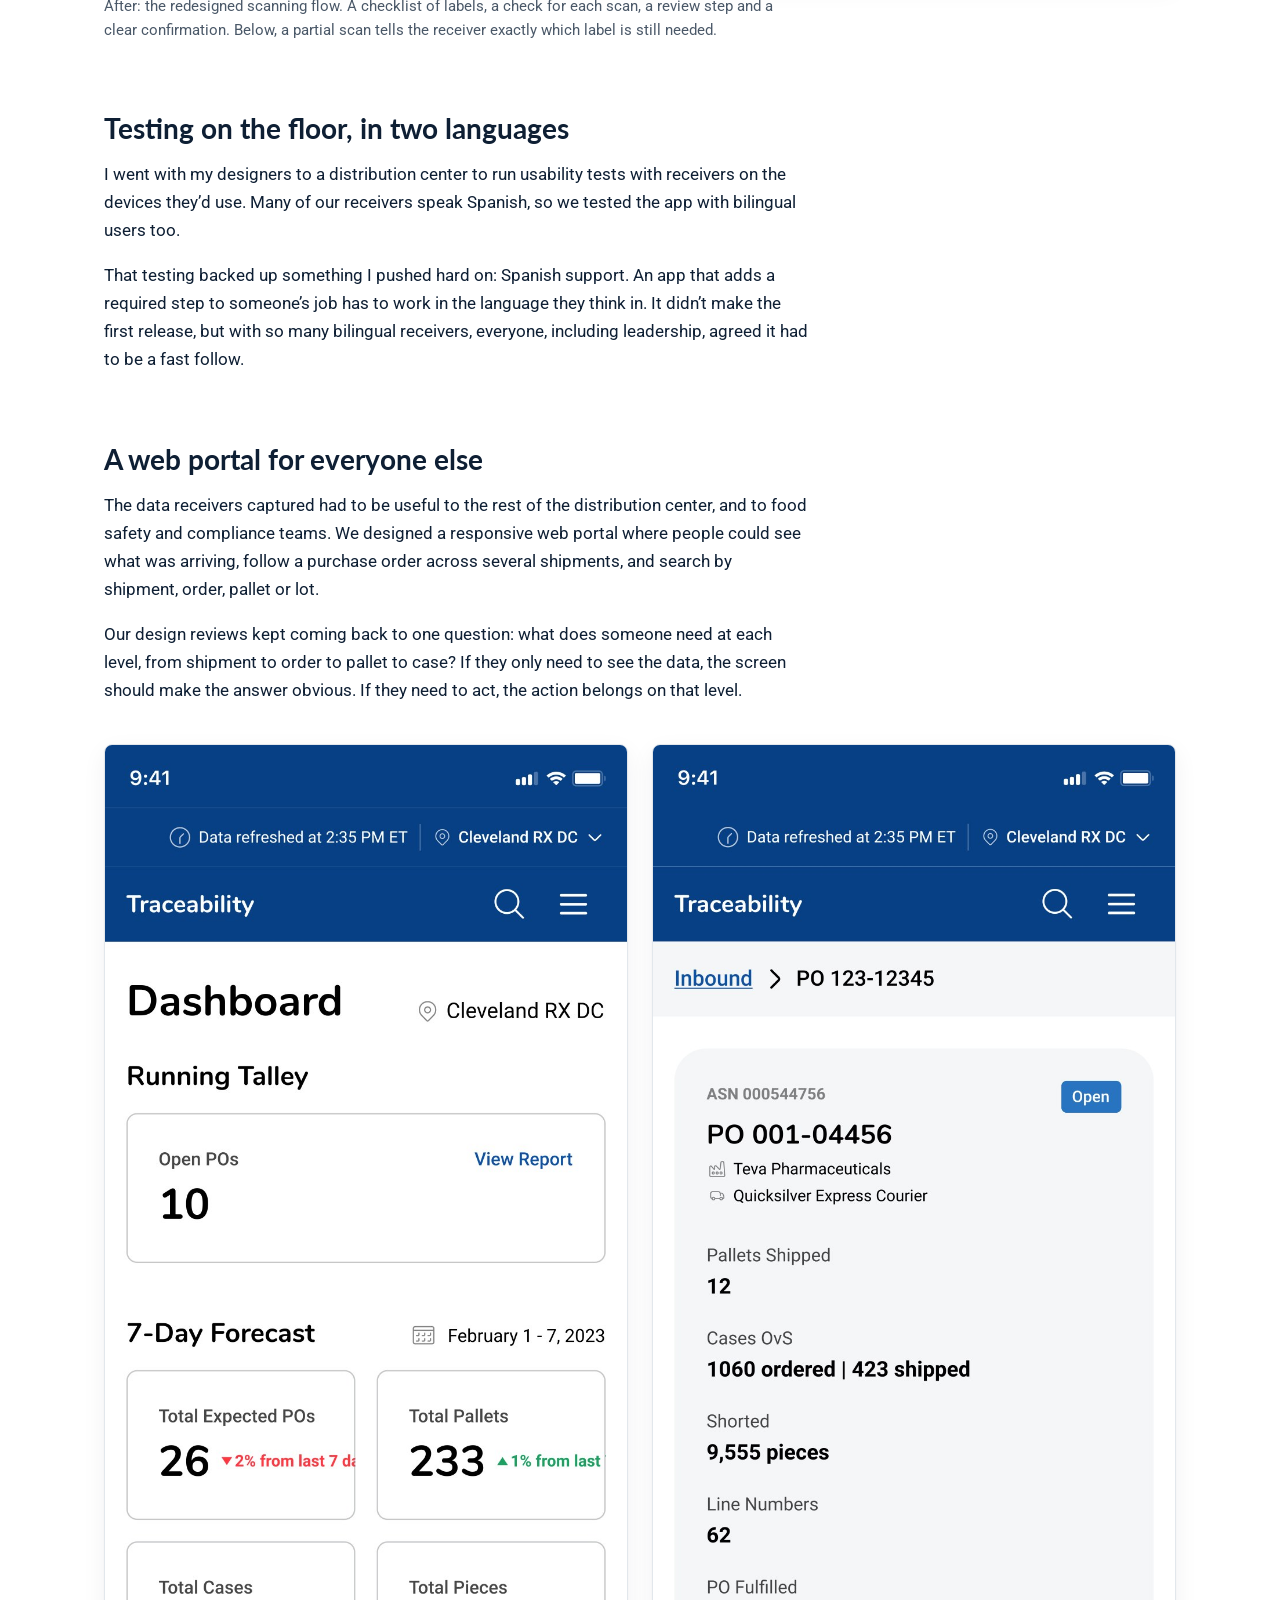
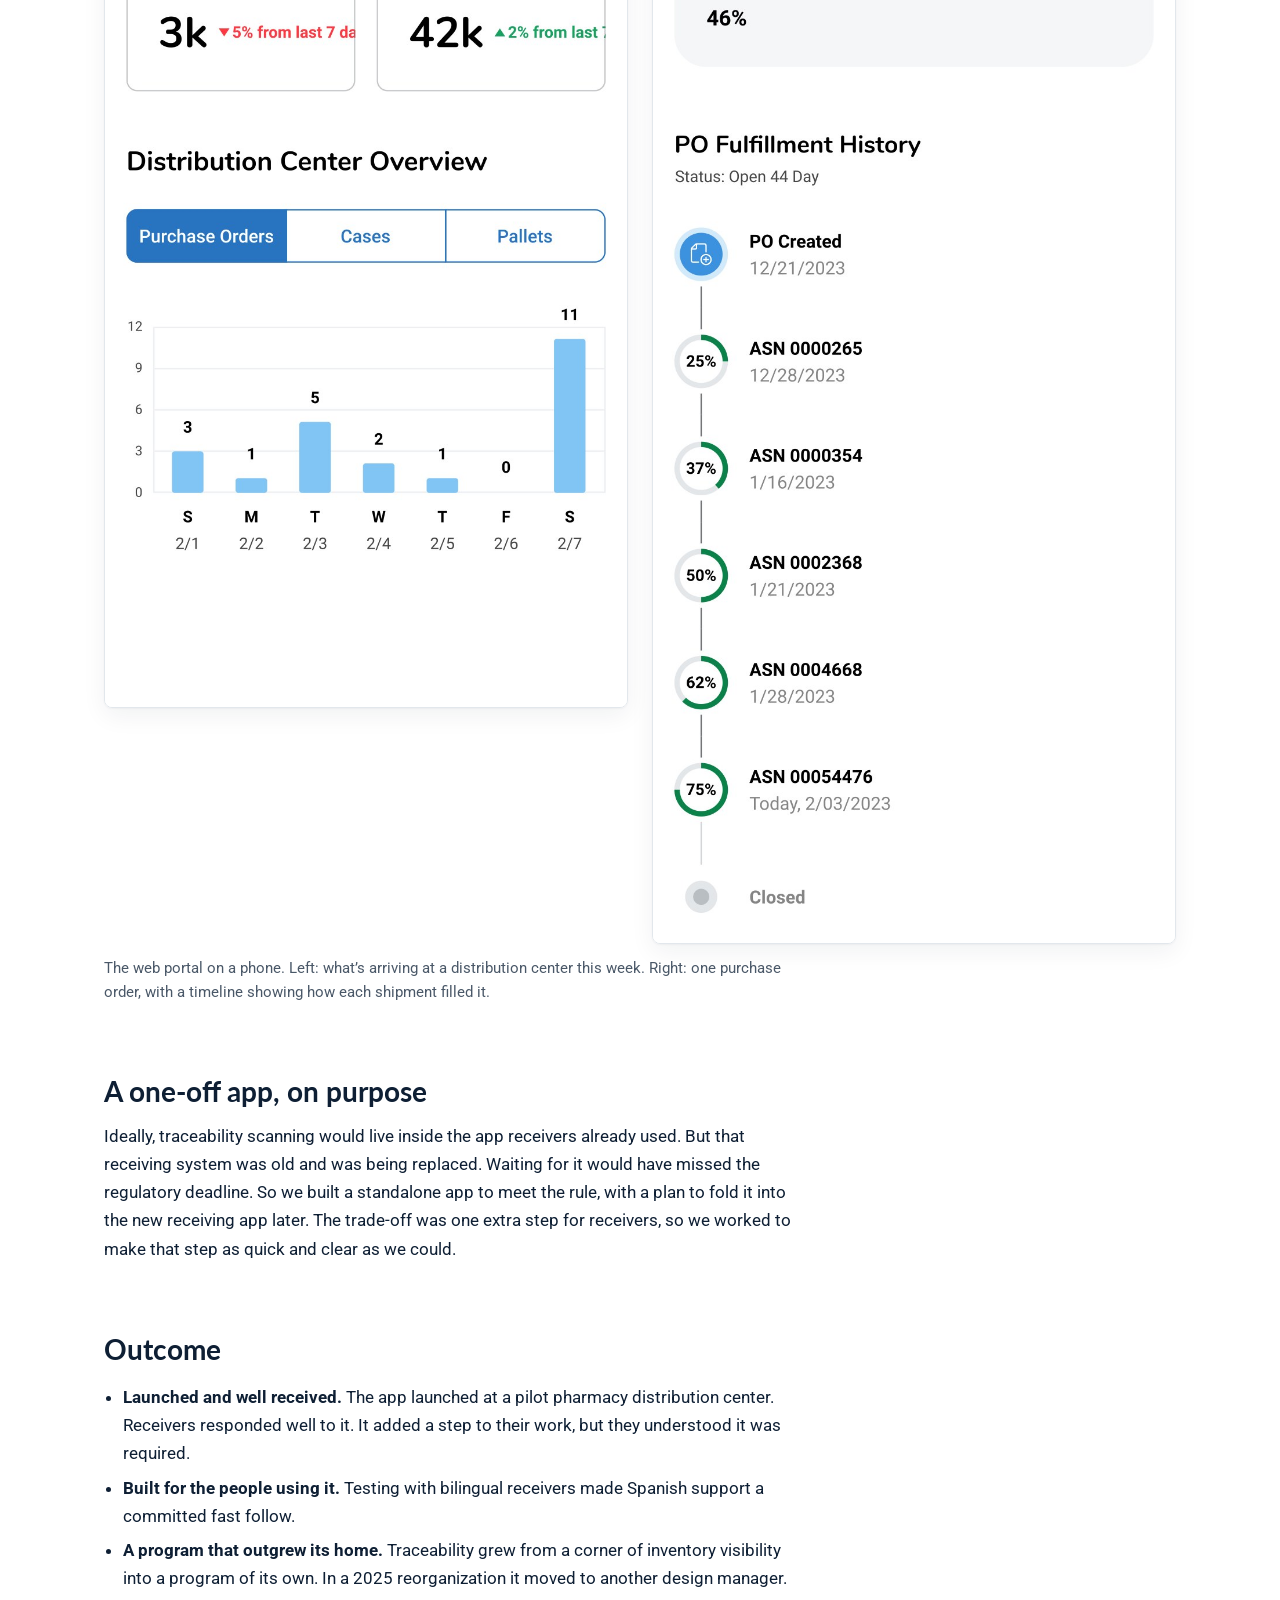
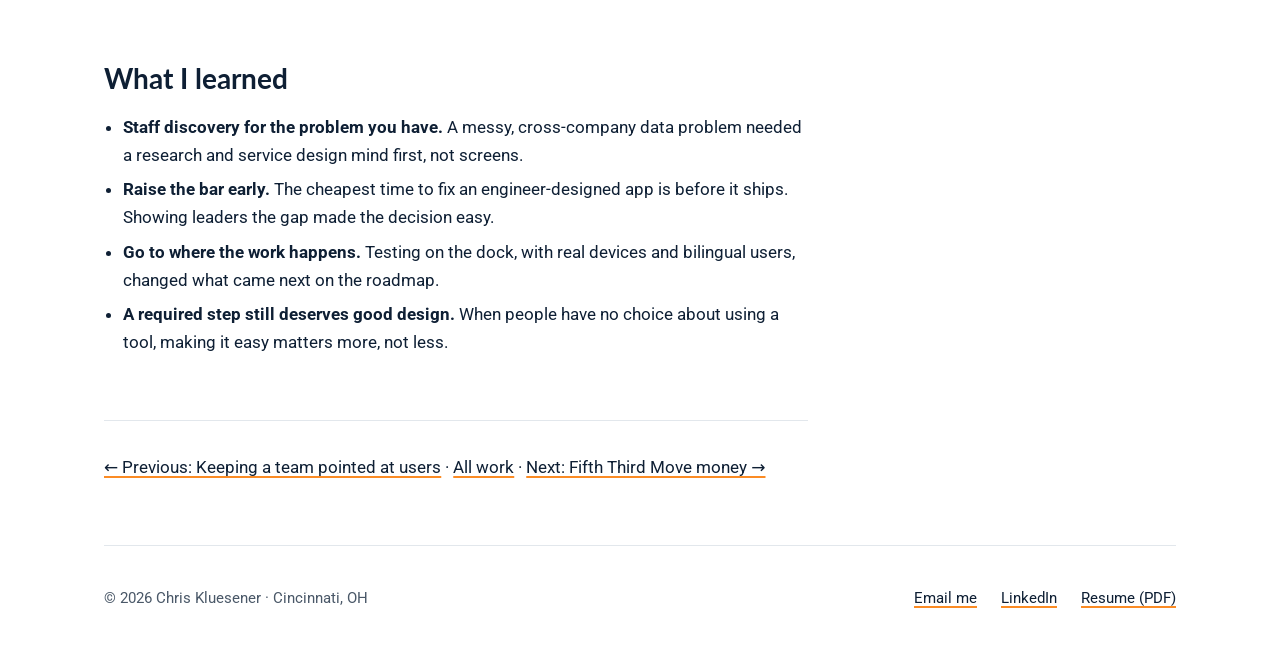
<file: work/traceability.html>
<!DOCTYPE html>
<html lang="en">
<head>
  <meta charset="utf-8">
  <meta name="viewport" content="width=device-width, initial-scale=1">
  <title>Traceability: Designing for the Warehouse Floor · Chris Kluesener</title>
  <meta name="description" content="New FDA traceability rules meant capturing data every time a pallet changed hands. I moved the design of Kroger's scanning app from a vendor to my team, and we built it with warehouse receivers.">
  <link rel="preconnect" href="https://fonts.googleapis.com">
  <link rel="preconnect" href="https://fonts.gstatic.com" crossorigin>
  <link href="https://fonts.googleapis.com/css2?family=Lato:wght@400;700;900&family=Roboto:wght@400;500&display=swap" rel="stylesheet">
  <link rel="stylesheet" href="../styles.css">
</head>
<body>
  <a class="skip-link" href="#main">Skip to content</a>

  <div class="wrap">
    <header class="site-header">
      <a class="site-name" href="../index.html">Chris Kluesener</a>
      <nav class="site-nav" aria-label="Main">
        <a href="../index.html#work">Work</a>
        <a href="../resume.html">Resume</a>
        <a href="mailto:ckluesener@gmail.com">Contact</a>
        <a href="https://www.linkedin.com/in/ckluesener/" rel="noopener" target="_blank">LinkedIn</a>
      </nav>
    </header>

    <main id="main">
      <header class="cs-hero">
        <p class="eyebrow">Kroger · Frontline mobile and web · Design leadership</p>
        <h1>Traceability: designing for the warehouse floor</h1>
        <p class="lede">New FDA food and drug rules meant Kroger had to trace products back to their source, which meant capturing data every time a pallet changed hands. When I saw the scanning app a vendor was building for our warehouse receivers, it was clear no designer had touched it. I made the case to move the design to my team, and we built it with the receivers who would use it.</p>

        <dl class="facts">
          <div><dt>Role</dt><dd>Senior Manager, Product Design. Directed two senior product designers, one on research and discovery and one on the app and web portal. Ran weekly design reviews and joined usability testing at a distribution center.</dd></div>
          <div><dt>Timeline</dt><dd>2023 to early 2025. The app launched at a pilot distribution center in 2025.</dd></div>
          <div><dt>Users</dt><dd>Warehouse receivers on Android handheld scanners, plus distribution center, food safety and compliance teams on the web</dd></div>
          <div><dt>Products</dt><dd>An Android scanning app and a responsive web portal for tracking inbound shipments</dd></div>
        </dl>
      </header>

      <div class="stats wide" role="list" style="max-width: var(--wide-width)">
        <div class="stat" role="listitem"><b>2</b><span>federal rules: FSMA 204 for food, DSCSA for drugs</span></div>
        <div class="stat" role="listitem"><b>6,000+</b><span>suppliers who would need to send shipment data</span></div>
        <div class="stat" role="listitem"><b>3–4 months</b><span>to onboard a single supplier, by hand, at the start</span></div>
        <div class="stat" role="listitem"><b>Bilingual</b><span>usability testing, which made Spanish support a committed fast follow</span></div>
      </div>

      <div class="cs-body text">
        <aside class="tldr" aria-label="Summary">
          <h2>In short</h2>
          <ul>
            <li><strong>Situation:</strong> to meet FDA traceability rules, Kroger needed receivers to scan pallet and case labels as product arrived at distribution centers. A vendor was building the scanning app, and it was being designed by an engineer.</li>
            <li><strong>What I did:</strong> staffed discovery with a research-focused designer, made the case to move the app’s design to my team, added a second designer for the app and web portal, and went to a distribution center to test it with receivers. I pushed for Spanish support, and leadership agreed it had to be a fast follow.</li>
            <li><strong>Result:</strong> the app launched at a pilot distribution center, and receivers responded well, even though it added a required step to their day. The program grew big enough to become its own area.</li>
          </ul>
        </aside>

        <section>
          <h2>A rule that touches every handoff</h2>
          <p>FSMA 204 is the FDA’s food traceability rule. For high-risk foods like fresh produce, it requires grocers to keep records that can trace a product back to where it came from, fast, when there’s a recall. DSCSA sets similar rules for prescription drugs. Kroger started pilots for both in 2023, with fresh suppliers at one site and pharmacy suppliers at three distribution centers.</p>
          <p>Tracing a product means connecting data that lived in different places: the purchase order, the supplier’s advance ship notice, the label on each pallet and the label on each case. Some of it came from suppliers’ systems. Some of it could only be captured by a person with a scanner at the receiving dock.</p>
        </section>
      </div>

      <div class="diagram wide" role="figure" aria-labelledby="journey-title">
        <p class="diagram-title" id="journey-title">Where traceability data comes from</p>
        <ol class="flow">
          <li><strong>Order</strong>Kroger sends the supplier a purchase order.</li>
          <li><strong>Ship</strong>The supplier sends an advance ship notice listing what’s on the truck.</li>
          <li><strong>Arrive</strong>A receiver scans the pallet label at the distribution center.</li>
          <li><strong>Receive</strong>The receiver scans each case label, with its lot number and dates.</li>
          <li><strong>Connect</strong>The data is matched and checked, so any product can be traced.</li>
        </ol>
      </div>

      <div class="cs-body text">
        <section>
          <h2>Staffing the discovery</h2>
          <p>Traceability started as part of inventory visibility, one of the areas my team supported. Before anyone designed a screen, we needed to understand how data moved between suppliers, systems and people. I put a senior designer with a strong research and service design background on it. He mapped how product and data move through the supply chain, and where traceability data could be sent, uploaded or captured by hand.</p>
        </section>
      </div>

      <figure class="wide">
        <a href="../images/traceability/data-journey-board.jpg" title="Open full size"><img src="../images/traceability/data-journey-board.jpg" alt="Working board titled Moving data. It shows three ways data can travel from suppliers, Kroger manufacturing and third-party logistics to distribution centers and stores: EDI or API, bulk upload, and manual capture for small suppliers. Next to it are a handheld scanning app and a web portal, and a product ecosystem diagram."></a>
        <figcaption>Working board: how traceability data moves between locations, and the products that would capture and show it. A handheld app for receiving, a web portal for everyone else, and an open question about small suppliers without modern systems.</figcaption>
      </figure>

      <div class="cs-body text">
        <section>
          <p>Discovery also showed how much was riding on the supplier side. Onboarding a single supplier to send the right shipment data took three to four months of one-on-one work, and there were more than 6,000 suppliers. I led a cross-team session to explain the basics of supplier data (EDI) and to widen the conversation: the same shipment data that met the rule could help warehousing, transportation, finance, planning and buying too.</p>
        </section>
      </div>

      <figure class="wide">
        <a href="../images/traceability/asn-problems-board.jpg" title="Open full size"><img src="../images/traceability/asn-problems-board.jpg" alt="Board titled What problems have we heard so far that we think shipment data can help with in supply chain. Six columns: warehousing, transportation and logistics, finance, forecasting and planning, buying, and stores, each with problems and stakeholders."></a>
        <figcaption>From the session I led: problems that better shipment data could help solve, by area of the supply chain. It made traceability a business case, not just a compliance cost.</figcaption>
      </figure>

      <div class="cs-body text">
        <section>
          <h2>Noticing what was missing</h2>
          <p>As the program moved into building, Kroger partnered with an outside company to build the scanning app. My designer brought me an early version, and I could tell right away that no UX designer had worked on it. The screen was blank until something was scanned. Results showed up as raw barcode data. The only action was a button labeled “Clear,” which wiped out everything that had been scanned.</p>
          <p class="pull">Receivers would use this app on every pallet. It had to be designed for them.</p>
          <p>I made the case to leadership that my team should own the app’s experience. It turned out to be an easy conversation, because leaders had seen the app too. I had a second senior designer coming free as another program wound down, so I put that designer on the app and the web portal part-time, while the research-focused designer kept going on discovery.</p>
        </section>
      </div>

      <figure class="wide">
        <a href="../images/traceability/before-vendor-app.jpg" title="Open full size"><img src="../images/traceability/before-vendor-app.jpg" alt="Two screens of the vendor’s early Scan Demo app on an Android handheld. One is blank except for a Clear button. The other shows a block of raw barcode data: traceability type, load ID, SSCC, GTIN, packaging date, lot number and a time stamp."></a>
        <figcaption>Before: the vendor’s early build. A blank screen, raw barcode data, and one “Clear” button that erased everything.</figcaption>
      </figure>

      <div class="cs-body text">
        <section>
          <h2>Designing for receivers</h2>
          <p>Receivers work fast, on a dock, with a handheld scanner. They need to know what to scan, whether it worked, and what’s missing, without reading a block of numbers. We reworked the flow around those needs:</p>
          <ul>
            <li><strong>Show what’s needed.</strong> A checklist of the three labels to scan (load, pallet and case) instead of a blank screen.</li>
            <li><strong>Confirm each scan.</strong> Each label checks off as it’s scanned, so progress is visible at a glance.</li>
            <li><strong>Say exactly what’s missing.</strong> When a scan only partly reads, the app asks for the specific label still needed.</li>
            <li><strong>Plan for damaged labels.</strong> Receivers can enter a barcode by hand when it won’t scan.</li>
            <li><strong>Review before sending.</strong> Receivers check the captured data, then complete the scan, with a clear confirmation at the end.</li>
            <li><strong>Make the screens easy to hit.</strong> Larger touch targets and buttons that say what they do.</li>
          </ul>
        </section>
      </div>

      <figure class="wide">
        <a href="../images/traceability/after-scan-flow.jpg" title="Open full size"><img src="../images/traceability/after-scan-flow.jpg" alt="Redesigned scanning flow on Android: Start Scanning with a checklist of load ID, SSCC and case ID; the same list with all three checked; a Review Data screen with labeled values; and a Scan Completed confirmation. Below, a partial scan state asking the receiver to scan the remaining case ID barcode."></a>
        <figcaption>After: the redesigned scanning flow. A checklist of labels, a check for each scan, a review step and a clear confirmation. Below, a partial scan tells the receiver exactly which label is still needed.</figcaption>
      </figure>

      <div class="cs-body text">
        <section>
          <h2>Testing on the floor, in two languages</h2>
          <p>I went with my designers to a distribution center to run usability tests with receivers on the devices they’d use. Many of our receivers speak Spanish, so we tested the app with bilingual users too.</p>
          <p>That testing backed up something I pushed hard on: Spanish support. An app that adds a required step to someone’s job has to work in the language they think in. It didn’t make the first release, but with so many bilingual receivers, everyone, including leadership, agreed it had to be a fast follow.</p>
        </section>

        <section>
          <h2>A web portal for everyone else</h2>
          <p>The data receivers captured had to be useful to the rest of the distribution center, and to food safety and compliance teams. We designed a responsive web portal where people could see what was arriving, follow a purchase order across several shipments, and search by shipment, order, pallet or lot.</p>
          <p>Our design reviews kept coming back to one question: what does someone need at each level, from shipment to order to pallet to case? If they only need to see the data, the screen should make the answer obvious. If they need to act, the action belongs on that level.</p>
        </section>
      </div>

      <figure class="wide">
        <div class="pair">
          <div><img src="../images/traceability/portal-dashboard.jpg" alt="Mobile web dashboard for a pharmacy distribution center: open purchase orders, a 7-day forecast of expected orders, pallets, cases and pieces, and a bar chart of expected purchase orders by day."></div>
          <div><img src="../images/traceability/portal-po-detail.jpg" alt="Purchase order detail on mobile web: pallets shipped, cases ordered versus shipped, shorted pieces and percent fulfilled, with a fulfillment history timeline showing each shipment and the running percent complete."></div>
        </div>
        <figcaption>The web portal on a phone. Left: what’s arriving at a distribution center this week. Right: one purchase order, with a timeline showing how each shipment filled it.</figcaption>
      </figure>

      <div class="cs-body text">
        <section>
          <h2>A one-off app, on purpose</h2>
          <p>Ideally, traceability scanning would live inside the app receivers already used. But that receiving system was old and was being replaced. Waiting for it would have missed the regulatory deadline. So we built a standalone app to meet the rule, with a plan to fold it into the new receiving app later. The trade-off was one extra step for receivers, so we worked to make that step as quick and clear as we could.</p>
        </section>

        <section>
          <h2>Outcome</h2>
          <ul>
            <li><strong>Launched and well received.</strong> The app launched at a pilot pharmacy distribution center. Receivers responded well to it. It added a step to their work, but they understood it was required.</li>
            <li><strong>Built for the people using it.</strong> Testing with bilingual receivers made Spanish support a committed fast follow.</li>
            <li><strong>A program that outgrew its home.</strong> Traceability grew from a corner of inventory visibility into a program of its own. In a 2025 reorganization it moved to another design manager.</li>
          </ul>
        </section>

        <section>
          <h2>What I learned</h2>
          <ul>
            <li><strong>Staff discovery for the problem you have.</strong> A messy, cross-company data problem needed a research and service design mind first, not screens.</li>
            <li><strong>Raise the bar early.</strong> The cheapest time to fix an engineer-designed app is before it ships. Showing leaders the gap made the decision easy.</li>
            <li><strong>Go to where the work happens.</strong> Testing on the dock, with real devices and bilingual users, changed what came next on the roadmap.</li>
            <li><strong>A required step still deserves good design.</strong> When people have no choice about using a tool, making it easy matters more, not less.</li>
          </ul>
        </section>

        <p class="next-cs"><a href="rms-adoption.html">← Previous: Keeping a team pointed at users</a> · <a href="../index.html#work">All work</a> · <a href="fifththird.html">Next: Fifth Third Move money →</a></p>
      </div>
    </main>

    <footer class="site-footer">
      <span>© 2026 Chris Kluesener · Cincinnati, OH</span>
      <nav aria-label="Footer">
        <a href="mailto:ckluesener@gmail.com">Email me</a>
        <a href="https://www.linkedin.com/in/ckluesener/" rel="noopener" target="_blank">LinkedIn</a>
        <a href="../files/chris-kluesener-resume.pdf" download>Resume (PDF)</a>
      </nav>
    </footer>
  </div>
</body>
</html>
</file>
<file: styles.css>
/* Palette */
:root {
  /* Palette */
  --prussian: #0e1f34;
  --sky: #86bbd8;
  --olive: #849324;
  --orange: #fb8b24;
  /* Tints for backgrounds */
  --sky-soft: #e8f2f8;
  --olive-soft: #f2f4e3;
  --orange-soft: #fef1e4;
  /* Text-safe variants (4.5:1+ on white) */
  --slate: #4a5868;
  --olive-text: #5e6a1a;
  --paper: #ffffff;
  --line: #e2e7ec;
  /* Older names, mapped to the new palette */
  --granite: var(--slate);
  --sage: var(--olive);
  --tea: var(--orange);
  --tea-soft: var(--sky-soft);

  --font-heading: "Lato", system-ui, sans-serif;
  --font-body: "Roboto", system-ui, sans-serif;

  --text-width: 44rem;
  --wide-width: 70rem;
}

* { box-sizing: border-box; }

html { -webkit-text-size-adjust: 100%; }

body {
  margin: 0;
  overflow-x: hidden;
  background: var(--paper);
  color: var(--prussian);
  font-family: var(--font-body);
  font-size: 1.0625rem; /* 17px */
  line-height: 1.65;
}

/* Thin palette bar across the top */
body::before {
  content: "";
  display: block;
  height: 4px;
  background: linear-gradient(90deg, var(--prussian), var(--sky), var(--olive), var(--orange));
}

img { max-width: 100%; display: block; }

a { color: var(--prussian); text-decoration-color: var(--orange); text-decoration-thickness: 2px; text-underline-offset: 3px; }
a:hover { text-decoration-color: var(--prussian); }
a:focus-visible { outline: 3px solid var(--orange); outline-offset: 3px; border-radius: 2px; }

h1, h2, h3 { font-family: var(--font-heading); line-height: 1.2; margin: 0 0 0.5em; }
h1 { font-size: clamp(2rem, 4.5vw, 3rem); font-weight: 900; letter-spacing: -0.01em; }
h2 { font-size: 1.75rem; font-weight: 700; margin-top: 2.5em; }
h3 { font-size: 1.2rem; font-weight: 700; margin-top: 1.75em; }
p { margin: 0 0 1em; }

.skip-link { position: absolute; left: -999px; top: 0; background: var(--prussian); color: #fff; padding: 0.5rem 1rem; }
.skip-link:focus { left: 1rem; top: 1rem; }

/* Layout */
.wrap { max-width: var(--wide-width); margin: 0 auto; padding: 0 1.5rem; }
.text { max-width: var(--text-width); }

/* Header */
.site-header { display: flex; justify-content: space-between; align-items: center; padding: 1.5rem 0; }
.site-name { font-family: var(--font-heading); font-weight: 900; font-size: 1.1rem; text-decoration: none; }
.site-nav { display: flex; gap: 1.75rem; }
.site-nav a { text-decoration: none; font-weight: 500; font-size: 0.95rem; }
.site-nav a:hover, .site-nav a[aria-current="page"] { text-decoration: underline; text-decoration-color: var(--sage); text-decoration-thickness: 2px; text-underline-offset: 6px; }

/* Home */
.hero { padding: 4.5rem 0 4rem; }
.hero h1 { max-width: 26ch; }
.hero .lede { font-size: 1.25rem; color: var(--granite); max-width: 36rem; }

.section-label { font-family: var(--font-heading); font-weight: 700; font-size: 0.8rem; letter-spacing: 0.12em; text-transform: uppercase; color: var(--granite); margin: 0 0 1.5rem; }

.work-list { list-style: none; margin: 0; padding: 0; border-top: 1px solid var(--line); }
.work-item { display: grid; grid-template-columns: minmax(0, 1.1fr) minmax(0, 1fr); gap: 2.5rem; align-items: center; padding: 2.5rem 0; border-bottom: 1px solid var(--line); }
.work-thumb { aspect-ratio: 16 / 10; border-radius: 8px; overflow: hidden; background: var(--tea-soft); border: 1px solid var(--line); }
.work-thumb img { width: 100%; height: 100%; object-fit: cover; object-position: top left; transition: transform 0.3s ease; }
a.work-link:hover .work-thumb img { transform: scale(1.02); }
.work-thumb.placeholder { display: grid; place-items: center; color: var(--granite); font-family: var(--font-heading); font-weight: 700; }
.tag { display: inline-block; font-size: 0.8rem; font-weight: 500; background: var(--tea-soft); color: var(--prussian); padding: 0.15rem 0.6rem; border-radius: 999px; margin-bottom: 0.75rem; }
.work-item h2 { margin-top: 0; font-size: 1.6rem; }
.work-item p { color: var(--granite); }
.work-cta { font-weight: 500; }
.coming-soon { color: var(--granite); font-style: italic; }
a.work-link { text-decoration: none; display: contents; }

.where { padding: 4rem 0; }
.where ul { list-style: none; padding: 0; margin: 0; display: grid; grid-template-columns: repeat(auto-fit, minmax(13rem, 1fr)); gap: 1.25rem 2rem; }
.where li strong { display: block; font-family: var(--font-heading); }
.where li span { color: var(--granite); font-size: 0.95rem; }

/* Footer */
.site-footer { border-top: 1px solid var(--line); padding: 2.5rem 0 3rem; margin-top: 4rem; display: flex; flex-wrap: wrap; gap: 1rem 2rem; justify-content: space-between; color: var(--granite); font-size: 0.95rem; }
.site-footer nav { display: flex; gap: 1.5rem; }

/* Case study */
.cs-hero { padding: 3.5rem 0 2rem; }
.cs-hero .eyebrow { font-family: var(--font-heading); font-weight: 700; color: var(--granite); letter-spacing: 0.08em; text-transform: uppercase; font-size: 0.85rem; margin-bottom: 1rem; }
.cs-hero h1 { max-width: 22ch; }
.cs-hero .lede { font-size: 1.25rem; color: var(--granite); max-width: 40rem; }

.facts { display: grid; grid-template-columns: repeat(auto-fit, minmax(11rem, 1fr)); gap: 1.5rem; padding: 1.5rem 0; margin: 2rem 0; border-top: 1px solid var(--line); border-bottom: 1px solid var(--line); }
.facts dt { font-family: var(--font-heading); font-weight: 700; font-size: 0.8rem; text-transform: uppercase; letter-spacing: 0.1em; color: var(--granite); margin-bottom: 0.25rem; }
.facts dd { margin: 0; font-size: 0.98rem; }

.tldr { background: var(--tea-soft); border-left: 4px solid var(--sage); padding: 1.5rem 1.75rem; border-radius: 0 8px 8px 0; margin: 2rem 0; }
.tldr h2 { margin: 0 0 0.75rem; font-size: 1.1rem; }
.tldr ul { margin: 0; padding-left: 1.2rem; }
.tldr li { margin-bottom: 0.4rem; }

.cs-body section { margin-bottom: 1rem; }
.cs-body ul { padding-left: 1.2rem; }
.cs-body li { margin-bottom: 0.4rem; }

figure { margin: 2.5rem 0; }
figure.wide { max-width: var(--wide-width); }
figure img { border-radius: 8px; border: 1px solid var(--line); box-shadow: 0 1px 2px rgba(14, 31, 52, 0.04), 0 8px 24px rgba(14, 31, 52, 0.06); }
figcaption { color: var(--granite); font-size: 0.92rem; margin-top: 0.75rem; max-width: var(--text-width); }

.pair { display: grid; grid-template-columns: 1fr 1fr; gap: 1.5rem; }
.pair .label { font-family: var(--font-heading); font-weight: 700; font-size: 0.85rem; margin-bottom: 0.5rem; }

.pull { font-family: var(--font-heading); font-size: 1.5rem; font-weight: 700; line-height: 1.35; border-left: 4px solid var(--tea); padding-left: 1.25rem; margin: 2rem 0; max-width: 34rem; }

.stats { display: grid; grid-template-columns: repeat(auto-fit, minmax(9.5rem, 1fr)); gap: 1rem; margin: 2rem 0; }
.stat { border: 1px solid var(--line); border-radius: 8px; padding: 1.1rem 1.25rem; }
.stat b { display: block; font-family: var(--font-heading); font-size: 1.9rem; font-weight: 900; line-height: 1.1; }
.stat span { color: var(--granite); font-size: 0.92rem; }

/* Diagrams built in HTML */
.diagram { border: 1px solid var(--line); border-radius: 8px; padding: 1.75rem; margin: 2.5rem 0; background: #fbfcfa; }
.diagram-title { font-family: var(--font-heading); font-weight: 700; font-size: 0.85rem; text-transform: uppercase; letter-spacing: 0.1em; color: var(--granite); margin: 0 0 1.25rem; }

.flow { list-style: none; margin: 0; padding: 0; display: grid; grid-template-columns: repeat(5, 1fr); gap: 0.75rem; counter-reset: step; }
.flow li { position: relative; background: #fff; border: 1px solid var(--line); border-top: 4px solid var(--sage); border-radius: 6px; padding: 0.9rem; font-size: 0.88rem; line-height: 1.45; color: var(--granite); }
.flow li strong { display: block; color: var(--prussian); font-family: var(--font-heading); font-size: 0.98rem; margin-bottom: 0.35rem; }
.flow li:last-child { border-top-color: var(--prussian); }

.compare { width: 100%; border-collapse: collapse; font-size: 0.95rem; }
.compare th { text-align: left; font-family: var(--font-heading); font-size: 0.85rem; text-transform: uppercase; letter-spacing: 0.08em; color: var(--granite); padding: 0 1rem 0.75rem 0; border-bottom: 2px solid var(--prussian); }
.compare td { vertical-align: top; padding: 0.9rem 1rem 0.9rem 0; border-bottom: 1px solid var(--line); }
.compare td:first-child { width: 45%; color: var(--granite); }

.nest { display: grid; gap: 1.5rem; grid-template-columns: 1fr 1fr; }
.nest-box { border: 2px solid var(--prussian); border-radius: 8px; padding: 0.75rem; }
.nest-box .nest-box { border-color: var(--granite); margin-top: 0.6rem; }
.nest-box .nest-box .nest-box { border-color: var(--sage); }
.nest-box .nest-box .nest-box .nest-box { border-color: var(--tea); background: var(--tea-soft); }
.nest-box b { font-family: var(--font-heading); font-size: 0.95rem; }
.nest-note { font-size: 0.92rem; color: var(--granite); }
.pipeline { list-style: none; margin: 0; padding: 0; display: flex; flex-direction: column; gap: 0.5rem; }
.pipeline li { background: #fff; border: 1px solid var(--line); border-left: 4px solid var(--sage); border-radius: 6px; padding: 0.55rem 0.8rem; font-size: 0.92rem; }
.pipeline li:last-child { border-left-color: var(--prussian); font-weight: 500; }

.next-cs { border-top: 1px solid var(--line); margin-top: 4rem; padding-top: 2rem; }

/* Small screens */
@media (max-width: 760px) {
  .work-item { grid-template-columns: 1fr; gap: 1.25rem; }
  .pair, .nest { grid-template-columns: 1fr; }
  .flow { grid-template-columns: 1fr; }
  .site-nav { gap: 1rem; }
  .hero { padding: 3rem 0 2.5rem; }
}

/* Variants used by the Beacon case study */
.flow.cols-3 { grid-template-columns: repeat(3, 1fr); }
.flow.cols-4 { grid-template-columns: repeat(4, 1fr); }
figure.tall img { max-height: 1100px; width: auto; margin: 0; }
@media (max-width: 760px) { .flow.cols-3, .flow.cols-4 { grid-template-columns: 1fr; } }

/* Working boards open full size */
figure a[title="Open full size"] { display: block; cursor: zoom-in; }

/* Resume page */
.resume { padding-bottom: 1rem; }
.resume-head { padding: 3.5rem 0 1rem; }
.resume-head .lede { font-size: 1.25rem; color: var(--granite); margin-bottom: 1.5rem; }
.button { display: inline-block; background: var(--prussian); color: #fff; text-decoration: none; font-weight: 500; padding: 0.65rem 1.25rem; border-radius: 6px; }
.button:hover { background: var(--granite); color: #fff; }
.resume h2 { font-size: 1.35rem; margin-top: 2.25em; padding-bottom: 0.4rem; border-bottom: 1px solid var(--line); }
.resume .job { margin-bottom: 1.75rem; }
.resume .job-head { display: flex; justify-content: space-between; align-items: baseline; gap: 1rem; flex-wrap: wrap; }
.resume .job-head h3 { margin: 0; font-size: 1.1rem; }
.resume .org { font-family: var(--font-heading); font-weight: 700; }
.resume .dates { color: var(--granite); font-size: 0.95rem; margin-bottom: 0.4rem; }
.resume ul { padding-left: 1.2rem; margin: 0.25rem 0 0; }
.resume li { margin-bottom: 0.4rem; }
.resume li::marker { color: var(--sage); }
.resume-extra { display: grid; grid-template-columns: 1.15fr 1fr; gap: 2rem; margin-top: 1rem; }
.resume-extra p { margin-bottom: 0.4rem; }
@media (max-width: 760px) { .resume-extra { grid-template-columns: 1fr; } }

/* About */
.about { padding: 4rem 0 0; }
.about-grid { display: grid; grid-template-columns: 200px minmax(0, 40rem); gap: 2.5rem; align-items: start; }
.about-photo { width: 200px; height: 200px; border-radius: 12px; object-fit: cover; }
.about-text p:first-child { font-size: 1.15rem; }
@media (max-width: 760px) { .about-grid { grid-template-columns: 1fr; gap: 1.25rem; } .about-photo { width: 140px; height: 140px; } }

/* Role tag on work items */
.tag.role { background: #fff; border: 1px solid var(--sage); }

/* How I lead */
.lead { padding: 4rem 0 0; }
.lead-list { list-style: none; margin: 0; padding: 0; display: grid; grid-template-columns: repeat(auto-fit, minmax(14rem, 1fr)); gap: 1.25rem; }
.lead-list li { border-top: 3px solid var(--sage); padding-top: 0.9rem; }
.lead-list b { display: block; font-family: var(--font-heading); font-weight: 900; font-size: 1.6rem; line-height: 1.1; margin-bottom: 0.4rem; }
.lead-list span { color: var(--granite); font-size: 0.95rem; }
.lead-list.principles b { font-size: 1.15rem; font-weight: 700; }
.button-link { margin-left: 1.25rem; font-weight: 500; }
.site-name { white-space: nowrap; }
@media (max-width: 520px) { .site-header { flex-wrap: wrap; gap: 0.6rem 1rem; } }


/* ===== 2026 refresh: brighter palette, hero band, cards ===== */
.site-header { position: relative; z-index: 2; }
.site-nav a[aria-current="page"], .site-nav a:hover { text-decoration-color: var(--orange); }

/* Full-width color band behind the home hero (and header) */
.hero { position: relative; display: grid; grid-template-columns: minmax(0, 1fr) auto; gap: 3rem; align-items: center; padding: 3.5rem 0 6rem; }
.hero::before { content: ""; position: absolute; z-index: -1; top: -7rem; bottom: 0; left: calc(50% - 50vw); right: calc(50% - 50vw);
  background: var(--sky); border-radius: 0 0 50% 50% / 0 0 5rem 5rem; }
.hero h1 { max-width: 22ch; font-size: clamp(2.2rem, 4.6vw, 3.4rem); }
.hero .lede { color: var(--prussian); max-width: 38rem; }
.hello { font-family: var(--font-heading); font-weight: 700; font-size: 1.15rem; margin: 0 0 0.75rem; display: inline-block; background: var(--orange); color: var(--prussian); padding: 0.2rem 0.75rem; border-radius: 999px; }
.hero-photo { width: 280px; height: 280px; border-radius: 50%; object-fit: cover; border: 8px solid #fff; box-shadow: 0 0 0 8px var(--orange), 0 18px 40px rgba(14,31,52,.25); }

.section-title { font-size: 2rem; font-weight: 900; margin: 4rem 0 2rem; }

/* Case study cards */
.cards { list-style: none; margin: 0; padding: 0; display: grid; gap: 2rem; }
.card-link { display: grid; grid-template-columns: minmax(0, 0.9fr) minmax(0, 1.1fr); min-height: 22rem; border-radius: 14px; overflow: hidden; text-decoration: none; color: inherit; }
.tone-sky .card-link { background: var(--sky-soft); }
.tone-olive .card-link { background: var(--olive-soft); }
.tone-orange .card-link { background: var(--orange-soft); }
.tone-dark .card-link { background: var(--prussian); color: #fff; grid-template-columns: 1fr; min-height: 0; }
.card-text { padding: 2.75rem 2.5rem; display: flex; flex-direction: column; justify-content: center; align-items: flex-start; }
.card-text h3 { font-size: 1.75rem; font-weight: 900; margin: 0.5rem 0 0.75rem; line-height: 1.2; }
.card-text p { margin: 0 0 1.5rem; }
.card-tags { margin: 0 !important; display: flex; flex-wrap: wrap; gap: 0.4rem; }
.card .tag { margin: 0; background: #fff; }
.card .tag.role { background: transparent; border: 1px solid var(--prussian); }
.card-media { position: relative; overflow: hidden; }
.card-media img { position: absolute; inset: 0; width: 100%; height: 100%; object-fit: cover; object-position: top left; transition: transform .35s ease; }
a.card-link:hover .card-media img { transform: scale(1.03); }
.tone-sky .card-media { background: var(--sky); }
.tone-olive .card-media { background: var(--olive); }
.tone-orange .card-media { background: var(--orange); }

.btn { display: inline-block; border: 2px solid var(--prussian); border-radius: 6px; padding: 0.6rem 1.3rem; font-weight: 500; transition: background .2s, color .2s; }
a.card-link:hover .btn, a.card-link:focus-visible .btn { background: var(--prussian); color: #fff; }
.btn-light { border-color: var(--orange); color: #fff; }
a.card-link:hover .btn-light { background: var(--orange); color: var(--prussian); }
.btn-soon { border-style: dashed; border-color: var(--slate); color: var(--slate); }
.soon .card-media img { filter: saturate(.75); }
.card-figure { display: flex; flex-direction: column; justify-content: center; align-items: center; color: var(--prussian); }
.card-figure span { font-family: var(--font-heading); font-weight: 900; font-size: clamp(3.5rem, 8vw, 6rem); line-height: 1; }
.card-figure small { font-size: 1.05rem; margin-top: .5rem; }
.tone-dark .card-text { padding: 2.5rem; }
.tone-dark .card-text p { color: #dfe7ee; max-width: 46rem; }
a.card-link:focus-visible { outline: 3px solid var(--orange); outline-offset: 4px; }

/* Principles and leadership strips: palette accents */
.lead-list li { border-top-width: 4px; }
.lead-list li:nth-child(4n+1) { border-top-color: var(--sky); }
.lead-list li:nth-child(4n+2) { border-top-color: var(--olive); }
.lead-list li:nth-child(4n+3) { border-top-color: var(--orange); }
.lead-list li:nth-child(4n+4) { border-top-color: var(--prussian); }
.about-grid { grid-template-columns: minmax(0, 44rem); }

/* Case study pages: tinted band behind the title area */
.cs-hero { position: relative; padding-top: 3rem; }
.cs-hero::before { content: ""; position: absolute; z-index: -1; top: -7rem; height: calc(100% + 7rem - 9rem); left: calc(50% - 50vw); right: calc(50% - 50vw); background: var(--sky-soft); }
.cs-hero .eyebrow { color: var(--olive-text); }
.cs-hero .lede { color: var(--prussian); }
.facts { background: #fff; border: 1px solid var(--line); border-radius: 12px; padding: 1.5rem 1.75rem; }
.tldr { background: var(--orange-soft); border-left-color: var(--orange); }
.pull { border-left-color: var(--orange); }
.flow li { border-top-color: var(--sky); }
.stat { background: var(--sky-soft); border-color: transparent; }
.tag { background: var(--sky-soft); }
.tag.role { border-color: var(--olive); }

@media (max-width: 860px) {
  .hero { grid-template-columns: 1fr; padding-bottom: 5rem; }
  .hero-photo { width: 160px; height: 160px; order: -1; border-width: 6px; box-shadow: 0 0 0 6px var(--orange); }
  .card-link { grid-template-columns: 1fr; }
  .card-media { aspect-ratio: 16 / 10; }
  .card-text { padding: 2rem 1.5rem; }
}
.lead .section-title, .about .section-title, .where .section-title { margin-top: 0; }
.where { padding-top: 4rem; }

/* Home hero: dark band with white text */
.home .hero::before { background: var(--prussian); }
.home .hero h1 { color: #fff; }
.home .hero .lede { color: #dfe7ee; }
.home .site-name, .home .site-nav a { color: #fff; }
.home .site-header a:focus-visible { outline-color: var(--orange); }
.home .hero-photo { border-color: var(--prussian); box-shadow: 0 0 0 8px var(--orange), 0 18px 40px rgba(0,0,0,.35); }

/* Leadership case study diagrams */
.seat-grid { display: grid; grid-template-columns: repeat(4, 1fr); gap: 0.9rem; }
.seat { background: #fff; border: 1px solid var(--line); border-top: 4px solid var(--sky); border-radius: 8px; padding: 0.9rem; font-size: 0.88rem; line-height: 1.4; }
.seat p { margin: 0 0 0.35rem; }
.seat-domain { font-family: var(--font-heading); font-weight: 700; font-size: 0.75rem; text-transform: uppercase; letter-spacing: 0.08em; color: var(--slate); }
.seat-role { font-family: var(--font-heading); font-weight: 700; font-size: 0.98rem; color: var(--prussian); }
.seat-skills { color: var(--prussian); }
.seat-work { color: var(--slate); margin-bottom: 0 !important; }
.seat-work::before { content: "Working on: "; font-weight: 500; }
.seat-open { border-style: dashed; border-top-style: solid; border-top-color: var(--orange); background: var(--orange-soft); }
.maturity { list-style: none; margin: 0; padding: 0; display: grid; gap: 0.8rem; }
.maturity li { display: grid; grid-template-columns: 13rem 1fr 11rem; gap: 1rem; align-items: center; font-size: 0.95rem; }
.m-name { font-family: var(--font-heading); font-weight: 700; }
.m-bar { height: 12px; background: var(--sky-soft); border-radius: 999px; overflow: hidden; }
.m-bar span { display: block; height: 100%; background: var(--olive); border-radius: 999px; }
.m-label { color: var(--slate); font-size: 0.9rem; }
.goal { display: inline-block; font-size: 0.82rem; font-weight: 500; padding: 0.1rem 0.6rem; border-radius: 999px; border: 1px solid; }
.goal.full { border-color: var(--prussian); }
.goal.fresh { border-color: var(--olive); background: var(--olive-soft); }
.reshape .seat-domain { margin-bottom: 0.6rem; }
.quotes { list-style: none; padding: 0 !important; }
.quotes li { border-left: 3px solid var(--sky); padding: 0.2rem 0 0.2rem 1rem; margin-bottom: 1rem; font-style: italic; }
.quotes li span { display: block; font-style: normal; color: var(--slate); font-size: 0.9rem; margin-top: 0.25rem; }
@media (max-width: 860px) { .seat-grid { grid-template-columns: 1fr 1fr; } .maturity li { grid-template-columns: 1fr; gap: 0.3rem; } }
@media (max-width: 520px) { .seat-grid { grid-template-columns: 1fr; } }
.reshape .pipeline li:last-child { font-weight: 400; }

/* Org chart card (home page) */
.orgchart { display: flex; flex-direction: column; justify-content: center; align-items: center; padding: 2rem 1.5rem; color: var(--prussian); }
.oc-lead { position: relative; padding-bottom: 1.4rem; }
.oc-lead::after { content: ""; position: absolute; left: 50%; bottom: 0; height: 1.4rem; border-left: 2px solid rgba(14,31,52,.45); }
.oc-me { display: flex; align-items: center; gap: .6rem; background: var(--prussian); color: #fff; padding: .55rem 1rem .55rem .6rem; border-radius: 10px; box-shadow: 0 6px 16px rgba(14,31,52,.18); }
.oc-me i { width: 26px; height: 26px; border-radius: 50%; background: var(--orange); flex: none; }
.oc-me span { font-family: var(--font-heading); font-weight: 700; font-size: .9rem; white-space: nowrap; }
.oc-team { position: relative; display: grid; grid-template-columns: repeat(5, 1fr); gap: .6rem; width: 100%; max-width: 30rem; padding-top: 1rem; }
.oc-team::before { content: ""; position: absolute; top: 0; left: 10%; right: 10%; border-top: 2px solid rgba(14,31,52,.45); }
.oc-group { position: relative; display: flex; flex-direction: column; align-items: center; }
.oc-group::before { content: ""; position: absolute; top: -1rem; left: 50%; height: 1rem; border-left: 2px solid rgba(14,31,52,.45); }
.oc-people { display: flex; flex-direction: column; gap: .4rem; width: 100%; }
.oc-group p { margin: .5rem 0 0; font-size: .68rem; line-height: 1.25; text-align: center; font-weight: 500; }
.oc-person { background: #fff; border-radius: 7px; padding: .45rem .4rem; display: flex; flex-direction: column; align-items: center; gap: .25rem; box-shadow: 0 2px 6px rgba(14,31,52,.12); }
.oc-person i { width: 18px; height: 18px; border-radius: 50%; background: var(--prussian); }
.oc-person b { display: block; height: 4px; width: 70%; border-radius: 4px; background: var(--line); }
.oc-person b + b { width: 45%; }
.oc-open { background: transparent; border: 2px dashed rgba(14,31,52,.5); box-shadow: none; }
.oc-open i { background: transparent; border: 2px dashed rgba(14,31,52,.5); }
.oc-open b { background: rgba(14,31,52,.15); }
.oc-legend { margin: 1.25rem 0 0; font-size: .75rem; display: flex; align-items: center; gap: .4rem; }
.oc-key { display: inline-block; width: 12px; height: 12px; border-radius: 3px; background: #fff; box-shadow: 0 1px 3px rgba(14,31,52,.2); }
.oc-key-open { margin-left: .8rem; background: transparent; border: 2px dashed rgba(14,31,52,.5); box-shadow: none; }
@media (max-width: 860px) { .orgchart { aspect-ratio: auto; padding: 1.5rem 1rem; } .oc-group p { font-size: .6rem; } }
.oc-person.oc-me { flex-direction: row; background: var(--prussian); color: #fff; padding: .55rem 1rem .55rem .6rem; border-radius: 10px; gap: .6rem; box-shadow: 0 6px 16px rgba(14,31,52,.25); }
.oc-person.oc-me i { width: 26px; height: 26px; background: var(--orange); }
.oc-team::before { left: calc((100% - 2.4rem) / 10 - 1px); right: calc((100% - 2.4rem) / 10 - 1px); }
.oc-team::before { left: calc((100% - 2.4rem) / 10); right: calc((100% - 2.4rem) / 10 - 2px); border-top-color: #50758e; }
.oc-lead::after, .oc-group::before { border-left-color: #50758e; }
</file>
